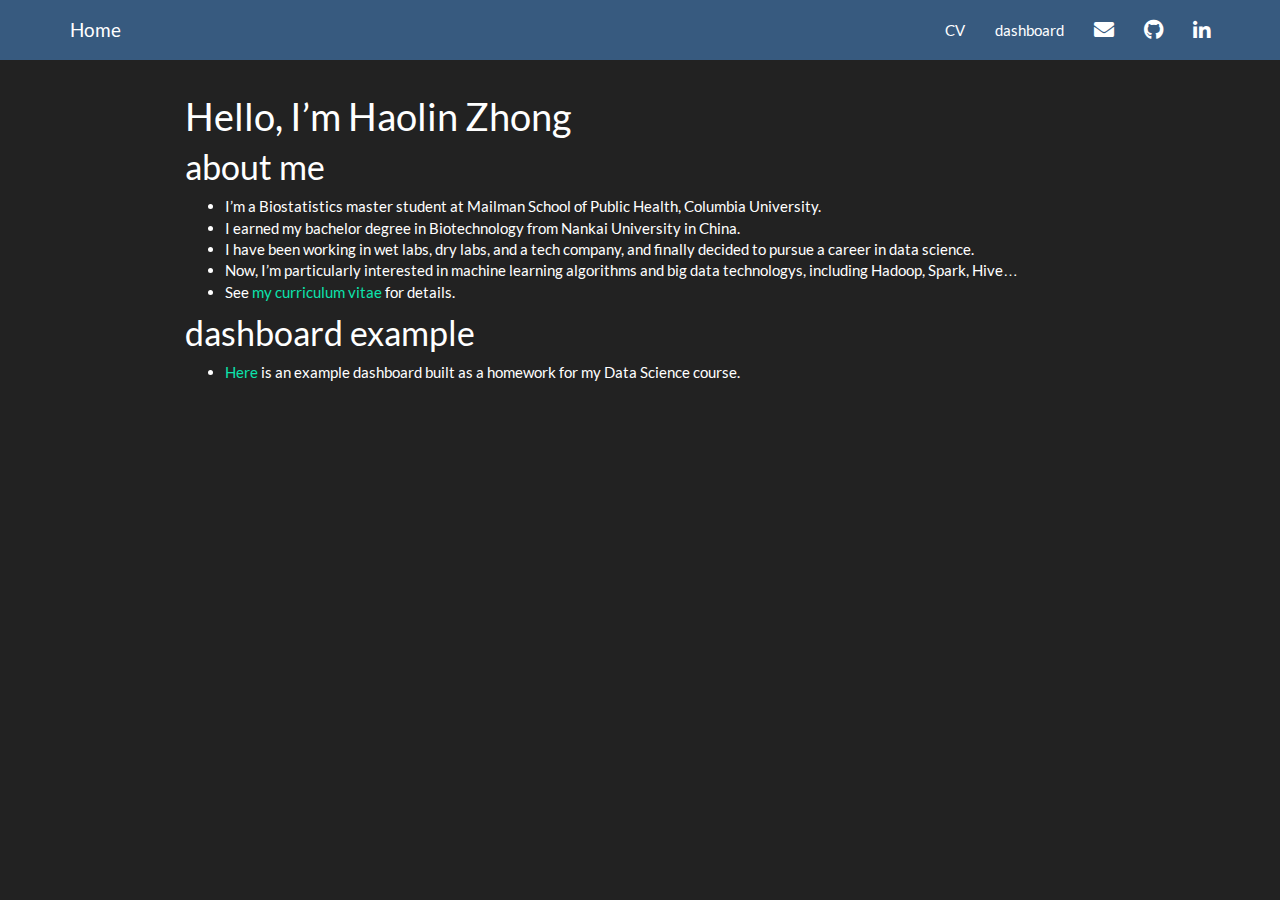
<file: index.html>
<!DOCTYPE html>

<html>

<head>

<meta charset="utf-8" />
<meta name="generator" content="pandoc" />
<meta http-equiv="X-UA-Compatible" content="IE=EDGE" />




<title>Hello, I’m Haolin Zhong</title>

<script src="site_libs/header-attrs-2.10/header-attrs.js"></script>
<script src="site_libs/jquery-1.11.3/jquery.min.js"></script>
<meta name="viewport" content="width=device-width, initial-scale=1" />
<link href="site_libs/bootstrap-3.3.5/css/darkly.min.css" rel="stylesheet" />
<script src="site_libs/bootstrap-3.3.5/js/bootstrap.min.js"></script>
<script src="site_libs/bootstrap-3.3.5/shim/html5shiv.min.js"></script>
<script src="site_libs/bootstrap-3.3.5/shim/respond.min.js"></script>
<style>h1 {font-size: 34px;}
       h1.title {font-size: 38px;}
       h2 {font-size: 30px;}
       h3 {font-size: 24px;}
       h4 {font-size: 18px;}
       h5 {font-size: 16px;}
       h6 {font-size: 12px;}
       code {color: inherit; background-color: rgba(0, 0, 0, 0.04);}
       pre:not([class]) { background-color: white }</style>
<script src="site_libs/navigation-1.1/tabsets.js"></script>
<link href="site_libs/highlightjs-9.12.0/default.css" rel="stylesheet" />
<script src="site_libs/highlightjs-9.12.0/highlight.js"></script>
<link href="site_libs/font-awesome-5.1.0/css/all.css" rel="stylesheet" />
<link href="site_libs/font-awesome-5.1.0/css/v4-shims.css" rel="stylesheet" />

<style type="text/css">
  code{white-space: pre-wrap;}
  span.smallcaps{font-variant: small-caps;}
  span.underline{text-decoration: underline;}
  div.column{display: inline-block; vertical-align: top; width: 50%;}
  div.hanging-indent{margin-left: 1.5em; text-indent: -1.5em;}
  ul.task-list{list-style: none;}
    </style>

<style type="text/css">code{white-space: pre;}</style>
<script type="text/javascript">
if (window.hljs) {
  hljs.configure({languages: []});
  hljs.initHighlightingOnLoad();
  if (document.readyState && document.readyState === "complete") {
    window.setTimeout(function() { hljs.initHighlighting(); }, 0);
  }
}
</script>








<style type = "text/css">
.main-container {
  max-width: 940px;
  margin-left: auto;
  margin-right: auto;
}
img {
  max-width:100%;
}
.tabbed-pane {
  padding-top: 12px;
}
.html-widget {
  margin-bottom: 20px;
}
button.code-folding-btn:focus {
  outline: none;
}
summary {
  display: list-item;
}
pre code {
  padding: 0;
}
</style>


<style type="text/css">
.dropdown-submenu {
  position: relative;
}
.dropdown-submenu>.dropdown-menu {
  top: 0;
  left: 100%;
  margin-top: -6px;
  margin-left: -1px;
  border-radius: 0 6px 6px 6px;
}
.dropdown-submenu:hover>.dropdown-menu {
  display: block;
}
.dropdown-submenu>a:after {
  display: block;
  content: " ";
  float: right;
  width: 0;
  height: 0;
  border-color: transparent;
  border-style: solid;
  border-width: 5px 0 5px 5px;
  border-left-color: #cccccc;
  margin-top: 5px;
  margin-right: -10px;
}
.dropdown-submenu:hover>a:after {
  border-left-color: #adb5bd;
}
.dropdown-submenu.pull-left {
  float: none;
}
.dropdown-submenu.pull-left>.dropdown-menu {
  left: -100%;
  margin-left: 10px;
  border-radius: 6px 0 6px 6px;
}
</style>

<script type="text/javascript">
// manage active state of menu based on current page
$(document).ready(function () {
  // active menu anchor
  href = window.location.pathname
  href = href.substr(href.lastIndexOf('/') + 1)
  if (href === "")
    href = "index.html";
  var menuAnchor = $('a[href="' + href + '"]');

  // mark it active
  menuAnchor.tab('show');

  // if it's got a parent navbar menu mark it active as well
  menuAnchor.closest('li.dropdown').addClass('active');

  // Navbar adjustments
  var navHeight = $(".navbar").first().height() + 15;
  var style = document.createElement('style');
  var pt = "padding-top: " + navHeight + "px; ";
  var mt = "margin-top: -" + navHeight + "px; ";
  var css = "";
  // offset scroll position for anchor links (for fixed navbar)
  for (var i = 1; i <= 6; i++) {
    css += ".section h" + i + "{ " + pt + mt + "}\n";
  }
  style.innerHTML = "body {" + pt + "padding-bottom: 40px; }\n" + css;
  document.head.appendChild(style);
});
</script>

<!-- tabsets -->

<style type="text/css">
.tabset-dropdown > .nav-tabs {
  display: inline-table;
  max-height: 500px;
  min-height: 44px;
  overflow-y: auto;
  border: 1px solid #ddd;
  border-radius: 4px;
}

.tabset-dropdown > .nav-tabs > li.active:before {
  content: "";
  font-family: 'Glyphicons Halflings';
  display: inline-block;
  padding: 10px;
  border-right: 1px solid #ddd;
}

.tabset-dropdown > .nav-tabs.nav-tabs-open > li.active:before {
  content: "&#xe258;";
  border: none;
}

.tabset-dropdown > .nav-tabs.nav-tabs-open:before {
  content: "";
  font-family: 'Glyphicons Halflings';
  display: inline-block;
  padding: 10px;
  border-right: 1px solid #ddd;
}

.tabset-dropdown > .nav-tabs > li.active {
  display: block;
}

.tabset-dropdown > .nav-tabs > li > a,
.tabset-dropdown > .nav-tabs > li > a:focus,
.tabset-dropdown > .nav-tabs > li > a:hover {
  border: none;
  display: inline-block;
  border-radius: 4px;
  background-color: transparent;
}

.tabset-dropdown > .nav-tabs.nav-tabs-open > li {
  display: block;
  float: none;
}

.tabset-dropdown > .nav-tabs > li {
  display: none;
}
</style>

<!-- code folding -->




</head>

<body>


<div class="container-fluid main-container">




<div class="navbar navbar-default  navbar-fixed-top" role="navigation">
  <div class="container">
    <div class="navbar-header">
      <button type="button" class="navbar-toggle collapsed" data-toggle="collapse" data-target="#navbar">
        <span class="icon-bar"></span>
        <span class="icon-bar"></span>
        <span class="icon-bar"></span>
      </button>
      <a class="navbar-brand" href="index.html">Home</a>
    </div>
    <div id="navbar" class="navbar-collapse collapse">
      <ul class="nav navbar-nav">
        
      </ul>
      <ul class="nav navbar-nav navbar-right">
        <li>
  <a href="resume.html">CV</a>
</li>
<li>
  <a href="dashboard.html">dashboard</a>
</li>
<li>
  <a href="mailto:&lt;hz2771@columbia.edu&gt;">
    <span class="fa fa-envelope fa-lg"></span>
     
  </a>
</li>
<li>
  <a href="http://github.com/HaolinZhong/">
    <span class="fa fa-github fa-lg"></span>
     
  </a>
</li>
<li>
  <a href="https://www.linkedin.com/in/haolin-zhong-266307203/">
    <span class="fa fa-linkedin fa-lg"></span>
     
  </a>
</li>
      </ul>
    </div><!--/.nav-collapse -->
  </div><!--/.container -->
</div><!--/.navbar -->

<div id="header">



<h1 class="title toc-ignore">Hello, I’m Haolin Zhong</h1>

</div>


<div id="about-me" class="section level1">
<h1>about me</h1>
<ul>
<li>I’m a Biostatistics master student at Mailman School of Public Health, Columbia University.</li>
<li>I earned my bachelor degree in Biotechnology from Nankai University in China.</li>
<li>I have been working in wet labs, dry labs, and a tech company, and finally decided to pursue a career in data science.</li>
<li>Now, I’m particularly interested in machine learning algorithms and big data technologys, including Hadoop, Spark, Hive…</li>
<li>See <a href="resume.html">my curriculum vitae</a> for details.</li>
</ul>
</div>
<div id="dashboard-example" class="section level1">
<h1>dashboard example</h1>
<ul>
<li><a href="dashboard.html">Here</a> is an example dashboard built as a homework for my Data Science course.</li>
</ul>
</div>




</div>

<script>

// add bootstrap table styles to pandoc tables
function bootstrapStylePandocTables() {
  $('tr.odd').parent('tbody').parent('table').addClass('table table-condensed');
}
$(document).ready(function () {
  bootstrapStylePandocTables();
});


</script>

<!-- tabsets -->

<script>
$(document).ready(function () {
  window.buildTabsets("TOC");
});

$(document).ready(function () {
  $('.tabset-dropdown > .nav-tabs > li').click(function () {
    $(this).parent().toggleClass('nav-tabs-open');
  });
});
</script>

<!-- code folding -->


<!-- dynamically load mathjax for compatibility with self-contained -->
<script>
  (function () {
    var script = document.createElement("script");
    script.type = "text/javascript";
    script.src  = "https://mathjax.rstudio.com/latest/MathJax.js?config=TeX-AMS-MML_HTMLorMML";
    document.getElementsByTagName("head")[0].appendChild(script);
  })();
</script>

</body>
</html>
</file>
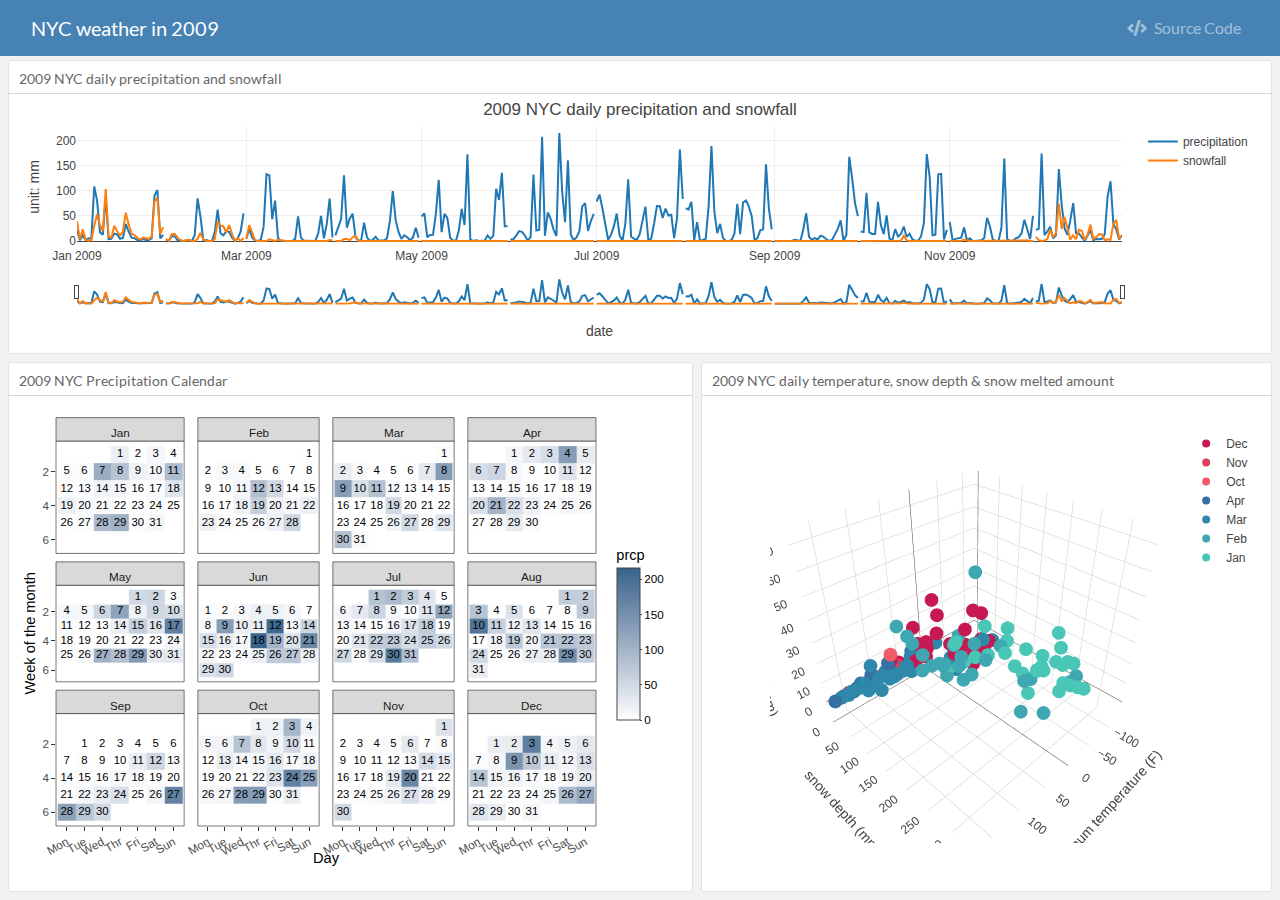
<file: dashboard.html>
<!DOCTYPE html>
<html xmlns="http://www.w3.org/1999/xhtml">
<head>

<meta charset="utf-8">
<meta http-equiv="Content-Type" content="text/html; charset=utf-8" />
<meta name="generator" content="pandoc" />



<title>NYC weather in 2009</title>

<meta property="og:title" content="NYC weather in 2009" />

<meta name='viewport' content='width=device-width, initial-scale=1.0, maximum-scale=1.0, user-scalable=no' />

<link rel="icon" href="data:image/x-icon;" type="image/x-icon">


<script type="text/javascript">
window.FlexDashboardComponents = [];
</script>

<script id="flexdashboard-navbar" type="application/json">
[{"title":"Source Code","icon":"fa-code","href":"source_embed","align":"right"}]
</script>
<script src="site_libs/header-attrs-2.10/header-attrs.js"></script>
<script src="site_libs/jquery-3.6.0/jquery-3.6.0.min.js"></script>
<meta name="viewport" content="width=device-width, initial-scale=1, shrink-to-fit=no" />
<link href="site_libs/bootstrap-4.6.0/bootstrap.min.css" rel="stylesheet" />
<script src="site_libs/bootstrap-4.6.0/bootstrap.bundle.min.js"></script>
<link href="site_libs/_Lato-0.4.0/font.css" rel="stylesheet" />
<script src="site_libs/bs3compat-0.3.0/transition.js"></script>
<script src="site_libs/bs3compat-0.3.0/tabs.js"></script>
<script src="site_libs/bs3compat-0.3.0/bs3compat.js"></script>
<script src="site_libs/stickytableheaders-0.1.19/jquery.stickytableheaders.min.js"></script>
<link href="site_libs/font-awesome-5.1.0/css/all.css" rel="stylesheet" />
<link href="site_libs/font-awesome-5.1.0/css/v4-shims.css" rel="stylesheet" />
<link href="site_libs/featherlight-1.3.5/featherlight.min.css" rel="stylesheet" />
<script src="site_libs/featherlight-1.3.5/featherlight.min.js"></script>
<link href="site_libs/prism-1.4.1/prism.css" rel="stylesheet" />
<script src="site_libs/prism-1.4.1/prism.js"></script>
<script src="site_libs/htmlwidgets-1.5.4/htmlwidgets.js"></script>
<script src="site_libs/plotly-binding-4.10.0/plotly.js"></script>
<script src="site_libs/typedarray-0.1/typedarray.min.js"></script>
<link href="site_libs/crosstalk-1.1.1/css/crosstalk.css" rel="stylesheet" />
<script src="site_libs/crosstalk-1.1.1/js/crosstalk.min.js"></script>
<link href="site_libs/plotly-htmlwidgets-css-2.5.1/plotly-htmlwidgets.css" rel="stylesheet" />
<script src="site_libs/plotly-main-2.5.1/plotly-latest.min.js"></script>
<style type="text/css">

/*
 Dashboard CSS from Keen IO Dashboards
 (https://github.com/keen/dashboards)
*/

body {
  background: #f2f2f2;
  padding: 60px 0 0 8px; /* padding-top overridden by theme */
}

body hr {
  border-color: #d7d7d7;
  margin: 10px 0;
}

.navbar-inverse .navbar-nav > li > a,
.navbar .navbar-brand {
  text-decoration: none;
}

.navbar-logo {
  margin-top: 1px;
}

.navbar-logo img {
  margin-right: 12px;
}

.navbar-author {
  margin-left: 10px;
  font-size: 15px;
}

.navbar .dropdown-menu .fa {
  min-width: 20px;
}

.navbar .dropdown-menu {
  min-width: 150px;
  max-height: 500px;
  overflow: auto;
}

.chart-wrapper,
.nav-tabs-custom,
.sbframe-commentary
{
  background: #fff;
  border: 1px solid #e2e2e2;
  border-radius: 3px;
  margin-bottom: 8px;
  margin-right: 8px;
}

.chart-title {
  border-bottom: 1px solid #d7d7d7;
  color: #666;
  font-size: 14px;
  font-weight: 300;
  padding: 7px 10px 4px;
}

.chart-wrapper .chart-title:empty {
  display: none;
}

.chart-wrapper .chart-stage {
  overflow: hidden;
  padding: 5px 10px;
  position: relative;
}

.chart-wrapper .chart-notes {
  background: #fbfbfb;
  border-top: 1px solid #e2e2e2;
  color: #808080;
  font-size: 12px;
  padding: 8px 10px 5px;
}

/*
 CSS for handling flexbox layout
*/

#dashboard-container {
  visibility: hidden;
}

.tab-content>.dashboard-page-wrapper.active {
  display: -webkit-box;
  display: -webkit-flex;
  display: -ms-flexbox;
  display: flex;
}

.dashboard-page-wrapper {
  display: -webkit-box;
  display: -webkit-flex;
  display: -ms-flexbox;
  display: flex;
  -webkit-box-orient: vertical;
  -webkit-box-direction: normal;
  -webkit-flex-direction: column;
      -ms-flex-direction: column;
          flex-direction: column;
}

.dashboard-row-orientation {
  display: -webkit-box;
  display: -webkit-flex;
  display: -ms-flexbox;
  display: flex;
  -webkit-box-orient: vertical;
  -webkit-box-direction: normal;
  -webkit-flex-direction: column;
      -ms-flex-direction: column;
          flex-direction: column;
}

.dashboard-row {
  display: -webkit-box;
  display: -webkit-flex;
  display: -ms-flexbox;
  display: flex;
  -webkit-box-orient: horizontal;
  -webkit-box-direction: normal;
  -webkit-flex-direction: row;
      -ms-flex-direction: row;
          flex-direction: row;
}

.dashboard-row-flex {
  -webkit-box-flex: 1;
  -webkit-flex: 1;
      -ms-flex: 1;
          flex: 1;
}

.dashboard-column-orientation {
  display: -webkit-box;
  display: -webkit-flex;
  display: -ms-flexbox;
  display: flex;
  -webkit-box-orient: horizontal;
  -webkit-box-direction: normal;
  -webkit-flex-direction: row;
      -ms-flex-direction: row;
          flex-direction: row;
}

.dashboard-column {
  -webkit-box-flex: 1;
  -webkit-flex: 1;
      -ms-flex: 1;
          flex: 1;
  display: -webkit-box;
  display: -webkit-flex;
  display: -ms-flexbox;
  display: flex;
  -webkit-box-orient: vertical;
  -webkit-box-direction: normal;
  -webkit-flex-direction: column;
      -ms-flex-direction: column;
          flex-direction: column;
}

.chart-wrapper-flex {
  -webkit-box-flex: 1;
  -webkit-flex: 1;
      -ms-flex: 1;
          flex: 1;
  display: -webkit-box;
  display: -webkit-flex;
  display: -ms-flexbox;
  display: flex;
  -webkit-box-orient: vertical;
  -webkit-box-direction: normal;
  -webkit-flex-direction: column;
      -ms-flex-direction: column;
          flex-direction: column;
}

.chart-stage-flex {
  -webkit-box-flex: 1;
  -webkit-flex: 1;
      -ms-flex: 1;
          flex: 1;
  position: relative;
}

.chart-shim {
  position: absolute;
  left: 8px; top: 8px; right: 8px; bottom: 8px;
}

.no-padding .chart-shim {
  left: 0; top: 0; right: 0; bottom: 0;
}

.flowing-content-shim {
  overflow: auto;
  left: 0; top: 0; right: 0; bottom: 0;
  padding-left: 8px;
  padding-right: 8px;
}

.flowing-content-container {
  padding-top: 8px;
  padding-bottom: 8px;
}

.chart-stage .table-bordered {
  border: none;
}

.chart-stage .table-bordered > tbody > tr > th,
.chart-stage .table-bordered > tfoot > tr > th,
.chart-stage .table-bordered > tbody > tr > td,
.chart-stage .table-bordered > tfoot > tr > td {
  border: none;
}

.chart-stage .table-bordered > tbody > tr > td {
  border-top: 1px solid #dddddd;
}

.chart-stage .table-bordered > thead > tr > th {
  border: none;
  border-bottom: 2px solid #dddddd;
}

.bootstrap-table table>thead {
  background-color: #fff;
}

.bootstrap-table table.data,
.bootstrap-table table.shiny-table {
  width: inherit !important;
}

.bootstrap-table table.data>tbody>tr>th,
.bootstrap-table table.shiny-table>tbody>tr>th {
  border-top: none;
  border-bottom: 2px solid #dddddd;
  padding: 5px;
}

.bootstrap-table .data td[align=right] {
  font-family: inherit;
}

.chart-wrapper form {
  padding-left: 5px;
  padding-right: 5px;
}

.shiny-input-container label {
  font-weight: normal;
}

.chart-stage .html-widget {
  width: 100% !important;
  height: 100% !important;
}

.chart-stage .html-widget-static-bound {
  width: 100% !important;
  height: 100% !important;
}

.chart-stage .shiny-bound-output {
  width: 100% !important;
  height: 100% !important;
}

/* Omit display of empty paragraphs */

.chart-shim>p:empty {
  display: none;
}

.chart-stage>p:empty {
  display: none;
}

/* Omit display of special knitr options div*/

.chart-stage .knitr-options {
  display: none;
}

/* Automatically resizing images */

.image-container {
  position: absolute;
  top: 0;
  left: 0;
  right: 0;
  bottom: 0;
  margin: 0;
}

.image-container img {
  opacity: 0;
  overflow: hidden;
}

/* Value box */

.value-box {
  border-radius: 2px;
  position: relative;
  display: block;
  margin-right: 8px;
  margin-bottom: 8px;
  box-shadow: 0 1px 1px rgba(0, 0, 0, 0.1);
}

.value-box > .inner {
  padding: 10px;
  padding-left: 20px;
  padding-right: 20px;
}

.value-box .value {
  font-size: 38px;
  font-weight: bold;
  margin: 0 0 3px 0;
  white-space: nowrap;
  padding: 0;
}

.value-box .caption {
  font-size: 15px;
}
.value-box .caption > small {
  display: block;
  font-size: 13px;
  margin-top: 5px;
}

.value-box .icon i {
  position: absolute;
  top: 15px;
  right: 15px;
  font-size: 80px;
  color: rgba(0, 0, 0, 0.15);
}

.linked-value:hover {
  cursor: pointer;
}

.value-box.linked-value:hover {
  box-shadow: 0 2px 2px rgba(0, 0, 0, 0.3);
}

/* STORYBOARD */

.storyboard-nav button {
  background: transparent;
  border: 0;
  opacity: .3;
  outline: none;
  padding: 0;
}

.storyboard-nav button:hover,
.storyboard-nav button:hover {
  opacity: .5;
}

.storyboard-nav button:disabled,
.storyboard-nav button:disabled {
  opacity: .1;
}

.storyboard-nav .sbnext,
.storyboard-nav .sbprev {
  float: left;
  width: 2%;
  height: 120px;
  font-size: 50px;
}

.storyboard-nav .sbprev {
  text-align: left;
  width: 2%;
}

.storyboard-nav .sbnext {
  float: right;
  text-align: right;
  margin-right: 8px;
}

.storyboard-nav .sbframelist {
  margin: 0 auto;
  width: 94%;
  height: 120px;
  overflow: hidden;
  text-shadow: none;
  margin-bottom: 8px;
}

.storyboard-nav .sbframelist ul {
  list-style: none;
  margin: 0;
  padding: 0;
  height: 100%;
}

.storyboard-nav .sbframelist ul li {
  float: left;
  width: 270px;
  height: 100%;
  padding: 10px 10px 10px 10px;
  margin-right: 8px;
  background: #fff;
  border: 1px solid #e2e2e2;
  border-radius: 3px;
  color: #3a3c47;
  text-align: left;
  font-size: 14px;
  cursor: pointer;
}

.storyboard-nav .sbframelist ul li:last-child {
  margin-right: 0px;
}

.storyboard-nav .sbframelist ul li.active {
  color: #fff;
  background: #B8B8B8;
}

.sbframe-commentary {
  width: 300px;
  background: #fbfbfb;
  font-size: 14px;
}

.sbframe-commentary ul {
  padding-left: 22px;
}

.sbframe.active {
  display: flex;
}

.sbframe:not(.active) {
  display: none;
}

/* NAV TABS */

.nav-tabs-custom > .nav-tabs {
  margin: 0;
  border-bottom: 1px solid #d7d7d7;
  color: #666;
  font-size: 14px;
  font-weight: 300;
  border-top-right-radius: 3px;
  border-top-left-radius: 3px;
}
.nav-tabs-custom > .nav-tabs > li {
  border-top: 3px solid transparent;
  margin-bottom: -1px;
  margin-right: 5px;
}
.nav-tabs-custom > .nav-tabs > li > a,
.nav-tabs-custom > .nav-tabs > li > a:active {
  color: #666;
  font-weight: 300;
  font-size: 14px;
  border-radius: 0;
  padding: 3px 10px 5px;
  text-transform: none;
}

.nav-tabs-custom > .nav-tabs > li:not(.active) > a {
  border-bottom-color: transparent;
}

.nav-tabs-custom > .nav-tabs > li > a.text-muted {
  color: #999;
}
.nav-tabs-custom > .nav-tabs > li > a,
.nav-tabs-custom > .nav-tabs > li > a:hover {
  background: transparent;
  margin: 0;
}
.nav-tabs-custom > .nav-tabs > li > a:hover {
  color: #999;
}
.nav-tabs-custom > .nav-tabs > li:not(.active) > a:hover,
.nav-tabs-custom > .nav-tabs > li:not(.active) > a:focus,
.nav-tabs-custom > .nav-tabs > li:not(.active) > a:active {
  border-color: transparent;
}
.nav-tabs-custom > .nav-tabs > li.active {
  border-top-color: #3c8dbc;
}
.nav-tabs-custom > .nav-tabs > li.active > a,
.nav-tabs-custom > .nav-tabs > li.active:hover > a {
  background-color: #fff;
  color: #666;
}
.nav-tabs-custom > .nav-tabs > li.active > a {
  border-top-color: transparent;
  border-left-color: #d7d7d7;
  border-right-color: #d7d7d7;
}
.nav-tabs-custom > .nav-tabs > li:first-of-type {
  margin-left: 0;
}
.nav-tabs-custom > .nav-tabs > li:first-of-type.active > a {
  border-left-color: transparent;
}
.nav-tabs-custom > .nav-tabs.pull-right {
  float: none !important;
}
.nav-tabs-custom > .nav-tabs.pull-right > li {
  float: right;
}
.nav-tabs-custom > .nav-tabs.pull-right > li:first-of-type {
  margin-right: 0;
}
.nav-tabs-custom > .nav-tabs.pull-right > li:first-of-type > a {
  border-left-width: 1px;
}
.nav-tabs-custom > .nav-tabs.pull-right > li:first-of-type.active > a {
  border-left-color: #d7d7d7;
  border-right-color: transparent;
}
.nav-tabs-custom > .nav-tabs > li.header {
  line-height: 35px;
  padding: 0 10px;
  font-size: 20px;
  color: #666;
}
.nav-tabs-custom > .nav-tabs > li.header > .fa,
.nav-tabs-custom > .nav-tabs > li.header > .glyphicon,
.nav-tabs-custom > .nav-tabs > li.header > .ion {
  margin-right: 5px;
}
.nav-tabs-custom > .tab-content {
  background: #fff;
  padding: 0;
  border-bottom-right-radius: 3px;
  border-bottom-left-radius: 3px;
  display: -webkit-box;
  display: -webkit-flex;
  display: -ms-flexbox;
  display: flex;
}

.nav-tabs-custom > .tab-content > .chart-wrapper {
  background: #fff;
  border: none;
  margin: 0;
}


.nav-tabs-custom > .tab-content > .active {
  display: -webkit-box;
  display: -webkit-flex;
  display: -ms-flexbox;
  display: flex;
}

.nav-tabs-custom .dropdown.open > a:active,
.nav-tabs-custom .dropdown.open > a:focus {
  background: transparent;
  color: #999;
}


@media (max-width: 767px) {
  .value-box {
    text-align: center;
    margin-right: 8px;
  }
  .value-box .icon {
    display: none;
  }
}

/* Fixed position sidebar */

.section.sidebar {
  position: fixed;
  top: 51px; /* overridden by theme */
  left: 0;
  bottom: 0;
  border-right: 1px solid #e2e2e2;
  background-color: white; /* overridden by theme */
  padding-left: 10px;
  padding-right: 10px;
  visibility: hidden;
  overflow: auto;
}

.section.sidebar form p:first-child {
  margin-top: 10px;
}

/* Embedded source code */

#flexdashboard-source-code {
  display: none;
}

.featherlight-content #flexdashboard-source-code {
  display: inline-block;
}

.featherlight-content {
  width: 80%;
  max-width: 800px;
  padding: 0 !important;
  border-bottom: none !important;
}

.featherlight:last-of-type {
  background: rgba(0, 0, 0, 0.7);
}

.featherlight-inner {
  width: 100%;
}

.featherlight-content pre {
  margin: 0;
  border: 0;
  background: #fff;
  font-size: 12px;
}

.unselectable {
  -ms-user-select: none;
  -webkit-user-select: none;
  -khtml-user-select: none;
  -moz-user-select: -moz-none;
  -o-user-select: none;
  user-select: none;
}

#flexdashboard-source-code code {
  -ms-user-select: text;
  -webkit-user-select: text;
  -khtml-user-select: text;
  -moz-user-select: text;
  -o-user-select: text;
  user-select: text;
}

/* DataTables Tweaks */

.dataTables_filter input[type="search"] {
  -webkit-appearance: searchfield;
  outline: none;
}

.dataTables_wrapper.no-footer
.dataTables_info {
  padding-top: 0;
}


table.dataTable thead th {
  border-bottom: 1px solid #d7d7d7;
}

.dataTables_wrapper.no-footer .dataTables_scrollBody {
  border-bottom: 1px solid #d7d7d7;
}

/* Mobile phone only CSS */

.desktop-layout div.section.mobile {
  display: none;
}

.mobile-layout div.section.no-mobile {
  display: none;
}

.mobile-figure {
  display: none;
}



@media only screen and (min-width: 768px) {
html, body {
  height: 100%;
}

#dashboard-container {
  height: 100%;
}
}
</style>



</head>

<body>

<div class="navbar navbar-inverse navbar-fixed-top" role="navigation">
<div class="container-fluid">
<div class="navbar-header">

<button id="navbar-button" type="button" class="navbar-toggle collapsed" data-toggle="collapse" data-target="#navbar">
<span class="icon-bar"></span>
<span class="icon-bar"></span>
<span class="icon-bar"></span>
</button>

<span class="navbar-logo pull-left">
  
</span>
<span class="navbar-brand">
  NYC weather in 2009
  <span class="navbar-author">
        </span>
</span>

</div>
<div id="navbar" class="navbar-collapse collapse">
<ul class="nav navbar-nav navbar-left">
</ul>
<ul class="nav navbar-nav navbar-right">
</ul>
</div><!--/.nav-collapse-->
</div><!--/.container-->
</div><!--/.navbar-->

<script type="text/javascript">


var FlexDashboard = (function () {

  // initialize options
  var _options = {};

  var FlexDashboard = function() {

    // default options
    _options = $.extend(_options, {
      theme: "cosmo",
      fillPage: false,
      orientation: 'columns',
      storyboard: false,
      defaultFigWidth: 576,
      defaultFigHeight: 461,
      defaultFigWidthMobile: 360,
      defaultFigHeightMobile: 461,
      isMobile: false,
      isPortrait: false,
      resize_reload: true
    });
  };

  function init(options) {

    // extend default options
    $.extend(true, _options, options);

    // add ids to sections that don't have them (pandoc won't assign ids
    // to e.g. sections with titles consisting of only chinese characters)
    var nextId = 1;
    $('.level1:not([id]),.level2:not([id]),.level3:not([id])').each(function() {
      $(this).attr('id', 'dashboard-' + nextId++);
    });

    // find navbar items
    var navbarItems = $('#flexdashboard-navbar');
    if (navbarItems.length)
      navbarItems = JSON.parse(navbarItems.html());
    addNavbarItems(navbarItems);

    // find the main dashboard container
    var dashboardContainer = $('#dashboard-container');

    // resolve mobile classes
    resolveMobileClasses(dashboardContainer);

    // one time global initialization for components
    componentsInit(dashboardContainer);

    // look for a global sidebar
    var globalSidebar = dashboardContainer.find(".section.level1.sidebar");
    if (globalSidebar.length > 0) {

      // global layout for fullscreen displays
      if (!isMobilePhone()) {

         // hoist it up to the top level
         globalSidebar.insertBefore(dashboardContainer);

         // lay it out (set width/positions)
         layoutSidebar(globalSidebar, dashboardContainer);

      // tuck sidebar into first page for mobile phones
      } else {

        // convert it into a level3 section
        globalSidebar.removeClass('sidebar');
        globalSidebar.removeClass('level1');
        globalSidebar.addClass('level3');
        var h1 = globalSidebar.children('h1');
        var h3 = $('<h3></h3>');
        h3.append(h1.contents());
        h3.insertBefore(h1);
        h1.detach();

        // move it into the first page
        var page = dashboardContainer.find('.section.level1').first();
        if (page.length > 0)
          page.prepend(globalSidebar);
      }
    }

    // look for pages to layout
    var pages = $('div.section.level1');
    if (pages.length > 0) {

        // find the navbar and collapse on clicked
        var navbar = $('#navbar');
        navbar.on("click", "a[data-toggle!=dropdown]", null, function () {
           navbar.collapse('hide');
        });

        // envelop the dashboard container in a tab content div
        dashboardContainer.wrapInner('<div class="tab-content"></div>');

        pages.each(function(index) {

          // lay it out
          layoutDashboardPage($(this));

          // add it to the navbar
          addToNavbar($(this), index === 0);

        });

    } else {

      // remove the navbar and navbar button if we don't
      // have any navbuttons
      if (navbarItems.length === 0) {
        $('#navbar').remove();
        $('#navbar-button').remove();
      }

      // add the storyboard class if requested
      if (_options.storyboard)
        dashboardContainer.addClass('storyboard');

      // layout the entire page
      layoutDashboardPage(dashboardContainer);
    }

    // if we are in shiny we need to trigger a window resize event to
    // force correct layout of shiny-bound-output elements
    if (isShinyDoc())
      $(window).trigger('resize');

    // make main components visible
    $('.section.sidebar').css('visibility', 'visible');
    dashboardContainer.css('visibility', 'visible');

    // handle location hash
    handleLocationHash();

    // intialize prism highlighting
    initPrismHighlighting();

    // record mobile and orientation state then register a handler
    // to refresh if resize_reload is set to true and it changes
    _options.isMobile = isMobilePhone();
    _options.isPortrait = isPortrait();
    if (_options.resize_reload) {
      $(window).on('resize', function() {
        if (_options.isMobile !== isMobilePhone() ||
            _options.isPortrait !== isPortrait()) {
          window.location.reload();
        }
      });
    } else {
      // if in desktop mode and resizing to mobile, make sure the heights are 100%
      // This enforces what `fillpage.css` does for "wider" pages.
      // Since we are not reloading once the page becomes small, we need to force the height to 100%
      // This is a new situation introduced when `_options.resize_reload` is `false`
      if (! _options.isMobile) {
        // only add if `fillpage.css` was added in the first place
        if (_options.fillPage) {
          // fillpage.css
          $("html,body,#dashboard").css("height", "100%");
        }
      }
    }
    // trigger layoutcomplete event
    dashboardContainer.trigger('flexdashboard:layoutcomplete');
  }

  function resolveMobileClasses(dashboardContainer) {
     // add top level layout class
    dashboardContainer.addClass(isMobilePhone() ? 'mobile-layout' :
                                                  'desktop-layout');

    // look for .mobile sections and add .no-mobile to their peers
    var mobileSections = $('.section.mobile');
    mobileSections.each(function() {
       var id = $(this).attr('id');
       var nomobileId = id.replace(/-\d+$/, '');
       $('#' + nomobileId).addClass('no-mobile');
    });
  }

  function addNavbarItems(navbarItems) {

    var navbarLeft = $('ul.navbar-left');
    var navbarRight = $('ul.navbar-right');

    for (var i = 0; i<navbarItems.length; i++) {

      // get the item
      var item = navbarItems[i];

      // determine the container
      var container = null;
      if (item.align === "left")
        container = navbarLeft;
      else
        container = navbarRight;

      // navbar menu if we have multiple items
      if (item.items) {
        var menu = navbarMenu(null, item.icon, item.title, container);
        for (var j = 0; j<item.items.length; j++) {
          var subItem = item.items[j];
          var li = $('<li></li>');
          li.append(navbarLink(subItem.icon, subItem.title, subItem.href, subItem.target));
          menu.append(li);
        }
      } else {
        var li = $('<li></li>');
        li.append(navbarLink(item.icon, item.title, item.href, item.target));
        container.append(li);
      }
    }
  }

  // create or get a reference to an existing dropdown menu
  function navbarMenu(id, icon, title, container) {
    var existingMenu = [];
    if (id)
      existingMenu = container.children('#' + id);
    if (existingMenu.length > 0) {
      return existingMenu.children('ul');
    } else {
      var li = $('<li></li>');
      if (id)
        li.attr('id', id);
      li.addClass('dropdown');
      // auto add "Share" title on mobile if necessary
      if (!title && icon && (icon === "fa-share-alt") && isMobilePhone())
        title = "Share";
      if (title) {
        title = title + ' <span class="caret"></span>';
      }
      var a = navbarLink(icon, title, "#");
      a.addClass('dropdown-toggle');
      a.attr('data-toggle', 'dropdown');
      a.attr('role', 'button');
      a.attr('aria-expanded', 'false');
      li.append(a);
      var ul = $('<ul class="dropdown-menu"></ul>');
      ul.attr('role', 'menu');
      li.append(ul);
      container.append(li);
      return ul;
    }
  }

  function addToNavbar(page, active) {

    // capture the id and data-icon attribute (if any)
    var id = page.attr('id');
    var icon = page.attr('data-icon');
    var navmenu = page.attr('data-navmenu');

    // get hidden state (transfer this to navbar)
    var hidden = page.hasClass('hidden');
    page.removeClass('hidden');

    // sanitize the id for use with bootstrap tabs
    id = id.replace(/[.\/?&!#<>]/g, '').replace(/\s/g, '_');
    page.attr('id', id);

    // get the wrapper
    var wrapper = page.closest('.dashboard-page-wrapper');

    // move the id to the wrapper
    page.removeAttr('id');
    wrapper.attr('id', id);

    // add the tab-pane class to the wrapper
    wrapper.addClass('tab-pane');
    if (active)
      wrapper.addClass('active');

    // get a reference to the h1, discover its inner contens, then detach it
    var h1 = wrapper.find('h1').first();
    var title = h1.contents();
    h1.detach();

    // create a navbar item
    var li = $('<li></li>');
    var a = navbarLink(icon, title, '#' + id);
    a.attr('data-toggle', 'tab');
    li.append(a);

    // add it to the navbar (or navbar menu if specified)
    var container = $('ul.navbar-left');
    if (navmenu) {
      var menuId = navmenu.replace(/\s+/g, '');
      var menu = navbarMenu(menuId, null, navmenu, container);
      menu.append(li);
    } else {
      container.append(li);
    }

    // hide it if requested
    if (hidden)
      li.addClass('hidden');
  }

  function navbarLink(icon, title, href, target) {

    var a = $('<a></a>');
    if (icon) {

      // get the name of the icon set and icon
      var dashPos = icon.indexOf("-");
      var iconSet = null;
      var iconSplit = icon.split(" ");
      if (iconSplit.length > 1) {
        iconSet = iconSplit[0];
        icon = iconSplit.slice(1).join(" ");
      } else {
        iconSet = icon.substring(0, dashPos);
      }
      var iconName = icon.substring(dashPos + 1);

      // create the icon
      var iconElement = $('<span class="' + iconSet + ' ' + icon + '"></span>');
      if (title)
        iconElement.css('margin-right', '7px');
      a.append(iconElement);
      // if href is null see if we can auto-generate based on icon (e.g. social)
      if (!href)
        maybeGenerateLinkFromIcon(iconName, a);
    }
    if (title)
      a.append(title);

    // add the href.
    if (href) {
      if (href === "source_embed") {
        a.attr('href', '#');
        a.attr('data-featherlight', "#flexdashboard-source-code");
        a.featherlight({
            beforeOpen: function(event){
              $('body').addClass('unselectable');
            },
            afterClose: function(event){
              $('body').removeClass('unselectable');
            }
        });
      } else {
        a.attr('href', href);
      }
    }

    // add the arget
    if (target)
      a.attr('target', target);

    return a;
  }

  // auto generate a link from an icon name (e.g. twitter) when possible
  function maybeGenerateLinkFromIcon(iconName, a) {

     var serviceLinks = {
      "twitter": "https://twitter.com/share?text=" + encodeURIComponent(document.title) + "&url="+encodeURIComponent(location.href),
      "facebook": "https://www.facebook.com/sharer/sharer.php?s=100&p[url]="+encodeURIComponent(location.href),
      "google-plus": "https://plus.google.com/share?url="+encodeURIComponent(location.href),
      "linkedin": "https://www.linkedin.com/shareArticle?mini=true&url="+encodeURIComponent(location.href) + "&title=" + encodeURIComponent(document.title),
      "pinterest": "https://pinterest.com/pin/create/link/?url="+encodeURIComponent(location.href) + "&description=" + encodeURIComponent(document.title)
    };

    var makeSocialLink = function(a, href) {
      a.attr('href', '#');
      a.on('click', function(e) {
        e.preventDefault();
        window.open(href);
      });
    };

    $.each(serviceLinks, function(key, value) {
      if (iconName.indexOf(key) !== -1)
        makeSocialLink(a, value);
    });
  }

  // layout a dashboard page
  function layoutDashboardPage(page) {

    // use a page wrapper so that free form content above the
    // dashboard appears at the top rather than the side (as it
    // would without the wrapper in a column orientation)
    var wrapper = $('<div class="dashboard-page-wrapper"></div>');
    page.wrap(wrapper);

    // if there are no level2 or level3 headers synthesize a level3
    // header to contain the (e.g. frame it, scroll container, etc.)
    var headers = page.find('h2,h3');
    if (headers.length === 0)
      page.wrapInner('<div class="section level3"></div>');

    // hoist up any content before level 2 or level 3 headers
    var children = page.children();
    children.each(function(index) {
      if ($(this).hasClass('level2') || $(this).hasClass('level3'))
        return false;
      $(this).insertBefore(page);
    });

    // determine orientation and fillPage behavior for distinct media
    var orientation, fillPage, storyboard;

    // media: mobile phone
    if (isMobilePhone()) {

      // if there is a sidebar we need to ensure it's content
      // is properly framed as an h3
      var sidebar = page.find('.section.sidebar');
      sidebar.removeClass('sidebar');
      sidebar.wrapInner('<div class="section level3"></div>');
      var h2 = sidebar.find('h2');
      var h3 = $('<h3></h3>');
      h3.append(h2.contents());
      h3.insertBefore(h2);
      h2.detach();

      // wipeout h2 elements then enclose them in a single h2
      var level2 = page.find('div.section.level2');
      level2.each(function() {
        level2.children('h2').remove();
        level2.children().unwrap();
      });
      page.wrapInner('<div class="section level2"></div>');

      // substitute mobile images
      if (isPortrait()) {
        var mobileFigures = $('img.mobile-figure');
        mobileFigures.each(function() {
          // get the src (might be base64 encoded)
          var src = $(this).attr('src');

          // find it's peer
          var id = $(this).attr('data-mobile-figure-id');
          var img = $('img[data-figure-id=' + id + "]");
          img.attr('src', src)
             .attr('width', _options.defaultFigWidthMobile)
             .attr('height', _options.defaultFigHeightMobile);
        });
      }

      // hoist storyboard commentary into it's own section
      if (page.hasClass('storyboard')) {
        var commentaryHR = page.find('div.section.level3 hr');
        commentaryHR.each(function() {
          var commentary = $(this).nextAll().detach();
          var commentarySection = $('<div class="section level3"></div>');
          commentarySection.append(commentary);
          commentarySection.insertAfter($(this).closest('div.section.level3'));
          $(this).remove();
        });
      }

      // force a non full screen layout by columns
      orientation = _options.orientation = 'columns';
      fillPage = _options.fillPage = false;
      storyboard = _options.storyboard = false;

    // media: desktop
    } else {

      // determine orientation
      orientation = page.attr('data-orientation');
      if (orientation !== 'rows' && orientation != 'columns')
        orientation = _options.orientation;

      // determine storyboard mode
      storyboard = page.hasClass('storyboard');

      // fillPage based on options (force for storyboard)
      fillPage = _options.fillPage || storyboard;

      // handle sidebar
      var sidebar = page.find('.section.level2.sidebar');
      if (sidebar.length > 0)
        layoutSidebar(sidebar, page);
    }

    // give it and it's parent divs height: 100% if we are in fillPage mode
    if (fillPage) {
      page.addClass('vertical-layout-fill');
      page.css('height', '100%');
      page.parents('div').css('height', '100%');
    } else {
      page.addClass('vertical-layout-scroll');
    }

    // perform the layout
    if (storyboard)
      layoutPageAsStoryboard(page);
    else if (orientation === 'rows')
      layoutPageByRows(page, fillPage);
    else if (orientation === 'columns')
      layoutPageByColumns(page, fillPage);
  }

  function layoutSidebar(sidebar, content) {

    // get it out of the header hierarchy
    sidebar = sidebar.first();
    if (sidebar.hasClass('level1')) {
      sidebar.removeClass('level1');
      sidebar.children('h1').remove();
    } else if (sidebar.hasClass('level2')) {
      sidebar.removeClass('level2');
      sidebar.children('h2').remove();
    }

    // determine width
    var sidebarWidth = isTablet() ? 220 : 250;
    var dataWidth = parseInt(sidebar.attr('data-width'));
    if (dataWidth)
      sidebarWidth = dataWidth;

    // set the width and shift the page right to accomodate the sidebar
    sidebar.css('width', sidebarWidth + 'px');
    content.css('padding-left', sidebarWidth + 'px');

    // wrap it's contents in a form
    sidebar.wrapInner($('<form></form>'));
  }

  function layoutPageAsStoryboard(page) {

    // create storyboard navigation
    var nav = $('<div class="storyboard-nav"></div>');

    // add navigation buttons
    var prev = $('<button class="sbprev"><i class="fa fa-angle-left"></i></button>');
    nav.append(prev);
    var next= $('<button class="sbnext"><i class="fa fa-angle-right"></i></button>');
    nav.append(next);

    // add navigation frame
    var frameList = $('<div class="sbframelist"></div>');
    nav.append(frameList);
    var ul = $('<ul></ul>');
    frameList.append(ul);

     // find all the level3 sections (those are the storyboard frames)
    var frames = page.find('div.section.level3');
    frames.each(function() {

      // mark it
      $(this).addClass('sbframe');

      // divide it into chart content and (optional) commentary
      $(this).addClass('dashboard-column-orientation');

      // stuff the chart into it's own div w/ flex
      $(this).wrapInner('<div class="sbframe-component"></div>');
      setFlex($(this), 1);
      var frame = $(this).children('.sbframe-component');

      // extract the title from the h3
      var li = $('<li></li>');
      var h3 = frame.children('h3');
      li.append(h3.contents());
      h3.detach();
      ul.append(li);

      // extract commentary
      var hr = frame.children('hr');
      if (hr.length) {
        var commentary = hr.nextAll().detach();
        hr.remove();
        var commentaryFrame = $('<div class="sbframe-commentary"></div>');
        commentaryFrame.addClass('flowing-content-shim');
        commentaryFrame.addClass('flowing-content-container');
        commentaryFrame.append(commentary);
        $(this).append(commentaryFrame);

        // look for a data-commentary-width attribute
        var commentaryWidth = $(this).attr('data-commentary-width');
        if (commentaryWidth)
          commentaryFrame.css('width', commentaryWidth + 'px');
      }

      // layout the chart (force flex)
      var result = layoutChart(frame, true);

      // ice the notes if there are none
      if (!result.notes)
        frame.find('.chart-notes').remove();

      // set flex on chart
      setFlex(frame, 1);
    });

    // create a div to hold all the frames
    var frameContent = $('<div class="sbframe-content"></div>');
    frameContent.addClass('dashboard-row-orientation');
    frameContent.append(frames.detach());

    // row orientation to stack nav and frame content
    page.addClass('dashboard-row-orientation');
    page.append(nav);
    page.append(frameContent);
    setFlex(frameContent, 1);

    // initialize sly
    var sly = new Sly(frameList, {
    		horizontal: true,
    		itemNav: 'basic',
    		smart: true,
    		activateOn: 'click',
    		startAt: 0,
    		scrollBy: 1,
    		activatePageOn: 'click',
    		speed: 200,
    		moveBy: 600,
    		dragHandle: true,
    		dynamicHandle: true,
    		clickBar: true,
    		keyboardNavBy: 'items',
    		next: next,
    		prev: prev
    	}).init();

    // make first frame active
    frames.removeClass('active');
    frames.first().addClass('active');

    // subscribe to frame changed events
    sly.on('active', function (eventName, itemIndex) {
      frames.removeClass('active');
      frames.eq(itemIndex).addClass('active')
                          .trigger('shown');
    });
  }

  function layoutPageByRows(page, fillPage) {

    // row orientation
    page.addClass('dashboard-row-orientation');

    // find all the level2 sections (those are the rows)
    var rows = page.find('div.section.level2');

    // if there are no level2 sections then treat the
    // entire page as if it's a level 2 section
    if (rows.length === 0) {
      page.wrapInner('<div class="section level2"></div>');
      rows = page.find('div.section.level2');
    }

    rows.each(function () {

      // flags
      var haveNotes = false;
      var haveFlexHeight = true;

      // remove the h2
      $(this).children('h2').remove();

      // check for a tabset
      var isTabset = $(this).hasClass('tabset');
      if (isTabset)
        layoutTabset($(this));

      // give it row layout semantics if it's not a tabset
      if (!isTabset)
        $(this).addClass('dashboard-row');

      // find all of the level 3 subheads
      var columns = $(this).find('div.section.level3');

      // determine figureSizes sizes
      var figureSizes = chartFigureSizes(columns);

      // fixup the columns
      columns.each(function(index) {

        // layout the chart (force flex if we are in a tabset)
        var result = layoutChart($(this), isTabset);

        // update flexHeight state
        if (!result.flex)
          haveFlexHeight = false;

        // update state
        if (result.notes)
          haveNotes = true;

        // set the column flex based on the figure width
        // (value boxes will just get the default figure width)
        var chartWidth = figureSizes[index].width;
        setFlex($(this), chartWidth + ' ' + chartWidth + ' 0px');

      });

      // remove empty chart note divs
      if (isTabset)
        $(this).find('.chart-notes').filter(function() {
            return $(this).html() === "&nbsp;";
        }).remove();
      if (!haveNotes)
        $(this).find('.chart-notes').remove();

       // make it a flexbox row
      if (haveFlexHeight)
        $(this).addClass('dashboard-row-flex');

      // now we can set the height on all the wrappers (based on maximum
      // figure height + room for title and notes, or data-height on the
      // container if specified). However, don't do this if there is
      // no flex on any of the constituent columns
      var flexHeight = null;
      var dataHeight = parseInt($(this).attr('data-height'));
      if (dataHeight)
        flexHeight = adjustedHeight(dataHeight, columns.first());
      else if (haveFlexHeight)
        flexHeight = maxChartHeight(figureSizes, columns);
      if (flexHeight) {
        if (fillPage)
          setFlex($(this), flexHeight + ' ' + flexHeight + ' 0px');
        else {
          $(this).css('height', flexHeight + 'px');
          setFlex($(this), '0 0 ' + flexHeight + 'px');
        }
      }

    });
  }

  function layoutPageByColumns(page, fillPage) {

    // column orientation
    page.addClass('dashboard-column-orientation');

    // find all the level2 sections (those are the columns)
    var columns = page.find('div.section.level2');

    // if there are no level2 sections then treat the
    // entire page as if it's a level 2 section
    if (columns.length === 0) {
      page.wrapInner('<div class="section level2"></div>');
      columns = page.find('div.section.level2');
    }

    // layout each column
    columns.each(function (index) {

      // remove the h2
      $(this).children('h2').remove();

      // make it a flexbox column
      $(this).addClass('dashboard-column');

      // check for a tabset
      var isTabset = $(this).hasClass('tabset');
      if (isTabset)
        layoutTabset($(this));

      // find all the h3 elements
      var rows = $(this).find('div.section.level3');

      // get the figure sizes for the rows
      var figureSizes = chartFigureSizes(rows);

      // column flex is the max row width (or data-width if specified)
      var flexWidth;
      var dataWidth = parseInt($(this).attr('data-width'));
      if (dataWidth)
        flexWidth = dataWidth;
      else
        flexWidth = maxChartWidth(figureSizes);
      setFlex($(this), flexWidth + ' ' + flexWidth + ' 0px');

      // layout each chart
      rows.each(function(index) {

        // perform the layout
        var result = layoutChart($(this), false);

        // ice the notes if there are none
        if (!result.notes)
          $(this).find('.chart-notes').remove();

        // set flex height based on figHeight, then adjust
        if (result.flex) {
          var chartHeight = figureSizes[index].height;
          chartHeight = adjustedHeight(chartHeight, $(this));
          if (fillPage)
            setFlex($(this), chartHeight + ' ' + chartHeight + ' 0px');
          else {
            $(this).css('height', chartHeight + 'px');
            setFlex($(this), chartHeight + ' ' + chartHeight + ' ' + chartHeight + 'px');
          }
        }
      });
    });
  }

  function chartFigureSizes(charts) {

    // sizes
    var figureSizes = new Array(charts.length);

    // check each chart
    charts.each(function(index) {

      // start with default
      figureSizes[index] = {
        width: _options.defaultFigWidth,
        height: _options.defaultFigHeight
      };

      // look for data-height or data-width then knit options
      var dataWidth = parseInt($(this).attr('data-width'));
      var dataHeight = parseInt($(this).attr('data-height'));
      var knitrOptions = $(this).find('.knitr-options:first');
      var knitrWidth, knitrHeight;
      if (knitrOptions) {
        knitrWidth = parseInt(knitrOptions.attr('data-fig-width'));
        knitrHeight =  parseInt(knitrOptions.attr('data-fig-height'));
      }

      // width
      if (dataWidth)
        figureSizes[index].width = dataWidth;
      else if (knitrWidth)
        figureSizes[index].width = knitrWidth;

      // height
      if (dataHeight)
        figureSizes[index].height = dataHeight;
      else if (knitrHeight)
        figureSizes[index].height = knitrHeight;
    });

    // return sizes
    return figureSizes;
  }

  function maxChartHeight(figureSizes, charts) {

    // first compute the maximum height
    var maxHeight = _options.defaultFigHeight;
    for (var i = 0; i<figureSizes.length; i++)
      if (figureSizes[i].height > maxHeight)
        maxHeight = figureSizes[i].height;

    // now add offests for chart title and chart notes
    if (charts.length)
      maxHeight = adjustedHeight(maxHeight, charts.first());

    return maxHeight;
  }

  function adjustedHeight(height, chart) {
    if (chart.length > 0) {
      var chartTitle = chart.find('.chart-title');
      if (chartTitle.length)
        height += chartTitle.first().outerHeight();
      var chartNotes = chart.find('.chart-notes');
      if (chartNotes.length)
        height += chartNotes.first().outerHeight();
    }
    return height;
  }

  function maxChartWidth(figureSizes) {
    var maxWidth = _options.defaultFigWidth;
    for (var i = 0; i<figureSizes.length; i++)
      if (figureSizes[i].width > maxWidth)
        maxWidth = figureSizes[i].width;
    return maxWidth;
  }

  // layout a chart
  function layoutChart(chart, forceFlex) {

    // state to return
    var result = {
      notes: false,
      flex: false
    };

    // extract the title
    var title = extractTitle(chart);

    // find components that apply to this container
    var components = componentsFind(chart);

    // if it's a custom component then call it and return
    var customComponents = componentsCustom(components);
    if (customComponents.length) {
      componentsLayout(customComponents, title, chart);
      result.notes = false;
      result.flex = forceFlex || componentsFlex(customComponents);
      return result;
    }

    // put all the content in a chart wrapper div
    chart.addClass('chart-wrapper');
    chart.wrapInner('<div class="chart-stage"></div>');
    var chartContent = chart.children('.chart-stage');

    // flex the content if appropriate
    result.flex = forceFlex || componentsFlex(components);
    if (result.flex) {
      // add flex classes
      chart.addClass('chart-wrapper-flex');
      chartContent.addClass('chart-stage-flex');

      // additional shim to break out of flexbox sizing
      chartContent.wrapInner('<div class="chart-shim"></div>');
      chartContent = chartContent.children('.chart-shim');
    }

    // set custom data-padding attribute
    var pad = chart.attr('data-padding');
    if (pad) {
      if (pad === "0")
        chart.addClass('no-padding');
      else {
        pad = pad + 'px';
        chartContent.css('left', pad)
                    .css('top', pad)
                    .css('right', pad)
                    .css('bottom', pad)
      }
    }

    // call compoents
    componentsLayout(components, title, chartContent);

    // also activate components on shiny output
    findShinyOutput(chartContent).on('shiny:value',
      function(event) {
        var element = $(event.target);
        setTimeout(function() {

          // see if we opted out of flex based on our output (for shiny
          // we can't tell what type of output we have until after the
          // value is bound)
          var components = componentsFind(element);
          var flex = forceFlex || componentsFlex(components);
          if (!flex) {
            chart.css('height', "");
            setFlex(chart, "");
            chart.removeClass('chart-wrapper-flex');
            chartContent.removeClass('chart-stage-flex');
            chartContent.children().unwrap();
          }

          // perform layout
          componentsLayout(components, title, element.parent());
        }, 10);
      });

    // add the title
    var chartTitle = $('<div class="chart-title"></div>');
    chartTitle.append(title);
    chart.prepend(chartTitle);

    // add the notes section
    var chartNotes = $('<div class="chart-notes"></div>');
    chartNotes.html('&nbsp;');
    chart.append(chartNotes);

    // attempt to extract notes if we have a component
    if (components.length)
      result.notes = extractChartNotes(chartContent, chartNotes);

    // return result
    return result;
  }

  // build a tabset from a section div with the .tabset class
  function layoutTabset(tabset) {

    // check for fade option
    var fade = tabset.hasClass("tabset-fade");
    var navClass = "nav-tabs";

    // determine the heading level of the tabset and tabs
    var match = tabset.attr('class').match(/level(\d) /);
    if (match === null)
      return;
    var tabsetLevel = Number(match[1]);
    var tabLevel = tabsetLevel + 1;

    // find all subheadings immediately below
    var tabs = tabset.find("div.section.level" + tabLevel);
    if (!tabs.length)
      return;

    // create tablist and tab-content elements
    var tabList = $('<ul class="nav ' + navClass + '" role="tablist"></ul>');
    $(tabs[0]).before(tabList);
    var tabContent = $('<div class="tab-content"></div>');
    $(tabs[0]).before(tabContent);

    // build the tabset
    tabs.each(function(i) {

      // get the tab div
      var tab = $(tabs[i]);

      // get the id then sanitize it for use with bootstrap tabs
      var id = tab.attr('id');

      // sanitize the id for use with bootstrap tabs
      id = id.replace(/[.\/?&!#<>]/g, '').replace(/\s/g, '_');
      tab.attr('id', id);

      // get the heading element within it and grab it's text
      var heading = tab.find('h' + tabLevel + ':first');
      var headingDom = heading.contents();

      // build and append the tab list item
      var a = $('<a role="tab" data-toggle="tab"></a>');
      a.append(headingDom);
      a.attr('href', '#' + id);
      a.attr('aria-controls', id);
      var li = $('<li role="presentation"></li>');
      li.append(a);
      if (i === 0)
        li.attr('class', 'active');
      tabList.append(li);

      // set it's attributes
      tab.attr('role', 'tabpanel');
      tab.addClass('tab-pane');
      tab.addClass('tabbed-pane');
      tab.addClass('no-title');
      if (fade)
        tab.addClass('fade');
      if (i === 0) {
        tab.addClass('active');
        if (fade)
          tab.addClass('in');
      }

      // move it into the tab content div
      tab.detach().appendTo(tabContent);
    });

    // add nav-tabs-custom
    tabset.addClass('nav-tabs-custom');

    // internal layout is dashboard-column with tab-content flexing
    tabset.addClass('dashboard-column');
    setFlex(tabContent, 1);
  }

  // one time global initialization for components
  function componentsInit(dashboardContainer) {
    for (var i=0; i<window.FlexDashboardComponents.length; i++) {
      var component = window.FlexDashboardComponents[i];
      if (component.init)
        component.init(dashboardContainer);
    }
  }

  // find components that apply within a container
  function componentsFind(container) {

    // look for components
    var components = [];
    for (var i=0; i<window.FlexDashboardComponents.length; i++) {
      var component = window.FlexDashboardComponents[i];
      if (component.find(container).length)
        components.push(component);
    }

    // if there were none then use a special flowing content component
    // that just adds a scrollbar in fillPage mode
    if (components.length == 0) {
      components.push({
        find: function(container) {
          return container;
        },

        flex: function(fillPage) {
          return fillPage;
        },

        layout: function(title, container, element, fillPage) {
          if (fillPage) {
            container.addClass('flowing-content-shim');
            container.addClass('flowing-content-container');
          }
        }
      });
    }

    return components;
  }

  // if there is a custom component then pick it out
  function componentsCustom(components) {
    var customComponent = [];
    for (var i=0; i<components.length; i++)
      if (components[i].type === "custom") {
        customComponent.push(components[i]);
        break;
      }
    return customComponent;
  }

  // query all components for flex
  function componentsFlex(components) {

    // no components at all means no flex
    if (components.length === 0)
      return false;

    // otherwise query components (assume true unless we see false)
    var isMobile = isMobilePhone();
    for (var i=0; i<components.length; i++)
      if (components[i].flex && !components[i].flex(_options.fillPage))
        return false;
    return true;
  }

  // layout all components
  function componentsLayout(components, title, container) {
    var isMobile = isMobilePhone();
    for (var i=0; i<components.length; i++) {
      var element = components[i].find(container);
      if (components[i].layout) {
        // call layout (don't call other components if it returns false)
        var result = components[i].layout(title, container, element, _options.fillPage);
        if (result === false)
          return;
      }
    }
  }

  // get a reference to the h3, discover it's inner html, and remove it
  function extractTitle(container) {
    var h3 = container.children('h3').first();
    var title = '';
    if (!container.hasClass('no-title'))
      title = h3.contents();
    h3.detach();
    return title;
  }

  // extract chart notes
  function extractChartNotes(chartContent, chartNotes) {
    // look for a terminating blockquote or image caption
    var blockquote = chartContent.children('blockquote:last-child');
    var caption = chartContent.children('div.image-container')
                              .children('p.caption');
    if (blockquote.length) {
      chartNotes.empty().append(blockquote.children('p:first-child').contents());
      blockquote.remove();
      return true;
    } else if (caption.length) {
      chartNotes.empty().append(caption.contents());
      caption.remove();
      return true;
    } else {
      return false;
    }
  }

  function findShinyOutput(chartContent) {
    return chartContent.find('.shiny-text-output, .shiny-html-output');
  }

  // safely detect rendering on a mobile phone
  function isMobilePhone() {
    try
    {
      return ! window.matchMedia("only screen and (min-width: 768px)").matches;
    }
    catch(e) {
      return false;
    }
  }

  function isFillPage() {
    return _options.fillPage;
  }

  // detect portrait mode
  function isPortrait() {
    return ($(window).width() < $(window).height());
  }

  // safely detect rendering on a tablet
  function isTablet() {
    try
    {
      return window.matchMedia("only screen and (min-width: 769px) and (max-width: 992px)").matches;
    }
    catch(e) {
      return false;
    }
  }

  // test whether this is a shiny doc
  function isShinyDoc() {
    return (typeof(window.Shiny) !== "undefined" && !!window.Shiny.outputBindings);
  }

  // set flex using vendor specific prefixes
  function setFlex(el, flex) {
    el.css('-webkit-box-flex', flex)
      .css('-webkit-flex', flex)
      .css('-ms-flex', flex)
      .css('flex', flex);
  }

  // support bookmarking of pages
  function handleLocationHash() {

    // restore tab/page from bookmark
    var hash = window.decodeURIComponent(window.location.hash);
    if (hash.length > 0)
      $('ul.nav a[href="' + hash + '"]').tab('show');
    FlexDashboardUtils.manageActiveNavbarMenu();

    // navigate to a tab when the history changes
    window.addEventListener("popstate", function(e) {
      var hash = window.decodeURIComponent(window.location.hash);
      var activeTab = $('ul.nav a[href="' + hash + '"]');
      if (activeTab.length) {
        activeTab.tab('show');
      } else {
        $('ul.nav a:first').tab('show');
      }
      FlexDashboardUtils.manageActiveNavbarMenu();
    });

    // add a hash to the URL when the user clicks on a tab/page
    $('.navbar-nav a[data-toggle="tab"]').on('click', function(e) {
      var baseUrl = FlexDashboardUtils.urlWithoutHash(window.location.href);
      var hash = FlexDashboardUtils.urlHash($(this).attr('href'));
      var href = baseUrl + hash;
      FlexDashboardUtils.setLocation(href);
    });

    // handle clicks of other links that should activate pages
    var navPages = $('ul.navbar-nav li a[data-toggle=tab]');
    navPages.each(function() {
      var href =  $(this).attr('href');
      var links = $('a[href="' + href + '"][data-toggle!=tab]');
      links.each(function() {
        $(this).on('click', function(e) {
          window.FlexDashboardUtils.showPage(href);
        });
      });
    });
  }

  // tweak Prism highlighting
  function initPrismHighlighting() {

    if (window.Prism) {
      Prism.languages.insertBefore('r', 'comment', {
        'heading': [
          {
            // title 1
        	  // =======

        	  // title 2
        	  // -------
        	  pattern: /\w+.*(?:\r?\n|\r)(?:====+|----+)/,
            alias: 'operator'
          },
          {
            // ### title 3
            pattern: /(^\s*)###[^#].+/m,
            lookbehind: true,
            alias: 'operator'
          }
        ]
      });

      // prism highlight
      Prism.highlightAll();
    }
  }


  // get theme color
  var themeColors = {
    bootstrap: {
      primary: "rgba(51, 122, 183, 0.4)",
      info: "rgb(217, 237, 247)",
      success: "rgb(223, 240, 216)",
      warning: "rgb(252, 248, 227)",
      danger: "rgb(242, 222, 222)"
    },
    cerulean: {
      primary: "rgb(47, 164, 231)",
      info: "rgb(217, 237, 247)",
      success: "rgb(223, 240, 216)",
      warning: "rgb(252, 248, 227)",
      danger: "rgb(242, 222, 222)"
    },
    journal: {
      primary: "rgba(235, 104, 100, 0.70)",
      info: "rgb(217, 237, 247)",
      success: "rgb(223, 240, 216)",
      warning: "rgb(252, 248, 227)",
      danger: "rgb(242, 222, 222)"
    },
    flatly: {
      primary: "rgba(44, 62, 80, 0.70)",
      info: "rgba(52, 152, 219, 0.70)",
      success: "rgba(24, 188, 156, 0.70)",
      warning: "rgba(243, 156, 18, 0.70)",
      danger: "rgba(231, 76, 60, 0.70)"
    },
    readable: {
      primary: "rgba(69, 130, 236, 0.4)",
      info: "rgb(217, 237, 247)",
      success: "rgb(223, 240, 216)",
      warning: "rgb(252, 248, 227)",
      danger: "rgb(242, 222, 222)"
    },
    spacelab: {
      primary: "rgba(68, 110, 155, 0.25)",
      info: "rgb(217, 237, 247)",
      success: "rgb(223, 240, 216)",
      warning: "rgb(252, 248, 227)",
      danger: "rgb(242, 222, 222)"
    },
    united: {
      primary: "rgba(221, 72, 20, 0.30)",
      info: "rgb(217, 237, 247)",
      success: "rgb(223, 240, 216)",
      warning: "rgb(252, 248, 227)",
      danger: "rgb(242, 222, 222)"
    },
    cosmo: {
      primary: "rgba(39, 128, 227, 0.7)",
      info: "rgba(153, 84, 187, 0.7)",
      success: "rgba(63, 182, 24, 0.7)",
      warning: "rgba(255, 117, 24, 0.7)",
      danger: "rgba(255, 0, 57, 0.7)"
    },
    lumen: {
      primary: "rgba(21, 140, 186, 0.70)",
      info: "rgba(117, 202, 235, 0.90)",
      success: "rgba(40, 182, 44, 0.70)",
      warning: "rgba(255, 133, 27, 0.70)",
      danger: "rgba(255, 65, 54, 0.70)"
    },
    paper: {
      primary: "rgba(33, 150, 243, 0.35)",
      info: "rgb(225, 190, 231)",
      success: "rgb(223, 240, 216)",
      warning: "rgb(255, 224, 178)",
      danger: "rgb(249, 189, 187)"
    },
    sandstone: {
      primary: "rgba(50, 93, 136, 0.3)",
      info: "rgb(217, 237, 247)",
      success: "rgb(223, 240, 216)",
      warning: "rgb(252, 248, 227)",
      danger: "rgb(242, 222, 222)"
    },
    simplex: {
      primary: "rgba(217, 35, 15, 0.25)",
      info: "rgb(217, 237, 247)",
      success: "rgb(223, 240, 216)",
      warning: "rgb(252, 248, 227)",
      danger: "rgb(242, 222, 222)"
    },
    yeti: {
      primary: "rgba(0, 140, 186, 0.298039)",
      info: "rgb(217, 237, 247)",
      success: "rgb(223, 240, 216)",
      warning: "rgb(252, 248, 227)",
      danger: "rgb(242, 222, 222)"
    }
  }
  function themeColor(color) {
    return themeColors[_options.theme][color];
  }

  FlexDashboard.prototype = {
    constructor: FlexDashboard,
    init: init,
    isMobilePhone: isMobilePhone,
    isFillPage: isFillPage,
    themeColor: themeColor
  };

  return FlexDashboard;

})();

// utils
window.FlexDashboardUtils = {
  resizableImage: function(img) {
    var src = img.attr('src');
    var url = 'url("' + src + '")';
    img.parent().css('background', url)
                .css('background-size', 'contain')
                .css('background-repeat', 'no-repeat')
                .css('background-position', 'center')
                .addClass('image-container');
  },
  setLocation: function(href) {
    if (history && history.pushState) {
      history.pushState(null, null, href);
    } else {
      window.location.replace(href);
    }
    setTimeout(function() {
        window.scrollTo(0, 0);
    }, 10);
    this.manageActiveNavbarMenu();
  },
  showPage: function(href) {
    $('ul.navbar-nav li a[href="' + href + '"]').tab('show');
    var baseUrl = this.urlWithoutHash(window.location.href);
    var loc = baseUrl + href;
    this.setLocation(loc);
  },
  showLinkedValue: function(href) {
    // check for a page link
    if ($('ul.navbar-nav li a[data-toggle=tab][href="' + href + '"]').length > 0)
      this.showPage(href);
    else
      window.open(href);
  },
  urlWithoutHash: function(url) {
    var hashLoc = url.indexOf('#');
    if (hashLoc != -1)
      return url.substring(0, hashLoc);
    else
      return url;
  },
  urlHash: function(url) {
    var hashLoc = url.indexOf('#');
    if (hashLoc != -1)
      return url.substring(hashLoc);
    else
      return "";
  },
  manageActiveNavbarMenu: function () {
    // remove active from anyone currently active
    $('.navbar ul.nav').find('li').removeClass('active');
    // find the active tab
    var activeTab = $('.dashboard-page-wrapper.tab-pane.active');
    if (activeTab.length > 0) {
      var tabId = activeTab.attr('id');
      if (tabId)
        $(".navbar ul.nav a[href='#" + tabId + "']").parents('li').addClass('active');
    }
  }
};

window.FlexDashboard = new FlexDashboard();

// empty content
window.FlexDashboardComponents.push({
  find: function(container) {
    if (container.find('p').length == 0)
      return container;
    else
      return $();
  }
})

// plot image
window.FlexDashboardComponents.push({

  find: function(container) {
    return container.children('p')
                    .children('img:only-child');
  },

  layout: function(title, container, element, fillPage) {
    FlexDashboardUtils.resizableImage(element);
  }
});

// plot image (figure style)
window.FlexDashboardComponents.push({

  find: function(container) {
    return container.children('div.figure').children('img');
  },

  layout: function(title, container, element, fillPage) {
    FlexDashboardUtils.resizableImage(element);
  }
});

// htmlwidget
window.FlexDashboardComponents.push({

  init: function(dashboardContainer) {
    // trigger "shown" after initial layout to force static htmlwidgets
    // in runtime: shiny to be resized after the dom has been transformed
    dashboardContainer.on('flexdashboard:layoutcomplete', function(event) {
      setTimeout(function() {
        dashboardContainer.trigger('shown');
      }, 200);
    });
  },

  find: function(container) {
    return container.children('div[id^="htmlwidget-"],div.html-widget');
  }
});

// gauge
window.FlexDashboardComponents.push({

  find: function(container) {
    return container.children('div.html-widget.gauge');
  },

  flex: function(fillPage) {
    return false;
  },

  layout: function(title, container, element, fillPage) {


  }

});

// shiny output
window.FlexDashboardComponents.push({
  find: function(container) {
    return container.children('div[class^="shiny-"]');
  }
});

// datatables
window.FlexDashboardComponents.push({
  find: function(container) {
    return container.find('.datatables');
  },
  flex: function(fillPage) {
    return fillPage;
  }
});

// bootstrap table
window.FlexDashboardComponents.push({

  find: function(container) {
    var bsTable = container.find('table.table');
    if (bsTable.length !== 0)
      return bsTable;
    else
      return container.find('tr.header').parent('thead').parent('table');
  },

  flex: function(fillPage) {
    return fillPage;
  },

  layout: function(title, container, element, fillPage) {

    // alias variables
    var bsTable = element;

    // fixup xtable generated tables with a proper thead
    var headerRow = bsTable.find('tbody > tr:first-child > th').parent();
    if (headerRow.length > 0) {
      var thead = $('<thead></thead>');
      bsTable.prepend(thead);
      headerRow.detach().appendTo(thead);
    }

    // improve appearance
    container.addClass('bootstrap-table');

    // for fill page provide scrolling w/ sticky headers
    if (fillPage) {
      // force scrollbar on overflow
      container.addClass('flowing-content-shim');

      // stable table headers when scrolling
      bsTable.stickyTableHeaders({
        scrollableArea: container
      });
    }
  }
});

// embedded shiny app
window.FlexDashboardComponents.push({

  find: function(container) {
    return container.find('iframe.shiny-frame');
  },

  flex: function(fillPage) {
    return fillPage;
  },

  layout: function(title, container, element, fillPage) {
    if (fillPage) {
      element.attr('height', '100%');
    } else {
      // provide default height if necessary
      var height = element.get(0).style.height;
      if (!height)
        height = element.attr('height');
      if (!height)
        element.attr('height', 500);
    }
  }
});

// shiny fillRow or fillCol
window.FlexDashboardComponents.push({

  find: function(container) {
    return container.find('.flexfill-container');
  },

  flex: function(fillPage) {
    return fillPage;
  },

  layout: function(title, container, element, fillPage) {
    if (fillPage)
      element.css('height', '100%');
    else {
      // provide default height if necessary
      var height = element.get(0).style.height;
      if (height === "100%" || height === "auto" || height === "initial" ||
          height === "inherit" || !height) {
        element.css('height', 500);
      }
    }
  }
});

// valueBox
window.FlexDashboardComponents.push({

  type: "custom",

  find: function(container) {
    if (container.find('span.value-output, .shiny-valuebox-output').length)
      return container;
    else
      return $();
  },

  flex: function(fillPage) {
    return false;
  },

  layout: function(title, container, element, fillPage) {

    // alias variables
    var chartTitle = title;
    var valueBox = element;

    // add value-box class to container
    container.addClass('value-box');

    // value paragraph
    var value = $('<p class="value"></p>');

    // if we have shiny-text-output then just move it in
    var valueOutputSpan = [];
    var shinyOutput = valueBox.find('.shiny-valuebox-output').detach();
    if (shinyOutput.length) {
      valueBox.children().remove();
      shinyOutput.html("&mdash;");
      value.append(shinyOutput);
    } else {
      // extract the value (remove leading vector index)
      var chartValue = valueBox.text().trim();
      chartValue = chartValue.replace("[1] ", "");
      valueOutputSpan = valueBox.find('span.value-output').detach();
      valueBox.children().remove();
      value.text(chartValue);
    }

    // caption
    var caption = $('<p class="caption"></p>');
    caption.append(chartTitle);

    // build inner div for value box and add it
    var inner = $('<div class="inner"></div>');
    inner.append(value);
    inner.append(caption);
    valueBox.append(inner);

    // add icon if specified
    var icon = $('<div class="icon"><i></i></div>');
    valueBox.append(icon);
    function setIcon(chartIcon) {
      var iconLib = "";
      var iconSplit = chartIcon.split(" ");
      if (iconSplit.length > 1) {
        iconLib = iconSplit[0];
        chartIcon = iconSplit.slice(1).join(" ");
      } else {
        var components = chartIcon.split("-");
        if (components.length > 1)
          iconLib = components[0];
      }
      icon.children('i').attr('class', iconLib + ' ' + chartIcon);
    }
    var chartIcon = valueBox.attr('data-icon');
    if (chartIcon)
      setIcon(chartIcon);

    // set color based on data-background if necessary
    var dataBackground = valueBox.attr('data-background');
    if (dataBackground)
      valueBox.css('background-color', bgColor);
    else {
      // default to bg-primary if no other background is specified
      if (!valueBox.hasClass('bg-primary') &&
          !valueBox.hasClass('bg-info') &&
          !valueBox.hasClass('bg-warning') &&
          !valueBox.hasClass('bg-success') &&
          !valueBox.hasClass('bg-danger')) {
        valueBox.addClass('bg-primary');
      }
    }

    // handle data attributes in valueOutputSpan
    function handleValueOutput(valueOutput) {

      // caption
      var dataCaption = valueOutput.attr('data-caption');
      if (dataCaption)
        caption.html(dataCaption);

      // icon
      var dataIcon = valueOutput.attr('data-icon');
      if (dataIcon)
        setIcon(dataIcon);

      // color
      var dataColor = valueOutput.attr('data-color');
      if (dataColor) {
        if (dataColor.indexOf('bg-') === 0) {
          valueBox.css('background-color', '');
          if (!valueBox.hasClass(dataColor)) {
             valueBox.removeClass('bg-primary bg-info bg-warning bg-danger bg-success');
             valueBox.addClass(dataColor);
          }
        } else {
          valueBox.removeClass('bg-primary bg-info bg-warning bg-danger bg-success');
          valueBox.css('background-color', dataColor);
        }
      }

      // url
      var dataHref = valueOutput.attr('data-href');
      if (dataHref) {
        valueBox.addClass('linked-value');
        valueBox.off('click.value-box');
        valueBox.on('click.value-box', function(e) {
          window.FlexDashboardUtils.showLinkedValue(dataHref);
        });
      }
    }

    // check for a valueOutputSpan
    if (valueOutputSpan.length > 0) {
      handleValueOutput(valueOutputSpan);
    }

    // if we have a shinyOutput then bind a listener to handle
    // new valueOutputSpan values
    shinyOutput.on('shiny:value',
      function(event) {
        var element = $(event.target);
        setTimeout(function() {
          var valueOutputSpan = element.find('span.value-output');
          if (valueOutputSpan.length > 0)
            handleValueOutput(valueOutputSpan);
        }, 10);
      }
    );
  }
});
</script>

<div id="dashboard-container">

<div id="row" class="section level2" data-height="350">
<h2>Row</h2>
<div id="nyc-daily-precipitation-and-snowfall" class="section level3">
<h3>2009 NYC daily precipitation and snowfall</h3>
<div class="knitr-options" data-fig-width="576" data-fig-height="460">

</div>
<div id="htmlwidget-68b10544d4d49dc06775" style="width:576px;height:460.8px;" class="plotly html-widget"></div>
<script type="application/json" data-for="htmlwidget-68b10544d4d49dc06775">{"x":{"visdat":{"747c64035774":["function () ","plotlyVisDat"]},"cur_data":"747c64035774","attrs":{"747c64035774":{"x":{},"alpha_stroke":1,"sizes":[10,100],"spans":[1,20],"y":{},"type":"scatter","mode":"lines","name":"precipitation","inherit":true},"747c64035774.1":{"x":{},"alpha_stroke":1,"sizes":[10,100],"spans":[1,20],"y":{},"type":"scatter","mode":"lines","name":"snowfall","inherit":true}},"layout":{"margin":{"b":40,"l":60,"t":25,"r":10},"title":"2009 NYC daily precipitation and snowfall","xaxis":{"domain":[0,1],"automargin":true,"rangeslider":{"type":"date"},"title":"date"},"yaxis":{"domain":[0,1],"automargin":true,"title":"unit: mm"},"hovermode":"closest","showlegend":true},"source":"A","config":{"modeBarButtonsToAdd":["hoverclosest","hovercompare"],"showSendToCloud":false},"data":[{"x":["2009-01-01","2009-01-02","2009-01-03","2009-01-04","2009-01-05","2009-01-06","2009-01-07","2009-01-08","2009-01-09","2009-01-10","2009-01-11","2009-01-12","2009-01-13","2009-01-14","2009-01-15","2009-01-16","2009-01-17","2009-01-18","2009-01-19","2009-01-20","2009-01-21","2009-01-22","2009-01-23","2009-01-24","2009-01-25","2009-01-26","2009-01-27","2009-01-28","2009-01-29","2009-01-30","2009-01-31",null,"2009-02-01","2009-02-02","2009-02-03","2009-02-04","2009-02-05","2009-02-06","2009-02-07","2009-02-08","2009-02-09","2009-02-10","2009-02-11","2009-02-12","2009-02-13","2009-02-14","2009-02-15","2009-02-16","2009-02-17","2009-02-18","2009-02-19","2009-02-20","2009-02-21","2009-02-22","2009-02-23","2009-02-24","2009-02-25","2009-02-26","2009-02-27","2009-02-28",null,"2009-03-01","2009-03-02","2009-03-03","2009-03-04","2009-03-05","2009-03-06","2009-03-07","2009-03-08","2009-03-09","2009-03-10","2009-03-11","2009-03-12","2009-03-13","2009-03-14","2009-03-15","2009-03-16","2009-03-17","2009-03-18","2009-03-19","2009-03-20","2009-03-21","2009-03-22","2009-03-23","2009-03-24","2009-03-25","2009-03-26","2009-03-27","2009-03-28","2009-03-29","2009-03-30","2009-03-31",null,"2009-04-01","2009-04-02","2009-04-03","2009-04-04","2009-04-05","2009-04-06","2009-04-07","2009-04-08","2009-04-09","2009-04-10","2009-04-11","2009-04-12","2009-04-13","2009-04-14","2009-04-15","2009-04-16","2009-04-17","2009-04-18","2009-04-19","2009-04-20","2009-04-21","2009-04-22","2009-04-23","2009-04-24","2009-04-25","2009-04-26","2009-04-27","2009-04-28","2009-04-29","2009-04-30",null,"2009-05-01","2009-05-02","2009-05-03","2009-05-04","2009-05-05","2009-05-06","2009-05-07","2009-05-08","2009-05-09","2009-05-10","2009-05-11","2009-05-12","2009-05-13","2009-05-14","2009-05-15","2009-05-16","2009-05-17","2009-05-18","2009-05-19","2009-05-20","2009-05-21","2009-05-22","2009-05-23","2009-05-24","2009-05-25","2009-05-26","2009-05-27","2009-05-28","2009-05-29","2009-05-30","2009-05-31",null,"2009-06-01","2009-06-02","2009-06-03","2009-06-04","2009-06-05","2009-06-06","2009-06-07","2009-06-08","2009-06-09","2009-06-10","2009-06-11","2009-06-12","2009-06-13","2009-06-14","2009-06-15","2009-06-16","2009-06-17","2009-06-18","2009-06-19","2009-06-20","2009-06-21","2009-06-22","2009-06-23","2009-06-24","2009-06-25","2009-06-26","2009-06-27","2009-06-28","2009-06-29","2009-06-30",null,"2009-07-01","2009-07-02","2009-07-03","2009-07-04","2009-07-05","2009-07-06","2009-07-07","2009-07-08","2009-07-09","2009-07-10","2009-07-11","2009-07-12","2009-07-13","2009-07-14","2009-07-15","2009-07-16","2009-07-17","2009-07-18","2009-07-19","2009-07-20","2009-07-21","2009-07-22","2009-07-23","2009-07-24","2009-07-25","2009-07-26","2009-07-27","2009-07-28","2009-07-29","2009-07-30","2009-07-31",null,"2009-08-01","2009-08-02","2009-08-03","2009-08-04","2009-08-05","2009-08-06","2009-08-07","2009-08-08","2009-08-09","2009-08-10","2009-08-11","2009-08-12","2009-08-13","2009-08-14","2009-08-15","2009-08-16","2009-08-17","2009-08-18","2009-08-19","2009-08-20","2009-08-21","2009-08-22","2009-08-23","2009-08-24","2009-08-25","2009-08-26","2009-08-27","2009-08-28","2009-08-29","2009-08-30","2009-08-31",null,"2009-09-01","2009-09-02","2009-09-03","2009-09-04","2009-09-05","2009-09-06","2009-09-07","2009-09-08","2009-09-09","2009-09-10","2009-09-11","2009-09-12","2009-09-13","2009-09-14","2009-09-15","2009-09-16","2009-09-17","2009-09-18","2009-09-19","2009-09-20","2009-09-21","2009-09-22","2009-09-23","2009-09-24","2009-09-25","2009-09-26","2009-09-27","2009-09-28","2009-09-29","2009-09-30",null,"2009-10-01","2009-10-02","2009-10-03","2009-10-04","2009-10-05","2009-10-06","2009-10-07","2009-10-08","2009-10-09","2009-10-10","2009-10-11","2009-10-12","2009-10-13","2009-10-14","2009-10-15","2009-10-16","2009-10-17","2009-10-18","2009-10-19","2009-10-20","2009-10-21","2009-10-22","2009-10-23","2009-10-24","2009-10-25","2009-10-26","2009-10-27","2009-10-28","2009-10-29","2009-10-30","2009-10-31",null,"2009-11-01","2009-11-02","2009-11-03","2009-11-04","2009-11-05","2009-11-06","2009-11-07","2009-11-08","2009-11-09","2009-11-10","2009-11-11","2009-11-12","2009-11-13","2009-11-14","2009-11-15","2009-11-16","2009-11-17","2009-11-18","2009-11-19","2009-11-20","2009-11-21","2009-11-22","2009-11-23","2009-11-24","2009-11-25","2009-11-26","2009-11-27","2009-11-28","2009-11-29","2009-11-30",null,"2009-12-01","2009-12-02","2009-12-03","2009-12-04","2009-12-05","2009-12-06","2009-12-07","2009-12-08","2009-12-09","2009-12-10","2009-12-11","2009-12-12","2009-12-13","2009-12-14","2009-12-15","2009-12-16","2009-12-17","2009-12-18","2009-12-19","2009-12-20","2009-12-21","2009-12-22","2009-12-23","2009-12-24","2009-12-25","2009-12-26","2009-12-27","2009-12-28","2009-12-29","2009-12-30","2009-12-31"],"y":[21.7272727272727,1.60919540229885,11.010752688172,1.93103448275862,5.29761904761905,4.61290322580645,109.164835164835,80.195652173913,17.1276595744681,12.6896551724138,88.7111111111111,3.54347826086957,4.22340425531915,14.741935483871,13.043956043956,4.45555555555556,6.18072289156626,34,18.9540229885057,6.59340659340659,5.5,1.96666666666667,1.16666666666667,3.75581395348837,1.98837209302326,1.89887640449438,5.01111111111111,90.9130434782609,101.989361702128,5.22826086956522,11.9885057471264,null,1.90697674418605,0.384615384615385,9.53191489361702,9.46315789473684,1.88421052631579,0.673684210526316,0,1.10112359550562,1.89473684210526,0.117021276595745,11.4526315789474,85.1212121212121,49.0761904761905,1.20618556701031,1.76595744680851,0,0,18.2315789473684,62.8247422680412,15.4848484848485,11.247311827957,19.546511627907,18.258064516129,6.7741935483871,0.175824175824176,5.85567010309278,18.6777777777778,55.1538461538462,null,4.88888888888889,23.7701149425287,7.53191489361702,0.425531914893617,0.0618556701030928,2.10526315789474,28.7065217391304,133.54347826087,131.134020618557,43.6310679611651,80.7920792079208,6.76,0.326315789473684,0,0,0,0,4.27,49.11,6.83,0.333333333333333,0.298969072164948,0.257731958762887,0,0.186274509803922,14.5148514851485,50.1666666666667,5.43564356435644,34.0505050505051,84.7676767676768,7.31067961165049,null,11.1941747572816,26.9333333333333,43.9056603773585,131.509615384615,26.5490196078431,44.6019417475728,54.7211538461538,8.43564356435644,0.833333333333333,1.67708333333333,36.6363636363636,7.44554455445545,0,2.27619047619048,8.57943925233645,1.28971962616822,0.452830188679245,0.759615384615385,5.54285714285714,40.1603773584906,99.6666666666667,41.5909090909091,18.2181818181818,4.04716981132075,11.4711538461538,7.55882352941176,1.68867924528302,6.7962962962963,26.462962962963,6.73584905660377,null,49.1121495327103,55.1869158878505,7.50943396226415,12.2358490566038,12.3761467889908,53.7452830188679,122.435185185185,17.7314814814815,54.2211538461538,46.3137254901961,6.11538461538461,1.2037037037037,0.688073394495413,20.7943925233645,64.0190476190476,32.0094339622642,173.330097087379,3.51428571428571,0,1.42056074766355,0.122641509433962,0,0.75,11.078431372549,4.31067961165049,10.3240740740741,104.296296296296,82.2056074766355,136.118181818182,29.1759259259259,29.7476635514019,null,2.85,3.5377358490566,10.7735849056604,19.803738317757,18.3076923076923,11.5445544554455,0.601941747572815,7.90384615384615,133.067307692308,20.9906542056075,22.6168224299065,208.471698113208,10.6761904761905,56.9708737864078,43.5961538461538,22.8396226415094,10,215.92380952381,98.7714285714286,37.5533980582524,161.098039215686,13.126213592233,1.82857142857143,6.96261682242991,19.625,69.2254901960784,75.6767676767677,20.26,39.95,54.3461538461538,null,78.981308411215,92.8545454545455,66.0550458715596,33.4579439252336,2.60576923076923,12.2952380952381,29.2314814814815,54.7962962962963,10.9142857142857,0.336448598130841,34.3551401869159,123.401869158879,8.93333333333333,4.57547169811321,2.06542056074766,13.6635514018692,38.8190476190476,68.7864077669903,2.19047619047619,4.62264150943396,34.4537037037037,70.0560747663551,69.6168224299065,46.0092592592593,64.6634615384615,50.8867924528302,52.6296296296296,5.74545454545455,45.0818181818182,182.935185185185,84.1,null,65.9038461538462,62.8317757009346,78.4528301886792,1.75229357798165,37.7657657657658,0.318181818181818,2.26605504587156,4.32110091743119,68.6481481481482,189.7,59.4220183486239,15.8035714285714,34.2232142857143,6.32142857142857,0.027027027027027,0,1.79464285714286,14.5585585585586,74.2545454545455,13.7321428571429,77.009009009009,80.811320754717,69.196261682243,50.0810810810811,2.50877192982456,5.38938053097345,21.3577981651376,23.3482142857143,153.477064220183,64.7522935779816,23.3873873873874,null,0,0,0.542056074766355,0,0.0495049504950495,0.214285714285714,0.156862745098039,2.43564356435644,0.660377358490566,0.152380952380952,24.1078431372549,55.4313725490196,8.14705882352941,2.77570093457944,5.67592592592593,3.10576923076923,10.6822429906542,8.36448598130841,3.46153846153846,0.0761904761904762,1.95283018867925,12.3333333333333,24.037037037037,41.4259259259259,0.0833333333333333,12.5142857142857,168.165048543689,125.180952380952,75.7452830188679,49.7019230769231,null,18.3240740740741,18.1743119266055,96.5229357798165,17.2201834862385,14.1531531531532,14.2181818181818,78.1730769230769,31.7809523809524,13.7102803738318,51.1346153846154,4.70093457943925,1.26851851851852,23.6759259259259,8.74545454545455,13.9908256880734,28.7727272727273,8.07920792079208,14.61,3.45283018867925,0.358490566037736,0.44954128440367,9.07339449541284,36.1441441441441,173.844036697248,128.908256880734,11.5700934579439,12.7289719626168,133.351851851852,134.211009174312,3.02830188679245,22.2307692307692,null,37.9619047619048,1.04672897196262,4.32075471698113,5.64485981308411,6.71028037383178,27.1509433962264,1.58252427184466,5.25742574257426,0.0555555555555556,0,0,1.5,5.99082568807339,46.4339622641509,28.9439252336449,2.53211009174312,0.0560747663551402,0.073394495412844,26.6727272727273,164.633027522936,3.76851851851852,0.111111111111111,0.588785046728972,5.23148148148148,7.8348623853211,15.2427184466019,42.5142857142857,21.9238095238095,3.89320388349515,50,null,22.6415094339623,24.2755102040816,174.673469387755,11.7788461538462,18.980198019802,28.5841584158416,5.38636363636364,11.1546391752577,143.811881188119,72,25.0537634408602,12.4204545454545,41.1234567901235,75.6352941176471,15.3139534883721,14.969387755102,7.36458333333333,0.536842105263158,10.5,22.4186046511628,1.43820224719101,4.09782608695652,3.29032258064516,4.32954545454545,13.9113924050633,89.4285714285714,119.329268292683,33.9120879120879,23.2916666666667,2.96808510638298,12.1157894736842],"type":"scatter","mode":"lines","name":"precipitation","marker":{"color":"rgba(31,119,180,1)","line":{"color":"rgba(31,119,180,1)"}},"error_y":{"color":"rgba(31,119,180,1)"},"error_x":{"color":"rgba(31,119,180,1)"},"line":{"color":"rgba(31,119,180,1)"},"xaxis":"x","yaxis":"y","frame":null},{"x":["2009-01-01","2009-01-02","2009-01-03","2009-01-04","2009-01-05","2009-01-06","2009-01-07","2009-01-08","2009-01-09","2009-01-10","2009-01-11","2009-01-12","2009-01-13","2009-01-14","2009-01-15","2009-01-16","2009-01-17","2009-01-18","2009-01-19","2009-01-20","2009-01-21","2009-01-22","2009-01-23","2009-01-24","2009-01-25","2009-01-26","2009-01-27","2009-01-28","2009-01-29","2009-01-30","2009-01-31",null,"2009-02-01","2009-02-02","2009-02-03","2009-02-04","2009-02-05","2009-02-06","2009-02-07","2009-02-08","2009-02-09","2009-02-10","2009-02-11","2009-02-12","2009-02-13","2009-02-14","2009-02-15","2009-02-16","2009-02-17","2009-02-18","2009-02-19","2009-02-20","2009-02-21","2009-02-22","2009-02-23","2009-02-24","2009-02-25","2009-02-26","2009-02-27","2009-02-28",null,"2009-03-01","2009-03-02","2009-03-03","2009-03-04","2009-03-05","2009-03-06","2009-03-07","2009-03-08","2009-03-09","2009-03-10","2009-03-11","2009-03-12","2009-03-13","2009-03-14","2009-03-15","2009-03-16","2009-03-17","2009-03-18","2009-03-19","2009-03-20","2009-03-21","2009-03-22","2009-03-23","2009-03-24","2009-03-25","2009-03-26","2009-03-27","2009-03-28","2009-03-29","2009-03-30","2009-03-31",null,"2009-04-01","2009-04-02","2009-04-03","2009-04-04","2009-04-05","2009-04-06","2009-04-07","2009-04-08","2009-04-09","2009-04-10","2009-04-11","2009-04-12","2009-04-13","2009-04-14","2009-04-15","2009-04-16","2009-04-17","2009-04-18","2009-04-19","2009-04-20","2009-04-21","2009-04-22","2009-04-23","2009-04-24","2009-04-25","2009-04-26","2009-04-27","2009-04-28","2009-04-29","2009-04-30",null,"2009-05-01","2009-05-02","2009-05-03","2009-05-04","2009-05-05","2009-05-06","2009-05-07","2009-05-08","2009-05-09","2009-05-10","2009-05-11","2009-05-12","2009-05-13","2009-05-14","2009-05-15","2009-05-16","2009-05-17","2009-05-18","2009-05-19","2009-05-20","2009-05-21","2009-05-22","2009-05-23","2009-05-24","2009-05-25","2009-05-26","2009-05-27","2009-05-28","2009-05-29","2009-05-30","2009-05-31",null,"2009-06-01","2009-06-02","2009-06-03","2009-06-04","2009-06-05","2009-06-06","2009-06-07","2009-06-08","2009-06-09","2009-06-10","2009-06-11","2009-06-12","2009-06-13","2009-06-14","2009-06-15","2009-06-16","2009-06-17","2009-06-18","2009-06-19","2009-06-20","2009-06-21","2009-06-22","2009-06-23","2009-06-24","2009-06-25","2009-06-26","2009-06-27","2009-06-28","2009-06-29","2009-06-30",null,"2009-07-01","2009-07-02","2009-07-03","2009-07-04","2009-07-05","2009-07-06","2009-07-07","2009-07-08","2009-07-09","2009-07-10","2009-07-11","2009-07-12","2009-07-13","2009-07-14","2009-07-15","2009-07-16","2009-07-17","2009-07-18","2009-07-19","2009-07-20","2009-07-21","2009-07-22","2009-07-23","2009-07-24","2009-07-25","2009-07-26","2009-07-27","2009-07-28","2009-07-29","2009-07-30","2009-07-31",null,"2009-08-01","2009-08-02","2009-08-03","2009-08-04","2009-08-05","2009-08-06","2009-08-07","2009-08-08","2009-08-09","2009-08-10","2009-08-11","2009-08-12","2009-08-13","2009-08-14","2009-08-15","2009-08-16","2009-08-17","2009-08-18","2009-08-19","2009-08-20","2009-08-21","2009-08-22","2009-08-23","2009-08-24","2009-08-25","2009-08-26","2009-08-27","2009-08-28","2009-08-29","2009-08-30","2009-08-31",null,"2009-09-01","2009-09-02","2009-09-03","2009-09-04","2009-09-05","2009-09-06","2009-09-07","2009-09-08","2009-09-09","2009-09-10","2009-09-11","2009-09-12","2009-09-13","2009-09-14","2009-09-15","2009-09-16","2009-09-17","2009-09-18","2009-09-19","2009-09-20","2009-09-21","2009-09-22","2009-09-23","2009-09-24","2009-09-25","2009-09-26","2009-09-27","2009-09-28","2009-09-29","2009-09-30",null,"2009-10-01","2009-10-02","2009-10-03","2009-10-04","2009-10-05","2009-10-06","2009-10-07","2009-10-08","2009-10-09","2009-10-10","2009-10-11","2009-10-12","2009-10-13","2009-10-14","2009-10-15","2009-10-16","2009-10-17","2009-10-18","2009-10-19","2009-10-20","2009-10-21","2009-10-22","2009-10-23","2009-10-24","2009-10-25","2009-10-26","2009-10-27","2009-10-28","2009-10-29","2009-10-30","2009-10-31",null,"2009-11-01","2009-11-02","2009-11-03","2009-11-04","2009-11-05","2009-11-06","2009-11-07","2009-11-08","2009-11-09","2009-11-10","2009-11-11","2009-11-12","2009-11-13","2009-11-14","2009-11-15","2009-11-16","2009-11-17","2009-11-18","2009-11-19","2009-11-20","2009-11-21","2009-11-22","2009-11-23","2009-11-24","2009-11-25","2009-11-26","2009-11-27","2009-11-28","2009-11-29","2009-11-30",null,"2009-12-01","2009-12-02","2009-12-03","2009-12-04","2009-12-05","2009-12-06","2009-12-07","2009-12-08","2009-12-09","2009-12-10","2009-12-11","2009-12-12","2009-12-13","2009-12-14","2009-12-15","2009-12-16","2009-12-17","2009-12-18","2009-12-19","2009-12-20","2009-12-21","2009-12-22","2009-12-23","2009-12-24","2009-12-25","2009-12-26","2009-12-27","2009-12-28","2009-12-29","2009-12-30","2009-12-31"],"y":[39.3863636363636,3.62068965517241,23.6774193548387,2.26436781609195,1.11904761904762,1.48387096774194,30.1868131868132,53.4021739130435,31.5531914893617,19.8850574712644,103.822222222222,8.66304347826087,6.86170212765957,30.505376344086,18.8241758241758,11.0888888888889,18.4819277108434,56.7023809523809,33.1954022988506,14.8351648351648,12.0434782608696,6.03333333333333,2.84444444444444,7.02325581395349,5.63953488372093,4.31460674157303,8.2,79.3260869565217,86.0106382978723,13.8478260869565,27.8735632183908,null,4.6046511627907,0.0549450549450549,13.6595744680851,14.5157894736842,7.07368421052632,1.77894736842105,0,0.51685393258427,2.2,0,0,4.52525252525253,16.4095238095238,2.83505154639175,0.468085106382979,0.117021276595745,0.114583333333333,3.91578947368421,38.4639175257732,30.6060606060606,29.0645161290323,17.1395348837209,31.8924731182796,14.2903225806452,0.032967032967033,5.43298969072165,0.4,5.8021978021978,null,4.16666666666667,31.8735632183908,17.1595744680851,2.03191489361702,0.0515463917525773,0.136842105263158,0,0,3.51546391752577,2.25242718446602,0,2.25,1.08421052631579,0,0,0,0,0,0.24,1.34,0.252525252525253,0.556701030927835,0.309278350515464,0,0,0,0,0.247524752475248,0,1.85858585858586,1.3495145631068,null,0,0,0,4.05769230769231,4.12745098039216,1.35922330097087,7.51923076923077,10.1881188118812,0.395833333333333,0,0,0,0,0,0,0,0,0,0,0,0,0,0.8,0,0,0,0,0,0,0,null,0,0,0,0,0,0,0,0,0,0,0,0,0,0,0,0,0,0,0,0,0,0,0,0,0,0,0,0,0,0,0,null,0,0,0,0,0,0,0,0,0,0,0,0,0,0,0,0,0,0,0,0,0,0,0,0,0,0,0,0,0,0,null,0,0,0,0,0,0,0,0,0,0,0,0,0,0,0,0,0,0,0,0,0,0,0,0,0,0,0,0,0,0,0,null,0,0,0,0,0,0,0,0,0,0,0,0,0,0,0,0,0,0,0,0,0,0,0,0,0,0,0,0,0,0,0,null,0,0,0,0,0,0,0,0,0,0,0,0,0,0,0,0,0,0,0,0,0,0,0,0,0,0,0,0,0,0,null,0,0,0,0,0,0,0,0,0,0,0,0,1.31481481481481,0.0454545454545455,0.486238532110092,10.3909090909091,1.11881188118812,0,0,0,0,0,0,0,0,0,0,0,0,0,0,null,0,0,0,0,0.485981308411215,2.69811320754717,0.912621359223301,0,0,0,0,0,0,0,0,0,0,0,0,0,0,0,0,0,0,0,1.19047619047619,1.62857142857143,0,0.125,null,8.11320754716981,1.57142857142857,0,0.903846153846154,4.02970297029703,22.9306930693069,7.55681818181818,15.2783505154639,74.9405940594059,24.2577319587629,48.1075268817204,23.2159090909091,2.48148148148148,11.3764705882353,3.84883720930233,22.3673469387755,20.3125,2.35789473684211,12.5,32.9186046511628,4.06741573033708,7.56521739130435,13.8709677419355,13.3636363636364,1.54430379746835,3.35064935064935,1.81707317073171,34.0769230769231,41.9895833333333,5.71276595744681,9.92631578947368],"type":"scatter","mode":"lines","name":"snowfall","marker":{"color":"rgba(255,127,14,1)","line":{"color":"rgba(255,127,14,1)"}},"error_y":{"color":"rgba(255,127,14,1)"},"error_x":{"color":"rgba(255,127,14,1)"},"line":{"color":"rgba(255,127,14,1)"},"xaxis":"x","yaxis":"y","frame":null}],"highlight":{"on":"plotly_click","persistent":false,"dynamic":false,"selectize":false,"opacityDim":0.2,"selected":{"opacity":1},"debounce":0},"shinyEvents":["plotly_hover","plotly_click","plotly_selected","plotly_relayout","plotly_brushed","plotly_brushing","plotly_clickannotation","plotly_doubleclick","plotly_deselect","plotly_afterplot","plotly_sunburstclick"],"base_url":"https://plot.ly"},"evals":[],"jsHooks":[]}</script>
</div>
</div>
<div id="row-1" class="section level2" data-height="650">
<h2>Row</h2>
<div id="nyc-precipitation-calendar" class="section level3">
<h3>2009 NYC Precipitation Calendar</h3>
<div class="knitr-options" data-fig-width="576" data-fig-height="460">

</div>
<div id="htmlwidget-fe8aa77cbc51304cc5e3" style="width:576px;height:460.8px;" class="plotly html-widget"></div>
<script type="application/json" data-for="htmlwidget-fe8aa77cbc51304cc5e3">{"x":{"data":[{"x":[1,2,3,4,5,6,7],"y":[-5,-4,-3,-2,-1],"z":[[0.00677983476951401,0.0355973114906077,0.830999062850924,0.933559304176263,0.0376079915000358,0.100203913001018,null],[0.164700536770128,0.0502484440449743,0.0401241372292977,0.00740753302694727,0,0.0239739925484534,0.00760851260519778],[0.0220078879786115,0.0283036058033181,0.12569906514141,0.109976766666101,0.0304531913330055,0.0464272338561429,0.304017501314294],[0.0382502077433141,0.0319101389131264,1,0.731762275288831,0.147789477634263,0.10669614740682,0.810610454434966],[null,null,null,0.19037921055999,0.00409755778071078,0.0911504904055139,0.00707759980304589]],"text":[["weekday: Mon<br />monthweek: 5<br />prcp:   1.89887640","weekday: Tue<br />monthweek: 5<br />prcp:   5.01111111","weekday: Wed<br />monthweek: 5<br />prcp:  90.91304348","weekday: Thr<br />monthweek: 5<br />prcp: 101.98936170","weekday: Fri<br />monthweek: 5<br />prcp:   5.22826087","weekday: Sat<br />monthweek: 5<br />prcp:  11.98850575",null],["weekday: Mon<br />monthweek: 4<br />prcp:  18.95402299","weekday: Tue<br />monthweek: 4<br />prcp:   6.59340659","weekday: Wed<br />monthweek: 4<br />prcp:   5.50000000","weekday: Thr<br />monthweek: 4<br />prcp:   1.96666667","weekday: Fri<br />monthweek: 4<br />prcp:   1.16666667","weekday: Sat<br />monthweek: 4<br />prcp:   3.75581395","weekday: Sun<br />monthweek: 4<br />prcp:   1.98837209"],["weekday: Mon<br />monthweek: 3<br />prcp:   3.54347826","weekday: Tue<br />monthweek: 3<br />prcp:   4.22340426","weekday: Wed<br />monthweek: 3<br />prcp:  14.74193548","weekday: Thr<br />monthweek: 3<br />prcp:  13.04395604","weekday: Fri<br />monthweek: 3<br />prcp:   4.45555556","weekday: Sat<br />monthweek: 3<br />prcp:   6.18072289","weekday: Sun<br />monthweek: 3<br />prcp:  34.00000000"],["weekday: Mon<br />monthweek: 2<br />prcp:   5.29761905","weekday: Tue<br />monthweek: 2<br />prcp:   4.61290323","weekday: Wed<br />monthweek: 2<br />prcp: 109.16483516","weekday: Thr<br />monthweek: 2<br />prcp:  80.19565217","weekday: Fri<br />monthweek: 2<br />prcp:  17.12765957","weekday: Sat<br />monthweek: 2<br />prcp:  12.68965517","weekday: Sun<br />monthweek: 2<br />prcp:  88.71111111"],[null,null,null,"weekday: Thr<br />monthweek: 1<br />prcp:  21.72727273","weekday: Fri<br />monthweek: 1<br />prcp:   1.60919540","weekday: Sat<br />monthweek: 1<br />prcp:  11.01075269","weekday: Sun<br />monthweek: 1<br />prcp:   1.93103448"]],"colorscale":[[0,"#FEFEFE"],[0.00409755778071078,"#FDFEFE"],[0.00677983476951401,"#FDFEFE"],[0.00707759980304589,"#FDFEFE"],[0.00740753302694727,"#FDFDFE"],[0.00760851260519778,"#FDFDFE"],[0.0220078879786115,"#FCFCFD"],[0.0239739925484534,"#FBFCFD"],[0.0283036058033181,"#FBFCFD"],[0.0304531913330055,"#FBFCFD"],[0.0319101389131264,"#FBFBFC"],[0.0355973114906077,"#FAFBFC"],[0.0376079915000358,"#FAFBFC"],[0.0382502077433141,"#FAFBFC"],[0.0401241372292977,"#FAFBFC"],[0.0464272338561429,"#F9FAFC"],[0.0502484440449743,"#F9FAFB"],[0.0911504904055139,"#F5F6F9"],[0.100203913001018,"#F4F6F8"],[0.10669614740682,"#F3F5F8"],[0.109976766666101,"#F3F5F8"],[0.12569906514141,"#F1F4F7"],[0.147789477634263,"#EFF2F5"],[0.164700536770128,"#EDF0F4"],[0.19037921055999,"#EBEEF3"],[0.304017501314294,"#DFE5EC"],[0.731762275288831,"#B5C2D3"],[0.810610454434966,"#ADBCCE"],[0.830999062850924,"#ABBACD"],[0.933559304176263,"#A1B2C7"],[1,"#9BADC3"]],"type":"heatmap","showscale":false,"autocolorscale":false,"showlegend":false,"xaxis":"x","yaxis":"y","hoverinfo":"text","frame":null},{"x":[1,2,3,4,5,6,7],"y":[-5,-4,-3,-2,-1],"z":[[0.214494883955948,0.0795829074748217,0.0020655741552858,0.0687921372025852,0.219425655630711,0.647944792836213,null],[0,0,0.214183732738753,0.738062119916469,0.181915272338911,0.132132890823275,0.229631500078651],[0.0222592793839351,0.00137476045840497,0.134544977609563,1,0.576544779535168,0.0141702113603917,0.020746385099566],[0.00451844346468768,0.11198048824826,0.111172734256431,0.022135616720691,0.00791441044762137,0,0.012935948256207],[null,null,null,null,null,null,0.022403073178405]],"text":[["weekday: Mon<br />monthweek: 5<br />prcp:  18.25806452","weekday: Tue<br />monthweek: 5<br />prcp:   6.77419355","weekday: Wed<br />monthweek: 5<br />prcp:   0.17582418","weekday: Thr<br />monthweek: 5<br />prcp:   5.85567010","weekday: Fri<br />monthweek: 5<br />prcp:  18.67777778","weekday: Sat<br />monthweek: 5<br />prcp:  55.15384615",null],["weekday: Mon<br />monthweek: 4<br />prcp:   0.00000000","weekday: Tue<br />monthweek: 4<br />prcp:   0.00000000","weekday: Wed<br />monthweek: 4<br />prcp:  18.23157895","weekday: Thr<br />monthweek: 4<br />prcp:  62.82474227","weekday: Fri<br />monthweek: 4<br />prcp:  15.48484848","weekday: Sat<br />monthweek: 4<br />prcp:  11.24731183","weekday: Sun<br />monthweek: 4<br />prcp:  19.54651163"],["weekday: Mon<br />monthweek: 3<br />prcp:   1.89473684","weekday: Tue<br />monthweek: 3<br />prcp:   0.11702128","weekday: Wed<br />monthweek: 3<br />prcp:  11.45263158","weekday: Thr<br />monthweek: 3<br />prcp:  85.12121212","weekday: Fri<br />monthweek: 3<br />prcp:  49.07619048","weekday: Sat<br />monthweek: 3<br />prcp:   1.20618557","weekday: Sun<br />monthweek: 3<br />prcp:   1.76595745"],["weekday: Mon<br />monthweek: 2<br />prcp:   0.38461538","weekday: Tue<br />monthweek: 2<br />prcp:   9.53191489","weekday: Wed<br />monthweek: 2<br />prcp:   9.46315789","weekday: Thr<br />monthweek: 2<br />prcp:   1.88421053","weekday: Fri<br />monthweek: 2<br />prcp:   0.67368421","weekday: Sat<br />monthweek: 2<br />prcp:   0.00000000","weekday: Sun<br />monthweek: 2<br />prcp:   1.10112360"],[null,null,null,null,null,null,"weekday: Sun<br />monthweek: 1<br />prcp:   1.90697674"]],"colorscale":[[0,"#FFFFFF"],[0.00137476045840497,"#FFFFFF"],[0.0020655741552858,"#FFFFFF"],[0.00451844346468768,"#FFFFFF"],[0.00791441044762137,"#FEFEFF"],[0.012935948256207,"#FEFEFE"],[0.0141702113603917,"#FEFEFE"],[0.020746385099566,"#FDFEFE"],[0.022135616720691,"#FDFEFE"],[0.0222592793839351,"#FDFEFE"],[0.022403073178405,"#FDFEFE"],[0.0687921372025852,"#FAFAFC"],[0.0795829074748217,"#F9FAFB"],[0.111172734256431,"#F6F8FA"],[0.11198048824826,"#F6F8FA"],[0.132132890823275,"#F4F6F9"],[0.134544977609563,"#F4F6F9"],[0.181915272338911,"#F1F3F6"],[0.214183732738753,"#EEF1F5"],[0.214494883955948,"#EEF1F5"],[0.219425655630711,"#EEF1F5"],[0.229631500078651,"#EDF0F4"],[0.576544779535168,"#D1D9E4"],[0.647944792836213,"#CCD5E0"],[0.738062119916469,"#C5CFDC"],[1,"#B1BFD0"]],"type":"heatmap","showscale":false,"autocolorscale":false,"showlegend":false,"xaxis":"x2","yaxis":"y","hoverinfo":"text","frame":null},{"x":[1,2,3,4,5,6,7],"y":[-6,-5,-4,-3,-2,-1],"z":[[0.634757143303456,0.0547438160729159,null,null,null,null,null],[0.00192994792497034,0,0.00139486040224327,0.108690081119458,0.375657930435726,0.0407031749894833,0.254976922077687],[0,0,0.0319746052417386,0.367745401269738,0.0511443919908839,0.00249606598296164,0.00223873959296559],[0.981957504224908,0.326718073614454,0.6049870818109,0.050620218134462,0.0024435172254256,0,0],[0.177995325957402,0.0564004696575587,0.00318646721229145,0.000463187501992881,0.0157646272608103,0.214960117206577,1],[null,null,null,null,null,null,0.036608967750104]],"text":[["weekday: Mon<br />monthweek: 6<br />prcp:  84.76767677","weekday: Tue<br />monthweek: 6<br />prcp:   7.31067961",null,null,null,null,null],["weekday: Mon<br />monthweek: 5<br />prcp:   0.25773196","weekday: Tue<br />monthweek: 5<br />prcp:   0.00000000","weekday: Wed<br />monthweek: 5<br />prcp:   0.18627451","weekday: Thr<br />monthweek: 5<br />prcp:  14.51485149","weekday: Fri<br />monthweek: 5<br />prcp:  50.16666667","weekday: Sat<br />monthweek: 5<br />prcp:   5.43564356","weekday: Sun<br />monthweek: 5<br />prcp:  34.05050505"],["weekday: Mon<br />monthweek: 4<br />prcp:   0.00000000","weekday: Tue<br />monthweek: 4<br />prcp:   0.00000000","weekday: Wed<br />monthweek: 4<br />prcp:   4.27000000","weekday: Thr<br />monthweek: 4<br />prcp:  49.11000000","weekday: Fri<br />monthweek: 4<br />prcp:   6.83000000","weekday: Sat<br />monthweek: 4<br />prcp:   0.33333333","weekday: Sun<br />monthweek: 4<br />prcp:   0.29896907"],["weekday: Mon<br />monthweek: 3<br />prcp: 131.13402062","weekday: Tue<br />monthweek: 3<br />prcp:  43.63106796","weekday: Wed<br />monthweek: 3<br />prcp:  80.79207921","weekday: Thr<br />monthweek: 3<br />prcp:   6.76000000","weekday: Fri<br />monthweek: 3<br />prcp:   0.32631579","weekday: Sat<br />monthweek: 3<br />prcp:   0.00000000","weekday: Sun<br />monthweek: 3<br />prcp:   0.00000000"],["weekday: Mon<br />monthweek: 2<br />prcp:  23.77011494","weekday: Tue<br />monthweek: 2<br />prcp:   7.53191489","weekday: Wed<br />monthweek: 2<br />prcp:   0.42553191","weekday: Thr<br />monthweek: 2<br />prcp:   0.06185567","weekday: Fri<br />monthweek: 2<br />prcp:   2.10526316","weekday: Sat<br />monthweek: 2<br />prcp:  28.70652174","weekday: Sun<br />monthweek: 2<br />prcp: 133.54347826"],[null,null,null,null,null,null,"weekday: Sun<br />monthweek: 1<br />prcp:   4.88888889"]],"colorscale":[[0,"#FFFFFF"],[0.000463187501992881,"#FFFFFF"],[0.00139486040224327,"#FFFFFF"],[0.00192994792497034,"#FFFFFF"],[0.00223873959296559,"#FFFFFF"],[0.0024435172254256,"#FFFFFF"],[0.00249606598296164,"#FFFFFF"],[0.00318646721229145,"#FFFFFF"],[0.0157646272608103,"#FDFDFE"],[0.0319746052417386,"#FBFCFD"],[0.036608967750104,"#FAFBFC"],[0.0407031749894833,"#FAFBFC"],[0.050620218134462,"#F9FAFB"],[0.0511443919908839,"#F9FAFB"],[0.0547438160729159,"#F8F9FB"],[0.0564004696575587,"#F8F9FB"],[0.108690081119458,"#F1F4F7"],[0.177995325957402,"#E9EDF2"],[0.214960117206577,"#E4E9EF"],[0.254976922077687,"#DFE5EC"],[0.326718073614454,"#D6DEE7"],[0.367745401269738,"#D1D9E4"],[0.375657930435726,"#D0D9E3"],[0.6049870818109,"#B5C2D2"],[0.634757143303456,"#B1BFD0"],[0.981957504224908,"#879EB7"],[1,"#859CB6"]],"type":"heatmap","showscale":false,"autocolorscale":false,"showlegend":false,"xaxis":"x3","yaxis":"y","hoverinfo":"text","frame":null},{"x":[1,2,3,4,5,6,7],"y":[-5,-4,-3,-2,-1],"z":[[0.0128407283402379,0.0516790827531487,0.201224548376702,0.0512194415359211,null,null,null],[0.305379779577613,0.75786600375326,0.316257552493569,0.138531177092265,0.0307747064690618,0.087226731008262,0.0574773449629907],[0,0.0173081676920238,0.0652381137854055,0.00980703671283873,0.00344332380073419,0.00577612049426044,0.0421479229989868],[0.339153465068917,0.416100021934635,0.0641446904067463,0.00633667227218445,0.0127525529477712,0.278583155529854,0.0566159708754381],[null,null,0.0851205801533437,0.204801247837001,0.333858936846186,1,0.201878923683241]],"text":[["weekday: Mon<br />monthweek: 5<br />prcp:   1.68867925","weekday: Tue<br />monthweek: 5<br />prcp:   6.79629630","weekday: Wed<br />monthweek: 5<br />prcp:  26.46296296","weekday: Thr<br />monthweek: 5<br />prcp:   6.73584906",null,null,null],["weekday: Mon<br />monthweek: 4<br />prcp:  40.16037736","weekday: Tue<br />monthweek: 4<br />prcp:  99.66666667","weekday: Wed<br />monthweek: 4<br />prcp:  41.59090909","weekday: Thr<br />monthweek: 4<br />prcp:  18.21818182","weekday: Fri<br />monthweek: 4<br />prcp:   4.04716981","weekday: Sat<br />monthweek: 4<br />prcp:  11.47115385","weekday: Sun<br />monthweek: 4<br />prcp:   7.55882353"],["weekday: Mon<br />monthweek: 3<br />prcp:   0.00000000","weekday: Tue<br />monthweek: 3<br />prcp:   2.27619048","weekday: Wed<br />monthweek: 3<br />prcp:   8.57943925","weekday: Thr<br />monthweek: 3<br />prcp:   1.28971963","weekday: Fri<br />monthweek: 3<br />prcp:   0.45283019","weekday: Sat<br />monthweek: 3<br />prcp:   0.75961538","weekday: Sun<br />monthweek: 3<br />prcp:   5.54285714"],["weekday: Mon<br />monthweek: 2<br />prcp:  44.60194175","weekday: Tue<br />monthweek: 2<br />prcp:  54.72115385","weekday: Wed<br />monthweek: 2<br />prcp:   8.43564356","weekday: Thr<br />monthweek: 2<br />prcp:   0.83333333","weekday: Fri<br />monthweek: 2<br />prcp:   1.67708333","weekday: Sat<br />monthweek: 2<br />prcp:  36.63636364","weekday: Sun<br />monthweek: 2<br />prcp:   7.44554455"],[null,null,"weekday: Wed<br />monthweek: 1<br />prcp:  11.19417476","weekday: Thr<br />monthweek: 1<br />prcp:  26.93333333","weekday: Fri<br />monthweek: 1<br />prcp:  43.90566038","weekday: Sat<br />monthweek: 1<br />prcp: 131.50961538","weekday: Sun<br />monthweek: 1<br />prcp:  26.54901961"]],"colorscale":[[0,"#FFFFFF"],[0.00344332380073419,"#FFFFFF"],[0.00577612049426044,"#FEFEFF"],[0.00633667227218445,"#FEFEFF"],[0.00980703671283873,"#FEFEFE"],[0.0127525529477712,"#FDFEFE"],[0.0128407283402379,"#FDFEFE"],[0.0173081676920238,"#FDFDFE"],[0.0307747064690618,"#FBFCFD"],[0.0421479229989868,"#FAFBFC"],[0.0512194415359211,"#F9FAFB"],[0.0516790827531487,"#F9FAFB"],[0.0566159708754381,"#F8F9FB"],[0.0574773449629907,"#F8F9FB"],[0.0641446904067463,"#F7F8FA"],[0.0652381137854055,"#F7F8FA"],[0.0851205801533437,"#F5F6F9"],[0.087226731008262,"#F4F6F9"],[0.138531177092265,"#EEF1F5"],[0.201224548376702,"#E6EBF0"],[0.201878923683241,"#E6EBF0"],[0.204801247837001,"#E6EAF0"],[0.278583155529854,"#DDE3EB"],[0.305379779577613,"#DAE0E9"],[0.316257552493569,"#D8DFE8"],[0.333858936846186,"#D6DDE7"],[0.339153465068917,"#D6DDE6"],[0.416100021934635,"#CCD5E1"],[0.75786600375326,"#A3B4C8"],[1,"#879DB7"]],"type":"heatmap","showscale":false,"autocolorscale":false,"showlegend":false,"xaxis":"x4","yaxis":"y","hoverinfo":"text","frame":null},{"x":[1,2,3,4,5,6,7],"y":[-5,-4,-3,-2,-1],"z":[[0.0248697697865905,0.0595630778933305,0.601720636224641,0.474271975023439,0.785311865079971,0.16832579232456,0.171624340211415],[0.0202751038240872,0,0.00819569579394756,0.000707560380423353,0,0.00432700386489666,0.063915220488016],[0.035281723821465,0.00694457410415513,0.00396972831641895,0.119969889089035,0.369347555299496,0.184673259290495,1],[0.0705927548776222,0.0714021799846555,0.310074729790142,0.706370025994179,0.102298918534285,0.312820189668619,0.267199558925122],[null,null,null,null,0.283344614455227,0.318391997784608,0.0433244663705376]],"text":[["weekday: Mon<br />monthweek: 5<br />prcp:   4.31067961","weekday: Tue<br />monthweek: 5<br />prcp:  10.32407407","weekday: Wed<br />monthweek: 5<br />prcp: 104.29629630","weekday: Thr<br />monthweek: 5<br />prcp:  82.20560748","weekday: Fri<br />monthweek: 5<br />prcp: 136.11818182","weekday: Sat<br />monthweek: 5<br />prcp:  29.17592593","weekday: Sun<br />monthweek: 5<br />prcp:  29.74766355"],["weekday: Mon<br />monthweek: 4<br />prcp:   3.51428571","weekday: Tue<br />monthweek: 4<br />prcp:   0.00000000","weekday: Wed<br />monthweek: 4<br />prcp:   1.42056075","weekday: Thr<br />monthweek: 4<br />prcp:   0.12264151","weekday: Fri<br />monthweek: 4<br />prcp:   0.00000000","weekday: Sat<br />monthweek: 4<br />prcp:   0.75000000","weekday: Sun<br />monthweek: 4<br />prcp:  11.07843137"],["weekday: Mon<br />monthweek: 3<br />prcp:   6.11538462","weekday: Tue<br />monthweek: 3<br />prcp:   1.20370370","weekday: Wed<br />monthweek: 3<br />prcp:   0.68807339","weekday: Thr<br />monthweek: 3<br />prcp:  20.79439252","weekday: Fri<br />monthweek: 3<br />prcp:  64.01904762","weekday: Sat<br />monthweek: 3<br />prcp:  32.00943396","weekday: Sun<br />monthweek: 3<br />prcp: 173.33009709"],["weekday: Mon<br />monthweek: 2<br />prcp:  12.23584906","weekday: Tue<br />monthweek: 2<br />prcp:  12.37614679","weekday: Wed<br />monthweek: 2<br />prcp:  53.74528302","weekday: Thr<br />monthweek: 2<br />prcp: 122.43518519","weekday: Fri<br />monthweek: 2<br />prcp:  17.73148148","weekday: Sat<br />monthweek: 2<br />prcp:  54.22115385","weekday: Sun<br />monthweek: 2<br />prcp:  46.31372549"],[null,null,null,null,"weekday: Fri<br />monthweek: 1<br />prcp:  49.11214953","weekday: Sat<br />monthweek: 1<br />prcp:  55.18691589","weekday: Sun<br />monthweek: 1<br />prcp:   7.50943396"]],"colorscale":[[0,"#FFFFFF"],[0.000707560380423353,"#FFFFFF"],[0.00396972831641895,"#FEFEFF"],[0.00432700386489666,"#FEFEFF"],[0.00694457410415513,"#FEFEFE"],[0.00819569579394756,"#FEFEFE"],[0.0202751038240872,"#FCFCFD"],[0.0248697697865905,"#FBFCFD"],[0.035281723821465,"#F9FAFC"],[0.0433244663705376,"#F8F9FB"],[0.0595630778933305,"#F5F7F9"],[0.063915220488016,"#F5F6F9"],[0.0705927548776222,"#F4F6F8"],[0.0714021799846555,"#F3F5F8"],[0.102298918534285,"#EEF1F5"],[0.119969889089035,"#ECEFF3"],[0.16832579232456,"#E4E9EF"],[0.171624340211415,"#E3E8EE"],[0.184673259290495,"#E1E6ED"],[0.267199558925122,"#D4DCE5"],[0.283344614455227,"#D1D9E4"],[0.310074729790142,"#CDD6E1"],[0.312820189668619,"#CDD6E1"],[0.318391997784608,"#CCD5E0"],[0.369347555299496,"#C4CEDC"],[0.474271975023439,"#B3C1D2"],[0.601720636224641,"#9FB1C6"],[0.706370025994179,"#8FA4BC"],[0.785311865079971,"#829AB5"],[1,"#6080A1"]],"type":"heatmap","showscale":false,"autocolorscale":false,"showlegend":false,"xaxis":"x","yaxis":"y2","hoverinfo":"text","frame":null},{"x":[1,2,3,4,5,6,7],"y":[-6,-5,-4,-3,-2],"z":[[0.182740650816376,0.249599414372683,null,null,null,null,null],[0.0581653501987799,0.00569672599289047,0.0295403116299694,0.0883470798804143,0.31870217900868,0.348663267249813,0.0912961533143299],[0.199674155452064,0.103276462923153,0.0436465573584643,1,0.45591972537538,0.17161032779578,0.74537760203205],[0.0339115784276101,0.615196994679581,0.0946894649791107,0.102241731922982,0.965390828680967,0.0467869280192519,0.261789165313268],[0.0104404549135872,0.0136344447120191,0.047239248215411,0.0891771781867449,0.0822292261486389,0.0508197928101029,0]],"text":[["weekday: Mon<br />monthweek: 6<br />prcp:  39.95000000","weekday: Tue<br />monthweek: 6<br />prcp:  54.34615385",null,null,null,null,null],["weekday: Mon<br />monthweek: 5<br />prcp:  13.12621359","weekday: Tue<br />monthweek: 5<br />prcp:   1.82857143","weekday: Wed<br />monthweek: 5<br />prcp:   6.96261682","weekday: Thr<br />monthweek: 5<br />prcp:  19.62500000","weekday: Fri<br />monthweek: 5<br />prcp:  69.22549020","weekday: Sat<br />monthweek: 5<br />prcp:  75.67676768","weekday: Sun<br />monthweek: 5<br />prcp:  20.26000000"],["weekday: Mon<br />monthweek: 4<br />prcp:  43.59615385","weekday: Tue<br />monthweek: 4<br />prcp:  22.83962264","weekday: Wed<br />monthweek: 4<br />prcp:  10.00000000","weekday: Thr<br />monthweek: 4<br />prcp: 215.92380952","weekday: Fri<br />monthweek: 4<br />prcp:  98.77142857","weekday: Sat<br />monthweek: 4<br />prcp:  37.55339806","weekday: Sun<br />monthweek: 4<br />prcp: 161.09803922"],["weekday: Mon<br />monthweek: 3<br />prcp:   7.90384615","weekday: Tue<br />monthweek: 3<br />prcp: 133.06730769","weekday: Wed<br />monthweek: 3<br />prcp:  20.99065421","weekday: Thr<br />monthweek: 3<br />prcp:  22.61682243","weekday: Fri<br />monthweek: 3<br />prcp: 208.47169811","weekday: Sat<br />monthweek: 3<br />prcp:  10.67619048","weekday: Sun<br />monthweek: 3<br />prcp:  56.97087379"],["weekday: Mon<br />monthweek: 2<br />prcp:   2.85000000","weekday: Tue<br />monthweek: 2<br />prcp:   3.53773585","weekday: Wed<br />monthweek: 2<br />prcp:  10.77358491","weekday: Thr<br />monthweek: 2<br />prcp:  19.80373832","weekday: Fri<br />monthweek: 2<br />prcp:  18.30769231","weekday: Sat<br />monthweek: 2<br />prcp:  11.54455446","weekday: Sun<br />monthweek: 2<br />prcp:   0.60194175"]],"colorscale":[[0,"#FEFFFF"],[0.00569672599289047,"#FDFEFE"],[0.0104404549135872,"#FCFDFD"],[0.0136344447120191,"#FCFCFD"],[0.0295403116299694,"#F8FAFB"],[0.0339115784276101,"#F8F9FB"],[0.0436465573584643,"#F6F7F9"],[0.0467869280192519,"#F5F7F9"],[0.047239248215411,"#F5F7F9"],[0.0508197928101029,"#F4F6F9"],[0.0581653501987799,"#F3F5F8"],[0.0822292261486389,"#EEF1F5"],[0.0883470798804143,"#EDF0F4"],[0.0891771781867449,"#EDF0F4"],[0.0912961533143299,"#ECEFF4"],[0.0946894649791107,"#EBEFF3"],[0.102241731922982,"#EAEEF2"],[0.103276462923153,"#EAEDF2"],[0.17161032779578,"#DCE2EA"],[0.182740650816376,"#DAE0E9"],[0.199674155452064,"#D7DEE7"],[0.249599414372683,"#CDD6E1"],[0.261789165313268,"#CAD4DF"],[0.31870217900868,"#BFCAD9"],[0.348663267249813,"#B9C6D5"],[0.45591972537538,"#A4B5C9"],[0.615196994679581,"#859CB6"],[0.74537760203205,"#6C89A8"],[0.965390828680967,"#3E698F"],[1,"#36648B"]],"type":"heatmap","showscale":false,"autocolorscale":false,"showlegend":false,"xaxis":"x2","yaxis":"y2","hoverinfo":"text","frame":null},{"x":[1,2,3,4,5,6,7],"y":[-5,-4,-3,-2,-1],"z":[[0.2863830386174,0.0296223623910177,0.245047531105753,1,0.458730180545004,null,null],[0.0234732889800673,0.186842777465261,0.38181877635821,0.379413215702871,0.250126652105031,0.352286188517316,0.276838409725794],[0.047080745989192,0.02321496402009,0.0094686961965508,0.0729857339258456,0.21074953606029,0.374865458810148,0.0101535619960954],[0.0654921809462021,0.158243334118442,0.298248765112357,0.0579294102131526,0,0.186302995434837,0.673966440628005],[null,null,0.430697721589054,0.506674353753299,0.359907185020951,0.181389509840951,0.0124279098259614]],"text":[["weekday: Mon<br />monthweek: 5<br />prcp:  52.62962963","weekday: Tue<br />monthweek: 5<br />prcp:   5.74545455","weekday: Wed<br />monthweek: 5<br />prcp:  45.08181818","weekday: Thr<br />monthweek: 5<br />prcp: 182.93518519","weekday: Fri<br />monthweek: 5<br />prcp:  84.10000000",null,null],["weekday: Mon<br />monthweek: 4<br />prcp:   4.62264151","weekday: Tue<br />monthweek: 4<br />prcp:  34.45370370","weekday: Wed<br />monthweek: 4<br />prcp:  70.05607477","weekday: Thr<br />monthweek: 4<br />prcp:  69.61682243","weekday: Fri<br />monthweek: 4<br />prcp:  46.00925926","weekday: Sat<br />monthweek: 4<br />prcp:  64.66346154","weekday: Sun<br />monthweek: 4<br />prcp:  50.88679245"],["weekday: Mon<br />monthweek: 3<br />prcp:   8.93333333","weekday: Tue<br />monthweek: 3<br />prcp:   4.57547170","weekday: Wed<br />monthweek: 3<br />prcp:   2.06542056","weekday: Thr<br />monthweek: 3<br />prcp:  13.66355140","weekday: Fri<br />monthweek: 3<br />prcp:  38.81904762","weekday: Sat<br />monthweek: 3<br />prcp:  68.78640777","weekday: Sun<br />monthweek: 3<br />prcp:   2.19047619"],["weekday: Mon<br />monthweek: 2<br />prcp:  12.29523810","weekday: Tue<br />monthweek: 2<br />prcp:  29.23148148","weekday: Wed<br />monthweek: 2<br />prcp:  54.79629630","weekday: Thr<br />monthweek: 2<br />prcp:  10.91428571","weekday: Fri<br />monthweek: 2<br />prcp:   0.33644860","weekday: Sat<br />monthweek: 2<br />prcp:  34.35514019","weekday: Sun<br />monthweek: 2<br />prcp: 123.40186916"],[null,null,"weekday: Wed<br />monthweek: 1<br />prcp:  78.98130841","weekday: Thr<br />monthweek: 1<br />prcp:  92.85454545","weekday: Fri<br />monthweek: 1<br />prcp:  66.05504587","weekday: Sat<br />monthweek: 1<br />prcp:  33.45794393","weekday: Sun<br />monthweek: 1<br />prcp:   2.60576923"]],"colorscale":[[0,"#FFFFFF"],[0.0094686961965508,"#FDFDFE"],[0.0101535619960954,"#FDFDFE"],[0.0124279098259614,"#FDFDFE"],[0.02321496402009,"#FBFBFC"],[0.0234732889800673,"#FBFBFC"],[0.0296223623910177,"#FAFBFC"],[0.047080745989192,"#F7F8FA"],[0.0579294102131526,"#F5F7F9"],[0.0654921809462021,"#F4F5F8"],[0.0729857339258456,"#F2F4F7"],[0.158243334118442,"#E4E9EF"],[0.181389509840951,"#E0E5EC"],[0.186302995434837,"#DFE5EC"],[0.186842777465261,"#DFE5EC"],[0.21074953606029,"#DBE1E9"],[0.245047531105753,"#D5DDE6"],[0.250126652105031,"#D4DCE5"],[0.276838409725794,"#D0D8E3"],[0.2863830386174,"#CED7E2"],[0.298248765112357,"#CCD5E1"],[0.352286188517316,"#C3CEDB"],[0.359907185020951,"#C2CDDA"],[0.374865458810148,"#BFCBD9"],[0.379413215702871,"#BFCAD9"],[0.38181877635821,"#BECAD8"],[0.430697721589054,"#B6C3D3"],[0.458730180545004,"#B2BFD1"],[0.506674353753299,"#AAB9CC"],[0.673966440628005,"#8EA3BB"],[1,"#577A9C"]],"type":"heatmap","showscale":false,"autocolorscale":false,"showlegend":false,"xaxis":"x3","yaxis":"y2","hoverinfo":"text","frame":null},{"x":[1,2,3,4,5,6,7],"y":[-6,-5,-4,-3,-2,-1],"z":[[0.123286174946692,null,null,null,null,null,null],[0.264001481713659,0.013224944279518,0.0284100186134605,0.112587233342845,0.123079674674298,0.809051471903972,0.341340503837542],[0.00946042623691543,0.0767451689960915,0.391431446782,0.0723887340914226,0.405951549862989,0.425995365074945,0.364766798535809],[1,0.313242057715466,0.0833082310414941,0.180407033662173,0.0333232924165976,0.000142472467195714,0],[0.4135626261923,0.00923718280433132,0.199081527494812,0.00167728950016773,0.0119454667679049,0.0227786026221992,0.361877428298093],[null,null,null,null,null,0.347410891691335,0.331216529788796]],"text":[["weekday: Mon<br />monthweek: 6<br />prcp:  23.38738739",null,null,null,null,null,null],["weekday: Mon<br />monthweek: 5<br />prcp:  50.08108108","weekday: Tue<br />monthweek: 5<br />prcp:   2.50877193","weekday: Wed<br />monthweek: 5<br />prcp:   5.38938053","weekday: Thr<br />monthweek: 5<br />prcp:  21.35779817","weekday: Fri<br />monthweek: 5<br />prcp:  23.34821429","weekday: Sat<br />monthweek: 5<br />prcp: 153.47706422","weekday: Sun<br />monthweek: 5<br />prcp:  64.75229358"],["weekday: Mon<br />monthweek: 4<br />prcp:   1.79464286","weekday: Tue<br />monthweek: 4<br />prcp:  14.55855856","weekday: Wed<br />monthweek: 4<br />prcp:  74.25454545","weekday: Thr<br />monthweek: 4<br />prcp:  13.73214286","weekday: Fri<br />monthweek: 4<br />prcp:  77.00900901","weekday: Sat<br />monthweek: 4<br />prcp:  80.81132075","weekday: Sun<br />monthweek: 4<br />prcp:  69.19626168"],["weekday: Mon<br />monthweek: 3<br />prcp: 189.70000000","weekday: Tue<br />monthweek: 3<br />prcp:  59.42201835","weekday: Wed<br />monthweek: 3<br />prcp:  15.80357143","weekday: Thr<br />monthweek: 3<br />prcp:  34.22321429","weekday: Fri<br />monthweek: 3<br />prcp:   6.32142857","weekday: Sat<br />monthweek: 3<br />prcp:   0.02702703","weekday: Sun<br />monthweek: 3<br />prcp:   0.00000000"],["weekday: Mon<br />monthweek: 2<br />prcp:  78.45283019","weekday: Tue<br />monthweek: 2<br />prcp:   1.75229358","weekday: Wed<br />monthweek: 2<br />prcp:  37.76576577","weekday: Thr<br />monthweek: 2<br />prcp:   0.31818182","weekday: Fri<br />monthweek: 2<br />prcp:   2.26605505","weekday: Sat<br />monthweek: 2<br />prcp:   4.32110092","weekday: Sun<br />monthweek: 2<br />prcp:  68.64814815"],[null,null,null,null,null,"weekday: Sat<br />monthweek: 1<br />prcp:  65.90384615","weekday: Sun<br />monthweek: 1<br />prcp:  62.83177570"]],"colorscale":[[0,"#FFFFFF"],[0.000142472467195714,"#FFFFFF"],[0.00167728950016773,"#FFFFFF"],[0.00923718280433132,"#FDFEFE"],[0.00946042623691543,"#FDFEFE"],[0.0119454667679049,"#FDFDFE"],[0.013224944279518,"#FDFDFE"],[0.0227786026221992,"#FBFCFD"],[0.0284100186134605,"#FAFBFC"],[0.0333232924165976,"#F9FAFB"],[0.0723887340914226,"#F2F4F7"],[0.0767451689960915,"#F1F4F7"],[0.0833082310414941,"#F0F3F6"],[0.112587233342845,"#EBEFF3"],[0.123079674674298,"#E9EDF2"],[0.123286174946692,"#E9EDF2"],[0.180407033662173,"#DFE5EC"],[0.199081527494812,"#DCE2EA"],[0.264001481713659,"#D1D9E3"],[0.313242057715466,"#C8D2DE"],[0.331216529788796,"#C5CFDC"],[0.341340503837542,"#C3CEDB"],[0.347410891691335,"#C2CDDB"],[0.361877428298093,"#C0CBD9"],[0.364766798535809,"#BFCAD9"],[0.391431446782,"#BAC7D6"],[0.405951549862989,"#B8C5D5"],[0.4135626261923,"#B7C4D4"],[0.425995365074945,"#B4C2D2"],[0.809051471903972,"#738EAC"],[1,"#517599"]],"type":"heatmap","showscale":false,"autocolorscale":false,"showlegend":false,"xaxis":"x4","yaxis":"y2","hoverinfo":"text","frame":null},{"x":[1,2,3,4,5,6,7],"y":[-6,-5,-4,-3,-2],"z":[[0.74439340079892,0.450422270708585,0.295554418158483,null,null,null,null],[0.0116125806497294,0.0733406462290476,0.142937175383339,0.24634087930087,0.000495544906953024,0.0744166865984313,1],[0.0165058135362671,0.0337521142180226,0.0184685774937492,0.06352237330624,0.0497397411278082,0.0205841730580487,0.000453069629214194],[0.000932790413088046,0.0144836491616369,0.0039269596400051,0.000906139258428387,0.143358226611469,0.329624812224988,0.0484468020797604],[null,0,0,0.00322335752560098,0,0.000294383113041401,0.00127425833216492]],"text":[["weekday: Mon<br />monthweek: 6<br />prcp: 125.18095238","weekday: Tue<br />monthweek: 6<br />prcp:  75.74528302","weekday: Wed<br />monthweek: 6<br />prcp:  49.70192308",null,null,null,null],["weekday: Mon<br />monthweek: 5<br />prcp:   1.95283019","weekday: Tue<br />monthweek: 5<br />prcp:  12.33333333","weekday: Wed<br />monthweek: 5<br />prcp:  24.03703704","weekday: Thr<br />monthweek: 5<br />prcp:  41.42592593","weekday: Fri<br />monthweek: 5<br />prcp:   0.08333333","weekday: Sat<br />monthweek: 5<br />prcp:  12.51428571","weekday: Sun<br />monthweek: 5<br />prcp: 168.16504854"],["weekday: Mon<br />monthweek: 4<br />prcp:   2.77570093","weekday: Tue<br />monthweek: 4<br />prcp:   5.67592593","weekday: Wed<br />monthweek: 4<br />prcp:   3.10576923","weekday: Thr<br />monthweek: 4<br />prcp:  10.68224299","weekday: Fri<br />monthweek: 4<br />prcp:   8.36448598","weekday: Sat<br />monthweek: 4<br />prcp:   3.46153846","weekday: Sun<br />monthweek: 4<br />prcp:   0.07619048"],["weekday: Mon<br />monthweek: 3<br />prcp:   0.15686275","weekday: Tue<br />monthweek: 3<br />prcp:   2.43564356","weekday: Wed<br />monthweek: 3<br />prcp:   0.66037736","weekday: Thr<br />monthweek: 3<br />prcp:   0.15238095","weekday: Fri<br />monthweek: 3<br />prcp:  24.10784314","weekday: Sat<br />monthweek: 3<br />prcp:  55.43137255","weekday: Sun<br />monthweek: 3<br />prcp:   8.14705882"],[null,"weekday: Tue<br />monthweek: 2<br />prcp:   0.00000000","weekday: Wed<br />monthweek: 2<br />prcp:   0.00000000","weekday: Thr<br />monthweek: 2<br />prcp:   0.54205607","weekday: Fri<br />monthweek: 2<br />prcp:   0.00000000","weekday: Sat<br />monthweek: 2<br />prcp:   0.04950495","weekday: Sun<br />monthweek: 2<br />prcp:   0.21428571"]],"colorscale":[[0,"#FFFFFF"],[0.000294383113041401,"#FFFFFF"],[0.000453069629214194,"#FFFFFF"],[0.000495544906953024,"#FFFFFF"],[0.000906139258428387,"#FFFFFF"],[0.000932790413088046,"#FFFFFF"],[0.00127425833216492,"#FFFFFF"],[0.00322335752560098,"#FEFFFF"],[0.0039269596400051,"#FEFEFF"],[0.0116125806497294,"#FDFDFE"],[0.0144836491616369,"#FDFDFE"],[0.0165058135362671,"#FCFDFD"],[0.0184685774937492,"#FCFDFD"],[0.0205841730580487,"#FCFCFD"],[0.0337521142180226,"#FAFBFC"],[0.0484468020797604,"#F7F9FA"],[0.0497397411278082,"#F7F9FA"],[0.06352237330624,"#F5F7F9"],[0.0733406462290476,"#F3F5F8"],[0.0744166865984313,"#F3F5F8"],[0.142937175383339,"#E9ECF2"],[0.143358226611469,"#E9ECF2"],[0.24634087930087,"#D9DFE8"],[0.295554418158483,"#D1D9E3"],[0.329624812224988,"#CCD5E0"],[0.450422270708585,"#B9C6D5"],[0.74439340079892,"#8CA2BB"],[1,"#6584A4"]],"type":"heatmap","showscale":false,"autocolorscale":false,"showlegend":false,"xaxis":"x","yaxis":"y3","hoverinfo":"text","frame":null},{"x":[1,2,3,4,5,6,7],"y":[-5,-4,-3,-2,-1],"z":[[0.0646255733801977,0.0713055448851231,0.766596204995827,0.771548532965619,0.0153892435438713,0.126075509761425,null],[0.0178362964042042,0,0.000524831724581083,0.0502341787181734,0.206274553564486,1,0.740982572792963],[0.00524555487632678,0.134405637125832,0.0483438774379141,0.0785790829613281,0.163784461243817,0.0445035193243997,0.0821481083108999],[0.0795147658968793,0.079889602109341,0.448536423306336,0.181124379037025,0.0769619723691325,0.292682162583013,0.0250305809921321],[null,null,null,0.103556658803429,0.102693404481624,0.554308110146813,0.0971936469419073]],"text":[["weekday: Mon<br />monthweek: 5<br />prcp:  11.57009346","weekday: Tue<br />monthweek: 5<br />prcp:  12.72897196","weekday: Wed<br />monthweek: 5<br />prcp: 133.35185185","weekday: Thr<br />monthweek: 5<br />prcp: 134.21100917","weekday: Fri<br />monthweek: 5<br />prcp:   3.02830189","weekday: Sat<br />monthweek: 5<br />prcp:  22.23076923",null],["weekday: Mon<br />monthweek: 4<br />prcp:   3.45283019","weekday: Tue<br />monthweek: 4<br />prcp:   0.35849057","weekday: Wed<br />monthweek: 4<br />prcp:   0.44954128","weekday: Thr<br />monthweek: 4<br />prcp:   9.07339450","weekday: Fri<br />monthweek: 4<br />prcp:  36.14414414","weekday: Sat<br />monthweek: 4<br />prcp: 173.84403670","weekday: Sun<br />monthweek: 4<br />prcp: 128.90825688"],["weekday: Mon<br />monthweek: 3<br />prcp:   1.26851852","weekday: Tue<br />monthweek: 3<br />prcp:  23.67592593","weekday: Wed<br />monthweek: 3<br />prcp:   8.74545455","weekday: Thr<br />monthweek: 3<br />prcp:  13.99082569","weekday: Fri<br />monthweek: 3<br />prcp:  28.77272727","weekday: Sat<br />monthweek: 3<br />prcp:   8.07920792","weekday: Sun<br />monthweek: 3<br />prcp:  14.61000000"],["weekday: Mon<br />monthweek: 2<br />prcp:  14.15315315","weekday: Tue<br />monthweek: 2<br />prcp:  14.21818182","weekday: Wed<br />monthweek: 2<br />prcp:  78.17307692","weekday: Thr<br />monthweek: 2<br />prcp:  31.78095238","weekday: Fri<br />monthweek: 2<br />prcp:  13.71028037","weekday: Sat<br />monthweek: 2<br />prcp:  51.13461538","weekday: Sun<br />monthweek: 2<br />prcp:   4.70093458"],[null,null,null,"weekday: Thr<br />monthweek: 1<br />prcp:  18.32407407","weekday: Fri<br />monthweek: 1<br />prcp:  18.17431193","weekday: Sat<br />monthweek: 1<br />prcp:  96.52293578","weekday: Sun<br />monthweek: 1<br />prcp:  17.22018349"]],"colorscale":[[0,"#FFFFFF"],[0.000524831724581083,"#FFFFFF"],[0.00524555487632678,"#FEFEFE"],[0.0153892435438713,"#FCFDFD"],[0.0178362964042042,"#FCFCFD"],[0.0250305809921321,"#FBFBFC"],[0.0445035193243997,"#F7F9FA"],[0.0483438774379141,"#F7F8FA"],[0.0502341787181734,"#F7F8FA"],[0.0646255733801977,"#F4F6F9"],[0.0713055448851231,"#F3F5F8"],[0.0769619723691325,"#F2F4F7"],[0.0785790829613281,"#F2F4F7"],[0.0795147658968793,"#F2F4F7"],[0.079889602109341,"#F2F4F7"],[0.0821481083108999,"#F1F4F7"],[0.0971936469419073,"#EFF2F5"],[0.102693404481624,"#EEF1F5"],[0.103556658803429,"#EEF1F5"],[0.126075509761425,"#EAEEF3"],[0.134405637125832,"#E9EDF2"],[0.163784461243817,"#E4E9EF"],[0.181124379037025,"#E1E7ED"],[0.206274553564486,"#DDE3EB"],[0.292682162583013,"#D0D8E3"],[0.448536423306336,"#B7C4D4"],[0.554308110146813,"#A6B6CA"],[0.740982572792963,"#899FB9"],[0.766596204995827,"#859CB6"],[0.771548532965619,"#849BB6"],[1,"#6080A1"]],"type":"heatmap","showscale":false,"autocolorscale":false,"showlegend":false,"xaxis":"x2","yaxis":"y3","hoverinfo":"text","frame":null},{"x":[1,2,3,4,5,6,7],"y":[-6,-5,-4,-3,-2,-1],"z":[[0.303705767623293,null,null,null,null,null,null],[0.00357634829163878,0.0317766219828076,0.0475898578991363,0.0925860301298195,0.258236675556263,0.133167748013109,0.0236477694790176],[0.0153803287823906,0.000340604599203694,0.000445806631373642,0.162013222219408,1,0.0228904161893853,0.000674901705829541],[0.00033745085291477,0,0,0.0091111730286988,0.0363889662858735,0.2820452430645,0.175808740622306],[0.00635795251846895,0.0262447625606544,0.0342875296531718,0.040759017038042,0.164917962116951,0.00961243497526152,0.0319342104174196],[null,null,null,null,null,null,0.230584988523133]],"text":[["weekday: Mon<br />monthweek: 6<br />prcp:  50.00000000",null,null,null,null,null,null],["weekday: Mon<br />monthweek: 5<br />prcp:   0.58878505","weekday: Tue<br />monthweek: 5<br />prcp:   5.23148148","weekday: Wed<br />monthweek: 5<br />prcp:   7.83486239","weekday: Thr<br />monthweek: 5<br />prcp:  15.24271845","weekday: Fri<br />monthweek: 5<br />prcp:  42.51428571","weekday: Sat<br />monthweek: 5<br />prcp:  21.92380952","weekday: Sun<br />monthweek: 5<br />prcp:   3.89320388"],["weekday: Mon<br />monthweek: 4<br />prcp:   2.53211009","weekday: Tue<br />monthweek: 4<br />prcp:   0.05607477","weekday: Wed<br />monthweek: 4<br />prcp:   0.07339450","weekday: Thr<br />monthweek: 4<br />prcp:  26.67272727","weekday: Fri<br />monthweek: 4<br />prcp: 164.63302752","weekday: Sat<br />monthweek: 4<br />prcp:   3.76851852","weekday: Sun<br />monthweek: 4<br />prcp:   0.11111111"],["weekday: Mon<br />monthweek: 3<br />prcp:   0.05555556","weekday: Tue<br />monthweek: 3<br />prcp:   0.00000000","weekday: Wed<br />monthweek: 3<br />prcp:   0.00000000","weekday: Thr<br />monthweek: 3<br />prcp:   1.50000000","weekday: Fri<br />monthweek: 3<br />prcp:   5.99082569","weekday: Sat<br />monthweek: 3<br />prcp:  46.43396226","weekday: Sun<br />monthweek: 3<br />prcp:  28.94392523"],["weekday: Mon<br />monthweek: 2<br />prcp:   1.04672897","weekday: Tue<br />monthweek: 2<br />prcp:   4.32075472","weekday: Wed<br />monthweek: 2<br />prcp:   5.64485981","weekday: Thr<br />monthweek: 2<br />prcp:   6.71028037","weekday: Fri<br />monthweek: 2<br />prcp:  27.15094340","weekday: Sat<br />monthweek: 2<br />prcp:   1.58252427","weekday: Sun<br />monthweek: 2<br />prcp:   5.25742574"],[null,null,null,null,null,null,"weekday: Sun<br />monthweek: 1<br />prcp:  37.96190476"]],"colorscale":[[0,"#FFFFFF"],[0.00033745085291477,"#FFFFFF"],[0.000340604599203694,"#FFFFFF"],[0.000445806631373642,"#FFFFFF"],[0.000674901705829541,"#FFFFFF"],[0.00357634829163878,"#FEFFFF"],[0.00635795251846895,"#FEFEFE"],[0.0091111730286988,"#FEFEFE"],[0.00961243497526152,"#FEFEFE"],[0.0153803287823906,"#FDFDFE"],[0.0228904161893853,"#FBFCFD"],[0.0236477694790176,"#FBFCFD"],[0.0262447625606544,"#FBFCFD"],[0.0317766219828076,"#FAFBFC"],[0.0319342104174196,"#FAFBFC"],[0.0342875296531718,"#FAFBFC"],[0.0363889662858735,"#F9FAFC"],[0.040759017038042,"#F9FAFB"],[0.0475898578991363,"#F8F9FB"],[0.0925860301298195,"#F1F3F6"],[0.133167748013109,"#EBEEF3"],[0.162013222219408,"#E6EAF0"],[0.164917962116951,"#E6EAF0"],[0.175808740622306,"#E4E9EF"],[0.230584988523133,"#DCE2EA"],[0.258236675556263,"#D8DEE7"],[0.2820452430645,"#D4DBE5"],[0.303705767623293,"#D1D9E3"],[1,"#6886A6"]],"type":"heatmap","showscale":false,"autocolorscale":false,"showlegend":false,"xaxis":"x3","yaxis":"y3","hoverinfo":"text","frame":null},{"x":[1,2,3,4,5,6,7],"y":[-6,-5,-4,-3,-2],"z":[[0.191661262352819,0.130672248087645,0.0139616980015109,0.0664934629153991,null,null,null],[0.00517616630110579,0.0204493680466005,0.0158121844803804,0.0217800436844892,0.0768049232864914,0.510471178352985,0.68217943600521],[0.431261666108624,0.084859294760182,0.0828805856359316,0.0392091045670359,0,0.0572146024085684,0.125658587095534],[0.0278489460073978,0.0609739446300974,0.822773711187301,0.410385563393313,0.140791295422442,0.0682430378125636,0.233073393680808],[null,0.126938643946744,0.136322084958661,1,0.0645585263940235,0.105913133855632,0.161065002511384]],"text":[["weekday: Mon<br />monthweek: 6<br />prcp:  33.91208791","weekday: Tue<br />monthweek: 6<br />prcp:  23.29166667","weekday: Wed<br />monthweek: 6<br />prcp:   2.96808511","weekday: Thr<br />monthweek: 6<br />prcp:  12.11578947",null,null,null],["weekday: Mon<br />monthweek: 5<br />prcp:   1.43820225","weekday: Tue<br />monthweek: 5<br />prcp:   4.09782609","weekday: Wed<br />monthweek: 5<br />prcp:   3.29032258","weekday: Thr<br />monthweek: 5<br />prcp:   4.32954545","weekday: Fri<br />monthweek: 5<br />prcp:  13.91139241","weekday: Sat<br />monthweek: 5<br />prcp:  89.42857143","weekday: Sun<br />monthweek: 5<br />prcp: 119.32926829"],["weekday: Mon<br />monthweek: 4<br />prcp:  75.63529412","weekday: Tue<br />monthweek: 4<br />prcp:  15.31395349","weekday: Wed<br />monthweek: 4<br />prcp:  14.96938776","weekday: Thr<br />monthweek: 4<br />prcp:   7.36458333","weekday: Fri<br />monthweek: 4<br />prcp:   0.53684211","weekday: Sat<br />monthweek: 4<br />prcp:  10.50000000","weekday: Sun<br />monthweek: 4<br />prcp:  22.41860465"],["weekday: Mon<br />monthweek: 3<br />prcp:   5.38636364","weekday: Tue<br />monthweek: 3<br />prcp:  11.15463918","weekday: Wed<br />monthweek: 3<br />prcp: 143.81188119","weekday: Thr<br />monthweek: 3<br />prcp:  72.00000000","weekday: Fri<br />monthweek: 3<br />prcp:  25.05376344","weekday: Sat<br />monthweek: 3<br />prcp:  12.42045455","weekday: Sun<br />monthweek: 3<br />prcp:  41.12345679"],[null,"weekday: Tue<br />monthweek: 2<br />prcp:  22.64150943","weekday: Wed<br />monthweek: 2<br />prcp:  24.27551020","weekday: Thr<br />monthweek: 2<br />prcp: 174.67346939","weekday: Fri<br />monthweek: 2<br />prcp:  11.77884615","weekday: Sat<br />monthweek: 2<br />prcp:  18.98019802","weekday: Sun<br />monthweek: 2<br />prcp:  28.58415842"]],"colorscale":[[0,"#FEFFFF"],[0.00517616630110579,"#FEFEFE"],[0.0139616980015109,"#FCFDFD"],[0.0158121844803804,"#FCFCFD"],[0.0204493680466005,"#FBFCFD"],[0.0217800436844892,"#FBFCFD"],[0.0278489460073978,"#FAFBFC"],[0.0392091045670359,"#F8F9FB"],[0.0572146024085684,"#F5F7F9"],[0.0609739446300974,"#F5F6F9"],[0.0645585263940235,"#F4F6F8"],[0.0664934629153991,"#F4F6F8"],[0.0682430378125636,"#F3F5F8"],[0.0768049232864914,"#F2F4F7"],[0.0828805856359316,"#F1F3F7"],[0.084859294760182,"#F1F3F6"],[0.105913133855632,"#EDF0F4"],[0.125658587095534,"#EAEEF3"],[0.126938643946744,"#EAEEF2"],[0.130672248087645,"#E9EDF2"],[0.136322084958661,"#E8ECF1"],[0.140791295422442,"#E8ECF1"],[0.161065002511384,"#E4E9EF"],[0.191661262352819,"#DFE5EC"],[0.233073393680808,"#D9DFE8"],[0.410385563393313,"#BDC8D7"],[0.431261666108624,"#B9C6D5"],[0.510471178352985,"#ADBCCE"],[0.68217943600521,"#92A6BE"],[0.822773711187301,"#7B95B1"],[1,"#5F7FA0"]],"type":"heatmap","showscale":false,"autocolorscale":false,"showlegend":false,"xaxis":"x4","yaxis":"y3","hoverinfo":"text","frame":null},{"x":[4,5,6,7,1,2,3,4,5,6,7,1,2,3,4,5,6,7,1,2,3,4,5,6,7,1,2,3,4,5,6],"y":[-1,-1,-1,-1,-2,-2,-2,-2,-2,-2,-2,-3,-3,-3,-3,-3,-3,-3,-4,-4,-4,-4,-4,-4,-4,-5,-5,-5,-5,-5,-5],"text":[1,2,3,4,5,6,7,8,9,10,11,12,13,14,15,16,17,18,19,20,21,22,23,24,25,26,27,28,29,30,31],"hovertext":["weekday: Thr<br />monthweek: 1<br />prcp:  21.72727273<br />day:  1","weekday: Fri<br />monthweek: 1<br />prcp:   1.60919540<br />day:  2","weekday: Sat<br />monthweek: 1<br />prcp:  11.01075269<br />day:  3","weekday: Sun<br />monthweek: 1<br />prcp:   1.93103448<br />day:  4","weekday: Mon<br />monthweek: 2<br />prcp:   5.29761905<br />day:  5","weekday: Tue<br />monthweek: 2<br />prcp:   4.61290323<br />day:  6","weekday: Wed<br />monthweek: 2<br />prcp: 109.16483516<br />day:  7","weekday: Thr<br />monthweek: 2<br />prcp:  80.19565217<br />day:  8","weekday: Fri<br />monthweek: 2<br />prcp:  17.12765957<br />day:  9","weekday: Sat<br />monthweek: 2<br />prcp:  12.68965517<br />day: 10","weekday: Sun<br />monthweek: 2<br />prcp:  88.71111111<br />day: 11","weekday: Mon<br />monthweek: 3<br />prcp:   3.54347826<br />day: 12","weekday: Tue<br />monthweek: 3<br />prcp:   4.22340426<br />day: 13","weekday: Wed<br />monthweek: 3<br />prcp:  14.74193548<br />day: 14","weekday: Thr<br />monthweek: 3<br />prcp:  13.04395604<br />day: 15","weekday: Fri<br />monthweek: 3<br />prcp:   4.45555556<br />day: 16","weekday: Sat<br />monthweek: 3<br />prcp:   6.18072289<br />day: 17","weekday: Sun<br />monthweek: 3<br />prcp:  34.00000000<br />day: 18","weekday: Mon<br />monthweek: 4<br />prcp:  18.95402299<br />day: 19","weekday: Tue<br />monthweek: 4<br />prcp:   6.59340659<br />day: 20","weekday: Wed<br />monthweek: 4<br />prcp:   5.50000000<br />day: 21","weekday: Thr<br />monthweek: 4<br />prcp:   1.96666667<br />day: 22","weekday: Fri<br />monthweek: 4<br />prcp:   1.16666667<br />day: 23","weekday: Sat<br />monthweek: 4<br />prcp:   3.75581395<br />day: 24","weekday: Sun<br />monthweek: 4<br />prcp:   1.98837209<br />day: 25","weekday: Mon<br />monthweek: 5<br />prcp:   1.89887640<br />day: 26","weekday: Tue<br />monthweek: 5<br />prcp:   5.01111111<br />day: 27","weekday: Wed<br />monthweek: 5<br />prcp:  90.91304348<br />day: 28","weekday: Thr<br />monthweek: 5<br />prcp: 101.98936170<br />day: 29","weekday: Fri<br />monthweek: 5<br />prcp:   5.22826087<br />day: 30","weekday: Sat<br />monthweek: 5<br />prcp:  11.98850575<br />day: 31"],"textfont":{"size":11.3385826771654,"color":"rgba(0,0,0,1)"},"type":"scatter","mode":"text","hoveron":"points","showlegend":false,"xaxis":"x","yaxis":"y","hoverinfo":"text","frame":null},{"x":[7,1,2,3,4,5,6,7,1,2,3,4,5,6,7,1,2,3,4,5,6,7,1,2,3,4,5,6],"y":[-1,-2,-2,-2,-2,-2,-2,-2,-3,-3,-3,-3,-3,-3,-3,-4,-4,-4,-4,-4,-4,-4,-5,-5,-5,-5,-5,-5],"text":[1,2,3,4,5,6,7,8,9,10,11,12,13,14,15,16,17,18,19,20,21,22,23,24,25,26,27,28],"hovertext":["weekday: Sun<br />monthweek: 1<br />prcp:   1.90697674<br />day:  1","weekday: Mon<br />monthweek: 2<br />prcp:   0.38461538<br />day:  2","weekday: Tue<br />monthweek: 2<br />prcp:   9.53191489<br />day:  3","weekday: Wed<br />monthweek: 2<br />prcp:   9.46315789<br />day:  4","weekday: Thr<br />monthweek: 2<br />prcp:   1.88421053<br />day:  5","weekday: Fri<br />monthweek: 2<br />prcp:   0.67368421<br />day:  6","weekday: Sat<br />monthweek: 2<br />prcp:   0.00000000<br />day:  7","weekday: Sun<br />monthweek: 2<br />prcp:   1.10112360<br />day:  8","weekday: Mon<br />monthweek: 3<br />prcp:   1.89473684<br />day:  9","weekday: Tue<br />monthweek: 3<br />prcp:   0.11702128<br />day: 10","weekday: Wed<br />monthweek: 3<br />prcp:  11.45263158<br />day: 11","weekday: Thr<br />monthweek: 3<br />prcp:  85.12121212<br />day: 12","weekday: Fri<br />monthweek: 3<br />prcp:  49.07619048<br />day: 13","weekday: Sat<br />monthweek: 3<br />prcp:   1.20618557<br />day: 14","weekday: Sun<br />monthweek: 3<br />prcp:   1.76595745<br />day: 15","weekday: Mon<br />monthweek: 4<br />prcp:   0.00000000<br />day: 16","weekday: Tue<br />monthweek: 4<br />prcp:   0.00000000<br />day: 17","weekday: Wed<br />monthweek: 4<br />prcp:  18.23157895<br />day: 18","weekday: Thr<br />monthweek: 4<br />prcp:  62.82474227<br />day: 19","weekday: Fri<br />monthweek: 4<br />prcp:  15.48484848<br />day: 20","weekday: Sat<br />monthweek: 4<br />prcp:  11.24731183<br />day: 21","weekday: Sun<br />monthweek: 4<br />prcp:  19.54651163<br />day: 22","weekday: Mon<br />monthweek: 5<br />prcp:  18.25806452<br />day: 23","weekday: Tue<br />monthweek: 5<br />prcp:   6.77419355<br />day: 24","weekday: Wed<br />monthweek: 5<br />prcp:   0.17582418<br />day: 25","weekday: Thr<br />monthweek: 5<br />prcp:   5.85567010<br />day: 26","weekday: Fri<br />monthweek: 5<br />prcp:  18.67777778<br />day: 27","weekday: Sat<br />monthweek: 5<br />prcp:  55.15384615<br />day: 28"],"textfont":{"size":11.3385826771654,"color":"rgba(0,0,0,1)"},"type":"scatter","mode":"text","hoveron":"points","showlegend":false,"xaxis":"x2","yaxis":"y","hoverinfo":"text","frame":null},{"x":[7,1,2,3,4,5,6,7,1,2,3,4,5,6,7,1,2,3,4,5,6,7,1,2,3,4,5,6,7,1,2],"y":[-1,-2,-2,-2,-2,-2,-2,-2,-3,-3,-3,-3,-3,-3,-3,-4,-4,-4,-4,-4,-4,-4,-5,-5,-5,-5,-5,-5,-5,-6,-6],"text":[1,2,3,4,5,6,7,8,9,10,11,12,13,14,15,16,17,18,19,20,21,22,23,24,25,26,27,28,29,30,31],"hovertext":["weekday: Sun<br />monthweek: 1<br />prcp:   4.88888889<br />day:  1","weekday: Mon<br />monthweek: 2<br />prcp:  23.77011494<br />day:  2","weekday: Tue<br />monthweek: 2<br />prcp:   7.53191489<br />day:  3","weekday: Wed<br />monthweek: 2<br />prcp:   0.42553191<br />day:  4","weekday: Thr<br />monthweek: 2<br />prcp:   0.06185567<br />day:  5","weekday: Fri<br />monthweek: 2<br />prcp:   2.10526316<br />day:  6","weekday: Sat<br />monthweek: 2<br />prcp:  28.70652174<br />day:  7","weekday: Sun<br />monthweek: 2<br />prcp: 133.54347826<br />day:  8","weekday: Mon<br />monthweek: 3<br />prcp: 131.13402062<br />day:  9","weekday: Tue<br />monthweek: 3<br />prcp:  43.63106796<br />day: 10","weekday: Wed<br />monthweek: 3<br />prcp:  80.79207921<br />day: 11","weekday: Thr<br />monthweek: 3<br />prcp:   6.76000000<br />day: 12","weekday: Fri<br />monthweek: 3<br />prcp:   0.32631579<br />day: 13","weekday: Sat<br />monthweek: 3<br />prcp:   0.00000000<br />day: 14","weekday: Sun<br />monthweek: 3<br />prcp:   0.00000000<br />day: 15","weekday: Mon<br />monthweek: 4<br />prcp:   0.00000000<br />day: 16","weekday: Tue<br />monthweek: 4<br />prcp:   0.00000000<br />day: 17","weekday: Wed<br />monthweek: 4<br />prcp:   4.27000000<br />day: 18","weekday: Thr<br />monthweek: 4<br />prcp:  49.11000000<br />day: 19","weekday: Fri<br />monthweek: 4<br />prcp:   6.83000000<br />day: 20","weekday: Sat<br />monthweek: 4<br />prcp:   0.33333333<br />day: 21","weekday: Sun<br />monthweek: 4<br />prcp:   0.29896907<br />day: 22","weekday: Mon<br />monthweek: 5<br />prcp:   0.25773196<br />day: 23","weekday: Tue<br />monthweek: 5<br />prcp:   0.00000000<br />day: 24","weekday: Wed<br />monthweek: 5<br />prcp:   0.18627451<br />day: 25","weekday: Thr<br />monthweek: 5<br />prcp:  14.51485149<br />day: 26","weekday: Fri<br />monthweek: 5<br />prcp:  50.16666667<br />day: 27","weekday: Sat<br />monthweek: 5<br />prcp:   5.43564356<br />day: 28","weekday: Sun<br />monthweek: 5<br />prcp:  34.05050505<br />day: 29","weekday: Mon<br />monthweek: 6<br />prcp:  84.76767677<br />day: 30","weekday: Tue<br />monthweek: 6<br />prcp:   7.31067961<br />day: 31"],"textfont":{"size":11.3385826771654,"color":"rgba(0,0,0,1)"},"type":"scatter","mode":"text","hoveron":"points","showlegend":false,"xaxis":"x3","yaxis":"y","hoverinfo":"text","frame":null},{"x":[3,4,5,6,7,1,2,3,4,5,6,7,1,2,3,4,5,6,7,1,2,3,4,5,6,7,1,2,3,4],"y":[-1,-1,-1,-1,-1,-2,-2,-2,-2,-2,-2,-2,-3,-3,-3,-3,-3,-3,-3,-4,-4,-4,-4,-4,-4,-4,-5,-5,-5,-5],"text":[1,2,3,4,5,6,7,8,9,10,11,12,13,14,15,16,17,18,19,20,21,22,23,24,25,26,27,28,29,30],"hovertext":["weekday: Wed<br />monthweek: 1<br />prcp:  11.19417476<br />day:  1","weekday: Thr<br />monthweek: 1<br />prcp:  26.93333333<br />day:  2","weekday: Fri<br />monthweek: 1<br />prcp:  43.90566038<br />day:  3","weekday: Sat<br />monthweek: 1<br />prcp: 131.50961538<br />day:  4","weekday: Sun<br />monthweek: 1<br />prcp:  26.54901961<br />day:  5","weekday: Mon<br />monthweek: 2<br />prcp:  44.60194175<br />day:  6","weekday: Tue<br />monthweek: 2<br />prcp:  54.72115385<br />day:  7","weekday: Wed<br />monthweek: 2<br />prcp:   8.43564356<br />day:  8","weekday: Thr<br />monthweek: 2<br />prcp:   0.83333333<br />day:  9","weekday: Fri<br />monthweek: 2<br />prcp:   1.67708333<br />day: 10","weekday: Sat<br />monthweek: 2<br />prcp:  36.63636364<br />day: 11","weekday: Sun<br />monthweek: 2<br />prcp:   7.44554455<br />day: 12","weekday: Mon<br />monthweek: 3<br />prcp:   0.00000000<br />day: 13","weekday: Tue<br />monthweek: 3<br />prcp:   2.27619048<br />day: 14","weekday: Wed<br />monthweek: 3<br />prcp:   8.57943925<br />day: 15","weekday: Thr<br />monthweek: 3<br />prcp:   1.28971963<br />day: 16","weekday: Fri<br />monthweek: 3<br />prcp:   0.45283019<br />day: 17","weekday: Sat<br />monthweek: 3<br />prcp:   0.75961538<br />day: 18","weekday: Sun<br />monthweek: 3<br />prcp:   5.54285714<br />day: 19","weekday: Mon<br />monthweek: 4<br />prcp:  40.16037736<br />day: 20","weekday: Tue<br />monthweek: 4<br />prcp:  99.66666667<br />day: 21","weekday: Wed<br />monthweek: 4<br />prcp:  41.59090909<br />day: 22","weekday: Thr<br />monthweek: 4<br />prcp:  18.21818182<br />day: 23","weekday: Fri<br />monthweek: 4<br />prcp:   4.04716981<br />day: 24","weekday: Sat<br />monthweek: 4<br />prcp:  11.47115385<br />day: 25","weekday: Sun<br />monthweek: 4<br />prcp:   7.55882353<br />day: 26","weekday: Mon<br />monthweek: 5<br />prcp:   1.68867925<br />day: 27","weekday: Tue<br />monthweek: 5<br />prcp:   6.79629630<br />day: 28","weekday: Wed<br />monthweek: 5<br />prcp:  26.46296296<br />day: 29","weekday: Thr<br />monthweek: 5<br />prcp:   6.73584906<br />day: 30"],"textfont":{"size":11.3385826771654,"color":"rgba(0,0,0,1)"},"type":"scatter","mode":"text","hoveron":"points","showlegend":false,"xaxis":"x4","yaxis":"y","hoverinfo":"text","frame":null},{"x":[5,6,7,1,2,3,4,5,6,7,1,2,3,4,5,6,7,1,2,3,4,5,6,7,1,2,3,4,5,6,7],"y":[-1,-1,-1,-2,-2,-2,-2,-2,-2,-2,-3,-3,-3,-3,-3,-3,-3,-4,-4,-4,-4,-4,-4,-4,-5,-5,-5,-5,-5,-5,-5],"text":[1,2,3,4,5,6,7,8,9,10,11,12,13,14,15,16,17,18,19,20,21,22,23,24,25,26,27,28,29,30,31],"hovertext":["weekday: Fri<br />monthweek: 1<br />prcp:  49.11214953<br />day:  1","weekday: Sat<br />monthweek: 1<br />prcp:  55.18691589<br />day:  2","weekday: Sun<br />monthweek: 1<br />prcp:   7.50943396<br />day:  3","weekday: Mon<br />monthweek: 2<br />prcp:  12.23584906<br />day:  4","weekday: Tue<br />monthweek: 2<br />prcp:  12.37614679<br />day:  5","weekday: Wed<br />monthweek: 2<br />prcp:  53.74528302<br />day:  6","weekday: Thr<br />monthweek: 2<br />prcp: 122.43518519<br />day:  7","weekday: Fri<br />monthweek: 2<br />prcp:  17.73148148<br />day:  8","weekday: Sat<br />monthweek: 2<br />prcp:  54.22115385<br />day:  9","weekday: Sun<br />monthweek: 2<br />prcp:  46.31372549<br />day: 10","weekday: Mon<br />monthweek: 3<br />prcp:   6.11538462<br />day: 11","weekday: Tue<br />monthweek: 3<br />prcp:   1.20370370<br />day: 12","weekday: Wed<br />monthweek: 3<br />prcp:   0.68807339<br />day: 13","weekday: Thr<br />monthweek: 3<br />prcp:  20.79439252<br />day: 14","weekday: Fri<br />monthweek: 3<br />prcp:  64.01904762<br />day: 15","weekday: Sat<br />monthweek: 3<br />prcp:  32.00943396<br />day: 16","weekday: Sun<br />monthweek: 3<br />prcp: 173.33009709<br />day: 17","weekday: Mon<br />monthweek: 4<br />prcp:   3.51428571<br />day: 18","weekday: Tue<br />monthweek: 4<br />prcp:   0.00000000<br />day: 19","weekday: Wed<br />monthweek: 4<br />prcp:   1.42056075<br />day: 20","weekday: Thr<br />monthweek: 4<br />prcp:   0.12264151<br />day: 21","weekday: Fri<br />monthweek: 4<br />prcp:   0.00000000<br />day: 22","weekday: Sat<br />monthweek: 4<br />prcp:   0.75000000<br />day: 23","weekday: Sun<br />monthweek: 4<br />prcp:  11.07843137<br />day: 24","weekday: Mon<br />monthweek: 5<br />prcp:   4.31067961<br />day: 25","weekday: Tue<br />monthweek: 5<br />prcp:  10.32407407<br />day: 26","weekday: Wed<br />monthweek: 5<br />prcp: 104.29629630<br />day: 27","weekday: Thr<br />monthweek: 5<br />prcp:  82.20560748<br />day: 28","weekday: Fri<br />monthweek: 5<br />prcp: 136.11818182<br />day: 29","weekday: Sat<br />monthweek: 5<br />prcp:  29.17592593<br />day: 30","weekday: Sun<br />monthweek: 5<br />prcp:  29.74766355<br />day: 31"],"textfont":{"size":11.3385826771654,"color":"rgba(0,0,0,1)"},"type":"scatter","mode":"text","hoveron":"points","showlegend":false,"xaxis":"x","yaxis":"y2","hoverinfo":"text","frame":null},{"x":[1,2,3,4,5,6,7,1,2,3,4,5,6,7,1,2,3,4,5,6,7,1,2,3,4,5,6,7,1,2],"y":[-2,-2,-2,-2,-2,-2,-2,-3,-3,-3,-3,-3,-3,-3,-4,-4,-4,-4,-4,-4,-4,-5,-5,-5,-5,-5,-5,-5,-6,-6],"text":[1,2,3,4,5,6,7,8,9,10,11,12,13,14,15,16,17,18,19,20,21,22,23,24,25,26,27,28,29,30],"hovertext":["weekday: Mon<br />monthweek: 2<br />prcp:   2.85000000<br />day:  1","weekday: Tue<br />monthweek: 2<br />prcp:   3.53773585<br />day:  2","weekday: Wed<br />monthweek: 2<br />prcp:  10.77358491<br />day:  3","weekday: Thr<br />monthweek: 2<br />prcp:  19.80373832<br />day:  4","weekday: Fri<br />monthweek: 2<br />prcp:  18.30769231<br />day:  5","weekday: Sat<br />monthweek: 2<br />prcp:  11.54455446<br />day:  6","weekday: Sun<br />monthweek: 2<br />prcp:   0.60194175<br />day:  7","weekday: Mon<br />monthweek: 3<br />prcp:   7.90384615<br />day:  8","weekday: Tue<br />monthweek: 3<br />prcp: 133.06730769<br />day:  9","weekday: Wed<br />monthweek: 3<br />prcp:  20.99065421<br />day: 10","weekday: Thr<br />monthweek: 3<br />prcp:  22.61682243<br />day: 11","weekday: Fri<br />monthweek: 3<br />prcp: 208.47169811<br />day: 12","weekday: Sat<br />monthweek: 3<br />prcp:  10.67619048<br />day: 13","weekday: Sun<br />monthweek: 3<br />prcp:  56.97087379<br />day: 14","weekday: Mon<br />monthweek: 4<br />prcp:  43.59615385<br />day: 15","weekday: Tue<br />monthweek: 4<br />prcp:  22.83962264<br />day: 16","weekday: Wed<br />monthweek: 4<br />prcp:  10.00000000<br />day: 17","weekday: Thr<br />monthweek: 4<br />prcp: 215.92380952<br />day: 18","weekday: Fri<br />monthweek: 4<br />prcp:  98.77142857<br />day: 19","weekday: Sat<br />monthweek: 4<br />prcp:  37.55339806<br />day: 20","weekday: Sun<br />monthweek: 4<br />prcp: 161.09803922<br />day: 21","weekday: Mon<br />monthweek: 5<br />prcp:  13.12621359<br />day: 22","weekday: Tue<br />monthweek: 5<br />prcp:   1.82857143<br />day: 23","weekday: Wed<br />monthweek: 5<br />prcp:   6.96261682<br />day: 24","weekday: Thr<br />monthweek: 5<br />prcp:  19.62500000<br />day: 25","weekday: Fri<br />monthweek: 5<br />prcp:  69.22549020<br />day: 26","weekday: Sat<br />monthweek: 5<br />prcp:  75.67676768<br />day: 27","weekday: Sun<br />monthweek: 5<br />prcp:  20.26000000<br />day: 28","weekday: Mon<br />monthweek: 6<br />prcp:  39.95000000<br />day: 29","weekday: Tue<br />monthweek: 6<br />prcp:  54.34615385<br />day: 30"],"textfont":{"size":11.3385826771654,"color":"rgba(0,0,0,1)"},"type":"scatter","mode":"text","hoveron":"points","showlegend":false,"xaxis":"x2","yaxis":"y2","hoverinfo":"text","frame":null},{"x":[3,4,5,6,7,1,2,3,4,5,6,7,1,2,3,4,5,6,7,1,2,3,4,5,6,7,1,2,3,4,5],"y":[-1,-1,-1,-1,-1,-2,-2,-2,-2,-2,-2,-2,-3,-3,-3,-3,-3,-3,-3,-4,-4,-4,-4,-4,-4,-4,-5,-5,-5,-5,-5],"text":[1,2,3,4,5,6,7,8,9,10,11,12,13,14,15,16,17,18,19,20,21,22,23,24,25,26,27,28,29,30,31],"hovertext":["weekday: Wed<br />monthweek: 1<br />prcp:  78.98130841<br />day:  1","weekday: Thr<br />monthweek: 1<br />prcp:  92.85454545<br />day:  2","weekday: Fri<br />monthweek: 1<br />prcp:  66.05504587<br />day:  3","weekday: Sat<br />monthweek: 1<br />prcp:  33.45794393<br />day:  4","weekday: Sun<br />monthweek: 1<br />prcp:   2.60576923<br />day:  5","weekday: Mon<br />monthweek: 2<br />prcp:  12.29523810<br />day:  6","weekday: Tue<br />monthweek: 2<br />prcp:  29.23148148<br />day:  7","weekday: Wed<br />monthweek: 2<br />prcp:  54.79629630<br />day:  8","weekday: Thr<br />monthweek: 2<br />prcp:  10.91428571<br />day:  9","weekday: Fri<br />monthweek: 2<br />prcp:   0.33644860<br />day: 10","weekday: Sat<br />monthweek: 2<br />prcp:  34.35514019<br />day: 11","weekday: Sun<br />monthweek: 2<br />prcp: 123.40186916<br />day: 12","weekday: Mon<br />monthweek: 3<br />prcp:   8.93333333<br />day: 13","weekday: Tue<br />monthweek: 3<br />prcp:   4.57547170<br />day: 14","weekday: Wed<br />monthweek: 3<br />prcp:   2.06542056<br />day: 15","weekday: Thr<br />monthweek: 3<br />prcp:  13.66355140<br />day: 16","weekday: Fri<br />monthweek: 3<br />prcp:  38.81904762<br />day: 17","weekday: Sat<br />monthweek: 3<br />prcp:  68.78640777<br />day: 18","weekday: Sun<br />monthweek: 3<br />prcp:   2.19047619<br />day: 19","weekday: Mon<br />monthweek: 4<br />prcp:   4.62264151<br />day: 20","weekday: Tue<br />monthweek: 4<br />prcp:  34.45370370<br />day: 21","weekday: Wed<br />monthweek: 4<br />prcp:  70.05607477<br />day: 22","weekday: Thr<br />monthweek: 4<br />prcp:  69.61682243<br />day: 23","weekday: Fri<br />monthweek: 4<br />prcp:  46.00925926<br />day: 24","weekday: Sat<br />monthweek: 4<br />prcp:  64.66346154<br />day: 25","weekday: Sun<br />monthweek: 4<br />prcp:  50.88679245<br />day: 26","weekday: Mon<br />monthweek: 5<br />prcp:  52.62962963<br />day: 27","weekday: Tue<br />monthweek: 5<br />prcp:   5.74545455<br />day: 28","weekday: Wed<br />monthweek: 5<br />prcp:  45.08181818<br />day: 29","weekday: Thr<br />monthweek: 5<br />prcp: 182.93518519<br />day: 30","weekday: Fri<br />monthweek: 5<br />prcp:  84.10000000<br />day: 31"],"textfont":{"size":11.3385826771654,"color":"rgba(0,0,0,1)"},"type":"scatter","mode":"text","hoveron":"points","showlegend":false,"xaxis":"x3","yaxis":"y2","hoverinfo":"text","frame":null},{"x":[6,7,1,2,3,4,5,6,7,1,2,3,4,5,6,7,1,2,3,4,5,6,7,1,2,3,4,5,6,7,1],"y":[-1,-1,-2,-2,-2,-2,-2,-2,-2,-3,-3,-3,-3,-3,-3,-3,-4,-4,-4,-4,-4,-4,-4,-5,-5,-5,-5,-5,-5,-5,-6],"text":[1,2,3,4,5,6,7,8,9,10,11,12,13,14,15,16,17,18,19,20,21,22,23,24,25,26,27,28,29,30,31],"hovertext":["weekday: Sat<br />monthweek: 1<br />prcp:  65.90384615<br />day:  1","weekday: Sun<br />monthweek: 1<br />prcp:  62.83177570<br />day:  2","weekday: Mon<br />monthweek: 2<br />prcp:  78.45283019<br />day:  3","weekday: Tue<br />monthweek: 2<br />prcp:   1.75229358<br />day:  4","weekday: Wed<br />monthweek: 2<br />prcp:  37.76576577<br />day:  5","weekday: Thr<br />monthweek: 2<br />prcp:   0.31818182<br />day:  6","weekday: Fri<br />monthweek: 2<br />prcp:   2.26605505<br />day:  7","weekday: Sat<br />monthweek: 2<br />prcp:   4.32110092<br />day:  8","weekday: Sun<br />monthweek: 2<br />prcp:  68.64814815<br />day:  9","weekday: Mon<br />monthweek: 3<br />prcp: 189.70000000<br />day: 10","weekday: Tue<br />monthweek: 3<br />prcp:  59.42201835<br />day: 11","weekday: Wed<br />monthweek: 3<br />prcp:  15.80357143<br />day: 12","weekday: Thr<br />monthweek: 3<br />prcp:  34.22321429<br />day: 13","weekday: Fri<br />monthweek: 3<br />prcp:   6.32142857<br />day: 14","weekday: Sat<br />monthweek: 3<br />prcp:   0.02702703<br />day: 15","weekday: Sun<br />monthweek: 3<br />prcp:   0.00000000<br />day: 16","weekday: Mon<br />monthweek: 4<br />prcp:   1.79464286<br />day: 17","weekday: Tue<br />monthweek: 4<br />prcp:  14.55855856<br />day: 18","weekday: Wed<br />monthweek: 4<br />prcp:  74.25454545<br />day: 19","weekday: Thr<br />monthweek: 4<br />prcp:  13.73214286<br />day: 20","weekday: Fri<br />monthweek: 4<br />prcp:  77.00900901<br />day: 21","weekday: Sat<br />monthweek: 4<br />prcp:  80.81132075<br />day: 22","weekday: Sun<br />monthweek: 4<br />prcp:  69.19626168<br />day: 23","weekday: Mon<br />monthweek: 5<br />prcp:  50.08108108<br />day: 24","weekday: Tue<br />monthweek: 5<br />prcp:   2.50877193<br />day: 25","weekday: Wed<br />monthweek: 5<br />prcp:   5.38938053<br />day: 26","weekday: Thr<br />monthweek: 5<br />prcp:  21.35779817<br />day: 27","weekday: Fri<br />monthweek: 5<br />prcp:  23.34821429<br />day: 28","weekday: Sat<br />monthweek: 5<br />prcp: 153.47706422<br />day: 29","weekday: Sun<br />monthweek: 5<br />prcp:  64.75229358<br />day: 30","weekday: Mon<br />monthweek: 6<br />prcp:  23.38738739<br />day: 31"],"textfont":{"size":11.3385826771654,"color":"rgba(0,0,0,1)"},"type":"scatter","mode":"text","hoveron":"points","showlegend":false,"xaxis":"x4","yaxis":"y2","hoverinfo":"text","frame":null},{"x":[2,3,4,5,6,7,1,2,3,4,5,6,7,1,2,3,4,5,6,7,1,2,3,4,5,6,7,1,2,3],"y":[-2,-2,-2,-2,-2,-2,-3,-3,-3,-3,-3,-3,-3,-4,-4,-4,-4,-4,-4,-4,-5,-5,-5,-5,-5,-5,-5,-6,-6,-6],"text":[1,2,3,4,5,6,7,8,9,10,11,12,13,14,15,16,17,18,19,20,21,22,23,24,25,26,27,28,29,30],"hovertext":["weekday: Tue<br />monthweek: 2<br />prcp:   0.00000000<br />day:  1","weekday: Wed<br />monthweek: 2<br />prcp:   0.00000000<br />day:  2","weekday: Thr<br />monthweek: 2<br />prcp:   0.54205607<br />day:  3","weekday: Fri<br />monthweek: 2<br />prcp:   0.00000000<br />day:  4","weekday: Sat<br />monthweek: 2<br />prcp:   0.04950495<br />day:  5","weekday: Sun<br />monthweek: 2<br />prcp:   0.21428571<br />day:  6","weekday: Mon<br />monthweek: 3<br />prcp:   0.15686275<br />day:  7","weekday: Tue<br />monthweek: 3<br />prcp:   2.43564356<br />day:  8","weekday: Wed<br />monthweek: 3<br />prcp:   0.66037736<br />day:  9","weekday: Thr<br />monthweek: 3<br />prcp:   0.15238095<br />day: 10","weekday: Fri<br />monthweek: 3<br />prcp:  24.10784314<br />day: 11","weekday: Sat<br />monthweek: 3<br />prcp:  55.43137255<br />day: 12","weekday: Sun<br />monthweek: 3<br />prcp:   8.14705882<br />day: 13","weekday: Mon<br />monthweek: 4<br />prcp:   2.77570093<br />day: 14","weekday: Tue<br />monthweek: 4<br />prcp:   5.67592593<br />day: 15","weekday: Wed<br />monthweek: 4<br />prcp:   3.10576923<br />day: 16","weekday: Thr<br />monthweek: 4<br />prcp:  10.68224299<br />day: 17","weekday: Fri<br />monthweek: 4<br />prcp:   8.36448598<br />day: 18","weekday: Sat<br />monthweek: 4<br />prcp:   3.46153846<br />day: 19","weekday: Sun<br />monthweek: 4<br />prcp:   0.07619048<br />day: 20","weekday: Mon<br />monthweek: 5<br />prcp:   1.95283019<br />day: 21","weekday: Tue<br />monthweek: 5<br />prcp:  12.33333333<br />day: 22","weekday: Wed<br />monthweek: 5<br />prcp:  24.03703704<br />day: 23","weekday: Thr<br />monthweek: 5<br />prcp:  41.42592593<br />day: 24","weekday: Fri<br />monthweek: 5<br />prcp:   0.08333333<br />day: 25","weekday: Sat<br />monthweek: 5<br />prcp:  12.51428571<br />day: 26","weekday: Sun<br />monthweek: 5<br />prcp: 168.16504854<br />day: 27","weekday: Mon<br />monthweek: 6<br />prcp: 125.18095238<br />day: 28","weekday: Tue<br />monthweek: 6<br />prcp:  75.74528302<br />day: 29","weekday: Wed<br />monthweek: 6<br />prcp:  49.70192308<br />day: 30"],"textfont":{"size":11.3385826771654,"color":"rgba(0,0,0,1)"},"type":"scatter","mode":"text","hoveron":"points","showlegend":false,"xaxis":"x","yaxis":"y3","hoverinfo":"text","frame":null},{"x":[4,5,6,7,1,2,3,4,5,6,7,1,2,3,4,5,6,7,1,2,3,4,5,6,7,1,2,3,4,5,6],"y":[-1,-1,-1,-1,-2,-2,-2,-2,-2,-2,-2,-3,-3,-3,-3,-3,-3,-3,-4,-4,-4,-4,-4,-4,-4,-5,-5,-5,-5,-5,-5],"text":[1,2,3,4,5,6,7,8,9,10,11,12,13,14,15,16,17,18,19,20,21,22,23,24,25,26,27,28,29,30,31],"hovertext":["weekday: Thr<br />monthweek: 1<br />prcp:  18.32407407<br />day:  1","weekday: Fri<br />monthweek: 1<br />prcp:  18.17431193<br />day:  2","weekday: Sat<br />monthweek: 1<br />prcp:  96.52293578<br />day:  3","weekday: Sun<br />monthweek: 1<br />prcp:  17.22018349<br />day:  4","weekday: Mon<br />monthweek: 2<br />prcp:  14.15315315<br />day:  5","weekday: Tue<br />monthweek: 2<br />prcp:  14.21818182<br />day:  6","weekday: Wed<br />monthweek: 2<br />prcp:  78.17307692<br />day:  7","weekday: Thr<br />monthweek: 2<br />prcp:  31.78095238<br />day:  8","weekday: Fri<br />monthweek: 2<br />prcp:  13.71028037<br />day:  9","weekday: Sat<br />monthweek: 2<br />prcp:  51.13461538<br />day: 10","weekday: Sun<br />monthweek: 2<br />prcp:   4.70093458<br />day: 11","weekday: Mon<br />monthweek: 3<br />prcp:   1.26851852<br />day: 12","weekday: Tue<br />monthweek: 3<br />prcp:  23.67592593<br />day: 13","weekday: Wed<br />monthweek: 3<br />prcp:   8.74545455<br />day: 14","weekday: Thr<br />monthweek: 3<br />prcp:  13.99082569<br />day: 15","weekday: Fri<br />monthweek: 3<br />prcp:  28.77272727<br />day: 16","weekday: Sat<br />monthweek: 3<br />prcp:   8.07920792<br />day: 17","weekday: Sun<br />monthweek: 3<br />prcp:  14.61000000<br />day: 18","weekday: Mon<br />monthweek: 4<br />prcp:   3.45283019<br />day: 19","weekday: Tue<br />monthweek: 4<br />prcp:   0.35849057<br />day: 20","weekday: Wed<br />monthweek: 4<br />prcp:   0.44954128<br />day: 21","weekday: Thr<br />monthweek: 4<br />prcp:   9.07339450<br />day: 22","weekday: Fri<br />monthweek: 4<br />prcp:  36.14414414<br />day: 23","weekday: Sat<br />monthweek: 4<br />prcp: 173.84403670<br />day: 24","weekday: Sun<br />monthweek: 4<br />prcp: 128.90825688<br />day: 25","weekday: Mon<br />monthweek: 5<br />prcp:  11.57009346<br />day: 26","weekday: Tue<br />monthweek: 5<br />prcp:  12.72897196<br />day: 27","weekday: Wed<br />monthweek: 5<br />prcp: 133.35185185<br />day: 28","weekday: Thr<br />monthweek: 5<br />prcp: 134.21100917<br />day: 29","weekday: Fri<br />monthweek: 5<br />prcp:   3.02830189<br />day: 30","weekday: Sat<br />monthweek: 5<br />prcp:  22.23076923<br />day: 31"],"textfont":{"size":11.3385826771654,"color":"rgba(0,0,0,1)"},"type":"scatter","mode":"text","hoveron":"points","showlegend":false,"xaxis":"x2","yaxis":"y3","hoverinfo":"text","frame":null},{"x":[7,1,2,3,4,5,6,7,1,2,3,4,5,6,7,1,2,3,4,5,6,7,1,2,3,4,5,6,7,1],"y":[-1,-2,-2,-2,-2,-2,-2,-2,-3,-3,-3,-3,-3,-3,-3,-4,-4,-4,-4,-4,-4,-4,-5,-5,-5,-5,-5,-5,-5,-6],"text":[1,2,3,4,5,6,7,8,9,10,11,12,13,14,15,16,17,18,19,20,21,22,23,24,25,26,27,28,29,30],"hovertext":["weekday: Sun<br />monthweek: 1<br />prcp:  37.96190476<br />day:  1","weekday: Mon<br />monthweek: 2<br />prcp:   1.04672897<br />day:  2","weekday: Tue<br />monthweek: 2<br />prcp:   4.32075472<br />day:  3","weekday: Wed<br />monthweek: 2<br />prcp:   5.64485981<br />day:  4","weekday: Thr<br />monthweek: 2<br />prcp:   6.71028037<br />day:  5","weekday: Fri<br />monthweek: 2<br />prcp:  27.15094340<br />day:  6","weekday: Sat<br />monthweek: 2<br />prcp:   1.58252427<br />day:  7","weekday: Sun<br />monthweek: 2<br />prcp:   5.25742574<br />day:  8","weekday: Mon<br />monthweek: 3<br />prcp:   0.05555556<br />day:  9","weekday: Tue<br />monthweek: 3<br />prcp:   0.00000000<br />day: 10","weekday: Wed<br />monthweek: 3<br />prcp:   0.00000000<br />day: 11","weekday: Thr<br />monthweek: 3<br />prcp:   1.50000000<br />day: 12","weekday: Fri<br />monthweek: 3<br />prcp:   5.99082569<br />day: 13","weekday: Sat<br />monthweek: 3<br />prcp:  46.43396226<br />day: 14","weekday: Sun<br />monthweek: 3<br />prcp:  28.94392523<br />day: 15","weekday: Mon<br />monthweek: 4<br />prcp:   2.53211009<br />day: 16","weekday: Tue<br />monthweek: 4<br />prcp:   0.05607477<br />day: 17","weekday: Wed<br />monthweek: 4<br />prcp:   0.07339450<br />day: 18","weekday: Thr<br />monthweek: 4<br />prcp:  26.67272727<br />day: 19","weekday: Fri<br />monthweek: 4<br />prcp: 164.63302752<br />day: 20","weekday: Sat<br />monthweek: 4<br />prcp:   3.76851852<br />day: 21","weekday: Sun<br />monthweek: 4<br />prcp:   0.11111111<br />day: 22","weekday: Mon<br />monthweek: 5<br />prcp:   0.58878505<br />day: 23","weekday: Tue<br />monthweek: 5<br />prcp:   5.23148148<br />day: 24","weekday: Wed<br />monthweek: 5<br />prcp:   7.83486239<br />day: 25","weekday: Thr<br />monthweek: 5<br />prcp:  15.24271845<br />day: 26","weekday: Fri<br />monthweek: 5<br />prcp:  42.51428571<br />day: 27","weekday: Sat<br />monthweek: 5<br />prcp:  21.92380952<br />day: 28","weekday: Sun<br />monthweek: 5<br />prcp:   3.89320388<br />day: 29","weekday: Mon<br />monthweek: 6<br />prcp:  50.00000000<br />day: 30"],"textfont":{"size":11.3385826771654,"color":"rgba(0,0,0,1)"},"type":"scatter","mode":"text","hoveron":"points","showlegend":false,"xaxis":"x3","yaxis":"y3","hoverinfo":"text","frame":null},{"x":[2,3,4,5,6,7,1,2,3,4,5,6,7,1,2,3,4,5,6,7,1,2,3,4,5,6,7,1,2,3,4],"y":[-2,-2,-2,-2,-2,-2,-3,-3,-3,-3,-3,-3,-3,-4,-4,-4,-4,-4,-4,-4,-5,-5,-5,-5,-5,-5,-5,-6,-6,-6,-6],"text":[1,2,3,4,5,6,7,8,9,10,11,12,13,14,15,16,17,18,19,20,21,22,23,24,25,26,27,28,29,30,31],"hovertext":["weekday: Tue<br />monthweek: 2<br />prcp:  22.64150943<br />day:  1","weekday: Wed<br />monthweek: 2<br />prcp:  24.27551020<br />day:  2","weekday: Thr<br />monthweek: 2<br />prcp: 174.67346939<br />day:  3","weekday: Fri<br />monthweek: 2<br />prcp:  11.77884615<br />day:  4","weekday: Sat<br />monthweek: 2<br />prcp:  18.98019802<br />day:  5","weekday: Sun<br />monthweek: 2<br />prcp:  28.58415842<br />day:  6","weekday: Mon<br />monthweek: 3<br />prcp:   5.38636364<br />day:  7","weekday: Tue<br />monthweek: 3<br />prcp:  11.15463918<br />day:  8","weekday: Wed<br />monthweek: 3<br />prcp: 143.81188119<br />day:  9","weekday: Thr<br />monthweek: 3<br />prcp:  72.00000000<br />day: 10","weekday: Fri<br />monthweek: 3<br />prcp:  25.05376344<br />day: 11","weekday: Sat<br />monthweek: 3<br />prcp:  12.42045455<br />day: 12","weekday: Sun<br />monthweek: 3<br />prcp:  41.12345679<br />day: 13","weekday: Mon<br />monthweek: 4<br />prcp:  75.63529412<br />day: 14","weekday: Tue<br />monthweek: 4<br />prcp:  15.31395349<br />day: 15","weekday: Wed<br />monthweek: 4<br />prcp:  14.96938776<br />day: 16","weekday: Thr<br />monthweek: 4<br />prcp:   7.36458333<br />day: 17","weekday: Fri<br />monthweek: 4<br />prcp:   0.53684211<br />day: 18","weekday: Sat<br />monthweek: 4<br />prcp:  10.50000000<br />day: 19","weekday: Sun<br />monthweek: 4<br />prcp:  22.41860465<br />day: 20","weekday: Mon<br />monthweek: 5<br />prcp:   1.43820225<br />day: 21","weekday: Tue<br />monthweek: 5<br />prcp:   4.09782609<br />day: 22","weekday: Wed<br />monthweek: 5<br />prcp:   3.29032258<br />day: 23","weekday: Thr<br />monthweek: 5<br />prcp:   4.32954545<br />day: 24","weekday: Fri<br />monthweek: 5<br />prcp:  13.91139241<br />day: 25","weekday: Sat<br />monthweek: 5<br />prcp:  89.42857143<br />day: 26","weekday: Sun<br />monthweek: 5<br />prcp: 119.32926829<br />day: 27","weekday: Mon<br />monthweek: 6<br />prcp:  33.91208791<br />day: 28","weekday: Tue<br />monthweek: 6<br />prcp:  23.29166667<br />day: 29","weekday: Wed<br />monthweek: 6<br />prcp:   2.96808511<br />day: 30","weekday: Thr<br />monthweek: 6<br />prcp:  12.11578947<br />day: 31"],"textfont":{"size":11.3385826771654,"color":"rgba(0,0,0,1)"},"type":"scatter","mode":"text","hoveron":"points","showlegend":false,"xaxis":"x4","yaxis":"y3","hoverinfo":"text","frame":null},{"x":[1],"y":[-2],"name":"99_ca127b2a8df4e32bff10fa29d211e708","type":"scatter","mode":"markers","opacity":0,"hoverinfo":"skip","showlegend":false,"marker":{"color":[0,1],"colorscale":[[0,"#FFFFFF"],[0.00334448160535117,"#FEFEFF"],[0.00668896321070234,"#FEFEFE"],[0.0100334448160535,"#FDFDFE"],[0.0133779264214047,"#FCFDFD"],[0.0167224080267559,"#FCFCFD"],[0.020066889632107,"#FBFCFD"],[0.0234113712374582,"#FAFBFC"],[0.0267558528428094,"#FAFBFC"],[0.0301003344481605,"#F9FAFB"],[0.0334448160535117,"#F8F9FB"],[0.0367892976588629,"#F8F9FB"],[0.040133779264214,"#F7F8FA"],[0.0434782608695652,"#F6F8FA"],[0.0468227424749164,"#F6F7F9"],[0.0501672240802676,"#F5F7F9"],[0.0535117056856187,"#F4F6F9"],[0.0568561872909699,"#F4F6F8"],[0.0602006688963211,"#F3F5F8"],[0.0635451505016722,"#F2F4F7"],[0.0668896321070234,"#F2F4F7"],[0.0702341137123746,"#F1F3F7"],[0.0735785953177257,"#F0F3F6"],[0.0769230769230769,"#EFF2F6"],[0.0802675585284281,"#EFF2F5"],[0.0836120401337793,"#EEF1F5"],[0.0869565217391304,"#EDF1F5"],[0.0903010033444816,"#EDF0F4"],[0.0936454849498328,"#ECEFF4"],[0.0969899665551839,"#EBEFF3"],[0.100334448160535,"#EBEEF3"],[0.103678929765886,"#EAEEF3"],[0.107023411371237,"#E9EDF2"],[0.110367892976589,"#E9EDF2"],[0.11371237458194,"#E8ECF1"],[0.117056856187291,"#E7ECF1"],[0.120401337792642,"#E7EBF1"],[0.123745819397993,"#E6EAF0"],[0.127090301003344,"#E5EAF0"],[0.130434782608696,"#E5E9EF"],[0.133779264214047,"#E4E9EF"],[0.137123745819398,"#E3E8EF"],[0.140468227424749,"#E3E8EE"],[0.1438127090301,"#E2E7EE"],[0.147157190635451,"#E1E7ED"],[0.150501672240803,"#E1E6ED"],[0.153846153846154,"#E0E5ED"],[0.157190635451505,"#DFE5EC"],[0.160535117056856,"#DFE4EC"],[0.163879598662207,"#DEE4EB"],[0.167224080267559,"#DDE3EB"],[0.17056856187291,"#DDE3EB"],[0.173913043478261,"#DCE2EA"],[0.177257525083612,"#DBE2EA"],[0.180602006688963,"#DBE1E9"],[0.183946488294314,"#DAE1E9"],[0.187290969899666,"#D9E0E9"],[0.190635451505017,"#D9DFE8"],[0.193979933110368,"#D8DFE8"],[0.197324414715719,"#D7DEE7"],[0.20066889632107,"#D7DEE7"],[0.204013377926421,"#D6DDE7"],[0.207357859531773,"#D5DDE6"],[0.210702341137124,"#D5DCE6"],[0.214046822742475,"#D4DCE5"],[0.217391304347826,"#D3DBE5"],[0.220735785953177,"#D3DBE5"],[0.224080267558528,"#D2DAE4"],[0.22742474916388,"#D1D9E4"],[0.230769230769231,"#D1D9E3"],[0.234113712374582,"#D0D8E3"],[0.237458193979933,"#CFD8E3"],[0.240802675585284,"#CFD7E2"],[0.244147157190635,"#CED7E2"],[0.247491638795987,"#CDD6E1"],[0.250836120401338,"#CDD6E1"],[0.254180602006689,"#CCD5E1"],[0.25752508361204,"#CBD5E0"],[0.260869565217391,"#CBD4E0"],[0.264214046822742,"#CAD4DF"],[0.267558528428094,"#CAD3DF"],[0.270903010033445,"#C9D2DF"],[0.274247491638796,"#C8D2DE"],[0.277591973244147,"#C8D1DE"],[0.280936454849498,"#C7D1DD"],[0.284280936454849,"#C6D0DD"],[0.287625418060201,"#C6D0DD"],[0.290969899665552,"#C5CFDC"],[0.294314381270903,"#C4CFDC"],[0.297658862876254,"#C4CEDB"],[0.301003344481605,"#C3CEDB"],[0.304347826086957,"#C2CDDB"],[0.307692307692308,"#C2CDDA"],[0.311036789297659,"#C1CCDA"],[0.31438127090301,"#C0CBD9"],[0.317725752508361,"#C0CBD9"],[0.321070234113712,"#BFCAD9"],[0.324414715719063,"#BECAD8"],[0.327759197324415,"#BEC9D8"],[0.331103678929766,"#BDC9D8"],[0.334448160535117,"#BCC8D7"],[0.337792642140468,"#BCC8D7"],[0.341137123745819,"#BBC7D6"],[0.344481605351171,"#BAC7D6"],[0.347826086956522,"#BAC6D6"],[0.351170568561873,"#B9C6D5"],[0.354515050167224,"#B8C5D5"],[0.357859531772575,"#B8C4D4"],[0.361204013377926,"#B7C4D4"],[0.364548494983278,"#B6C3D4"],[0.367892976588629,"#B6C3D3"],[0.37123745819398,"#B5C2D3"],[0.374581939799331,"#B4C2D2"],[0.377926421404682,"#B4C1D2"],[0.381270903010033,"#B3C1D2"],[0.384615384615385,"#B2C0D1"],[0.387959866220736,"#B2C0D1"],[0.391304347826087,"#B1BFD0"],[0.394648829431438,"#B0BFD0"],[0.397993311036789,"#B0BED0"],[0.40133779264214,"#AFBECF"],[0.404682274247492,"#AFBDCF"],[0.408026755852843,"#AEBDCE"],[0.411371237458194,"#ADBCCE"],[0.414715719063545,"#ADBBCE"],[0.418060200668896,"#ACBBCD"],[0.421404682274247,"#ABBACD"],[0.424749163879599,"#ABBACD"],[0.42809364548495,"#AAB9CC"],[0.431438127090301,"#A9B9CC"],[0.434782608695652,"#A9B8CB"],[0.438127090301003,"#A8B8CB"],[0.441471571906354,"#A7B7CB"],[0.444816053511706,"#A7B7CA"],[0.448160535117057,"#A6B6CA"],[0.451505016722408,"#A5B6C9"],[0.454849498327759,"#A5B5C9"],[0.45819397993311,"#A4B5C9"],[0.461538461538461,"#A3B4C8"],[0.464882943143813,"#A3B4C8"],[0.468227424749164,"#A2B3C7"],[0.471571906354515,"#A1B3C7"],[0.474916387959866,"#A1B2C7"],[0.478260869565217,"#A0B1C6"],[0.481605351170569,"#9FB1C6"],[0.48494983277592,"#9FB0C6"],[0.488294314381271,"#9EB0C5"],[0.491638795986622,"#9EAFC5"],[0.494983277591973,"#9DAFC4"],[0.498327759197324,"#9CAEC4"],[0.501672240802675,"#9CAEC4"],[0.505016722408027,"#9BADC3"],[0.508361204013378,"#9AADC3"],[0.511705685618729,"#9AACC2"],[0.51505016722408,"#99ACC2"],[0.518394648829431,"#98ABC2"],[0.521739130434783,"#98ABC1"],[0.525083612040134,"#97AAC1"],[0.528428093645485,"#96AAC0"],[0.531772575250836,"#96A9C0"],[0.535117056856187,"#95A9C0"],[0.538461538461538,"#94A8BF"],[0.54180602006689,"#94A8BF"],[0.545150501672241,"#93A7BF"],[0.548494983277592,"#92A7BE"],[0.551839464882943,"#92A6BE"],[0.555183946488294,"#91A6BD"],[0.558528428093645,"#90A5BD"],[0.561872909698997,"#90A5BD"],[0.565217391304348,"#8FA4BC"],[0.568561872909699,"#8FA4BC"],[0.57190635451505,"#8EA3BB"],[0.575250836120401,"#8DA2BB"],[0.578595317725752,"#8DA2BB"],[0.581939799331104,"#8CA1BA"],[0.585284280936455,"#8BA1BA"],[0.588628762541806,"#8BA0BA"],[0.591973244147157,"#8AA0B9"],[0.595317725752508,"#899FB9"],[0.598662207357859,"#899FB8"],[0.602006688963211,"#889EB8"],[0.605351170568562,"#879EB8"],[0.608695652173913,"#879DB7"],[0.612040133779264,"#869DB7"],[0.615384615384615,"#859CB6"],[0.618729096989966,"#859CB6"],[0.622073578595318,"#849BB6"],[0.625418060200669,"#839BB5"],[0.62876254180602,"#839AB5"],[0.632107023411371,"#829AB5"],[0.635451505016722,"#8199B4"],[0.638795986622073,"#8199B4"],[0.642140468227425,"#8098B3"],[0.645484949832776,"#7F98B3"],[0.648829431438127,"#7F97B3"],[0.652173913043478,"#7E97B2"],[0.655518394648829,"#7E96B2"],[0.658862876254181,"#7D96B1"],[0.662207357859532,"#7C95B1"],[0.665551839464883,"#7C95B1"],[0.668896321070234,"#7B94B0"],[0.672240802675585,"#7A94B0"],[0.675585284280936,"#7A93B0"],[0.678929765886288,"#7993AF"],[0.682274247491639,"#7892AF"],[0.68561872909699,"#7892AE"],[0.688963210702341,"#7791AE"],[0.692307692307692,"#7691AE"],[0.695652173913043,"#7690AD"],[0.698996655518395,"#7590AD"],[0.702341137123746,"#748FAC"],[0.705685618729097,"#748FAC"],[0.709030100334448,"#738EAC"],[0.712374581939799,"#728EAB"],[0.71571906354515,"#728DAB"],[0.719063545150502,"#718DAB"],[0.722408026755853,"#708CAA"],[0.725752508361204,"#708CAA"],[0.729096989966555,"#6F8BA9"],[0.732441471571906,"#6E8BA9"],[0.735785953177257,"#6E8AA9"],[0.739130434782609,"#6D8AA8"],[0.74247491638796,"#6C89A8"],[0.745819397993311,"#6C89A8"],[0.749163879598662,"#6B88A7"],[0.752508361204013,"#6A88A7"],[0.755852842809364,"#6A87A6"],[0.759197324414716,"#6987A6"],[0.762541806020067,"#6886A6"],[0.765886287625418,"#6886A5"],[0.769230769230769,"#6785A5"],[0.77257525083612,"#6685A5"],[0.775919732441471,"#6684A4"],[0.779264214046823,"#6584A4"],[0.782608695652174,"#6483A3"],[0.785953177257525,"#6483A3"],[0.789297658862876,"#6382A3"],[0.792642140468227,"#6282A2"],[0.795986622073579,"#6281A2"],[0.79933110367893,"#6181A1"],[0.802675585284281,"#6080A1"],[0.806020066889632,"#6080A1"],[0.809364548494983,"#5F7FA0"],[0.812709030100334,"#5E7FA0"],[0.816053511705686,"#5E7EA0"],[0.819397993311037,"#5D7E9F"],[0.822742474916388,"#5C7D9F"],[0.826086956521739,"#5C7D9E"],[0.82943143812709,"#5B7C9E"],[0.832775919732441,"#5A7C9E"],[0.836120401337793,"#5A7B9D"],[0.839464882943144,"#597B9D"],[0.842809364548495,"#587A9D"],[0.846153846153846,"#587A9C"],[0.849498327759197,"#57799C"],[0.852842809364548,"#56799B"],[0.8561872909699,"#55789B"],[0.859531772575251,"#55789B"],[0.862876254180602,"#54789A"],[0.866220735785953,"#53779A"],[0.869565217391304,"#53779A"],[0.872909698996655,"#527699"],[0.876254180602007,"#517699"],[0.879598662207358,"#517598"],[0.882943143812709,"#507598"],[0.88628762541806,"#4F7498"],[0.889632107023411,"#4F7497"],[0.892976588628763,"#4E7397"],[0.896321070234114,"#4D7397"],[0.899665551839465,"#4C7296"],[0.903010033444816,"#4C7296"],[0.906354515050167,"#4B7195"],[0.909698996655518,"#4A7195"],[0.91304347826087,"#4A7095"],[0.916387959866221,"#497094"],[0.919732441471572,"#486F94"],[0.923076923076923,"#476F94"],[0.926421404682274,"#476E93"],[0.929765886287625,"#466E93"],[0.933110367892977,"#456D92"],[0.936454849498328,"#456D92"],[0.939799331103679,"#446C92"],[0.94314381270903,"#436C91"],[0.946488294314381,"#426C91"],[0.949832775919732,"#426B91"],[0.953177257525084,"#416B90"],[0.956521739130435,"#406A90"],[0.959866220735786,"#3F6A8F"],[0.963210702341137,"#3F698F"],[0.966555183946488,"#3E698F"],[0.969899665551839,"#3D688E"],[0.973244147157191,"#3C688E"],[0.976588628762542,"#3C678E"],[0.979933110367893,"#3B678D"],[0.983277591973244,"#3A668D"],[0.986622073578595,"#39668C"],[0.989966555183946,"#38658C"],[0.993311036789298,"#38658C"],[0.996655518394649,"#37648B"],[1,"#36648B"]],"colorbar":{"bgcolor":"rgba(255,255,255,1)","bordercolor":"transparent","borderwidth":1.88976377952756,"thickness":23.04,"title":"prcp","titlefont":{"color":"rgba(0,0,0,1)","family":"","size":14.6118721461187},"tickmode":"array","ticktext":["0","50","100","150","200"],"tickvals":[0,0.231563161609033,0.463126323218066,0.694689484827099,0.926252646436133],"tickfont":{"color":"rgba(0,0,0,1)","family":"","size":11.689497716895},"ticklen":2,"len":0.5}},"xaxis":"x","yaxis":"y","frame":null}],"layout":{"margin":{"t":36.8378002779432,"r":7.30593607305936,"b":39.1026404605916,"l":31.4155251141553},"plot_bgcolor":"rgba(255,255,255,1)","paper_bgcolor":"rgba(255,255,255,1)","font":{"color":"rgba(0,0,0,1)","family":"","size":14.6118721461187},"xaxis":{"domain":[0,0.237316083206494],"automargin":true,"type":"linear","autorange":false,"range":[0.4,7.6],"tickmode":"array","ticktext":["Mon","Tue","Wed","Thr","Fri","Sat","Sun"],"tickvals":[1,2,3,4,5,6,7],"categoryorder":"array","categoryarray":["Mon","Tue","Wed","Thr","Fri","Sat","Sun"],"nticks":null,"ticks":"outside","tickcolor":"rgba(51,51,51,1)","ticklen":3.65296803652968,"tickwidth":0.66417600664176,"showticklabels":true,"tickfont":{"color":"rgba(77,77,77,1)","family":"","size":11.689497716895},"tickangle":-30,"showline":false,"linecolor":null,"linewidth":0,"showgrid":false,"gridcolor":null,"gridwidth":0,"zeroline":false,"anchor":"y3","title":"","hoverformat":".2f"},"annotations":[{"text":"Day","x":0.5,"y":0,"showarrow":false,"ax":0,"ay":0,"font":{"color":"rgba(0,0,0,1)","family":"","size":14.6118721461187},"xref":"paper","yref":"paper","textangle":-0,"xanchor":"center","yanchor":"top","annotationType":"axis","yshift":-21.9178082191781},{"text":"Week of the month","x":0,"y":0.5,"showarrow":false,"ax":0,"ay":0,"font":{"color":"rgba(0,0,0,1)","family":"","size":14.6118721461187},"xref":"paper","yref":"paper","textangle":-90,"xanchor":"right","yanchor":"center","annotationType":"axis","xshift":-16.0730593607306},{"text":"Jan","x":0.118658041603247,"y":1,"showarrow":false,"ax":0,"ay":0,"font":{"color":"rgba(26,26,26,1)","family":"","size":11.689497716895},"xref":"paper","yref":"paper","textangle":-0,"xanchor":"center","yanchor":"bottom"},{"text":"Feb","x":0.375,"y":1,"showarrow":false,"ax":0,"ay":0,"font":{"color":"rgba(26,26,26,1)","family":"","size":11.689497716895},"xref":"paper","yref":"paper","textangle":-0,"xanchor":"center","yanchor":"bottom"},{"text":"Mar","x":0.625,"y":1,"showarrow":false,"ax":0,"ay":0,"font":{"color":"rgba(26,26,26,1)","family":"","size":11.689497716895},"xref":"paper","yref":"paper","textangle":-0,"xanchor":"center","yanchor":"bottom"},{"text":"Apr","x":0.881341958396753,"y":1,"showarrow":false,"ax":0,"ay":0,"font":{"color":"rgba(26,26,26,1)","family":"","size":11.689497716895},"xref":"paper","yref":"paper","textangle":-0,"xanchor":"center","yanchor":"bottom"},{"text":"May","x":0.118658041603247,"y":0.625372245384157,"showarrow":false,"ax":0,"ay":0,"font":{"color":"rgba(26,26,26,1)","family":"","size":11.689497716895},"xref":"paper","yref":"paper","textangle":-0,"xanchor":"center","yanchor":"bottom"},{"text":"Jun","x":0.375,"y":0.625372245384157,"showarrow":false,"ax":0,"ay":0,"font":{"color":"rgba(26,26,26,1)","family":"","size":11.689497716895},"xref":"paper","yref":"paper","textangle":-0,"xanchor":"center","yanchor":"bottom"},{"text":"Jul","x":0.625,"y":0.625372245384157,"showarrow":false,"ax":0,"ay":0,"font":{"color":"rgba(26,26,26,1)","family":"","size":11.689497716895},"xref":"paper","yref":"paper","textangle":-0,"xanchor":"center","yanchor":"bottom"},{"text":"Aug","x":0.881341958396753,"y":0.625372245384157,"showarrow":false,"ax":0,"ay":0,"font":{"color":"rgba(26,26,26,1)","family":"","size":11.689497716895},"xref":"paper","yref":"paper","textangle":-0,"xanchor":"center","yanchor":"bottom"},{"text":"Sep","x":0.118658041603247,"y":0.292038912050824,"showarrow":false,"ax":0,"ay":0,"font":{"color":"rgba(26,26,26,1)","family":"","size":11.689497716895},"xref":"paper","yref":"paper","textangle":-0,"xanchor":"center","yanchor":"bottom"},{"text":"Oct","x":0.375,"y":0.292038912050824,"showarrow":false,"ax":0,"ay":0,"font":{"color":"rgba(26,26,26,1)","family":"","size":11.689497716895},"xref":"paper","yref":"paper","textangle":-0,"xanchor":"center","yanchor":"bottom"},{"text":"Nov","x":0.625,"y":0.292038912050824,"showarrow":false,"ax":0,"ay":0,"font":{"color":"rgba(26,26,26,1)","family":"","size":11.689497716895},"xref":"paper","yref":"paper","textangle":-0,"xanchor":"center","yanchor":"bottom"},{"text":"Dec","x":0.881341958396753,"y":0.292038912050824,"showarrow":false,"ax":0,"ay":0,"font":{"color":"rgba(26,26,26,1)","family":"","size":11.689497716895},"xref":"paper","yref":"paper","textangle":-0,"xanchor":"center","yanchor":"bottom"}],"yaxis":{"domain":[0.707961087949176,1],"automargin":true,"type":"linear","autorange":false,"range":[-6.8,-0.2],"tickmode":"array","ticktext":["2","4","6"],"tickvals":[-2,-4,-6],"categoryorder":"array","categoryarray":["2","4","6"],"nticks":null,"ticks":"outside","tickcolor":"rgba(51,51,51,1)","ticklen":3.65296803652968,"tickwidth":0.66417600664176,"showticklabels":true,"tickfont":{"color":"rgba(77,77,77,1)","family":"","size":11.689497716895},"tickangle":-0,"showline":false,"linecolor":null,"linewidth":0,"showgrid":false,"gridcolor":null,"gridwidth":0,"zeroline":false,"anchor":"x","title":"","hoverformat":".2f"},"shapes":[{"type":"rect","fillcolor":"transparent","line":{"color":"rgba(51,51,51,1)","width":0.66417600664176,"linetype":"solid"},"yref":"paper","xref":"paper","x0":0,"x1":0.237316083206494,"y0":0.707961087949176,"y1":1},{"type":"rect","fillcolor":"rgba(217,217,217,1)","line":{"color":"rgba(51,51,51,1)","width":0.66417600664176,"linetype":"solid"},"yref":"paper","xref":"paper","x0":0,"x1":0.237316083206494,"y0":0,"y1":23.37899543379,"yanchor":1,"ysizemode":"pixel"},{"type":"rect","fillcolor":"transparent","line":{"color":"rgba(51,51,51,1)","width":0.66417600664176,"linetype":"solid"},"yref":"paper","xref":"paper","x0":0.262683916793506,"x1":0.487316083206494,"y0":0.707961087949176,"y1":1},{"type":"rect","fillcolor":"rgba(217,217,217,1)","line":{"color":"rgba(51,51,51,1)","width":0.66417600664176,"linetype":"solid"},"yref":"paper","xref":"paper","x0":0.262683916793506,"x1":0.487316083206494,"y0":0,"y1":23.37899543379,"yanchor":1,"ysizemode":"pixel"},{"type":"rect","fillcolor":"transparent","line":{"color":"rgba(51,51,51,1)","width":0.66417600664176,"linetype":"solid"},"yref":"paper","xref":"paper","x0":0.512683916793506,"x1":0.737316083206494,"y0":0.707961087949176,"y1":1},{"type":"rect","fillcolor":"rgba(217,217,217,1)","line":{"color":"rgba(51,51,51,1)","width":0.66417600664176,"linetype":"solid"},"yref":"paper","xref":"paper","x0":0.512683916793506,"x1":0.737316083206494,"y0":0,"y1":23.37899543379,"yanchor":1,"ysizemode":"pixel"},{"type":"rect","fillcolor":"transparent","line":{"color":"rgba(51,51,51,1)","width":0.66417600664176,"linetype":"solid"},"yref":"paper","xref":"paper","x0":0.762683916793506,"x1":1,"y0":0.707961087949176,"y1":1},{"type":"rect","fillcolor":"rgba(217,217,217,1)","line":{"color":"rgba(51,51,51,1)","width":0.66417600664176,"linetype":"solid"},"yref":"paper","xref":"paper","x0":0.762683916793506,"x1":1,"y0":0,"y1":23.37899543379,"yanchor":1,"ysizemode":"pixel"},{"type":"rect","fillcolor":"transparent","line":{"color":"rgba(51,51,51,1)","width":0.66417600664176,"linetype":"solid"},"yref":"paper","xref":"paper","x0":0,"x1":0.237316083206494,"y0":0.374627754615843,"y1":0.625372245384157},{"type":"rect","fillcolor":"rgba(217,217,217,1)","line":{"color":"rgba(51,51,51,1)","width":0.66417600664176,"linetype":"solid"},"yref":"paper","xref":"paper","x0":0,"x1":0.237316083206494,"y0":0,"y1":23.37899543379,"yanchor":0.625372245384157,"ysizemode":"pixel"},{"type":"rect","fillcolor":"transparent","line":{"color":"rgba(51,51,51,1)","width":0.66417600664176,"linetype":"solid"},"yref":"paper","xref":"paper","x0":0.262683916793506,"x1":0.487316083206494,"y0":0.374627754615843,"y1":0.625372245384157},{"type":"rect","fillcolor":"rgba(217,217,217,1)","line":{"color":"rgba(51,51,51,1)","width":0.66417600664176,"linetype":"solid"},"yref":"paper","xref":"paper","x0":0.262683916793506,"x1":0.487316083206494,"y0":0,"y1":23.37899543379,"yanchor":0.625372245384157,"ysizemode":"pixel"},{"type":"rect","fillcolor":"transparent","line":{"color":"rgba(51,51,51,1)","width":0.66417600664176,"linetype":"solid"},"yref":"paper","xref":"paper","x0":0.512683916793506,"x1":0.737316083206494,"y0":0.374627754615843,"y1":0.625372245384157},{"type":"rect","fillcolor":"rgba(217,217,217,1)","line":{"color":"rgba(51,51,51,1)","width":0.66417600664176,"linetype":"solid"},"yref":"paper","xref":"paper","x0":0.512683916793506,"x1":0.737316083206494,"y0":0,"y1":23.37899543379,"yanchor":0.625372245384157,"ysizemode":"pixel"},{"type":"rect","fillcolor":"transparent","line":{"color":"rgba(51,51,51,1)","width":0.66417600664176,"linetype":"solid"},"yref":"paper","xref":"paper","x0":0.762683916793506,"x1":1,"y0":0.374627754615843,"y1":0.625372245384157},{"type":"rect","fillcolor":"rgba(217,217,217,1)","line":{"color":"rgba(51,51,51,1)","width":0.66417600664176,"linetype":"solid"},"yref":"paper","xref":"paper","x0":0.762683916793506,"x1":1,"y0":0,"y1":23.37899543379,"yanchor":0.625372245384157,"ysizemode":"pixel"},{"type":"rect","fillcolor":"transparent","line":{"color":"rgba(51,51,51,1)","width":0.66417600664176,"linetype":"solid"},"yref":"paper","xref":"paper","x0":0,"x1":0.237316083206494,"y0":0,"y1":0.292038912050824},{"type":"rect","fillcolor":"rgba(217,217,217,1)","line":{"color":"rgba(51,51,51,1)","width":0.66417600664176,"linetype":"solid"},"yref":"paper","xref":"paper","x0":0,"x1":0.237316083206494,"y0":0,"y1":23.37899543379,"yanchor":0.292038912050824,"ysizemode":"pixel"},{"type":"rect","fillcolor":"transparent","line":{"color":"rgba(51,51,51,1)","width":0.66417600664176,"linetype":"solid"},"yref":"paper","xref":"paper","x0":0.262683916793506,"x1":0.487316083206494,"y0":0,"y1":0.292038912050824},{"type":"rect","fillcolor":"rgba(217,217,217,1)","line":{"color":"rgba(51,51,51,1)","width":0.66417600664176,"linetype":"solid"},"yref":"paper","xref":"paper","x0":0.262683916793506,"x1":0.487316083206494,"y0":0,"y1":23.37899543379,"yanchor":0.292038912050824,"ysizemode":"pixel"},{"type":"rect","fillcolor":"transparent","line":{"color":"rgba(51,51,51,1)","width":0.66417600664176,"linetype":"solid"},"yref":"paper","xref":"paper","x0":0.512683916793506,"x1":0.737316083206494,"y0":0,"y1":0.292038912050824},{"type":"rect","fillcolor":"rgba(217,217,217,1)","line":{"color":"rgba(51,51,51,1)","width":0.66417600664176,"linetype":"solid"},"yref":"paper","xref":"paper","x0":0.512683916793506,"x1":0.737316083206494,"y0":0,"y1":23.37899543379,"yanchor":0.292038912050824,"ysizemode":"pixel"},{"type":"rect","fillcolor":"transparent","line":{"color":"rgba(51,51,51,1)","width":0.66417600664176,"linetype":"solid"},"yref":"paper","xref":"paper","x0":0.762683916793506,"x1":1,"y0":0,"y1":0.292038912050824},{"type":"rect","fillcolor":"rgba(217,217,217,1)","line":{"color":"rgba(51,51,51,1)","width":0.66417600664176,"linetype":"solid"},"yref":"paper","xref":"paper","x0":0.762683916793506,"x1":1,"y0":0,"y1":23.37899543379,"yanchor":0.292038912050824,"ysizemode":"pixel"}],"xaxis2":{"type":"linear","autorange":false,"range":[0.4,7.6],"tickmode":"array","ticktext":["Mon","Tue","Wed","Thr","Fri","Sat","Sun"],"tickvals":[1,2,3,4,5,6,7],"categoryorder":"array","categoryarray":["Mon","Tue","Wed","Thr","Fri","Sat","Sun"],"nticks":null,"ticks":"outside","tickcolor":"rgba(51,51,51,1)","ticklen":3.65296803652968,"tickwidth":0.66417600664176,"showticklabels":true,"tickfont":{"color":"rgba(77,77,77,1)","family":"","size":11.689497716895},"tickangle":-30,"showline":false,"linecolor":null,"linewidth":0,"showgrid":false,"domain":[0.262683916793506,0.487316083206494],"gridcolor":null,"gridwidth":0,"zeroline":false,"anchor":"y3","title":"","hoverformat":".2f"},"xaxis3":{"type":"linear","autorange":false,"range":[0.4,7.6],"tickmode":"array","ticktext":["Mon","Tue","Wed","Thr","Fri","Sat","Sun"],"tickvals":[1,2,3,4,5,6,7],"categoryorder":"array","categoryarray":["Mon","Tue","Wed","Thr","Fri","Sat","Sun"],"nticks":null,"ticks":"outside","tickcolor":"rgba(51,51,51,1)","ticklen":3.65296803652968,"tickwidth":0.66417600664176,"showticklabels":true,"tickfont":{"color":"rgba(77,77,77,1)","family":"","size":11.689497716895},"tickangle":-30,"showline":false,"linecolor":null,"linewidth":0,"showgrid":false,"domain":[0.512683916793506,0.737316083206494],"gridcolor":null,"gridwidth":0,"zeroline":false,"anchor":"y3","title":"","hoverformat":".2f"},"xaxis4":{"type":"linear","autorange":false,"range":[0.4,7.6],"tickmode":"array","ticktext":["Mon","Tue","Wed","Thr","Fri","Sat","Sun"],"tickvals":[1,2,3,4,5,6,7],"categoryorder":"array","categoryarray":["Mon","Tue","Wed","Thr","Fri","Sat","Sun"],"nticks":null,"ticks":"outside","tickcolor":"rgba(51,51,51,1)","ticklen":3.65296803652968,"tickwidth":0.66417600664176,"showticklabels":true,"tickfont":{"color":"rgba(77,77,77,1)","family":"","size":11.689497716895},"tickangle":-30,"showline":false,"linecolor":null,"linewidth":0,"showgrid":false,"domain":[0.762683916793506,1],"gridcolor":null,"gridwidth":0,"zeroline":false,"anchor":"y3","title":"","hoverformat":".2f"},"yaxis2":{"type":"linear","autorange":false,"range":[-6.8,-0.2],"tickmode":"array","ticktext":["2","4","6"],"tickvals":[-2,-4,-6],"categoryorder":"array","categoryarray":["2","4","6"],"nticks":null,"ticks":"outside","tickcolor":"rgba(51,51,51,1)","ticklen":3.65296803652968,"tickwidth":0.66417600664176,"showticklabels":true,"tickfont":{"color":"rgba(77,77,77,1)","family":"","size":11.689497716895},"tickangle":-0,"showline":false,"linecolor":null,"linewidth":0,"showgrid":false,"domain":[0.374627754615843,0.625372245384157],"gridcolor":null,"gridwidth":0,"zeroline":false,"anchor":"x","title":"","hoverformat":".2f"},"yaxis3":{"type":"linear","autorange":false,"range":[-6.8,-0.2],"tickmode":"array","ticktext":["2","4","6"],"tickvals":[-2,-4,-6],"categoryorder":"array","categoryarray":["2","4","6"],"nticks":null,"ticks":"outside","tickcolor":"rgba(51,51,51,1)","ticklen":3.65296803652968,"tickwidth":0.66417600664176,"showticklabels":true,"tickfont":{"color":"rgba(77,77,77,1)","family":"","size":11.689497716895},"tickangle":-0,"showline":false,"linecolor":null,"linewidth":0,"showgrid":false,"domain":[0,0.292038912050824],"gridcolor":null,"gridwidth":0,"zeroline":false,"anchor":"x","title":"","hoverformat":".2f"},"showlegend":false,"legend":{"bgcolor":"rgba(255,255,255,1)","bordercolor":"transparent","borderwidth":1.88976377952756,"font":{"color":"rgba(0,0,0,1)","family":"","size":11.689497716895},"title":{"text":"","font":{"color":"rgba(0,0,0,1)","family":"","size":14.6118721461187}}},"hovermode":"closest","barmode":"relative"},"config":{"doubleClick":"reset","modeBarButtonsToAdd":["hoverclosest","hovercompare"],"showSendToCloud":false},"source":"A","attrs":{"747c63075b0d":{"x":{},"y":{},"fill":{},"type":"heatmap"},"747cad95e24":{"x":{},"y":{},"fill":{},"label":{}}},"cur_data":"747c63075b0d","visdat":{"747c63075b0d":["function (y) ","x"],"747cad95e24":["function (y) ","x"]},"highlight":{"on":"plotly_click","persistent":false,"dynamic":false,"selectize":false,"opacityDim":0.2,"selected":{"opacity":1},"debounce":0},"shinyEvents":["plotly_hover","plotly_click","plotly_selected","plotly_relayout","plotly_brushed","plotly_brushing","plotly_clickannotation","plotly_doubleclick","plotly_deselect","plotly_afterplot","plotly_sunburstclick"],"base_url":"https://plot.ly"},"evals":[],"jsHooks":[]}</script>
</div>
<div id="nyc-daily-temperature-snow-depth-snow-melted-amount" class="section level3">
<h3>2009 NYC daily temperature, snow depth &amp; snow melted amount</h3>
<div class="knitr-options" data-fig-width="480" data-fig-height="480">

</div>
<div id="htmlwidget-2b95b40c9abd47e0a62b" style="width:480px;height:480px;" class="plotly html-widget"></div>
<script type="application/json" data-for="htmlwidget-2b95b40c9abd47e0a62b">{"x":{"visdat":{"747c6b356113":["function () ","plotlyVisDat"]},"cur_data":"747c6b356113","attrs":{"747c6b356113":{"x":{},"y":{},"z":{},"color":{},"colors":["#4AC6B7","#1972A4","#965F8A","#FF7070","#C61951"],"alpha_stroke":1,"sizes":[10,100],"spans":[1,20],"type":"scatter3d","mode":"markers","inherit":true}},"layout":{"margin":{"b":40,"l":60,"t":25,"r":10},"scene":{"xaxis":{"title":"maximum temperature (F)"},"yaxis":{"title":"snow depth (mm)"},"zaxis":{"title":"snow melted (mm)"}},"hovermode":"closest","showlegend":true},"source":"A","config":{"modeBarButtonsToAdd":["hoverclosest","hovercompare"],"showSendToCloud":false},"data":[{"x":[70.6428571428571,132.367346938776,111.865384615385,53.1584158415842,16.1287128712871,11.0340909090909,11.4226804123711,35.5247524752475,45.5876288659794,-13.1505376344086,-34.4318181818182,15.1728395061728,38.5764705882353,54.3953488372093,35.3775510204082,-37.2395833333333,-71.7684210526316,-44.7790697674419,-40.7209302325581,-26.876404494382,-26.2065217391304,-45.6236559139785,-35.9090909090909,4.25316455696202,35.8571428571429,57.8536585365854,40.5824175824176,-14.0833333333333,-68.2127659574468,-17.7052631578947,4.54651162790698],"y":[6.93396226415094,1.55102040816327,0.520408163265306,0.480769230769231,2.25742574257426,23.0990099009901,20.4659090909091,34.020618556701,94.7920792079208,75.4329896907217,111.129032258065,105.056818181818,92.4938271604938,76.8,60.2093023255814,67.6122448979592,80.6979166666667,79.1052631578947,65.8255813953488,100.418604651163,102.134831460674,98.7934782608696,99.7096774193548,107.352272727273,92.2405063291139,60.3116883116883,33.4512195121951,61.9450549450549,93.3645833333333,90.9787234042553,79.9157894736842],"z":[6.95437042741625,1.03061224489796,0.943485086342229,2.253046458492,2.08910891089109,10.1899189918992,1.72364104967198,14.1691334081862,43.616821475962,12.4114843143776,29.2881231671554,15.0444725028058,27.0702977487291,20.4395348837209,14.9644043663977,7.22682823129252,3.95054824561403,25.7796817625459,-1.67441860465117,2.35118892082571,10.9065705911089,12.9547685834502,5.72104105571846,16.6560701956272,35.279467368075,28.6775419702249,5.58308764406326,10.5700549450549,8.09862588652481,20.9892497200448,15.3111383108935],"type":"scatter3d","mode":"markers","name":"Dec","marker":{"color":"rgba(198,25,81,1)","line":{"color":"rgba(198,25,81,1)"}},"textfont":{"color":"rgba(198,25,81,1)"},"error_y":{"color":"rgba(198,25,81,1)"},"error_x":{"color":"rgba(198,25,81,1)"},"line":{"color":"rgba(198,25,81,1)"},"frame":null},{"x":[65.3018867924528,65.6116504854369,146.267326732673,59.6285714285714,77.9417475728155,105.519230769231,57.2547169811321],"y":[0.233644859813084,1.89622641509434,0.970873786407767,0.961904761904762,1.20952380952381,0.485436893203884,0.240384615384615],"z":[1.03553165226591,1.83797398790987,0.970873786407767,1.38095238095238,0.724086916319926,0.370052277819268,1.41962989840348],"type":"scatter3d","mode":"markers","name":"Nov","marker":{"color":"rgba(219,63,92,1)","line":{"color":"rgba(219,63,92,1)"}},"textfont":{"color":"rgba(219,63,92,1)"},"error_y":{"color":"rgba(219,63,92,1)"},"error_x":{"color":"rgba(219,63,92,1)"},"line":{"color":"rgba(219,63,92,1)"},"frame":null},{"x":[89.6727272727273,48.6272727272727,71.8910891089109,82.36],"y":[0.231481481481481,0.229357798165138,10.1,0.495049504950495],"z":[0.276936026936027,0.520266889074229,10.7237623762376,0.495049504950495],"type":"scatter3d","mode":"markers","name":"Oct","marker":{"color":"rgba(239,92,103,1)","line":{"color":"rgba(239,92,103,1)"}},"textfont":{"color":"rgba(239,92,103,1)"},"error_y":{"color":"rgba(239,92,103,1)"},"error_x":{"color":"rgba(239,92,103,1)"},"line":{"color":"rgba(239,92,103,1)"},"frame":null},{"x":[118.904761904762,170,132.115384615385,73.2843137254902,106.844660194175,73.1634615384615,31.6534653465347,79.2083333333333,126.104166666667,122.989898989899,84.3069306930693,69.5145631067961,108.057142857143,137.140186915888,154.96261682243,144.754716981132],"y":[3.21359223300971,2.65714285714286,1.91509433962264,4.86538461538461,5.45098039215686,1.96116504854369,7.80769230769231,11.7821782178218,4.76041666666667,1.59375,0.767676767676768,0.504950495049505,0.495145631067961,0.485714285714286,0.476635514018692,0.454545454545455],"z":[0.556449375866852,0.742048517520216,1.10740203193033,3.54185520361991,4.84903864458405,1.67270351008215,6.21363290175171,7.41759488448845,3.16666666666667,0.826073232323232,0.262726272627263,0.00980486398154379,0.00943134535367546,0.00907877169559412,0.476635514018692,0.454545454545455],"type":"scatter3d","mode":"markers","name":"Apr","marker":{"color":"rgba(52,113,162,1)","line":{"color":"rgba(52,113,162,1)"}},"textfont":{"color":"rgba(52,113,162,1)"},"error_y":{"color":"rgba(52,113,162,1)"},"error_x":{"color":"rgba(52,113,162,1)"},"line":{"color":"rgba(52,113,162,1)"},"frame":null},{"x":[-27.0574712643678,-77.5957446808511,-46.7340425531915,13.0412371134021,86.0315789473684,135.20652173913,113.760869565217,82.2474226804124,49.8058252427184,76.4059405940594,88.53,-3.81052631578947,42.3367346938776,97.6494845360825,122.098039215686,127.147058823529,146.83,131.54,76.87,49.2424242424242,74.9381443298969,42.8865979381443,27.950495049505,84.2254901960784,116.049504950495,106.392156862745,148.732673267327,160.717171717172,108.333333333333,63.1359223300971,111.029126213592],"y":[53.0444444444444,92.2528735632184,102.382978723404,91.3297872340426,80.6288659793814,64.1578947368421,41.9565217391304,32.5652173913044,32.4639175257732,33.5339805825243,29.4158415841584,28.67,21.3894736842105,14.7551020408163,18.8453608247423,18.1764705882353,12.9411764705882,9.4,7.36,7.09,9.49494949494949,10.2061855670103,9.69072164948454,9.30693069306931,5.98039215686275,5.02970297029703,5.98039215686275,5.27722772277228,3.84848484848485,4.84848484848485,4.66990291262136],"z":[-7.33486590038314,7.02946930789925,13.0851063829787,10.7524676464137,16.6078133478025,22.2013729977117,9.39130434782609,3.61676378305692,1.18236412771495,4.11813899836586,2.99584158415841,8.36473684210527,6.6343716433942,-4.09025878392594,0.668890236506975,5.23529411764706,3.54117647058824,2.28,1.61,-2.15242424242424,-0.154535041132979,0.824742268041238,0.383790956415229,3.32653853620656,0.950689186565715,-0.950689186565715,0.950689186565715,1.42874287428743,0.858585858585859,1.52809649897029,1.45631067961165],"type":"scatter3d","mode":"markers","name":"Mar","marker":{"color":"rgba(45,136,170,1)","line":{"color":"rgba(45,136,170,1)"}},"textfont":{"color":"rgba(45,136,170,1)"},"error_y":{"color":"rgba(45,136,170,1)"},"error_x":{"color":"rgba(45,136,170,1)"},"line":{"color":"rgba(45,136,170,1)"},"frame":null},{"x":[56.4615384615385,19.6170212765957,-26.8736842105263,-78.1263157894737,-72.3894736842105,12.2888888888889,90.9550561797753,50.2,47.0744680851064,93.4421052631579,110.989898989899,51.6380952380952,-4.22680412371134,5.31914893617021,5.48936170212766,2.78125,19.9894736842105,34.2886597938144,13.1010101010101,-19.1505376344086,18.6860465116279,-1.83870967741935,-37.752688172043,-9.45054945054945,58.659793814433,99.7666666666667,85.8571428571429,-27.8666666666667],"y":[294.476744186047,259.549450549451,264.776595744681,279.694736842105,274.378947368421,266.610526315789,242.377777777778,169.292134831461,155.305263157895,134.808510638298,104.557894736842,67.4646464646465,77.1142857142857,68.8041237113402,66.7021276595745,66.1702127659574,70.6041666666667,68.6631578947368,100.474226804124,112.575757575758,125.602150537634,126.151162790698,154.032258064516,150.989247311828,137.021978021978,121.701030927835,87.4888888888889,61.6263736263736],"z":[34.982238691541,8.43242927285485,-0.40235162374023,12.3894736842105,9.54736842105262,24.2327485380117,73.6024968789013,16.1868716735659,20.4967525195969,30.2506159014558,41.6185007974482,6.75988455988455,11.1452135493373,2.57008115814871,0.648936170212778,-4.3193705673759,5.85679824561404,6.65284861638632,18.5045298344267,16.0381231671554,16.5905226306577,4.01137784446112,17.3333333333333,14.000236322817,20.7539367848646,34.6121420389462,31.6647130647131,12.7485958485958],"type":"scatter3d","mode":"markers","name":"Feb","marker":{"color":"rgba(62,167,177,1)","line":{"color":"rgba(62,167,177,1)"}},"textfont":{"color":"rgba(62,167,177,1)"},"error_y":{"color":"rgba(62,167,177,1)"},"error_x":{"color":"rgba(62,167,177,1)"},"line":{"color":"rgba(62,167,177,1)"},"frame":null},{"x":[-33.632183908046,-7.62365591397849,-16.6666666666667,15.8809523809524,9.21505376344086,1.98901098901099,14.195652173913,-26.0425531914894,-48.0229885057471,-53.5777777777778,-42.8478260869565,-17.2127659574468,-8.66666666666667,-102.32967032967,-109.055555555556,-114.855421686747,-67.2261904761905,-35.3563218390805,-40.7802197802198,-62.0217391304348,-40.9555555555556,9.46666666666667,46.1162790697674,-69.3720930232558,-63.8426966292135,-51.2222222222222,-26.195652173913,-6.58510638297872,-22.7173913043478,-21.5057471264368,3.1046511627907],"y":[120.852272727273,100.471264367816,117.709677419355,110.080459770115,89.4761904761905,85.4516129032258,104.681318681319,138.282608695652,157.5,152.068965517241,238.455555555556,224.478260869565,215.372340425532,226.10752688172,228.912087912088,233.922222222222,244.819277108434,270.72619047619,278.770114942529,282.791208791209,284.086956521739,274.311111111111,248.566666666667,216.790697674419,212.372093023256,208.348314606742,219.311111111111,272.815217391304,332.840425531915,323.228260869565,328.172413793103],"z":[24.0016980146291,6.43900630329996,9.89358546533184,21.7233169129721,5.50844854070661,10.9571074087203,19.80088389871,12.3358001850139,25.316091954023,17.435632183908,22.6403381642512,15.9676225716929,19.7701898878975,16.0196147938083,6.07875457875457,7.58487282463184,30.7954675846242,25.1514778325123,10.8140709864848,10.7477305303393,15.8091787439614,28.5888888888889,38.7992248062016,10.0581395348837,8.33838515808728,-2.76279650436953,25.8219806763285,25.9854301572618,23.4599907493062,22.9294102948526,38.3003207698476],"type":"scatter3d","mode":"markers","name":"Jan","marker":{"color":"rgba(74,198,183,1)","line":{"color":"rgba(74,198,183,1)"}},"textfont":{"color":"rgba(74,198,183,1)"},"error_y":{"color":"rgba(74,198,183,1)"},"error_x":{"color":"rgba(74,198,183,1)"},"line":{"color":"rgba(74,198,183,1)"},"frame":null}],"highlight":{"on":"plotly_click","persistent":false,"dynamic":false,"selectize":false,"opacityDim":0.2,"selected":{"opacity":1},"debounce":0},"shinyEvents":["plotly_hover","plotly_click","plotly_selected","plotly_relayout","plotly_brushed","plotly_brushing","plotly_clickannotation","plotly_doubleclick","plotly_deselect","plotly_afterplot","plotly_sunburstclick"],"base_url":"https://plot.ly"},"evals":[],"jsHooks":[]}</script>
</div>
</div>

</div>

<script>

$(document).ready(function () {

  // add bootstrap table styles to pandoc tables
  $('tr.header').parent('thead').parent('table').addClass('table table-condensed');

  // initialize mathjax
  var script = document.createElement("script");
  script.type = "text/javascript";
  script.src  = "https://mathjax.rstudio.com/latest/MathJax.js?config=TeX-AMS-MML_HTMLorMML";
  document.getElementsByTagName("head")[0].appendChild(script);

});
</script>

<div id="flexdashboard-source-code">
<pre class="line-numbers"><code class="language-r">---
title: "NYC weather in 2009"
output: 
  flexdashboard::flex_dashboard:
    orientation: rows
    source_code: embed
    theme:
      version: 4
      navbar-bg: "steelblue"
      base_font: 
        google: Lato
---

```{r setup, include=FALSE}
library(flexdashboard)
library(tidyverse)
library(p8105.datasets)
library(plotly)

data("ny_noaa")
ny_noaa = tibble(ny_noaa)

ny_noaa_avg = 
  ny_noaa %>% 
  drop_na(prcp, snow, snwd, tmax, tmin) %>% 
  mutate(
    prcp = as.numeric(prcp),
    snow = as.numeric(snow),
    snwd = as.numeric(snwd),
    tmax = as.numeric(tmax),
    tmin = as.numeric(tmin)
    ) %>% 
  group_by(date) %>% 
  summarize(prcp = mean(prcp),
            snow = mean(snow),
            snwd = mean(snwd),
            tmax = mean(tmax),
            tmin = mean(tmin))

ny_noaa_avg = 
  ny_noaa_avg %>% 
  mutate(
    year = as.integer(strftime(date, "%Y")),
    weekday = as.integer(strftime(date, "%u")),
    month = as.integer(strftime(date, "%m")),
    week = as.integer(strftime(date, "%W")),
    day = as.integer(strftime(date, "%d"))
    ) %>% 
  mutate(
    weekday = factor(weekday, levels = 1:7, 
                     labels = c("Mon", "Tue", "Wed", "Thr", "Fri", "Sat", "Sun"), 
                     ordered = TRUE),
    month = factor(month, levels = 1:12, labels = month.abb, ordered = TRUE)
  ) %>% 
  group_by(month) %>% 
  mutate(monthweek = 1 + week - min(week))
```

Row {data-height=350}
-----------------------------------------------------------------------

### 2009 NYC daily precipitation and snowfall

```{r}
ny_noaa_avg %>%  
  filter(year == 2009) %>%
  mutate(date = as.Date(date)) %>% 
  plot_ly(x = ~date) %>% 
  add_lines(y = ~prcp, name = "precipitation") %>% 
  add_lines(y = ~snow, name = "snowfall") %>% 
  layout(
    title = "2009 NYC daily precipitation and snowfall",
    xaxis = list(rangeslider = list(type = "date")),
    yaxis = list(title = "unit: mm"))
```

Row {data-height=650}
-----------------------------------------------------------------------

### 2009 NYC Precipitation Calendar

```{r}
prcp_2009 = 
  ny_noaa_avg %>% 
  filter(year == 2009) %>% 
  ggplot(aes(weekday, monthweek, fill = prcp)) + 
  geom_tile(color = "white") + 
  geom_text(aes(label = day), size = 3) + 
  scale_fill_gradient2(low = "grey95",  
                       high = "steelblue4") +
  facet_wrap(~month, nrow = 3) + 
  scale_y_reverse(name = "Week of the month") + 
  xlab("Day") +
  theme_bw() +
  theme(panel.grid = element_blank(),
        axis.text.x = element_text(angle = 30, 
                                   hjust = 1, vjust = 1))

ggplotly(prcp_2009)
```


### 2009 NYC daily temperature, snow depth & snow melted amount

```{r fig.width=5, fig.height=5}
fig =
  ny_noaa_avg %>% 
  filter(year == 2009) %>% 
  mutate(nextday = date + 1,
         year = as.character(year)) %>% 
  left_join(ny_noaa_avg, by = c("nextday" = "date")) %>% 
  mutate(tmean = (tmax.x + tmin.x)/2,
         snmlt = snwd.x + snow.y - snwd.y) %>% 
  filter(snwd.x != 0) %>% 
  plot_ly(x = ~tmax.y, y = ~snwd.x, z = ~snmlt, 
          color = ~month.x, 
          colors = c("#4AC6B7", "#1972A4", "#965F8A", "#FF7070", "#C61951")) %>% 
  add_markers() %>% 
  layout(
    scene = list(
      xaxis = list(title = "maximum temperature (F)"),
      yaxis = list(title = "snow depth (mm)"),
      zaxis = list(title = "snow melted (mm)"))
  )

fig
```



</code></pre>
</div>
<script type="text/javascript">
$(document).ready(function () {
  FlexDashboard.init({
    theme: "4",
    fillPage: true,
    orientation: "rows",
    storyboard: false,
    defaultFigWidth: 576,
    defaultFigHeight: 460,
    defaultFigWidthMobile: 360,
    defaultFigHeightMobile: 460,
    resize_reload: true
  });
});
</script>

</body>
</html>
</file>
<file: site_libs/highlightjs-9.12.0/default.css>
.hljs-literal {
  color: #990073;
}

.hljs-number {
  color: #099;
}

.hljs-comment {
  color: #998;
  font-style: italic;
}

.hljs-keyword {
  color: #900;
  font-weight: bold;
}

.hljs-string {
  color: #d14;
}
</file>
<file: site_libs/_Lato-0.4.0/font.css>
@font-face {
  font-family: 'Lato';
  font-style: normal;
  font-weight: 400;
  font-display: swap;
  src: url(S6uyw4BMUTPHvxo.woff) format('woff');
}
</file>
<file: site_libs/prism-1.4.1/prism.css>
/* http://prismjs.com/download.html?themes=prism-coy&languages=r&plugins=line-numbers */
/**
 * prism.js Coy theme for JavaScript, CoffeeScript, CSS and HTML
 * Based on https://github.com/tshedor/workshop-wp-theme (Example: http://workshop.kansan.com/category/sessions/basics or http://workshop.timshedor.com/category/sessions/basics);
 * @author Tim  Shedor
 */

code[class*="language-"],
pre[class*="language-"] {
	color: black;
	background: none;
	font-family: Consolas, Monaco, 'Andale Mono', 'Ubuntu Mono', monospace;
	text-align: left;
	white-space: pre;
	word-spacing: normal;
	word-break: normal;
	word-wrap: normal;
	line-height: 1.5;

	-moz-tab-size: 4;
	-o-tab-size: 4;
	tab-size: 4;

	-webkit-hyphens: none;
	-moz-hyphens: none;
	-ms-hyphens: none;
	hyphens: none;
}

/* Code blocks */
pre[class*="language-"] {
	position: relative;
	margin: .5em 0;
	-webkit-box-shadow: -1px 0px 0px 0px #358ccb, 0px 0px 0px 1px #dfdfdf;
	-moz-box-shadow: -1px 0px 0px 0px #358ccb, 0px 0px 0px 1px #dfdfdf;
	box-shadow: -1px 0px 0px 0px #358ccb, 0px 0px 0px 1px #dfdfdf;
	border-left: 10px solid #358ccb;
	background-color: #fdfdfd;
	background-image: -webkit-linear-gradient(transparent 50%, rgba(69, 142, 209, 0.04) 50%);
	background-image: -moz-linear-gradient(transparent 50%, rgba(69, 142, 209, 0.04) 50%);
	background-image: -ms-linear-gradient(transparent 50%, rgba(69, 142, 209, 0.04) 50%);
	background-image: -o-linear-gradient(transparent 50%, rgba(69, 142, 209, 0.04) 50%);
	background-image: linear-gradient(transparent 50%, rgba(69, 142, 209, 0.04) 50%);
	background-size: 3em 3em;
	background-origin: content-box;
	overflow: visible;
	padding: 0;
}

code[class*="language"] {
	max-height: inherit;
	height: 100%;
	padding: 0 1em;
	display: block;
	overflow: auto;
}

/* Margin bottom to accomodate shadow */
:not(pre) > code[class*="language-"],
pre[class*="language-"] {
	background-color: #fdfdfd;
	-webkit-box-sizing: border-box;
	-moz-box-sizing: border-box;
	box-sizing: border-box;
	margin-bottom: 1em;
}

/* Inline code */
:not(pre) > code[class*="language-"] {
	position: relative;
	padding: .2em;
	-webkit-border-radius: 0.3em;
	-moz-border-radius: 0.3em;
	-ms-border-radius: 0.3em;
	-o-border-radius: 0.3em;
	border-radius: 0.3em;
	color: #c92c2c;
	border: 1px solid rgba(0, 0, 0, 0.1);
	display: inline;
	white-space: normal;
}

pre[class*="language-"]:before,
pre[class*="language-"]:after {
	content: '';
	z-index: -2;
	display: block;
	position: absolute;
	bottom: 0.75em;
	left: 0.18em;
	width: 40%;
	height: 20%;
	max-height: 13em;
	-webkit-box-shadow: 0px 13px 8px #979797;
	-moz-box-shadow: 0px 13px 8px #979797;
	box-shadow: 0px 13px 8px #979797;
	-webkit-transform: rotate(-2deg);
	-moz-transform: rotate(-2deg);
	-ms-transform: rotate(-2deg);
	-o-transform: rotate(-2deg);
	transform: rotate(-2deg);
}

:not(pre) > code[class*="language-"]:after,
pre[class*="language-"]:after {
	right: 0.75em;
	left: auto;
	-webkit-transform: rotate(2deg);
	-moz-transform: rotate(2deg);
	-ms-transform: rotate(2deg);
	-o-transform: rotate(2deg);
	transform: rotate(2deg);
}

.token.comment,
.token.block-comment,
.token.prolog,
.token.doctype,
.token.cdata {
	color: #7D8B99;
}

.token.punctuation {
	color: #5F6364;
}

.token.property,
.token.tag,
.token.boolean,
.token.number,
.token.function-name,
.token.constant,
.token.symbol,
.token.deleted {
	color: #c92c2c;
}

.token.selector,
.token.attr-name,
.token.string,
.token.char,
.token.function,
.token.builtin,
.token.inserted {
	color: #2f9c0a;
}

.token.operator,
.token.entity,
.token.url,
.token.variable {
	color: #a67f59;
	background: rgba(255, 255, 255, 0.5);
}

.token.atrule,
.token.attr-value,
.token.keyword,
.token.class-name {
	color: #1990b8;
}

.token.regex,
.token.important {
	color: #e90;
}

.language-css .token.string,
.style .token.string {
	color: #a67f59;
	background: rgba(255, 255, 255, 0.5);
}

.token.important {
	font-weight: normal;
}

.token.bold {
	font-weight: bold;
}
.token.italic {
	font-style: italic;
}

.token.entity {
	cursor: help;
}

.namespace {
	opacity: .7;
}

@media screen and (max-width: 767px) {
	pre[class*="language-"]:before,
	pre[class*="language-"]:after {
		bottom: 14px;
		-webkit-box-shadow: none;
		-moz-box-shadow: none;
		box-shadow: none;
	}

}

/* Plugin styles */
.token.tab:not(:empty):before,
.token.cr:before,
.token.lf:before {
	color: #e0d7d1;
}

/* Plugin styles: Line Numbers */
pre[class*="language-"].line-numbers {
	padding-left: 0;
}

pre[class*="language-"].line-numbers code {
	padding-left: 3.8em;
}

pre[class*="language-"].line-numbers .line-numbers-rows {
	left: 0;
}

/* Plugin styles: Line Highlight */
pre[class*="language-"][data-line] {
	padding-top: 0;
	padding-bottom: 0;
	padding-left: 0;
}
pre[data-line] code {
	position: relative;
	padding-left: 4em;
}
pre .line-highlight {
	margin-top: 0;
}

pre.line-numbers {
	position: relative;
	padding-left: 3.8em;
	counter-reset: linenumber;
}

pre.line-numbers > code {
	position: relative;
}

.line-numbers .line-numbers-rows {
	position: absolute;
	pointer-events: none;
	top: 0;
	font-size: 100%;
	left: -3.8em;
	width: 3em; /* works for line-numbers below 1000 lines */
	letter-spacing: -1px;
	border-right: 1px solid #999;

	-webkit-user-select: none;
	-moz-user-select: none;
	-ms-user-select: none;
	user-select: none;

}

	.line-numbers-rows > span {
		pointer-events: none;
		display: block;
		counter-increment: linenumber;
	}

		.line-numbers-rows > span:before {
			content: counter(linenumber);
			color: #999;
			display: block;
			padding-right: 0.8em;
			text-align: right;
		}
</file>
<file: site_libs/crosstalk-1.1.1/css/crosstalk.css>
/* Adjust margins outwards, so column contents line up with the edges of the
   parent of container-fluid. */
.container-fluid.crosstalk-bscols {
  margin-left: -30px;
  margin-right: -30px;
  white-space: normal;
}

/* But don't adjust the margins outwards if we're directly under the body,
   i.e. we were the top-level of something at the console. */
body > .container-fluid.crosstalk-bscols {
  margin-left: auto;
  margin-right: auto;
}

.crosstalk-input-checkboxgroup .crosstalk-options-group .crosstalk-options-column {
  display: inline-block;
  padding-right: 12px;
  vertical-align: top;
}

@media only screen and (max-width:480px) {
  .crosstalk-input-checkboxgroup .crosstalk-options-group .crosstalk-options-column {
    display: block;
    padding-right: inherit;
  }
}
</file>
<file: site_libs/plotly-htmlwidgets-css-2.5.1/plotly-htmlwidgets.css>
/*
just here so that plotly works
correctly with ioslides.
see https://github.com/ropensci/plotly/issues/463
*/

slide:not(.current) .plotly.html-widget{
  display: none;
}
</file>
<file: site_libs/bootstrap-3.3.5/css/darkly.min.css>
@font-face {
  font-family: 'Lato';
  font-style: normal;
  font-weight: 400;
  src: url(fonts/Lato.ttf) format('truetype');
}
@font-face {
  font-family: 'Lato';
  font-style: normal;
  font-weight: 700;
  src: url(fonts/LatoBold.ttf) format('truetype');
}
@font-face {
  font-family: 'Lato';
  font-style: italic;
  font-weight: 400;
  src: url(fonts/LatoItalic.ttf) format('truetype');
}

/*!
 * bootswatch v3.3.7
 * Homepage: http://bootswatch.com
 * Copyright 2012-2016 Thomas Park
 * Licensed under MIT
 * Based on Bootstrap
*//*!
 * Bootstrap v3.3.7 (http://getbootstrap.com)
 * Copyright 2011-2016 Twitter, Inc.
 * Licensed under MIT (https://github.com/twbs/bootstrap/blob/master/LICENSE)
 *//*! normalize.css v3.0.3 | MIT License | github.com/necolas/normalize.css */html{font-family:sans-serif;-ms-text-size-adjust:100%;-webkit-text-size-adjust:100%}body{margin:0}article,aside,details,figcaption,figure,footer,header,hgroup,main,menu,nav,section,summary{display:block}audio,canvas,progress,video{display:inline-block;vertical-align:baseline}audio:not([controls]){display:none;height:0}[hidden],template{display:none}a{background-color:transparent}a:active,a:hover{outline:0}abbr[title]{border-bottom:1px dotted}b,strong{font-weight:bold}dfn{font-style:italic}h1{font-size:2em;margin:0.67em 0}mark{background:#ff0;color:#000}small{font-size:80%}sub,sup{font-size:75%;line-height:0;position:relative;vertical-align:baseline}sup{top:-0.5em}sub{bottom:-0.25em}img{border:0}svg:not(:root){overflow:hidden}figure{margin:1em 40px}hr{-webkit-box-sizing:content-box;-moz-box-sizing:content-box;box-sizing:content-box;height:0}pre{overflow:auto}code,kbd,pre,samp{font-family:monospace, monospace;font-size:1em}button,input,optgroup,select,textarea{color:inherit;font:inherit;margin:0}button{overflow:visible}button,select{text-transform:none}button,html input[type="button"],input[type="reset"],input[type="submit"]{-webkit-appearance:button;cursor:pointer}button[disabled],html input[disabled]{cursor:default}button::-moz-focus-inner,input::-moz-focus-inner{border:0;padding:0}input{line-height:normal}input[type="checkbox"],input[type="radio"]{-webkit-box-sizing:border-box;-moz-box-sizing:border-box;box-sizing:border-box;padding:0}input[type="number"]::-webkit-inner-spin-button,input[type="number"]::-webkit-outer-spin-button{height:auto}input[type="search"]{-webkit-appearance:textfield;-webkit-box-sizing:content-box;-moz-box-sizing:content-box;box-sizing:content-box}input[type="search"]::-webkit-search-cancel-button,input[type="search"]::-webkit-search-decoration{-webkit-appearance:none}fieldset{border:1px solid #c0c0c0;margin:0 2px;padding:0.35em 0.625em 0.75em}legend{border:0;padding:0}textarea{overflow:auto}optgroup{font-weight:bold}table{border-collapse:collapse;border-spacing:0}td,th{padding:0}/*! Source: https://github.com/h5bp/html5-boilerplate/blob/master/src/css/main.css */@media print{*,*:before,*:after{background:transparent !important;color:#000 !important;-webkit-box-shadow:none !important;box-shadow:none !important;text-shadow:none !important}a,a:visited{text-decoration:underline}a[href]:after{content:" (" attr(href) ")"}abbr[title]:after{content:" (" attr(title) ")"}a[href^="#"]:after,a[href^="javascript:"]:after{content:""}pre,blockquote{border:1px solid #999;page-break-inside:avoid}thead{display:table-header-group}tr,img{page-break-inside:avoid}img{max-width:100% !important}p,h2,h3{orphans:3;widows:3}h2,h3{page-break-after:avoid}.navbar{display:none}.btn>.caret,.dropup>.btn>.caret{border-top-color:#000 !important}.label{border:1px solid #000}.table{border-collapse:collapse !important}.table td,.table th{background-color:#fff !important}.table-bordered th,.table-bordered td{border:1px solid #ddd !important}}@font-face{font-family:'Glyphicons Halflings';src:url('../fonts/glyphicons-halflings-regular.eot');src:url('../fonts/glyphicons-halflings-regular.eot?#iefix') format('embedded-opentype'),url('../fonts/glyphicons-halflings-regular.woff2') format('woff2'),url('../fonts/glyphicons-halflings-regular.woff') format('woff'),url('../fonts/glyphicons-halflings-regular.ttf') format('truetype'),url('../fonts/glyphicons-halflings-regular.svg#glyphicons_halflingsregular') format('svg')}.glyphicon{position:relative;top:1px;display:inline-block;font-family:'Glyphicons Halflings';font-style:normal;font-weight:normal;line-height:1;-webkit-font-smoothing:antialiased;-moz-osx-font-smoothing:grayscale}.glyphicon-asterisk:before{content:"\002a"}.glyphicon-plus:before{content:"\002b"}.glyphicon-euro:before,.glyphicon-eur:before{content:"\20ac"}.glyphicon-minus:before{content:"\2212"}.glyphicon-cloud:before{content:"\2601"}.glyphicon-envelope:before{content:"\2709"}.glyphicon-pencil:before{content:"\270f"}.glyphicon-glass:before{content:"\e001"}.glyphicon-music:before{content:"\e002"}.glyphicon-search:before{content:"\e003"}.glyphicon-heart:before{content:"\e005"}.glyphicon-star:before{content:"\e006"}.glyphicon-star-empty:before{content:"\e007"}.glyphicon-user:before{content:"\e008"}.glyphicon-film:before{content:"\e009"}.glyphicon-th-large:before{content:"\e010"}.glyphicon-th:before{content:"\e011"}.glyphicon-th-list:before{content:"\e012"}.glyphicon-ok:before{content:"\e013"}.glyphicon-remove:before{content:"\e014"}.glyphicon-zoom-in:before{content:"\e015"}.glyphicon-zoom-out:before{content:"\e016"}.glyphicon-off:before{content:"\e017"}.glyphicon-signal:before{content:"\e018"}.glyphicon-cog:before{content:"\e019"}.glyphicon-trash:before{content:"\e020"}.glyphicon-home:before{content:"\e021"}.glyphicon-file:before{content:"\e022"}.glyphicon-time:before{content:"\e023"}.glyphicon-road:before{content:"\e024"}.glyphicon-download-alt:before{content:"\e025"}.glyphicon-download:before{content:"\e026"}.glyphicon-upload:before{content:"\e027"}.glyphicon-inbox:before{content:"\e028"}.glyphicon-play-circle:before{content:"\e029"}.glyphicon-repeat:before{content:"\e030"}.glyphicon-refresh:before{content:"\e031"}.glyphicon-list-alt:before{content:"\e032"}.glyphicon-lock:before{content:"\e033"}.glyphicon-flag:before{content:"\e034"}.glyphicon-headphones:before{content:"\e035"}.glyphicon-volume-off:before{content:"\e036"}.glyphicon-volume-down:before{content:"\e037"}.glyphicon-volume-up:before{content:"\e038"}.glyphicon-qrcode:before{content:"\e039"}.glyphicon-barcode:before{content:"\e040"}.glyphicon-tag:before{content:"\e041"}.glyphicon-tags:before{content:"\e042"}.glyphicon-book:before{content:"\e043"}.glyphicon-bookmark:before{content:"\e044"}.glyphicon-print:before{content:"\e045"}.glyphicon-camera:before{content:"\e046"}.glyphicon-font:before{content:"\e047"}.glyphicon-bold:before{content:"\e048"}.glyphicon-italic:before{content:"\e049"}.glyphicon-text-height:before{content:"\e050"}.glyphicon-text-width:before{content:"\e051"}.glyphicon-align-left:before{content:"\e052"}.glyphicon-align-center:before{content:"\e053"}.glyphicon-align-right:before{content:"\e054"}.glyphicon-align-justify:before{content:"\e055"}.glyphicon-list:before{content:"\e056"}.glyphicon-indent-left:before{content:"\e057"}.glyphicon-indent-right:before{content:"\e058"}.glyphicon-facetime-video:before{content:"\e059"}.glyphicon-picture:before{content:"\e060"}.glyphicon-map-marker:before{content:"\e062"}.glyphicon-adjust:before{content:"\e063"}.glyphicon-tint:before{content:"\e064"}.glyphicon-edit:before{content:"\e065"}.glyphicon-share:before{content:"\e066"}.glyphicon-check:before{content:"\e067"}.glyphicon-move:before{content:"\e068"}.glyphicon-step-backward:before{content:"\e069"}.glyphicon-fast-backward:before{content:"\e070"}.glyphicon-backward:before{content:"\e071"}.glyphicon-play:before{content:"\e072"}.glyphicon-pause:before{content:"\e073"}.glyphicon-stop:before{content:"\e074"}.glyphicon-forward:before{content:"\e075"}.glyphicon-fast-forward:before{content:"\e076"}.glyphicon-step-forward:before{content:"\e077"}.glyphicon-eject:before{content:"\e078"}.glyphicon-chevron-left:before{content:"\e079"}.glyphicon-chevron-right:before{content:"\e080"}.glyphicon-plus-sign:before{content:"\e081"}.glyphicon-minus-sign:before{content:"\e082"}.glyphicon-remove-sign:before{content:"\e083"}.glyphicon-ok-sign:before{content:"\e084"}.glyphicon-question-sign:before{content:"\e085"}.glyphicon-info-sign:before{content:"\e086"}.glyphicon-screenshot:before{content:"\e087"}.glyphicon-remove-circle:before{content:"\e088"}.glyphicon-ok-circle:before{content:"\e089"}.glyphicon-ban-circle:before{content:"\e090"}.glyphicon-arrow-left:before{content:"\e091"}.glyphicon-arrow-right:before{content:"\e092"}.glyphicon-arrow-up:before{content:"\e093"}.glyphicon-arrow-down:before{content:"\e094"}.glyphicon-share-alt:before{content:"\e095"}.glyphicon-resize-full:before{content:"\e096"}.glyphicon-resize-small:before{content:"\e097"}.glyphicon-exclamation-sign:before{content:"\e101"}.glyphicon-gift:before{content:"\e102"}.glyphicon-leaf:before{content:"\e103"}.glyphicon-fire:before{content:"\e104"}.glyphicon-eye-open:before{content:"\e105"}.glyphicon-eye-close:before{content:"\e106"}.glyphicon-warning-sign:before{content:"\e107"}.glyphicon-plane:before{content:"\e108"}.glyphicon-calendar:before{content:"\e109"}.glyphicon-random:before{content:"\e110"}.glyphicon-comment:before{content:"\e111"}.glyphicon-magnet:before{content:"\e112"}.glyphicon-chevron-up:before{content:"\e113"}.glyphicon-chevron-down:before{content:"\e114"}.glyphicon-retweet:before{content:"\e115"}.glyphicon-shopping-cart:before{content:"\e116"}.glyphicon-folder-close:before{content:"\e117"}.glyphicon-folder-open:before{content:"\e118"}.glyphicon-resize-vertical:before{content:"\e119"}.glyphicon-resize-horizontal:before{content:"\e120"}.glyphicon-hdd:before{content:"\e121"}.glyphicon-bullhorn:before{content:"\e122"}.glyphicon-bell:before{content:"\e123"}.glyphicon-certificate:before{content:"\e124"}.glyphicon-thumbs-up:before{content:"\e125"}.glyphicon-thumbs-down:before{content:"\e126"}.glyphicon-hand-right:before{content:"\e127"}.glyphicon-hand-left:before{content:"\e128"}.glyphicon-hand-up:before{content:"\e129"}.glyphicon-hand-down:before{content:"\e130"}.glyphicon-circle-arrow-right:before{content:"\e131"}.glyphicon-circle-arrow-left:before{content:"\e132"}.glyphicon-circle-arrow-up:before{content:"\e133"}.glyphicon-circle-arrow-down:before{content:"\e134"}.glyphicon-globe:before{content:"\e135"}.glyphicon-wrench:before{content:"\e136"}.glyphicon-tasks:before{content:"\e137"}.glyphicon-filter:before{content:"\e138"}.glyphicon-briefcase:before{content:"\e139"}.glyphicon-fullscreen:before{content:"\e140"}.glyphicon-dashboard:before{content:"\e141"}.glyphicon-paperclip:before{content:"\e142"}.glyphicon-heart-empty:before{content:"\e143"}.glyphicon-link:before{content:"\e144"}.glyphicon-phone:before{content:"\e145"}.glyphicon-pushpin:before{content:"\e146"}.glyphicon-usd:before{content:"\e148"}.glyphicon-gbp:before{content:"\e149"}.glyphicon-sort:before{content:"\e150"}.glyphicon-sort-by-alphabet:before{content:"\e151"}.glyphicon-sort-by-alphabet-alt:before{content:"\e152"}.glyphicon-sort-by-order:before{content:"\e153"}.glyphicon-sort-by-order-alt:before{content:"\e154"}.glyphicon-sort-by-attributes:before{content:"\e155"}.glyphicon-sort-by-attributes-alt:before{content:"\e156"}.glyphicon-unchecked:before{content:"\e157"}.glyphicon-expand:before{content:"\e158"}.glyphicon-collapse-down:before{content:"\e159"}.glyphicon-collapse-up:before{content:"\e160"}.glyphicon-log-in:before{content:"\e161"}.glyphicon-flash:before{content:"\e162"}.glyphicon-log-out:before{content:"\e163"}.glyphicon-new-window:before{content:"\e164"}.glyphicon-record:before{content:"\e165"}.glyphicon-save:before{content:"\e166"}.glyphicon-open:before{content:"\e167"}.glyphicon-saved:before{content:"\e168"}.glyphicon-import:before{content:"\e169"}.glyphicon-export:before{content:"\e170"}.glyphicon-send:before{content:"\e171"}.glyphicon-floppy-disk:before{content:"\e172"}.glyphicon-floppy-saved:before{content:"\e173"}.glyphicon-floppy-remove:before{content:"\e174"}.glyphicon-floppy-save:before{content:"\e175"}.glyphicon-floppy-open:before{content:"\e176"}.glyphicon-credit-card:before{content:"\e177"}.glyphicon-transfer:before{content:"\e178"}.glyphicon-cutlery:before{content:"\e179"}.glyphicon-header:before{content:"\e180"}.glyphicon-compressed:before{content:"\e181"}.glyphicon-earphone:before{content:"\e182"}.glyphicon-phone-alt:before{content:"\e183"}.glyphicon-tower:before{content:"\e184"}.glyphicon-stats:before{content:"\e185"}.glyphicon-sd-video:before{content:"\e186"}.glyphicon-hd-video:before{content:"\e187"}.glyphicon-subtitles:before{content:"\e188"}.glyphicon-sound-stereo:before{content:"\e189"}.glyphicon-sound-dolby:before{content:"\e190"}.glyphicon-sound-5-1:before{content:"\e191"}.glyphicon-sound-6-1:before{content:"\e192"}.glyphicon-sound-7-1:before{content:"\e193"}.glyphicon-copyright-mark:before{content:"\e194"}.glyphicon-registration-mark:before{content:"\e195"}.glyphicon-cloud-download:before{content:"\e197"}.glyphicon-cloud-upload:before{content:"\e198"}.glyphicon-tree-conifer:before{content:"\e199"}.glyphicon-tree-deciduous:before{content:"\e200"}.glyphicon-cd:before{content:"\e201"}.glyphicon-save-file:before{content:"\e202"}.glyphicon-open-file:before{content:"\e203"}.glyphicon-level-up:before{content:"\e204"}.glyphicon-copy:before{content:"\e205"}.glyphicon-paste:before{content:"\e206"}.glyphicon-alert:before{content:"\e209"}.glyphicon-equalizer:before{content:"\e210"}.glyphicon-king:before{content:"\e211"}.glyphicon-queen:before{content:"\e212"}.glyphicon-pawn:before{content:"\e213"}.glyphicon-bishop:before{content:"\e214"}.glyphicon-knight:before{content:"\e215"}.glyphicon-baby-formula:before{content:"\e216"}.glyphicon-tent:before{content:"\26fa"}.glyphicon-blackboard:before{content:"\e218"}.glyphicon-bed:before{content:"\e219"}.glyphicon-apple:before{content:"\f8ff"}.glyphicon-erase:before{content:"\e221"}.glyphicon-hourglass:before{content:"\231b"}.glyphicon-lamp:before{content:"\e223"}.glyphicon-duplicate:before{content:"\e224"}.glyphicon-piggy-bank:before{content:"\e225"}.glyphicon-scissors:before{content:"\e226"}.glyphicon-bitcoin:before{content:"\e227"}.glyphicon-btc:before{content:"\e227"}.glyphicon-xbt:before{content:"\e227"}.glyphicon-yen:before{content:"\00a5"}.glyphicon-jpy:before{content:"\00a5"}.glyphicon-ruble:before{content:"\20bd"}.glyphicon-rub:before{content:"\20bd"}.glyphicon-scale:before{content:"\e230"}.glyphicon-ice-lolly:before{content:"\e231"}.glyphicon-ice-lolly-tasted:before{content:"\e232"}.glyphicon-education:before{content:"\e233"}.glyphicon-option-horizontal:before{content:"\e234"}.glyphicon-option-vertical:before{content:"\e235"}.glyphicon-menu-hamburger:before{content:"\e236"}.glyphicon-modal-window:before{content:"\e237"}.glyphicon-oil:before{content:"\e238"}.glyphicon-grain:before{content:"\e239"}.glyphicon-sunglasses:before{content:"\e240"}.glyphicon-text-size:before{content:"\e241"}.glyphicon-text-color:before{content:"\e242"}.glyphicon-text-background:before{content:"\e243"}.glyphicon-object-align-top:before{content:"\e244"}.glyphicon-object-align-bottom:before{content:"\e245"}.glyphicon-object-align-horizontal:before{content:"\e246"}.glyphicon-object-align-left:before{content:"\e247"}.glyphicon-object-align-vertical:before{content:"\e248"}.glyphicon-object-align-right:before{content:"\e249"}.glyphicon-triangle-right:before{content:"\e250"}.glyphicon-triangle-left:before{content:"\e251"}.glyphicon-triangle-bottom:before{content:"\e252"}.glyphicon-triangle-top:before{content:"\e253"}.glyphicon-console:before{content:"\e254"}.glyphicon-superscript:before{content:"\e255"}.glyphicon-subscript:before{content:"\e256"}.glyphicon-menu-left:before{content:"\e257"}.glyphicon-menu-right:before{content:"\e258"}.glyphicon-menu-down:before{content:"\e259"}.glyphicon-menu-up:before{content:"\e260"}*{-webkit-box-sizing:border-box;-moz-box-sizing:border-box;box-sizing:border-box}*:before,*:after{-webkit-box-sizing:border-box;-moz-box-sizing:border-box;box-sizing:border-box}html{font-size:10px;-webkit-tap-highlight-color:rgba(0,0,0,0)}body{font-family:"Lato","Helvetica Neue",Helvetica,Arial,sans-serif;font-size:15px;line-height:1.42857143;color:#ffffff;background-color:#222222}input,button,select,textarea{font-family:inherit;font-size:inherit;line-height:inherit}a{color:#0ce3ac;text-decoration:none}a:hover,a:focus{color:#0ce3ac;text-decoration:underline}a:focus{outline:5px auto -webkit-focus-ring-color;outline-offset:-2px}figure{margin:0}img{vertical-align:middle}.img-responsive,.thumbnail>img,.thumbnail a>img,.carousel-inner>.item>img,.carousel-inner>.item>a>img{display:block;max-width:100%;height:auto}.img-rounded{border-radius:6px}.img-thumbnail{padding:2px;line-height:1.42857143;background-color:#222222;border:1px solid #464545;border-radius:4px;-webkit-transition:all .2s ease-in-out;-o-transition:all .2s ease-in-out;transition:all .2s ease-in-out;display:inline-block;max-width:100%;height:auto}.img-circle{border-radius:50%}hr{margin-top:21px;margin-bottom:21px;border:0;border-top:1px solid #464545}.sr-only{position:absolute;width:1px;height:1px;margin:-1px;padding:0;overflow:hidden;clip:rect(0, 0, 0, 0);border:0}.sr-only-focusable:active,.sr-only-focusable:focus{position:static;width:auto;height:auto;margin:0;overflow:visible;clip:auto}[role="button"]{cursor:pointer}h1,h2,h3,h4,h5,h6,.h1,.h2,.h3,.h4,.h5,.h6{font-family:"Lato","Helvetica Neue",Helvetica,Arial,sans-serif;font-weight:400;line-height:1.1;color:inherit}h1 small,h2 small,h3 small,h4 small,h5 small,h6 small,.h1 small,.h2 small,.h3 small,.h4 small,.h5 small,.h6 small,h1 .small,h2 .small,h3 .small,h4 .small,h5 .small,h6 .small,.h1 .small,.h2 .small,.h3 .small,.h4 .small,.h5 .small,.h6 .small{font-weight:normal;line-height:1;color:#999999}h1,.h1,h2,.h2,h3,.h3{margin-top:21px;margin-bottom:10.5px}h1 small,.h1 small,h2 small,.h2 small,h3 small,.h3 small,h1 .small,.h1 .small,h2 .small,.h2 .small,h3 .small,.h3 .small{font-size:65%}h4,.h4,h5,.h5,h6,.h6{margin-top:10.5px;margin-bottom:10.5px}h4 small,.h4 small,h5 small,.h5 small,h6 small,.h6 small,h4 .small,.h4 .small,h5 .small,.h5 .small,h6 .small,.h6 .small{font-size:75%}h1,.h1{font-size:39px}h2,.h2{font-size:32px}h3,.h3{font-size:26px}h4,.h4{font-size:19px}h5,.h5{font-size:15px}h6,.h6{font-size:13px}p{margin:0 0 10.5px}.lead{margin-bottom:21px;font-size:17px;font-weight:300;line-height:1.4}@media (min-width:768px){.lead{font-size:22.5px}}small,.small{font-size:86%}mark,.mark{background-color:#f39c12;padding:.2em}.text-left{text-align:left}.text-right{text-align:right}.text-center{text-align:center}.text-justify{text-align:justify}.text-nowrap{white-space:nowrap}.text-lowercase{text-transform:lowercase}.text-uppercase{text-transform:uppercase}.text-capitalize{text-transform:capitalize}.text-muted{color:#999999}.text-primary{color:#375a7f}a.text-primary:hover,a.text-primary:focus{color:#28415b}.text-success{color:#ffffff}a.text-success:hover,a.text-success:focus{color:#e6e6e6}.text-info{color:#ffffff}a.text-info:hover,a.text-info:focus{color:#e6e6e6}.text-warning{color:#ffffff}a.text-warning:hover,a.text-warning:focus{color:#e6e6e6}.text-danger{color:#ffffff}a.text-danger:hover,a.text-danger:focus{color:#e6e6e6}.bg-primary{color:#fff;background-color:#375a7f}a.bg-primary:hover,a.bg-primary:focus{background-color:#28415b}.bg-success{background-color:#00bc8c}a.bg-success:hover,a.bg-success:focus{background-color:#008966}.bg-info{background-color:#3498db}a.bg-info:hover,a.bg-info:focus{background-color:#217dbb}.bg-warning{background-color:#f39c12}a.bg-warning:hover,a.bg-warning:focus{background-color:#c87f0a}.bg-danger{background-color:#e74c3c}a.bg-danger:hover,a.bg-danger:focus{background-color:#d62c1a}.page-header{padding-bottom:9.5px;margin:42px 0 21px;border-bottom:1px solid transparent}ul,ol{margin-top:0;margin-bottom:10.5px}ul ul,ol ul,ul ol,ol ol{margin-bottom:0}.list-unstyled{padding-left:0;list-style:none}.list-inline{padding-left:0;list-style:none;margin-left:-5px}.list-inline>li{display:inline-block;padding-left:5px;padding-right:5px}dl{margin-top:0;margin-bottom:21px}dt,dd{line-height:1.42857143}dt{font-weight:bold}dd{margin-left:0}@media (min-width:768px){.dl-horizontal dt{float:left;width:160px;clear:left;text-align:right;overflow:hidden;text-overflow:ellipsis;white-space:nowrap}.dl-horizontal dd{margin-left:180px}}abbr[title],abbr[data-original-title]{cursor:help;border-bottom:1px dotted #999999}.initialism{font-size:90%;text-transform:uppercase}blockquote{padding:10.5px 21px;margin:0 0 21px;font-size:18.75px;border-left:5px solid #464545}blockquote p:last-child,blockquote ul:last-child,blockquote ol:last-child{margin-bottom:0}blockquote footer,blockquote small,blockquote .small{display:block;font-size:80%;line-height:1.42857143;color:#999999}blockquote footer:before,blockquote small:before,blockquote .small:before{content:'\2014 \00A0'}.blockquote-reverse,blockquote.pull-right{padding-right:15px;padding-left:0;border-right:5px solid #464545;border-left:0;text-align:right}.blockquote-reverse footer:before,blockquote.pull-right footer:before,.blockquote-reverse small:before,blockquote.pull-right small:before,.blockquote-reverse .small:before,blockquote.pull-right .small:before{content:''}.blockquote-reverse footer:after,blockquote.pull-right footer:after,.blockquote-reverse small:after,blockquote.pull-right small:after,.blockquote-reverse .small:after,blockquote.pull-right .small:after{content:'\00A0 \2014'}address{margin-bottom:21px;font-style:normal;line-height:1.42857143}code,kbd,pre,samp{font-family:Menlo,Monaco,Consolas,"Courier New",monospace}code{padding:2px 4px;font-size:90%;color:#c7254e;background-color:#f9f2f4;border-radius:4px}kbd{padding:2px 4px;font-size:90%;color:#ffffff;background-color:#333333;border-radius:3px;-webkit-box-shadow:inset 0 -1px 0 rgba(0,0,0,0.25);box-shadow:inset 0 -1px 0 rgba(0,0,0,0.25)}kbd kbd{padding:0;font-size:100%;font-weight:bold;-webkit-box-shadow:none;box-shadow:none}pre{display:block;padding:10px;margin:0 0 10.5px;font-size:14px;line-height:1.42857143;word-break:break-all;word-wrap:break-word;color:#303030;background-color:#ebebeb;border:1px solid #cccccc;border-radius:4px}pre code{padding:0;font-size:inherit;color:inherit;white-space:pre-wrap;background-color:transparent;border-radius:0}.pre-scrollable{max-height:340px;overflow-y:scroll}.container{margin-right:auto;margin-left:auto;padding-left:15px;padding-right:15px}@media (min-width:768px){.container{width:750px}}@media (min-width:992px){.container{width:970px}}@media (min-width:1200px){.container{width:1170px}}.container-fluid{margin-right:auto;margin-left:auto;padding-left:15px;padding-right:15px}.row{margin-left:-15px;margin-right:-15px}.col-xs-1,.col-sm-1,.col-md-1,.col-lg-1,.col-xs-2,.col-sm-2,.col-md-2,.col-lg-2,.col-xs-3,.col-sm-3,.col-md-3,.col-lg-3,.col-xs-4,.col-sm-4,.col-md-4,.col-lg-4,.col-xs-5,.col-sm-5,.col-md-5,.col-lg-5,.col-xs-6,.col-sm-6,.col-md-6,.col-lg-6,.col-xs-7,.col-sm-7,.col-md-7,.col-lg-7,.col-xs-8,.col-sm-8,.col-md-8,.col-lg-8,.col-xs-9,.col-sm-9,.col-md-9,.col-lg-9,.col-xs-10,.col-sm-10,.col-md-10,.col-lg-10,.col-xs-11,.col-sm-11,.col-md-11,.col-lg-11,.col-xs-12,.col-sm-12,.col-md-12,.col-lg-12{position:relative;min-height:1px;padding-left:15px;padding-right:15px}.col-xs-1,.col-xs-2,.col-xs-3,.col-xs-4,.col-xs-5,.col-xs-6,.col-xs-7,.col-xs-8,.col-xs-9,.col-xs-10,.col-xs-11,.col-xs-12{float:left}.col-xs-12{width:100%}.col-xs-11{width:91.66666667%}.col-xs-10{width:83.33333333%}.col-xs-9{width:75%}.col-xs-8{width:66.66666667%}.col-xs-7{width:58.33333333%}.col-xs-6{width:50%}.col-xs-5{width:41.66666667%}.col-xs-4{width:33.33333333%}.col-xs-3{width:25%}.col-xs-2{width:16.66666667%}.col-xs-1{width:8.33333333%}.col-xs-pull-12{right:100%}.col-xs-pull-11{right:91.66666667%}.col-xs-pull-10{right:83.33333333%}.col-xs-pull-9{right:75%}.col-xs-pull-8{right:66.66666667%}.col-xs-pull-7{right:58.33333333%}.col-xs-pull-6{right:50%}.col-xs-pull-5{right:41.66666667%}.col-xs-pull-4{right:33.33333333%}.col-xs-pull-3{right:25%}.col-xs-pull-2{right:16.66666667%}.col-xs-pull-1{right:8.33333333%}.col-xs-pull-0{right:auto}.col-xs-push-12{left:100%}.col-xs-push-11{left:91.66666667%}.col-xs-push-10{left:83.33333333%}.col-xs-push-9{left:75%}.col-xs-push-8{left:66.66666667%}.col-xs-push-7{left:58.33333333%}.col-xs-push-6{left:50%}.col-xs-push-5{left:41.66666667%}.col-xs-push-4{left:33.33333333%}.col-xs-push-3{left:25%}.col-xs-push-2{left:16.66666667%}.col-xs-push-1{left:8.33333333%}.col-xs-push-0{left:auto}.col-xs-offset-12{margin-left:100%}.col-xs-offset-11{margin-left:91.66666667%}.col-xs-offset-10{margin-left:83.33333333%}.col-xs-offset-9{margin-left:75%}.col-xs-offset-8{margin-left:66.66666667%}.col-xs-offset-7{margin-left:58.33333333%}.col-xs-offset-6{margin-left:50%}.col-xs-offset-5{margin-left:41.66666667%}.col-xs-offset-4{margin-left:33.33333333%}.col-xs-offset-3{margin-left:25%}.col-xs-offset-2{margin-left:16.66666667%}.col-xs-offset-1{margin-left:8.33333333%}.col-xs-offset-0{margin-left:0%}@media (min-width:768px){.col-sm-1,.col-sm-2,.col-sm-3,.col-sm-4,.col-sm-5,.col-sm-6,.col-sm-7,.col-sm-8,.col-sm-9,.col-sm-10,.col-sm-11,.col-sm-12{float:left}.col-sm-12{width:100%}.col-sm-11{width:91.66666667%}.col-sm-10{width:83.33333333%}.col-sm-9{width:75%}.col-sm-8{width:66.66666667%}.col-sm-7{width:58.33333333%}.col-sm-6{width:50%}.col-sm-5{width:41.66666667%}.col-sm-4{width:33.33333333%}.col-sm-3{width:25%}.col-sm-2{width:16.66666667%}.col-sm-1{width:8.33333333%}.col-sm-pull-12{right:100%}.col-sm-pull-11{right:91.66666667%}.col-sm-pull-10{right:83.33333333%}.col-sm-pull-9{right:75%}.col-sm-pull-8{right:66.66666667%}.col-sm-pull-7{right:58.33333333%}.col-sm-pull-6{right:50%}.col-sm-pull-5{right:41.66666667%}.col-sm-pull-4{right:33.33333333%}.col-sm-pull-3{right:25%}.col-sm-pull-2{right:16.66666667%}.col-sm-pull-1{right:8.33333333%}.col-sm-pull-0{right:auto}.col-sm-push-12{left:100%}.col-sm-push-11{left:91.66666667%}.col-sm-push-10{left:83.33333333%}.col-sm-push-9{left:75%}.col-sm-push-8{left:66.66666667%}.col-sm-push-7{left:58.33333333%}.col-sm-push-6{left:50%}.col-sm-push-5{left:41.66666667%}.col-sm-push-4{left:33.33333333%}.col-sm-push-3{left:25%}.col-sm-push-2{left:16.66666667%}.col-sm-push-1{left:8.33333333%}.col-sm-push-0{left:auto}.col-sm-offset-12{margin-left:100%}.col-sm-offset-11{margin-left:91.66666667%}.col-sm-offset-10{margin-left:83.33333333%}.col-sm-offset-9{margin-left:75%}.col-sm-offset-8{margin-left:66.66666667%}.col-sm-offset-7{margin-left:58.33333333%}.col-sm-offset-6{margin-left:50%}.col-sm-offset-5{margin-left:41.66666667%}.col-sm-offset-4{margin-left:33.33333333%}.col-sm-offset-3{margin-left:25%}.col-sm-offset-2{margin-left:16.66666667%}.col-sm-offset-1{margin-left:8.33333333%}.col-sm-offset-0{margin-left:0%}}@media (min-width:992px){.col-md-1,.col-md-2,.col-md-3,.col-md-4,.col-md-5,.col-md-6,.col-md-7,.col-md-8,.col-md-9,.col-md-10,.col-md-11,.col-md-12{float:left}.col-md-12{width:100%}.col-md-11{width:91.66666667%}.col-md-10{width:83.33333333%}.col-md-9{width:75%}.col-md-8{width:66.66666667%}.col-md-7{width:58.33333333%}.col-md-6{width:50%}.col-md-5{width:41.66666667%}.col-md-4{width:33.33333333%}.col-md-3{width:25%}.col-md-2{width:16.66666667%}.col-md-1{width:8.33333333%}.col-md-pull-12{right:100%}.col-md-pull-11{right:91.66666667%}.col-md-pull-10{right:83.33333333%}.col-md-pull-9{right:75%}.col-md-pull-8{right:66.66666667%}.col-md-pull-7{right:58.33333333%}.col-md-pull-6{right:50%}.col-md-pull-5{right:41.66666667%}.col-md-pull-4{right:33.33333333%}.col-md-pull-3{right:25%}.col-md-pull-2{right:16.66666667%}.col-md-pull-1{right:8.33333333%}.col-md-pull-0{right:auto}.col-md-push-12{left:100%}.col-md-push-11{left:91.66666667%}.col-md-push-10{left:83.33333333%}.col-md-push-9{left:75%}.col-md-push-8{left:66.66666667%}.col-md-push-7{left:58.33333333%}.col-md-push-6{left:50%}.col-md-push-5{left:41.66666667%}.col-md-push-4{left:33.33333333%}.col-md-push-3{left:25%}.col-md-push-2{left:16.66666667%}.col-md-push-1{left:8.33333333%}.col-md-push-0{left:auto}.col-md-offset-12{margin-left:100%}.col-md-offset-11{margin-left:91.66666667%}.col-md-offset-10{margin-left:83.33333333%}.col-md-offset-9{margin-left:75%}.col-md-offset-8{margin-left:66.66666667%}.col-md-offset-7{margin-left:58.33333333%}.col-md-offset-6{margin-left:50%}.col-md-offset-5{margin-left:41.66666667%}.col-md-offset-4{margin-left:33.33333333%}.col-md-offset-3{margin-left:25%}.col-md-offset-2{margin-left:16.66666667%}.col-md-offset-1{margin-left:8.33333333%}.col-md-offset-0{margin-left:0%}}@media (min-width:1200px){.col-lg-1,.col-lg-2,.col-lg-3,.col-lg-4,.col-lg-5,.col-lg-6,.col-lg-7,.col-lg-8,.col-lg-9,.col-lg-10,.col-lg-11,.col-lg-12{float:left}.col-lg-12{width:100%}.col-lg-11{width:91.66666667%}.col-lg-10{width:83.33333333%}.col-lg-9{width:75%}.col-lg-8{width:66.66666667%}.col-lg-7{width:58.33333333%}.col-lg-6{width:50%}.col-lg-5{width:41.66666667%}.col-lg-4{width:33.33333333%}.col-lg-3{width:25%}.col-lg-2{width:16.66666667%}.col-lg-1{width:8.33333333%}.col-lg-pull-12{right:100%}.col-lg-pull-11{right:91.66666667%}.col-lg-pull-10{right:83.33333333%}.col-lg-pull-9{right:75%}.col-lg-pull-8{right:66.66666667%}.col-lg-pull-7{right:58.33333333%}.col-lg-pull-6{right:50%}.col-lg-pull-5{right:41.66666667%}.col-lg-pull-4{right:33.33333333%}.col-lg-pull-3{right:25%}.col-lg-pull-2{right:16.66666667%}.col-lg-pull-1{right:8.33333333%}.col-lg-pull-0{right:auto}.col-lg-push-12{left:100%}.col-lg-push-11{left:91.66666667%}.col-lg-push-10{left:83.33333333%}.col-lg-push-9{left:75%}.col-lg-push-8{left:66.66666667%}.col-lg-push-7{left:58.33333333%}.col-lg-push-6{left:50%}.col-lg-push-5{left:41.66666667%}.col-lg-push-4{left:33.33333333%}.col-lg-push-3{left:25%}.col-lg-push-2{left:16.66666667%}.col-lg-push-1{left:8.33333333%}.col-lg-push-0{left:auto}.col-lg-offset-12{margin-left:100%}.col-lg-offset-11{margin-left:91.66666667%}.col-lg-offset-10{margin-left:83.33333333%}.col-lg-offset-9{margin-left:75%}.col-lg-offset-8{margin-left:66.66666667%}.col-lg-offset-7{margin-left:58.33333333%}.col-lg-offset-6{margin-left:50%}.col-lg-offset-5{margin-left:41.66666667%}.col-lg-offset-4{margin-left:33.33333333%}.col-lg-offset-3{margin-left:25%}.col-lg-offset-2{margin-left:16.66666667%}.col-lg-offset-1{margin-left:8.33333333%}.col-lg-offset-0{margin-left:0%}}table{background-color:transparent}caption{padding-top:8px;padding-bottom:8px;color:#999999;text-align:left}th{text-align:left}.table{width:100%;max-width:100%;margin-bottom:21px}.table>thead>tr>th,.table>tbody>tr>th,.table>tfoot>tr>th,.table>thead>tr>td,.table>tbody>tr>td,.table>tfoot>tr>td{padding:8px;line-height:1.42857143;vertical-align:top;border-top:1px solid #464545}.table>thead>tr>th{vertical-align:bottom;border-bottom:2px solid #464545}.table>caption+thead>tr:first-child>th,.table>colgroup+thead>tr:first-child>th,.table>thead:first-child>tr:first-child>th,.table>caption+thead>tr:first-child>td,.table>colgroup+thead>tr:first-child>td,.table>thead:first-child>tr:first-child>td{border-top:0}.table>tbody+tbody{border-top:2px solid #464545}.table .table{background-color:#222222}.table-condensed>thead>tr>th,.table-condensed>tbody>tr>th,.table-condensed>tfoot>tr>th,.table-condensed>thead>tr>td,.table-condensed>tbody>tr>td,.table-condensed>tfoot>tr>td{padding:5px}.table-bordered{border:1px solid #464545}.table-bordered>thead>tr>th,.table-bordered>tbody>tr>th,.table-bordered>tfoot>tr>th,.table-bordered>thead>tr>td,.table-bordered>tbody>tr>td,.table-bordered>tfoot>tr>td{border:1px solid #464545}.table-bordered>thead>tr>th,.table-bordered>thead>tr>td{border-bottom-width:2px}.table-striped>tbody>tr:nth-of-type(odd){background-color:#3d3d3d}.table-hover>tbody>tr:hover{background-color:#464545}table col[class*="col-"]{position:static;float:none;display:table-column}table td[class*="col-"],table th[class*="col-"]{position:static;float:none;display:table-cell}.table>thead>tr>td.active,.table>tbody>tr>td.active,.table>tfoot>tr>td.active,.table>thead>tr>th.active,.table>tbody>tr>th.active,.table>tfoot>tr>th.active,.table>thead>tr.active>td,.table>tbody>tr.active>td,.table>tfoot>tr.active>td,.table>thead>tr.active>th,.table>tbody>tr.active>th,.table>tfoot>tr.active>th{background-color:#464545}.table-hover>tbody>tr>td.active:hover,.table-hover>tbody>tr>th.active:hover,.table-hover>tbody>tr.active:hover>td,.table-hover>tbody>tr:hover>.active,.table-hover>tbody>tr.active:hover>th{background-color:#393838}.table>thead>tr>td.success,.table>tbody>tr>td.success,.table>tfoot>tr>td.success,.table>thead>tr>th.success,.table>tbody>tr>th.success,.table>tfoot>tr>th.success,.table>thead>tr.success>td,.table>tbody>tr.success>td,.table>tfoot>tr.success>td,.table>thead>tr.success>th,.table>tbody>tr.success>th,.table>tfoot>tr.success>th{background-color:#00bc8c}.table-hover>tbody>tr>td.success:hover,.table-hover>tbody>tr>th.success:hover,.table-hover>tbody>tr.success:hover>td,.table-hover>tbody>tr:hover>.success,.table-hover>tbody>tr.success:hover>th{background-color:#00a379}.table>thead>tr>td.info,.table>tbody>tr>td.info,.table>tfoot>tr>td.info,.table>thead>tr>th.info,.table>tbody>tr>th.info,.table>tfoot>tr>th.info,.table>thead>tr.info>td,.table>tbody>tr.info>td,.table>tfoot>tr.info>td,.table>thead>tr.info>th,.table>tbody>tr.info>th,.table>tfoot>tr.info>th{background-color:#3498db}.table-hover>tbody>tr>td.info:hover,.table-hover>tbody>tr>th.info:hover,.table-hover>tbody>tr.info:hover>td,.table-hover>tbody>tr:hover>.info,.table-hover>tbody>tr.info:hover>th{background-color:#258cd1}.table>thead>tr>td.warning,.table>tbody>tr>td.warning,.table>tfoot>tr>td.warning,.table>thead>tr>th.warning,.table>tbody>tr>th.warning,.table>tfoot>tr>th.warning,.table>thead>tr.warning>td,.table>tbody>tr.warning>td,.table>tfoot>tr.warning>td,.table>thead>tr.warning>th,.table>tbody>tr.warning>th,.table>tfoot>tr.warning>th{background-color:#f39c12}.table-hover>tbody>tr>td.warning:hover,.table-hover>tbody>tr>th.warning:hover,.table-hover>tbody>tr.warning:hover>td,.table-hover>tbody>tr:hover>.warning,.table-hover>tbody>tr.warning:hover>th{background-color:#e08e0b}.table>thead>tr>td.danger,.table>tbody>tr>td.danger,.table>tfoot>tr>td.danger,.table>thead>tr>th.danger,.table>tbody>tr>th.danger,.table>tfoot>tr>th.danger,.table>thead>tr.danger>td,.table>tbody>tr.danger>td,.table>tfoot>tr.danger>td,.table>thead>tr.danger>th,.table>tbody>tr.danger>th,.table>tfoot>tr.danger>th{background-color:#e74c3c}.table-hover>tbody>tr>td.danger:hover,.table-hover>tbody>tr>th.danger:hover,.table-hover>tbody>tr.danger:hover>td,.table-hover>tbody>tr:hover>.danger,.table-hover>tbody>tr.danger:hover>th{background-color:#e43725}.table-responsive{overflow-x:auto;min-height:0.01%}@media screen and (max-width:767px){.table-responsive{width:100%;margin-bottom:15.75px;overflow-y:hidden;-ms-overflow-style:-ms-autohiding-scrollbar;border:1px solid #464545}.table-responsive>.table{margin-bottom:0}.table-responsive>.table>thead>tr>th,.table-responsive>.table>tbody>tr>th,.table-responsive>.table>tfoot>tr>th,.table-responsive>.table>thead>tr>td,.table-responsive>.table>tbody>tr>td,.table-responsive>.table>tfoot>tr>td{white-space:nowrap}.table-responsive>.table-bordered{border:0}.table-responsive>.table-bordered>thead>tr>th:first-child,.table-responsive>.table-bordered>tbody>tr>th:first-child,.table-responsive>.table-bordered>tfoot>tr>th:first-child,.table-responsive>.table-bordered>thead>tr>td:first-child,.table-responsive>.table-bordered>tbody>tr>td:first-child,.table-responsive>.table-bordered>tfoot>tr>td:first-child{border-left:0}.table-responsive>.table-bordered>thead>tr>th:last-child,.table-responsive>.table-bordered>tbody>tr>th:last-child,.table-responsive>.table-bordered>tfoot>tr>th:last-child,.table-responsive>.table-bordered>thead>tr>td:last-child,.table-responsive>.table-bordered>tbody>tr>td:last-child,.table-responsive>.table-bordered>tfoot>tr>td:last-child{border-right:0}.table-responsive>.table-bordered>tbody>tr:last-child>th,.table-responsive>.table-bordered>tfoot>tr:last-child>th,.table-responsive>.table-bordered>tbody>tr:last-child>td,.table-responsive>.table-bordered>tfoot>tr:last-child>td{border-bottom:0}}fieldset{padding:0;margin:0;border:0;min-width:0}legend{display:block;width:100%;padding:0;margin-bottom:21px;font-size:22.5px;line-height:inherit;color:#ffffff;border:0;border-bottom:1px solid transparent}label{display:inline-block;max-width:100%;margin-bottom:5px;font-weight:bold}input[type="search"]{-webkit-box-sizing:border-box;-moz-box-sizing:border-box;box-sizing:border-box}input[type="radio"],input[type="checkbox"]{margin:4px 0 0;margin-top:1px \9;line-height:normal}input[type="file"]{display:block}input[type="range"]{display:block;width:100%}select[multiple],select[size]{height:auto}input[type="file"]:focus,input[type="radio"]:focus,input[type="checkbox"]:focus{outline:5px auto -webkit-focus-ring-color;outline-offset:-2px}output{display:block;padding-top:11px;font-size:15px;line-height:1.42857143;color:#464545}.form-control{display:block;width:100%;height:45px;padding:10px 15px;font-size:15px;line-height:1.42857143;color:#464545;background-color:#ffffff;background-image:none;border:1px solid #f1f1f1;border-radius:4px;-webkit-box-shadow:inset 0 1px 1px rgba(0,0,0,0.075);box-shadow:inset 0 1px 1px rgba(0,0,0,0.075);-webkit-transition:border-color ease-in-out .15s,-webkit-box-shadow ease-in-out .15s;-o-transition:border-color ease-in-out .15s,box-shadow ease-in-out .15s;transition:border-color ease-in-out .15s,box-shadow ease-in-out .15s}.form-control:focus{border-color:#ffffff;outline:0;-webkit-box-shadow:inset 0 1px 1px rgba(0,0,0,0.075),0 0 8px rgba(255,255,255,0.6);box-shadow:inset 0 1px 1px rgba(0,0,0,0.075),0 0 8px rgba(255,255,255,0.6)}.form-control::-moz-placeholder{color:#999999;opacity:1}.form-control:-ms-input-placeholder{color:#999999}.form-control::-webkit-input-placeholder{color:#999999}.form-control::-ms-expand{border:0;background-color:transparent}.form-control[disabled],.form-control[readonly],fieldset[disabled] .form-control{background-color:#ebebeb;opacity:1}.form-control[disabled],fieldset[disabled] .form-control{cursor:not-allowed}textarea.form-control{height:auto}input[type="search"]{-webkit-appearance:none}@media screen and (-webkit-min-device-pixel-ratio:0){input[type="date"].form-control,input[type="time"].form-control,input[type="datetime-local"].form-control,input[type="month"].form-control{line-height:45px}input[type="date"].input-sm,input[type="time"].input-sm,input[type="datetime-local"].input-sm,input[type="month"].input-sm,.input-group-sm input[type="date"],.input-group-sm input[type="time"],.input-group-sm input[type="datetime-local"],.input-group-sm input[type="month"]{line-height:35px}input[type="date"].input-lg,input[type="time"].input-lg,input[type="datetime-local"].input-lg,input[type="month"].input-lg,.input-group-lg input[type="date"],.input-group-lg input[type="time"],.input-group-lg input[type="datetime-local"],.input-group-lg input[type="month"]{line-height:66px}}.form-group{margin-bottom:15px}.radio,.checkbox{position:relative;display:block;margin-top:10px;margin-bottom:10px}.radio label,.checkbox label{min-height:21px;padding-left:20px;margin-bottom:0;font-weight:normal;cursor:pointer}.radio input[type="radio"],.radio-inline input[type="radio"],.checkbox input[type="checkbox"],.checkbox-inline input[type="checkbox"]{position:absolute;margin-left:-20px;margin-top:4px \9}.radio+.radio,.checkbox+.checkbox{margin-top:-5px}.radio-inline,.checkbox-inline{position:relative;display:inline-block;padding-left:20px;margin-bottom:0;vertical-align:middle;font-weight:normal;cursor:pointer}.radio-inline+.radio-inline,.checkbox-inline+.checkbox-inline{margin-top:0;margin-left:10px}input[type="radio"][disabled],input[type="checkbox"][disabled],input[type="radio"].disabled,input[type="checkbox"].disabled,fieldset[disabled] input[type="radio"],fieldset[disabled] input[type="checkbox"]{cursor:not-allowed}.radio-inline.disabled,.checkbox-inline.disabled,fieldset[disabled] .radio-inline,fieldset[disabled] .checkbox-inline{cursor:not-allowed}.radio.disabled label,.checkbox.disabled label,fieldset[disabled] .radio label,fieldset[disabled] .checkbox label{cursor:not-allowed}.form-control-static{padding-top:11px;padding-bottom:11px;margin-bottom:0;min-height:36px}.form-control-static.input-lg,.form-control-static.input-sm{padding-left:0;padding-right:0}.input-sm{height:35px;padding:6px 9px;font-size:13px;line-height:1.5;border-radius:3px}select.input-sm{height:35px;line-height:35px}textarea.input-sm,select[multiple].input-sm{height:auto}.form-group-sm .form-control{height:35px;padding:6px 9px;font-size:13px;line-height:1.5;border-radius:3px}.form-group-sm select.form-control{height:35px;line-height:35px}.form-group-sm textarea.form-control,.form-group-sm select[multiple].form-control{height:auto}.form-group-sm .form-control-static{height:35px;min-height:34px;padding:7px 9px;font-size:13px;line-height:1.5}.input-lg{height:66px;padding:18px 27px;font-size:19px;line-height:1.3333333;border-radius:6px}select.input-lg{height:66px;line-height:66px}textarea.input-lg,select[multiple].input-lg{height:auto}.form-group-lg .form-control{height:66px;padding:18px 27px;font-size:19px;line-height:1.3333333;border-radius:6px}.form-group-lg select.form-control{height:66px;line-height:66px}.form-group-lg textarea.form-control,.form-group-lg select[multiple].form-control{height:auto}.form-group-lg .form-control-static{height:66px;min-height:40px;padding:19px 27px;font-size:19px;line-height:1.3333333}.has-feedback{position:relative}.has-feedback .form-control{padding-right:56.25px}.form-control-feedback{position:absolute;top:0;right:0;z-index:2;display:block;width:45px;height:45px;line-height:45px;text-align:center;pointer-events:none}.input-lg+.form-control-feedback,.input-group-lg+.form-control-feedback,.form-group-lg .form-control+.form-control-feedback{width:66px;height:66px;line-height:66px}.input-sm+.form-control-feedback,.input-group-sm+.form-control-feedback,.form-group-sm .form-control+.form-control-feedback{width:35px;height:35px;line-height:35px}.has-success .help-block,.has-success .control-label,.has-success .radio,.has-success .checkbox,.has-success .radio-inline,.has-success .checkbox-inline,.has-success.radio label,.has-success.checkbox label,.has-success.radio-inline label,.has-success.checkbox-inline label{color:#ffffff}.has-success .form-control{border-color:#ffffff;-webkit-box-shadow:inset 0 1px 1px rgba(0,0,0,0.075);box-shadow:inset 0 1px 1px rgba(0,0,0,0.075)}.has-success .form-control:focus{border-color:#e6e6e6;-webkit-box-shadow:inset 0 1px 1px rgba(0,0,0,0.075),0 0 6px #fff;box-shadow:inset 0 1px 1px rgba(0,0,0,0.075),0 0 6px #fff}.has-success .input-group-addon{color:#ffffff;border-color:#ffffff;background-color:#00bc8c}.has-success .form-control-feedback{color:#ffffff}.has-warning .help-block,.has-warning .control-label,.has-warning .radio,.has-warning .checkbox,.has-warning .radio-inline,.has-warning .checkbox-inline,.has-warning.radio label,.has-warning.checkbox label,.has-warning.radio-inline label,.has-warning.checkbox-inline label{color:#ffffff}.has-warning .form-control{border-color:#ffffff;-webkit-box-shadow:inset 0 1px 1px rgba(0,0,0,0.075);box-shadow:inset 0 1px 1px rgba(0,0,0,0.075)}.has-warning .form-control:focus{border-color:#e6e6e6;-webkit-box-shadow:inset 0 1px 1px rgba(0,0,0,0.075),0 0 6px #fff;box-shadow:inset 0 1px 1px rgba(0,0,0,0.075),0 0 6px #fff}.has-warning .input-group-addon{color:#ffffff;border-color:#ffffff;background-color:#f39c12}.has-warning .form-control-feedback{color:#ffffff}.has-error .help-block,.has-error .control-label,.has-error .radio,.has-error .checkbox,.has-error .radio-inline,.has-error .checkbox-inline,.has-error.radio label,.has-error.checkbox label,.has-error.radio-inline label,.has-error.checkbox-inline label{color:#ffffff}.has-error .form-control{border-color:#ffffff;-webkit-box-shadow:inset 0 1px 1px rgba(0,0,0,0.075);box-shadow:inset 0 1px 1px rgba(0,0,0,0.075)}.has-error .form-control:focus{border-color:#e6e6e6;-webkit-box-shadow:inset 0 1px 1px rgba(0,0,0,0.075),0 0 6px #fff;box-shadow:inset 0 1px 1px rgba(0,0,0,0.075),0 0 6px #fff}.has-error .input-group-addon{color:#ffffff;border-color:#ffffff;background-color:#e74c3c}.has-error .form-control-feedback{color:#ffffff}.has-feedback label~.form-control-feedback{top:26px}.has-feedback label.sr-only~.form-control-feedback{top:0}.help-block{display:block;margin-top:5px;margin-bottom:10px;color:#ffffff}@media (min-width:768px){.form-inline .form-group{display:inline-block;margin-bottom:0;vertical-align:middle}.form-inline .form-control{display:inline-block;width:auto;vertical-align:middle}.form-inline .form-control-static{display:inline-block}.form-inline .input-group{display:inline-table;vertical-align:middle}.form-inline .input-group .input-group-addon,.form-inline .input-group .input-group-btn,.form-inline .input-group .form-control{width:auto}.form-inline .input-group>.form-control{width:100%}.form-inline .control-label{margin-bottom:0;vertical-align:middle}.form-inline .radio,.form-inline .checkbox{display:inline-block;margin-top:0;margin-bottom:0;vertical-align:middle}.form-inline .radio label,.form-inline .checkbox label{padding-left:0}.form-inline .radio input[type="radio"],.form-inline .checkbox input[type="checkbox"]{position:relative;margin-left:0}.form-inline .has-feedback .form-control-feedback{top:0}}.form-horizontal .radio,.form-horizontal .checkbox,.form-horizontal .radio-inline,.form-horizontal .checkbox-inline{margin-top:0;margin-bottom:0;padding-top:11px}.form-horizontal .radio,.form-horizontal .checkbox{min-height:32px}.form-horizontal .form-group{margin-left:-15px;margin-right:-15px}@media (min-width:768px){.form-horizontal .control-label{text-align:right;margin-bottom:0;padding-top:11px}}.form-horizontal .has-feedback .form-control-feedback{right:15px}@media (min-width:768px){.form-horizontal .form-group-lg .control-label{padding-top:19px;font-size:19px}}@media (min-width:768px){.form-horizontal .form-group-sm .control-label{padding-top:7px;font-size:13px}}.btn{display:inline-block;margin-bottom:0;font-weight:normal;text-align:center;vertical-align:middle;-ms-touch-action:manipulation;touch-action:manipulation;cursor:pointer;background-image:none;border:1px solid transparent;white-space:nowrap;padding:10px 15px;font-size:15px;line-height:1.42857143;border-radius:4px;-webkit-user-select:none;-moz-user-select:none;-ms-user-select:none;user-select:none}.btn:focus,.btn:active:focus,.btn.active:focus,.btn.focus,.btn:active.focus,.btn.active.focus{outline:5px auto -webkit-focus-ring-color;outline-offset:-2px}.btn:hover,.btn:focus,.btn.focus{color:#ffffff;text-decoration:none}.btn:active,.btn.active{outline:0;background-image:none;-webkit-box-shadow:inset 0 3px 5px rgba(0,0,0,0.125);box-shadow:inset 0 3px 5px rgba(0,0,0,0.125)}.btn.disabled,.btn[disabled],fieldset[disabled] .btn{cursor:not-allowed;opacity:0.65;filter:alpha(opacity=65);-webkit-box-shadow:none;box-shadow:none}a.btn.disabled,fieldset[disabled] a.btn{pointer-events:none}.btn-default{color:#ffffff;background-color:#464545;border-color:#464545}.btn-default:focus,.btn-default.focus{color:#ffffff;background-color:#2c2c2c;border-color:#060606}.btn-default:hover{color:#ffffff;background-color:#2c2c2c;border-color:#272727}.btn-default:active,.btn-default.active,.open>.dropdown-toggle.btn-default{color:#ffffff;background-color:#2c2c2c;border-color:#272727}.btn-default:active:hover,.btn-default.active:hover,.open>.dropdown-toggle.btn-default:hover,.btn-default:active:focus,.btn-default.active:focus,.open>.dropdown-toggle.btn-default:focus,.btn-default:active.focus,.btn-default.active.focus,.open>.dropdown-toggle.btn-default.focus{color:#ffffff;background-color:#1a1a1a;border-color:#060606}.btn-default:active,.btn-default.active,.open>.dropdown-toggle.btn-default{background-image:none}.btn-default.disabled:hover,.btn-default[disabled]:hover,fieldset[disabled] .btn-default:hover,.btn-default.disabled:focus,.btn-default[disabled]:focus,fieldset[disabled] .btn-default:focus,.btn-default.disabled.focus,.btn-default[disabled].focus,fieldset[disabled] .btn-default.focus{background-color:#464545;border-color:#464545}.btn-default .badge{color:#464545;background-color:#ffffff}.btn-primary{color:#ffffff;background-color:#375a7f;border-color:#375a7f}.btn-primary:focus,.btn-primary.focus{color:#ffffff;background-color:#28415b;border-color:#101b26}.btn-primary:hover{color:#ffffff;background-color:#28415b;border-color:#253c54}.btn-primary:active,.btn-primary.active,.open>.dropdown-toggle.btn-primary{color:#ffffff;background-color:#28415b;border-color:#253c54}.btn-primary:active:hover,.btn-primary.active:hover,.open>.dropdown-toggle.btn-primary:hover,.btn-primary:active:focus,.btn-primary.active:focus,.open>.dropdown-toggle.btn-primary:focus,.btn-primary:active.focus,.btn-primary.active.focus,.open>.dropdown-toggle.btn-primary.focus{color:#ffffff;background-color:#1d2f43;border-color:#101b26}.btn-primary:active,.btn-primary.active,.open>.dropdown-toggle.btn-primary{background-image:none}.btn-primary.disabled:hover,.btn-primary[disabled]:hover,fieldset[disabled] .btn-primary:hover,.btn-primary.disabled:focus,.btn-primary[disabled]:focus,fieldset[disabled] .btn-primary:focus,.btn-primary.disabled.focus,.btn-primary[disabled].focus,fieldset[disabled] .btn-primary.focus{background-color:#375a7f;border-color:#375a7f}.btn-primary .badge{color:#375a7f;background-color:#ffffff}.btn-success{color:#ffffff;background-color:#00bc8c;border-color:#00bc8c}.btn-success:focus,.btn-success.focus{color:#ffffff;background-color:#008966;border-color:#003d2d}.btn-success:hover{color:#ffffff;background-color:#008966;border-color:#007f5e}.btn-success:active,.btn-success.active,.open>.dropdown-toggle.btn-success{color:#ffffff;background-color:#008966;border-color:#007f5e}.btn-success:active:hover,.btn-success.active:hover,.open>.dropdown-toggle.btn-success:hover,.btn-success:active:focus,.btn-success.active:focus,.open>.dropdown-toggle.btn-success:focus,.btn-success:active.focus,.btn-success.active.focus,.open>.dropdown-toggle.btn-success.focus{color:#ffffff;background-color:#00654b;border-color:#003d2d}.btn-success:active,.btn-success.active,.open>.dropdown-toggle.btn-success{background-image:none}.btn-success.disabled:hover,.btn-success[disabled]:hover,fieldset[disabled] .btn-success:hover,.btn-success.disabled:focus,.btn-success[disabled]:focus,fieldset[disabled] .btn-success:focus,.btn-success.disabled.focus,.btn-success[disabled].focus,fieldset[disabled] .btn-success.focus{background-color:#00bc8c;border-color:#00bc8c}.btn-success .badge{color:#00bc8c;background-color:#ffffff}.btn-info{color:#ffffff;background-color:#3498db;border-color:#3498db}.btn-info:focus,.btn-info.focus{color:#ffffff;background-color:#217dbb;border-color:#16527a}.btn-info:hover{color:#ffffff;background-color:#217dbb;border-color:#2077b2}.btn-info:active,.btn-info.active,.open>.dropdown-toggle.btn-info{color:#ffffff;background-color:#217dbb;border-color:#2077b2}.btn-info:active:hover,.btn-info.active:hover,.open>.dropdown-toggle.btn-info:hover,.btn-info:active:focus,.btn-info.active:focus,.open>.dropdown-toggle.btn-info:focus,.btn-info:active.focus,.btn-info.active.focus,.open>.dropdown-toggle.btn-info.focus{color:#ffffff;background-color:#1c699d;border-color:#16527a}.btn-info:active,.btn-info.active,.open>.dropdown-toggle.btn-info{background-image:none}.btn-info.disabled:hover,.btn-info[disabled]:hover,fieldset[disabled] .btn-info:hover,.btn-info.disabled:focus,.btn-info[disabled]:focus,fieldset[disabled] .btn-info:focus,.btn-info.disabled.focus,.btn-info[disabled].focus,fieldset[disabled] .btn-info.focus{background-color:#3498db;border-color:#3498db}.btn-info .badge{color:#3498db;background-color:#ffffff}.btn-warning{color:#ffffff;background-color:#f39c12;border-color:#f39c12}.btn-warning:focus,.btn-warning.focus{color:#ffffff;background-color:#c87f0a;border-color:#7f5006}.btn-warning:hover{color:#ffffff;background-color:#c87f0a;border-color:#be780a}.btn-warning:active,.btn-warning.active,.open>.dropdown-toggle.btn-warning{color:#ffffff;background-color:#c87f0a;border-color:#be780a}.btn-warning:active:hover,.btn-warning.active:hover,.open>.dropdown-toggle.btn-warning:hover,.btn-warning:active:focus,.btn-warning.active:focus,.open>.dropdown-toggle.btn-warning:focus,.btn-warning:active.focus,.btn-warning.active.focus,.open>.dropdown-toggle.btn-warning.focus{color:#ffffff;background-color:#a66908;border-color:#7f5006}.btn-warning:active,.btn-warning.active,.open>.dropdown-toggle.btn-warning{background-image:none}.btn-warning.disabled:hover,.btn-warning[disabled]:hover,fieldset[disabled] .btn-warning:hover,.btn-warning.disabled:focus,.btn-warning[disabled]:focus,fieldset[disabled] .btn-warning:focus,.btn-warning.disabled.focus,.btn-warning[disabled].focus,fieldset[disabled] .btn-warning.focus{background-color:#f39c12;border-color:#f39c12}.btn-warning .badge{color:#f39c12;background-color:#ffffff}.btn-danger{color:#ffffff;background-color:#e74c3c;border-color:#e74c3c}.btn-danger:focus,.btn-danger.focus{color:#ffffff;background-color:#d62c1a;border-color:#921e12}.btn-danger:hover{color:#ffffff;background-color:#d62c1a;border-color:#cd2a19}.btn-danger:active,.btn-danger.active,.open>.dropdown-toggle.btn-danger{color:#ffffff;background-color:#d62c1a;border-color:#cd2a19}.btn-danger:active:hover,.btn-danger.active:hover,.open>.dropdown-toggle.btn-danger:hover,.btn-danger:active:focus,.btn-danger.active:focus,.open>.dropdown-toggle.btn-danger:focus,.btn-danger:active.focus,.btn-danger.active.focus,.open>.dropdown-toggle.btn-danger.focus{color:#ffffff;background-color:#b62516;border-color:#921e12}.btn-danger:active,.btn-danger.active,.open>.dropdown-toggle.btn-danger{background-image:none}.btn-danger.disabled:hover,.btn-danger[disabled]:hover,fieldset[disabled] .btn-danger:hover,.btn-danger.disabled:focus,.btn-danger[disabled]:focus,fieldset[disabled] .btn-danger:focus,.btn-danger.disabled.focus,.btn-danger[disabled].focus,fieldset[disabled] .btn-danger.focus{background-color:#e74c3c;border-color:#e74c3c}.btn-danger .badge{color:#e74c3c;background-color:#ffffff}.btn-link{color:#0ce3ac;font-weight:normal;border-radius:0}.btn-link,.btn-link:active,.btn-link.active,.btn-link[disabled],fieldset[disabled] .btn-link{background-color:transparent;-webkit-box-shadow:none;box-shadow:none}.btn-link,.btn-link:hover,.btn-link:focus,.btn-link:active{border-color:transparent}.btn-link:hover,.btn-link:focus{color:#0ce3ac;text-decoration:underline;background-color:transparent}.btn-link[disabled]:hover,fieldset[disabled] .btn-link:hover,.btn-link[disabled]:focus,fieldset[disabled] .btn-link:focus{color:#999999;text-decoration:none}.btn-lg,.btn-group-lg>.btn{padding:18px 27px;font-size:19px;line-height:1.3333333;border-radius:6px}.btn-sm,.btn-group-sm>.btn{padding:6px 9px;font-size:13px;line-height:1.5;border-radius:3px}.btn-xs,.btn-group-xs>.btn{padding:1px 5px;font-size:13px;line-height:1.5;border-radius:3px}.btn-block{display:block;width:100%}.btn-block+.btn-block{margin-top:5px}input[type="submit"].btn-block,input[type="reset"].btn-block,input[type="button"].btn-block{width:100%}.fade{opacity:0;-webkit-transition:opacity 0.15s linear;-o-transition:opacity 0.15s linear;transition:opacity 0.15s linear}.fade.in{opacity:1}.collapse{display:none}.collapse.in{display:block}tr.collapse.in{display:table-row}tbody.collapse.in{display:table-row-group}.collapsing{position:relative;height:0;overflow:hidden;-webkit-transition-property:height, visibility;-o-transition-property:height, visibility;transition-property:height, visibility;-webkit-transition-duration:0.35s;-o-transition-duration:0.35s;transition-duration:0.35s;-webkit-transition-timing-function:ease;-o-transition-timing-function:ease;transition-timing-function:ease}.caret{display:inline-block;width:0;height:0;margin-left:2px;vertical-align:middle;border-top:4px dashed;border-top:4px solid \9;border-right:4px solid transparent;border-left:4px solid transparent}.dropup,.dropdown{position:relative}.dropdown-toggle:focus{outline:0}.dropdown-menu{position:absolute;top:100%;left:0;z-index:1000;display:none;float:left;min-width:160px;padding:5px 0;margin:2px 0 0;list-style:none;font-size:15px;text-align:left;background-color:#303030;border:1px solid #cccccc;border:1px solid rgba(0,0,0,0.15);border-radius:4px;-webkit-box-shadow:0 6px 12px rgba(0,0,0,0.175);box-shadow:0 6px 12px rgba(0,0,0,0.175);-webkit-background-clip:padding-box;background-clip:padding-box}.dropdown-menu.pull-right{right:0;left:auto}.dropdown-menu .divider{height:1px;margin:9.5px 0;overflow:hidden;background-color:#464545}.dropdown-menu>li>a{display:block;padding:3px 20px;clear:both;font-weight:normal;line-height:1.42857143;color:#ebebeb;white-space:nowrap}.dropdown-menu>li>a:hover,.dropdown-menu>li>a:focus{text-decoration:none;color:#ffffff;background-color:#375a7f}.dropdown-menu>.active>a,.dropdown-menu>.active>a:hover,.dropdown-menu>.active>a:focus{color:#ffffff;text-decoration:none;outline:0;background-color:#375a7f}.dropdown-menu>.disabled>a,.dropdown-menu>.disabled>a:hover,.dropdown-menu>.disabled>a:focus{color:#999999}.dropdown-menu>.disabled>a:hover,.dropdown-menu>.disabled>a:focus{text-decoration:none;background-color:transparent;background-image:none;filter:progid:DXImageTransform.Microsoft.gradient(enabled=false);cursor:not-allowed}.open>.dropdown-menu{display:block}.open>a{outline:0}.dropdown-menu-right{left:auto;right:0}.dropdown-menu-left{left:0;right:auto}.dropdown-header{display:block;padding:3px 20px;font-size:13px;line-height:1.42857143;color:#999999;white-space:nowrap}.dropdown-backdrop{position:fixed;left:0;right:0;bottom:0;top:0;z-index:990}.pull-right>.dropdown-menu{right:0;left:auto}.dropup .caret,.navbar-fixed-bottom .dropdown .caret{border-top:0;border-bottom:4px dashed;border-bottom:4px solid \9;content:""}.dropup .dropdown-menu,.navbar-fixed-bottom .dropdown .dropdown-menu{top:auto;bottom:100%;margin-bottom:2px}@media (min-width:768px){.navbar-right .dropdown-menu{left:auto;right:0}.navbar-right .dropdown-menu-left{left:0;right:auto}}.btn-group,.btn-group-vertical{position:relative;display:inline-block;vertical-align:middle}.btn-group>.btn,.btn-group-vertical>.btn{position:relative;float:left}.btn-group>.btn:hover,.btn-group-vertical>.btn:hover,.btn-group>.btn:focus,.btn-group-vertical>.btn:focus,.btn-group>.btn:active,.btn-group-vertical>.btn:active,.btn-group>.btn.active,.btn-group-vertical>.btn.active{z-index:2}.btn-group .btn+.btn,.btn-group .btn+.btn-group,.btn-group .btn-group+.btn,.btn-group .btn-group+.btn-group{margin-left:-1px}.btn-toolbar{margin-left:-5px}.btn-toolbar .btn,.btn-toolbar .btn-group,.btn-toolbar .input-group{float:left}.btn-toolbar>.btn,.btn-toolbar>.btn-group,.btn-toolbar>.input-group{margin-left:5px}.btn-group>.btn:not(:first-child):not(:last-child):not(.dropdown-toggle){border-radius:0}.btn-group>.btn:first-child{margin-left:0}.btn-group>.btn:first-child:not(:last-child):not(.dropdown-toggle){border-bottom-right-radius:0;border-top-right-radius:0}.btn-group>.btn:last-child:not(:first-child),.btn-group>.dropdown-toggle:not(:first-child){border-bottom-left-radius:0;border-top-left-radius:0}.btn-group>.btn-group{float:left}.btn-group>.btn-group:not(:first-child):not(:last-child)>.btn{border-radius:0}.btn-group>.btn-group:first-child:not(:last-child)>.btn:last-child,.btn-group>.btn-group:first-child:not(:last-child)>.dropdown-toggle{border-bottom-right-radius:0;border-top-right-radius:0}.btn-group>.btn-group:last-child:not(:first-child)>.btn:first-child{border-bottom-left-radius:0;border-top-left-radius:0}.btn-group .dropdown-toggle:active,.btn-group.open .dropdown-toggle{outline:0}.btn-group>.btn+.dropdown-toggle{padding-left:8px;padding-right:8px}.btn-group>.btn-lg+.dropdown-toggle{padding-left:12px;padding-right:12px}.btn-group.open .dropdown-toggle{-webkit-box-shadow:inset 0 3px 5px rgba(0,0,0,0.125);box-shadow:inset 0 3px 5px rgba(0,0,0,0.125)}.btn-group.open .dropdown-toggle.btn-link{-webkit-box-shadow:none;box-shadow:none}.btn .caret{margin-left:0}.btn-lg .caret{border-width:5px 5px 0;border-bottom-width:0}.dropup .btn-lg .caret{border-width:0 5px 5px}.btn-group-vertical>.btn,.btn-group-vertical>.btn-group,.btn-group-vertical>.btn-group>.btn{display:block;float:none;width:100%;max-width:100%}.btn-group-vertical>.btn-group>.btn{float:none}.btn-group-vertical>.btn+.btn,.btn-group-vertical>.btn+.btn-group,.btn-group-vertical>.btn-group+.btn,.btn-group-vertical>.btn-group+.btn-group{margin-top:-1px;margin-left:0}.btn-group-vertical>.btn:not(:first-child):not(:last-child){border-radius:0}.btn-group-vertical>.btn:first-child:not(:last-child){border-top-right-radius:4px;border-top-left-radius:4px;border-bottom-right-radius:0;border-bottom-left-radius:0}.btn-group-vertical>.btn:last-child:not(:first-child){border-top-right-radius:0;border-top-left-radius:0;border-bottom-right-radius:4px;border-bottom-left-radius:4px}.btn-group-vertical>.btn-group:not(:first-child):not(:last-child)>.btn{border-radius:0}.btn-group-vertical>.btn-group:first-child:not(:last-child)>.btn:last-child,.btn-group-vertical>.btn-group:first-child:not(:last-child)>.dropdown-toggle{border-bottom-right-radius:0;border-bottom-left-radius:0}.btn-group-vertical>.btn-group:last-child:not(:first-child)>.btn:first-child{border-top-right-radius:0;border-top-left-radius:0}.btn-group-justified{display:table;width:100%;table-layout:fixed;border-collapse:separate}.btn-group-justified>.btn,.btn-group-justified>.btn-group{float:none;display:table-cell;width:1%}.btn-group-justified>.btn-group .btn{width:100%}.btn-group-justified>.btn-group .dropdown-menu{left:auto}[data-toggle="buttons"]>.btn input[type="radio"],[data-toggle="buttons"]>.btn-group>.btn input[type="radio"],[data-toggle="buttons"]>.btn input[type="checkbox"],[data-toggle="buttons"]>.btn-group>.btn input[type="checkbox"]{position:absolute;clip:rect(0, 0, 0, 0);pointer-events:none}.input-group{position:relative;display:table;border-collapse:separate}.input-group[class*="col-"]{float:none;padding-left:0;padding-right:0}.input-group .form-control{position:relative;z-index:2;float:left;width:100%;margin-bottom:0}.input-group .form-control:focus{z-index:3}.input-group-lg>.form-control,.input-group-lg>.input-group-addon,.input-group-lg>.input-group-btn>.btn{height:66px;padding:18px 27px;font-size:19px;line-height:1.3333333;border-radius:6px}select.input-group-lg>.form-control,select.input-group-lg>.input-group-addon,select.input-group-lg>.input-group-btn>.btn{height:66px;line-height:66px}textarea.input-group-lg>.form-control,textarea.input-group-lg>.input-group-addon,textarea.input-group-lg>.input-group-btn>.btn,select[multiple].input-group-lg>.form-control,select[multiple].input-group-lg>.input-group-addon,select[multiple].input-group-lg>.input-group-btn>.btn{height:auto}.input-group-sm>.form-control,.input-group-sm>.input-group-addon,.input-group-sm>.input-group-btn>.btn{height:35px;padding:6px 9px;font-size:13px;line-height:1.5;border-radius:3px}select.input-group-sm>.form-control,select.input-group-sm>.input-group-addon,select.input-group-sm>.input-group-btn>.btn{height:35px;line-height:35px}textarea.input-group-sm>.form-control,textarea.input-group-sm>.input-group-addon,textarea.input-group-sm>.input-group-btn>.btn,select[multiple].input-group-sm>.form-control,select[multiple].input-group-sm>.input-group-addon,select[multiple].input-group-sm>.input-group-btn>.btn{height:auto}.input-group-addon,.input-group-btn,.input-group .form-control{display:table-cell}.input-group-addon:not(:first-child):not(:last-child),.input-group-btn:not(:first-child):not(:last-child),.input-group .form-control:not(:first-child):not(:last-child){border-radius:0}.input-group-addon,.input-group-btn{width:1%;white-space:nowrap;vertical-align:middle}.input-group-addon{padding:10px 15px;font-size:15px;font-weight:normal;line-height:1;color:#464545;text-align:center;background-color:#464545;border:1px solid transparent;border-radius:4px}.input-group-addon.input-sm{padding:6px 9px;font-size:13px;border-radius:3px}.input-group-addon.input-lg{padding:18px 27px;font-size:19px;border-radius:6px}.input-group-addon input[type="radio"],.input-group-addon input[type="checkbox"]{margin-top:0}.input-group .form-control:first-child,.input-group-addon:first-child,.input-group-btn:first-child>.btn,.input-group-btn:first-child>.btn-group>.btn,.input-group-btn:first-child>.dropdown-toggle,.input-group-btn:last-child>.btn:not(:last-child):not(.dropdown-toggle),.input-group-btn:last-child>.btn-group:not(:last-child)>.btn{border-bottom-right-radius:0;border-top-right-radius:0}.input-group-addon:first-child{border-right:0}.input-group .form-control:last-child,.input-group-addon:last-child,.input-group-btn:last-child>.btn,.input-group-btn:last-child>.btn-group>.btn,.input-group-btn:last-child>.dropdown-toggle,.input-group-btn:first-child>.btn:not(:first-child),.input-group-btn:first-child>.btn-group:not(:first-child)>.btn{border-bottom-left-radius:0;border-top-left-radius:0}.input-group-addon:last-child{border-left:0}.input-group-btn{position:relative;font-size:0;white-space:nowrap}.input-group-btn>.btn{position:relative}.input-group-btn>.btn+.btn{margin-left:-1px}.input-group-btn>.btn:hover,.input-group-btn>.btn:focus,.input-group-btn>.btn:active{z-index:2}.input-group-btn:first-child>.btn,.input-group-btn:first-child>.btn-group{margin-right:-1px}.input-group-btn:last-child>.btn,.input-group-btn:last-child>.btn-group{z-index:2;margin-left:-1px}.nav{margin-bottom:0;padding-left:0;list-style:none}.nav>li{position:relative;display:block}.nav>li>a{position:relative;display:block;padding:10px 15px}.nav>li>a:hover,.nav>li>a:focus{text-decoration:none;background-color:#303030}.nav>li.disabled>a{color:#605e5e}.nav>li.disabled>a:hover,.nav>li.disabled>a:focus{color:#605e5e;text-decoration:none;background-color:transparent;cursor:not-allowed}.nav .open>a,.nav .open>a:hover,.nav .open>a:focus{background-color:#303030;border-color:#0ce3ac}.nav .nav-divider{height:1px;margin:9.5px 0;overflow:hidden;background-color:#e5e5e5}.nav>li>a>img{max-width:none}.nav-tabs{border-bottom:1px solid #464545}.nav-tabs>li{float:left;margin-bottom:-1px}.nav-tabs>li>a{margin-right:2px;line-height:1.42857143;border:1px solid transparent;border-radius:4px 4px 0 0}.nav-tabs>li>a:hover{border-color:#464545 #464545 #464545}.nav-tabs>li.active>a,.nav-tabs>li.active>a:hover,.nav-tabs>li.active>a:focus{color:#00bc8c;background-color:#222222;border:1px solid #464545;border-bottom-color:transparent;cursor:default}.nav-tabs.nav-justified{width:100%;border-bottom:0}.nav-tabs.nav-justified>li{float:none}.nav-tabs.nav-justified>li>a{text-align:center;margin-bottom:5px}.nav-tabs.nav-justified>.dropdown .dropdown-menu{top:auto;left:auto}@media (min-width:768px){.nav-tabs.nav-justified>li{display:table-cell;width:1%}.nav-tabs.nav-justified>li>a{margin-bottom:0}}.nav-tabs.nav-justified>li>a{margin-right:0;border-radius:4px}.nav-tabs.nav-justified>.active>a,.nav-tabs.nav-justified>.active>a:hover,.nav-tabs.nav-justified>.active>a:focus{border:1px solid #ebebeb}@media (min-width:768px){.nav-tabs.nav-justified>li>a{border-bottom:1px solid #ebebeb;border-radius:4px 4px 0 0}.nav-tabs.nav-justified>.active>a,.nav-tabs.nav-justified>.active>a:hover,.nav-tabs.nav-justified>.active>a:focus{border-bottom-color:#222222}}.nav-pills>li{float:left}.nav-pills>li>a{border-radius:4px}.nav-pills>li+li{margin-left:2px}.nav-pills>li.active>a,.nav-pills>li.active>a:hover,.nav-pills>li.active>a:focus{color:#ffffff;background-color:#375a7f}.nav-stacked>li{float:none}.nav-stacked>li+li{margin-top:2px;margin-left:0}.nav-justified{width:100%}.nav-justified>li{float:none}.nav-justified>li>a{text-align:center;margin-bottom:5px}.nav-justified>.dropdown .dropdown-menu{top:auto;left:auto}@media (min-width:768px){.nav-justified>li{display:table-cell;width:1%}.nav-justified>li>a{margin-bottom:0}}.nav-tabs-justified{border-bottom:0}.nav-tabs-justified>li>a{margin-right:0;border-radius:4px}.nav-tabs-justified>.active>a,.nav-tabs-justified>.active>a:hover,.nav-tabs-justified>.active>a:focus{border:1px solid #ebebeb}@media (min-width:768px){.nav-tabs-justified>li>a{border-bottom:1px solid #ebebeb;border-radius:4px 4px 0 0}.nav-tabs-justified>.active>a,.nav-tabs-justified>.active>a:hover,.nav-tabs-justified>.active>a:focus{border-bottom-color:#222222}}.tab-content>.tab-pane{display:none}.tab-content>.active{display:block}.nav-tabs .dropdown-menu{margin-top:-1px;border-top-right-radius:0;border-top-left-radius:0}.navbar{position:relative;min-height:60px;margin-bottom:21px;border:1px solid transparent}@media (min-width:768px){.navbar{border-radius:4px}}@media (min-width:768px){.navbar-header{float:left}}.navbar-collapse{overflow-x:visible;padding-right:15px;padding-left:15px;border-top:1px solid transparent;-webkit-box-shadow:inset 0 1px 0 rgba(255,255,255,0.1);box-shadow:inset 0 1px 0 rgba(255,255,255,0.1);-webkit-overflow-scrolling:touch}.navbar-collapse.in{overflow-y:auto}@media (min-width:768px){.navbar-collapse{width:auto;border-top:0;-webkit-box-shadow:none;box-shadow:none}.navbar-collapse.collapse{display:block !important;height:auto !important;padding-bottom:0;overflow:visible !important}.navbar-collapse.in{overflow-y:visible}.navbar-fixed-top .navbar-collapse,.navbar-static-top .navbar-collapse,.navbar-fixed-bottom .navbar-collapse{padding-left:0;padding-right:0}}.navbar-fixed-top .navbar-collapse,.navbar-fixed-bottom .navbar-collapse{max-height:340px}@media (max-device-width:480px) and (orientation:landscape){.navbar-fixed-top .navbar-collapse,.navbar-fixed-bottom .navbar-collapse{max-height:200px}}.container>.navbar-header,.container-fluid>.navbar-header,.container>.navbar-collapse,.container-fluid>.navbar-collapse{margin-right:-15px;margin-left:-15px}@media (min-width:768px){.container>.navbar-header,.container-fluid>.navbar-header,.container>.navbar-collapse,.container-fluid>.navbar-collapse{margin-right:0;margin-left:0}}.navbar-static-top{z-index:1000;border-width:0 0 1px}@media (min-width:768px){.navbar-static-top{border-radius:0}}.navbar-fixed-top,.navbar-fixed-bottom{position:fixed;right:0;left:0;z-index:1030}@media (min-width:768px){.navbar-fixed-top,.navbar-fixed-bottom{border-radius:0}}.navbar-fixed-top{top:0;border-width:0 0 1px}.navbar-fixed-bottom{bottom:0;margin-bottom:0;border-width:1px 0 0}.navbar-brand{float:left;padding:19.5px 15px;font-size:19px;line-height:21px;height:60px}.navbar-brand:hover,.navbar-brand:focus{text-decoration:none}.navbar-brand>img{display:block}@media (min-width:768px){.navbar>.container .navbar-brand,.navbar>.container-fluid .navbar-brand{margin-left:-15px}}.navbar-toggle{position:relative;float:right;margin-right:15px;padding:9px 10px;margin-top:13px;margin-bottom:13px;background-color:transparent;background-image:none;border:1px solid transparent;border-radius:4px}.navbar-toggle:focus{outline:0}.navbar-toggle .icon-bar{display:block;width:22px;height:2px;border-radius:1px}.navbar-toggle .icon-bar+.icon-bar{margin-top:4px}@media (min-width:768px){.navbar-toggle{display:none}}.navbar-nav{margin:9.75px -15px}.navbar-nav>li>a{padding-top:10px;padding-bottom:10px;line-height:21px}@media (max-width:767px){.navbar-nav .open .dropdown-menu{position:static;float:none;width:auto;margin-top:0;background-color:transparent;border:0;-webkit-box-shadow:none;box-shadow:none}.navbar-nav .open .dropdown-menu>li>a,.navbar-nav .open .dropdown-menu .dropdown-header{padding:5px 15px 5px 25px}.navbar-nav .open .dropdown-menu>li>a{line-height:21px}.navbar-nav .open .dropdown-menu>li>a:hover,.navbar-nav .open .dropdown-menu>li>a:focus{background-image:none}}@media (min-width:768px){.navbar-nav{float:left;margin:0}.navbar-nav>li{float:left}.navbar-nav>li>a{padding-top:19.5px;padding-bottom:19.5px}}.navbar-form{margin-left:-15px;margin-right:-15px;padding:10px 15px;border-top:1px solid transparent;border-bottom:1px solid transparent;-webkit-box-shadow:inset 0 1px 0 rgba(255,255,255,0.1),0 1px 0 rgba(255,255,255,0.1);box-shadow:inset 0 1px 0 rgba(255,255,255,0.1),0 1px 0 rgba(255,255,255,0.1);margin-top:7.5px;margin-bottom:7.5px}@media (min-width:768px){.navbar-form .form-group{display:inline-block;margin-bottom:0;vertical-align:middle}.navbar-form .form-control{display:inline-block;width:auto;vertical-align:middle}.navbar-form .form-control-static{display:inline-block}.navbar-form .input-group{display:inline-table;vertical-align:middle}.navbar-form .input-group .input-group-addon,.navbar-form .input-group .input-group-btn,.navbar-form .input-group .form-control{width:auto}.navbar-form .input-group>.form-control{width:100%}.navbar-form .control-label{margin-bottom:0;vertical-align:middle}.navbar-form .radio,.navbar-form .checkbox{display:inline-block;margin-top:0;margin-bottom:0;vertical-align:middle}.navbar-form .radio label,.navbar-form .checkbox label{padding-left:0}.navbar-form .radio input[type="radio"],.navbar-form .checkbox input[type="checkbox"]{position:relative;margin-left:0}.navbar-form .has-feedback .form-control-feedback{top:0}}@media (max-width:767px){.navbar-form .form-group{margin-bottom:5px}.navbar-form .form-group:last-child{margin-bottom:0}}@media (min-width:768px){.navbar-form{width:auto;border:0;margin-left:0;margin-right:0;padding-top:0;padding-bottom:0;-webkit-box-shadow:none;box-shadow:none}}.navbar-nav>li>.dropdown-menu{margin-top:0;border-top-right-radius:0;border-top-left-radius:0}.navbar-fixed-bottom .navbar-nav>li>.dropdown-menu{margin-bottom:0;border-top-right-radius:4px;border-top-left-radius:4px;border-bottom-right-radius:0;border-bottom-left-radius:0}.navbar-btn{margin-top:7.5px;margin-bottom:7.5px}.navbar-btn.btn-sm{margin-top:12.5px;margin-bottom:12.5px}.navbar-btn.btn-xs{margin-top:19px;margin-bottom:19px}.navbar-text{margin-top:19.5px;margin-bottom:19.5px}@media (min-width:768px){.navbar-text{float:left;margin-left:15px;margin-right:15px}}@media (min-width:768px){.navbar-left{float:left !important}.navbar-right{float:right !important;margin-right:-15px}.navbar-right~.navbar-right{margin-right:0}}.navbar-default{background-color:#375a7f;border-color:transparent}.navbar-default .navbar-brand{color:#ffffff}.navbar-default .navbar-brand:hover,.navbar-default .navbar-brand:focus{color:#00bc8c;background-color:transparent}.navbar-default .navbar-text{color:#ffffff}.navbar-default .navbar-nav>li>a{color:#ffffff}.navbar-default .navbar-nav>li>a:hover,.navbar-default .navbar-nav>li>a:focus{color:#00bc8c;background-color:transparent}.navbar-default .navbar-nav>.active>a,.navbar-default .navbar-nav>.active>a:hover,.navbar-default .navbar-nav>.active>a:focus{color:#ffffff;background-color:#28415b}.navbar-default .navbar-nav>.disabled>a,.navbar-default .navbar-nav>.disabled>a:hover,.navbar-default .navbar-nav>.disabled>a:focus{color:#cccccc;background-color:transparent}.navbar-default .navbar-toggle{border-color:#28415b}.navbar-default .navbar-toggle:hover,.navbar-default .navbar-toggle:focus{background-color:#28415b}.navbar-default .navbar-toggle .icon-bar{background-color:#ffffff}.navbar-default .navbar-collapse,.navbar-default .navbar-form{border-color:transparent}.navbar-default .navbar-nav>.open>a,.navbar-default .navbar-nav>.open>a:hover,.navbar-default .navbar-nav>.open>a:focus{background-color:#28415b;color:#ffffff}@media (max-width:767px){.navbar-default .navbar-nav .open .dropdown-menu>li>a{color:#ffffff}.navbar-default .navbar-nav .open .dropdown-menu>li>a:hover,.navbar-default .navbar-nav .open .dropdown-menu>li>a:focus{color:#00bc8c;background-color:transparent}.navbar-default .navbar-nav .open .dropdown-menu>.active>a,.navbar-default .navbar-nav .open .dropdown-menu>.active>a:hover,.navbar-default .navbar-nav .open .dropdown-menu>.active>a:focus{color:#ffffff;background-color:#28415b}.navbar-default .navbar-nav .open .dropdown-menu>.disabled>a,.navbar-default .navbar-nav .open .dropdown-menu>.disabled>a:hover,.navbar-default .navbar-nav .open .dropdown-menu>.disabled>a:focus{color:#cccccc;background-color:transparent}}.navbar-default .navbar-link{color:#ffffff}.navbar-default .navbar-link:hover{color:#00bc8c}.navbar-default .btn-link{color:#ffffff}.navbar-default .btn-link:hover,.navbar-default .btn-link:focus{color:#00bc8c}.navbar-default .btn-link[disabled]:hover,fieldset[disabled] .navbar-default .btn-link:hover,.navbar-default .btn-link[disabled]:focus,fieldset[disabled] .navbar-default .btn-link:focus{color:#cccccc}.navbar-inverse{background-color:#00bc8c;border-color:transparent}.navbar-inverse .navbar-brand{color:#ffffff}.navbar-inverse .navbar-brand:hover,.navbar-inverse .navbar-brand:focus{color:#375a7f;background-color:transparent}.navbar-inverse .navbar-text{color:#ffffff}.navbar-inverse .navbar-nav>li>a{color:#ffffff}.navbar-inverse .navbar-nav>li>a:hover,.navbar-inverse .navbar-nav>li>a:focus{color:#375a7f;background-color:transparent}.navbar-inverse .navbar-nav>.active>a,.navbar-inverse .navbar-nav>.active>a:hover,.navbar-inverse .navbar-nav>.active>a:focus{color:#ffffff;background-color:#00a379}.navbar-inverse .navbar-nav>.disabled>a,.navbar-inverse .navbar-nav>.disabled>a:hover,.navbar-inverse .navbar-nav>.disabled>a:focus{color:#aaaaaa;background-color:transparent}.navbar-inverse .navbar-toggle{border-color:#008966}.navbar-inverse .navbar-toggle:hover,.navbar-inverse .navbar-toggle:focus{background-color:#008966}.navbar-inverse .navbar-toggle .icon-bar{background-color:#ffffff}.navbar-inverse .navbar-collapse,.navbar-inverse .navbar-form{border-color:#009871}.navbar-inverse .navbar-nav>.open>a,.navbar-inverse .navbar-nav>.open>a:hover,.navbar-inverse .navbar-nav>.open>a:focus{background-color:#00a379;color:#ffffff}@media (max-width:767px){.navbar-inverse .navbar-nav .open .dropdown-menu>.dropdown-header{border-color:transparent}.navbar-inverse .navbar-nav .open .dropdown-menu .divider{background-color:transparent}.navbar-inverse .navbar-nav .open .dropdown-menu>li>a{color:#ffffff}.navbar-inverse .navbar-nav .open .dropdown-menu>li>a:hover,.navbar-inverse .navbar-nav .open .dropdown-menu>li>a:focus{color:#375a7f;background-color:transparent}.navbar-inverse .navbar-nav .open .dropdown-menu>.active>a,.navbar-inverse .navbar-nav .open .dropdown-menu>.active>a:hover,.navbar-inverse .navbar-nav .open .dropdown-menu>.active>a:focus{color:#ffffff;background-color:#00a379}.navbar-inverse .navbar-nav .open .dropdown-menu>.disabled>a,.navbar-inverse .navbar-nav .open .dropdown-menu>.disabled>a:hover,.navbar-inverse .navbar-nav .open .dropdown-menu>.disabled>a:focus{color:#aaaaaa;background-color:transparent}}.navbar-inverse .navbar-link{color:#ffffff}.navbar-inverse .navbar-link:hover{color:#375a7f}.navbar-inverse .btn-link{color:#ffffff}.navbar-inverse .btn-link:hover,.navbar-inverse .btn-link:focus{color:#375a7f}.navbar-inverse .btn-link[disabled]:hover,fieldset[disabled] .navbar-inverse .btn-link:hover,.navbar-inverse .btn-link[disabled]:focus,fieldset[disabled] .navbar-inverse .btn-link:focus{color:#aaaaaa}.breadcrumb{padding:8px 15px;margin-bottom:21px;list-style:none;background-color:#464545;border-radius:4px}.breadcrumb>li{display:inline-block}.breadcrumb>li+li:before{content:"/\00a0";padding:0 5px;color:#ffffff}.breadcrumb>.active{color:#999999}.pagination{display:inline-block;padding-left:0;margin:21px 0;border-radius:4px}.pagination>li{display:inline}.pagination>li>a,.pagination>li>span{position:relative;float:left;padding:10px 15px;line-height:1.42857143;text-decoration:none;color:#ffffff;background-color:#00bc8c;border:1px solid transparent;margin-left:-1px}.pagination>li:first-child>a,.pagination>li:first-child>span{margin-left:0;border-bottom-left-radius:4px;border-top-left-radius:4px}.pagination>li:last-child>a,.pagination>li:last-child>span{border-bottom-right-radius:4px;border-top-right-radius:4px}.pagination>li>a:hover,.pagination>li>span:hover,.pagination>li>a:focus,.pagination>li>span:focus{z-index:2;color:#ffffff;background-color:#00dba3;border-color:transparent}.pagination>.active>a,.pagination>.active>span,.pagination>.active>a:hover,.pagination>.active>span:hover,.pagination>.active>a:focus,.pagination>.active>span:focus{z-index:3;color:#ffffff;background-color:#00dba3;border-color:transparent;cursor:default}.pagination>.disabled>span,.pagination>.disabled>span:hover,.pagination>.disabled>span:focus,.pagination>.disabled>a,.pagination>.disabled>a:hover,.pagination>.disabled>a:focus{color:#ffffff;background-color:#007053;border-color:transparent;cursor:not-allowed}.pagination-lg>li>a,.pagination-lg>li>span{padding:18px 27px;font-size:19px;line-height:1.3333333}.pagination-lg>li:first-child>a,.pagination-lg>li:first-child>span{border-bottom-left-radius:6px;border-top-left-radius:6px}.pagination-lg>li:last-child>a,.pagination-lg>li:last-child>span{border-bottom-right-radius:6px;border-top-right-radius:6px}.pagination-sm>li>a,.pagination-sm>li>span{padding:6px 9px;font-size:13px;line-height:1.5}.pagination-sm>li:first-child>a,.pagination-sm>li:first-child>span{border-bottom-left-radius:3px;border-top-left-radius:3px}.pagination-sm>li:last-child>a,.pagination-sm>li:last-child>span{border-bottom-right-radius:3px;border-top-right-radius:3px}.pager{padding-left:0;margin:21px 0;list-style:none;text-align:center}.pager li{display:inline}.pager li>a,.pager li>span{display:inline-block;padding:5px 14px;background-color:#00bc8c;border:1px solid transparent;border-radius:15px}.pager li>a:hover,.pager li>a:focus{text-decoration:none;background-color:#00dba3}.pager .next>a,.pager .next>span{float:right}.pager .previous>a,.pager .previous>span{float:left}.pager .disabled>a,.pager .disabled>a:hover,.pager .disabled>a:focus,.pager .disabled>span{color:#dddddd;background-color:#00bc8c;cursor:not-allowed}.label{display:inline;padding:.2em .6em .3em;font-size:75%;font-weight:bold;line-height:1;color:#ffffff;text-align:center;white-space:nowrap;vertical-align:baseline;border-radius:.25em}a.label:hover,a.label:focus{color:#ffffff;text-decoration:none;cursor:pointer}.label:empty{display:none}.btn .label{position:relative;top:-1px}.label-default{background-color:#464545}.label-default[href]:hover,.label-default[href]:focus{background-color:#2c2c2c}.label-primary{background-color:#375a7f}.label-primary[href]:hover,.label-primary[href]:focus{background-color:#28415b}.label-success{background-color:#00bc8c}.label-success[href]:hover,.label-success[href]:focus{background-color:#008966}.label-info{background-color:#3498db}.label-info[href]:hover,.label-info[href]:focus{background-color:#217dbb}.label-warning{background-color:#f39c12}.label-warning[href]:hover,.label-warning[href]:focus{background-color:#c87f0a}.label-danger{background-color:#e74c3c}.label-danger[href]:hover,.label-danger[href]:focus{background-color:#d62c1a}.badge{display:inline-block;min-width:10px;padding:3px 7px;font-size:13px;font-weight:bold;color:#ffffff;line-height:1;vertical-align:middle;white-space:nowrap;text-align:center;background-color:#464545;border-radius:10px}.badge:empty{display:none}.btn .badge{position:relative;top:-1px}.btn-xs .badge,.btn-group-xs>.btn .badge{top:0;padding:1px 5px}a.badge:hover,a.badge:focus{color:#ffffff;text-decoration:none;cursor:pointer}.list-group-item.active>.badge,.nav-pills>.active>a>.badge{color:#375a7f;background-color:#ffffff}.list-group-item>.badge{float:right}.list-group-item>.badge+.badge{margin-right:5px}.nav-pills>li>a>.badge{margin-left:3px}.jumbotron{padding-top:30px;padding-bottom:30px;margin-bottom:30px;color:inherit;background-color:#303030}.jumbotron h1,.jumbotron .h1{color:inherit}.jumbotron p{margin-bottom:15px;font-size:23px;font-weight:200}.jumbotron>hr{border-top-color:#161616}.container .jumbotron,.container-fluid .jumbotron{border-radius:6px;padding-left:15px;padding-right:15px}.jumbotron .container{max-width:100%}@media screen and (min-width:768px){.jumbotron{padding-top:48px;padding-bottom:48px}.container .jumbotron,.container-fluid .jumbotron{padding-left:60px;padding-right:60px}.jumbotron h1,.jumbotron .h1{font-size:68px}}.thumbnail{display:block;padding:2px;margin-bottom:21px;line-height:1.42857143;background-color:#222222;border:1px solid #464545;border-radius:4px;-webkit-transition:border .2s ease-in-out;-o-transition:border .2s ease-in-out;transition:border .2s ease-in-out}.thumbnail>img,.thumbnail a>img{margin-left:auto;margin-right:auto}a.thumbnail:hover,a.thumbnail:focus,a.thumbnail.active{border-color:#0ce3ac}.thumbnail .caption{padding:9px;color:#ffffff}.alert{padding:15px;margin-bottom:21px;border:1px solid transparent;border-radius:4px}.alert h4{margin-top:0;color:inherit}.alert .alert-link{font-weight:bold}.alert>p,.alert>ul{margin-bottom:0}.alert>p+p{margin-top:5px}.alert-dismissable,.alert-dismissible{padding-right:35px}.alert-dismissable .close,.alert-dismissible .close{position:relative;top:-2px;right:-21px;color:inherit}.alert-success{background-color:#00bc8c;border-color:#00bc8c;color:#ffffff}.alert-success hr{border-top-color:#00a379}.alert-success .alert-link{color:#e6e6e6}.alert-info{background-color:#3498db;border-color:#3498db;color:#ffffff}.alert-info hr{border-top-color:#258cd1}.alert-info .alert-link{color:#e6e6e6}.alert-warning{background-color:#f39c12;border-color:#f39c12;color:#ffffff}.alert-warning hr{border-top-color:#e08e0b}.alert-warning .alert-link{color:#e6e6e6}.alert-danger{background-color:#e74c3c;border-color:#e74c3c;color:#ffffff}.alert-danger hr{border-top-color:#e43725}.alert-danger .alert-link{color:#e6e6e6}@-webkit-keyframes progress-bar-stripes{from{background-position:40px 0}to{background-position:0 0}}@-o-keyframes progress-bar-stripes{from{background-position:40px 0}to{background-position:0 0}}@keyframes progress-bar-stripes{from{background-position:40px 0}to{background-position:0 0}}.progress{overflow:hidden;height:21px;margin-bottom:21px;background-color:#ebebeb;border-radius:4px;-webkit-box-shadow:inset 0 1px 2px rgba(0,0,0,0.1);box-shadow:inset 0 1px 2px rgba(0,0,0,0.1)}.progress-bar{float:left;width:0%;height:100%;font-size:13px;line-height:21px;color:#ffffff;text-align:center;background-color:#375a7f;-webkit-box-shadow:inset 0 -1px 0 rgba(0,0,0,0.15);box-shadow:inset 0 -1px 0 rgba(0,0,0,0.15);-webkit-transition:width 0.6s ease;-o-transition:width 0.6s ease;transition:width 0.6s ease}.progress-striped .progress-bar,.progress-bar-striped{background-image:-webkit-linear-gradient(45deg, rgba(255,255,255,0.15) 25%, transparent 25%, transparent 50%, rgba(255,255,255,0.15) 50%, rgba(255,255,255,0.15) 75%, transparent 75%, transparent);background-image:-o-linear-gradient(45deg, rgba(255,255,255,0.15) 25%, transparent 25%, transparent 50%, rgba(255,255,255,0.15) 50%, rgba(255,255,255,0.15) 75%, transparent 75%, transparent);background-image:linear-gradient(45deg, rgba(255,255,255,0.15) 25%, transparent 25%, transparent 50%, rgba(255,255,255,0.15) 50%, rgba(255,255,255,0.15) 75%, transparent 75%, transparent);-webkit-background-size:40px 40px;background-size:40px 40px}.progress.active .progress-bar,.progress-bar.active{-webkit-animation:progress-bar-stripes 2s linear infinite;-o-animation:progress-bar-stripes 2s linear infinite;animation:progress-bar-stripes 2s linear infinite}.progress-bar-success{background-color:#00bc8c}.progress-striped .progress-bar-success{background-image:-webkit-linear-gradient(45deg, rgba(255,255,255,0.15) 25%, transparent 25%, transparent 50%, rgba(255,255,255,0.15) 50%, rgba(255,255,255,0.15) 75%, transparent 75%, transparent);background-image:-o-linear-gradient(45deg, rgba(255,255,255,0.15) 25%, transparent 25%, transparent 50%, rgba(255,255,255,0.15) 50%, rgba(255,255,255,0.15) 75%, transparent 75%, transparent);background-image:linear-gradient(45deg, rgba(255,255,255,0.15) 25%, transparent 25%, transparent 50%, rgba(255,255,255,0.15) 50%, rgba(255,255,255,0.15) 75%, transparent 75%, transparent)}.progress-bar-info{background-color:#3498db}.progress-striped .progress-bar-info{background-image:-webkit-linear-gradient(45deg, rgba(255,255,255,0.15) 25%, transparent 25%, transparent 50%, rgba(255,255,255,0.15) 50%, rgba(255,255,255,0.15) 75%, transparent 75%, transparent);background-image:-o-linear-gradient(45deg, rgba(255,255,255,0.15) 25%, transparent 25%, transparent 50%, rgba(255,255,255,0.15) 50%, rgba(255,255,255,0.15) 75%, transparent 75%, transparent);background-image:linear-gradient(45deg, rgba(255,255,255,0.15) 25%, transparent 25%, transparent 50%, rgba(255,255,255,0.15) 50%, rgba(255,255,255,0.15) 75%, transparent 75%, transparent)}.progress-bar-warning{background-color:#f39c12}.progress-striped .progress-bar-warning{background-image:-webkit-linear-gradient(45deg, rgba(255,255,255,0.15) 25%, transparent 25%, transparent 50%, rgba(255,255,255,0.15) 50%, rgba(255,255,255,0.15) 75%, transparent 75%, transparent);background-image:-o-linear-gradient(45deg, rgba(255,255,255,0.15) 25%, transparent 25%, transparent 50%, rgba(255,255,255,0.15) 50%, rgba(255,255,255,0.15) 75%, transparent 75%, transparent);background-image:linear-gradient(45deg, rgba(255,255,255,0.15) 25%, transparent 25%, transparent 50%, rgba(255,255,255,0.15) 50%, rgba(255,255,255,0.15) 75%, transparent 75%, transparent)}.progress-bar-danger{background-color:#e74c3c}.progress-striped .progress-bar-danger{background-image:-webkit-linear-gradient(45deg, rgba(255,255,255,0.15) 25%, transparent 25%, transparent 50%, rgba(255,255,255,0.15) 50%, rgba(255,255,255,0.15) 75%, transparent 75%, transparent);background-image:-o-linear-gradient(45deg, rgba(255,255,255,0.15) 25%, transparent 25%, transparent 50%, rgba(255,255,255,0.15) 50%, rgba(255,255,255,0.15) 75%, transparent 75%, transparent);background-image:linear-gradient(45deg, rgba(255,255,255,0.15) 25%, transparent 25%, transparent 50%, rgba(255,255,255,0.15) 50%, rgba(255,255,255,0.15) 75%, transparent 75%, transparent)}.media{margin-top:15px}.media:first-child{margin-top:0}.media,.media-body{zoom:1;overflow:hidden}.media-body{width:10000px}.media-object{display:block}.media-object.img-thumbnail{max-width:none}.media-right,.media>.pull-right{padding-left:10px}.media-left,.media>.pull-left{padding-right:10px}.media-left,.media-right,.media-body{display:table-cell;vertical-align:top}.media-middle{vertical-align:middle}.media-bottom{vertical-align:bottom}.media-heading{margin-top:0;margin-bottom:5px}.media-list{padding-left:0;list-style:none}.list-group{margin-bottom:20px;padding-left:0}.list-group-item{position:relative;display:block;padding:10px 15px;margin-bottom:-1px;background-color:#303030;border:1px solid #464545}.list-group-item:first-child{border-top-right-radius:4px;border-top-left-radius:4px}.list-group-item:last-child{margin-bottom:0;border-bottom-right-radius:4px;border-bottom-left-radius:4px}a.list-group-item,button.list-group-item{color:#0ce3ac}a.list-group-item .list-group-item-heading,button.list-group-item .list-group-item-heading{color:#0bcb9a}a.list-group-item:hover,button.list-group-item:hover,a.list-group-item:focus,button.list-group-item:focus{text-decoration:none;color:#0ce3ac;background-color:transparent}button.list-group-item{width:100%;text-align:left}.list-group-item.disabled,.list-group-item.disabled:hover,.list-group-item.disabled:focus{background-color:#ebebeb;color:#999999;cursor:not-allowed}.list-group-item.disabled .list-group-item-heading,.list-group-item.disabled:hover .list-group-item-heading,.list-group-item.disabled:focus .list-group-item-heading{color:inherit}.list-group-item.disabled .list-group-item-text,.list-group-item.disabled:hover .list-group-item-text,.list-group-item.disabled:focus .list-group-item-text{color:#999999}.list-group-item.active,.list-group-item.active:hover,.list-group-item.active:focus{z-index:2;color:#ffffff;background-color:#375a7f;border-color:#375a7f}.list-group-item.active .list-group-item-heading,.list-group-item.active:hover .list-group-item-heading,.list-group-item.active:focus .list-group-item-heading,.list-group-item.active .list-group-item-heading>small,.list-group-item.active:hover .list-group-item-heading>small,.list-group-item.active:focus .list-group-item-heading>small,.list-group-item.active .list-group-item-heading>.small,.list-group-item.active:hover .list-group-item-heading>.small,.list-group-item.active:focus .list-group-item-heading>.small{color:inherit}.list-group-item.active .list-group-item-text,.list-group-item.active:hover .list-group-item-text,.list-group-item.active:focus .list-group-item-text{color:#a8c0da}.list-group-item-success{color:#ffffff;background-color:#00bc8c}a.list-group-item-success,button.list-group-item-success{color:#ffffff}a.list-group-item-success .list-group-item-heading,button.list-group-item-success .list-group-item-heading{color:inherit}a.list-group-item-success:hover,button.list-group-item-success:hover,a.list-group-item-success:focus,button.list-group-item-success:focus{color:#ffffff;background-color:#00a379}a.list-group-item-success.active,button.list-group-item-success.active,a.list-group-item-success.active:hover,button.list-group-item-success.active:hover,a.list-group-item-success.active:focus,button.list-group-item-success.active:focus{color:#fff;background-color:#ffffff;border-color:#ffffff}.list-group-item-info{color:#ffffff;background-color:#3498db}a.list-group-item-info,button.list-group-item-info{color:#ffffff}a.list-group-item-info .list-group-item-heading,button.list-group-item-info .list-group-item-heading{color:inherit}a.list-group-item-info:hover,button.list-group-item-info:hover,a.list-group-item-info:focus,button.list-group-item-info:focus{color:#ffffff;background-color:#258cd1}a.list-group-item-info.active,button.list-group-item-info.active,a.list-group-item-info.active:hover,button.list-group-item-info.active:hover,a.list-group-item-info.active:focus,button.list-group-item-info.active:focus{color:#fff;background-color:#ffffff;border-color:#ffffff}.list-group-item-warning{color:#ffffff;background-color:#f39c12}a.list-group-item-warning,button.list-group-item-warning{color:#ffffff}a.list-group-item-warning .list-group-item-heading,button.list-group-item-warning .list-group-item-heading{color:inherit}a.list-group-item-warning:hover,button.list-group-item-warning:hover,a.list-group-item-warning:focus,button.list-group-item-warning:focus{color:#ffffff;background-color:#e08e0b}a.list-group-item-warning.active,button.list-group-item-warning.active,a.list-group-item-warning.active:hover,button.list-group-item-warning.active:hover,a.list-group-item-warning.active:focus,button.list-group-item-warning.active:focus{color:#fff;background-color:#ffffff;border-color:#ffffff}.list-group-item-danger{color:#ffffff;background-color:#e74c3c}a.list-group-item-danger,button.list-group-item-danger{color:#ffffff}a.list-group-item-danger .list-group-item-heading,button.list-group-item-danger .list-group-item-heading{color:inherit}a.list-group-item-danger:hover,button.list-group-item-danger:hover,a.list-group-item-danger:focus,button.list-group-item-danger:focus{color:#ffffff;background-color:#e43725}a.list-group-item-danger.active,button.list-group-item-danger.active,a.list-group-item-danger.active:hover,button.list-group-item-danger.active:hover,a.list-group-item-danger.active:focus,button.list-group-item-danger.active:focus{color:#fff;background-color:#ffffff;border-color:#ffffff}.list-group-item-heading{margin-top:0;margin-bottom:5px}.list-group-item-text{margin-bottom:0;line-height:1.3}.panel{margin-bottom:21px;background-color:#303030;border:1px solid transparent;border-radius:4px;-webkit-box-shadow:0 1px 1px rgba(0,0,0,0.05);box-shadow:0 1px 1px rgba(0,0,0,0.05)}.panel-body{padding:15px}.panel-heading{padding:10px 15px;border-bottom:1px solid transparent;border-top-right-radius:3px;border-top-left-radius:3px}.panel-heading>.dropdown .dropdown-toggle{color:inherit}.panel-title{margin-top:0;margin-bottom:0;font-size:17px;color:inherit}.panel-title>a,.panel-title>small,.panel-title>.small,.panel-title>small>a,.panel-title>.small>a{color:inherit}.panel-footer{padding:10px 15px;background-color:#464545;border-top:1px solid #464545;border-bottom-right-radius:3px;border-bottom-left-radius:3px}.panel>.list-group,.panel>.panel-collapse>.list-group{margin-bottom:0}.panel>.list-group .list-group-item,.panel>.panel-collapse>.list-group .list-group-item{border-width:1px 0;border-radius:0}.panel>.list-group:first-child .list-group-item:first-child,.panel>.panel-collapse>.list-group:first-child .list-group-item:first-child{border-top:0;border-top-right-radius:3px;border-top-left-radius:3px}.panel>.list-group:last-child .list-group-item:last-child,.panel>.panel-collapse>.list-group:last-child .list-group-item:last-child{border-bottom:0;border-bottom-right-radius:3px;border-bottom-left-radius:3px}.panel>.panel-heading+.panel-collapse>.list-group .list-group-item:first-child{border-top-right-radius:0;border-top-left-radius:0}.panel-heading+.list-group .list-group-item:first-child{border-top-width:0}.list-group+.panel-footer{border-top-width:0}.panel>.table,.panel>.table-responsive>.table,.panel>.panel-collapse>.table{margin-bottom:0}.panel>.table caption,.panel>.table-responsive>.table caption,.panel>.panel-collapse>.table caption{padding-left:15px;padding-right:15px}.panel>.table:first-child,.panel>.table-responsive:first-child>.table:first-child{border-top-right-radius:3px;border-top-left-radius:3px}.panel>.table:first-child>thead:first-child>tr:first-child,.panel>.table-responsive:first-child>.table:first-child>thead:first-child>tr:first-child,.panel>.table:first-child>tbody:first-child>tr:first-child,.panel>.table-responsive:first-child>.table:first-child>tbody:first-child>tr:first-child{border-top-left-radius:3px;border-top-right-radius:3px}.panel>.table:first-child>thead:first-child>tr:first-child td:first-child,.panel>.table-responsive:first-child>.table:first-child>thead:first-child>tr:first-child td:first-child,.panel>.table:first-child>tbody:first-child>tr:first-child td:first-child,.panel>.table-responsive:first-child>.table:first-child>tbody:first-child>tr:first-child td:first-child,.panel>.table:first-child>thead:first-child>tr:first-child th:first-child,.panel>.table-responsive:first-child>.table:first-child>thead:first-child>tr:first-child th:first-child,.panel>.table:first-child>tbody:first-child>tr:first-child th:first-child,.panel>.table-responsive:first-child>.table:first-child>tbody:first-child>tr:first-child th:first-child{border-top-left-radius:3px}.panel>.table:first-child>thead:first-child>tr:first-child td:last-child,.panel>.table-responsive:first-child>.table:first-child>thead:first-child>tr:first-child td:last-child,.panel>.table:first-child>tbody:first-child>tr:first-child td:last-child,.panel>.table-responsive:first-child>.table:first-child>tbody:first-child>tr:first-child td:last-child,.panel>.table:first-child>thead:first-child>tr:first-child th:last-child,.panel>.table-responsive:first-child>.table:first-child>thead:first-child>tr:first-child th:last-child,.panel>.table:first-child>tbody:first-child>tr:first-child th:last-child,.panel>.table-responsive:first-child>.table:first-child>tbody:first-child>tr:first-child th:last-child{border-top-right-radius:3px}.panel>.table:last-child,.panel>.table-responsive:last-child>.table:last-child{border-bottom-right-radius:3px;border-bottom-left-radius:3px}.panel>.table:last-child>tbody:last-child>tr:last-child,.panel>.table-responsive:last-child>.table:last-child>tbody:last-child>tr:last-child,.panel>.table:last-child>tfoot:last-child>tr:last-child,.panel>.table-responsive:last-child>.table:last-child>tfoot:last-child>tr:last-child{border-bottom-left-radius:3px;border-bottom-right-radius:3px}.panel>.table:last-child>tbody:last-child>tr:last-child td:first-child,.panel>.table-responsive:last-child>.table:last-child>tbody:last-child>tr:last-child td:first-child,.panel>.table:last-child>tfoot:last-child>tr:last-child td:first-child,.panel>.table-responsive:last-child>.table:last-child>tfoot:last-child>tr:last-child td:first-child,.panel>.table:last-child>tbody:last-child>tr:last-child th:first-child,.panel>.table-responsive:last-child>.table:last-child>tbody:last-child>tr:last-child th:first-child,.panel>.table:last-child>tfoot:last-child>tr:last-child th:first-child,.panel>.table-responsive:last-child>.table:last-child>tfoot:last-child>tr:last-child th:first-child{border-bottom-left-radius:3px}.panel>.table:last-child>tbody:last-child>tr:last-child td:last-child,.panel>.table-responsive:last-child>.table:last-child>tbody:last-child>tr:last-child td:last-child,.panel>.table:last-child>tfoot:last-child>tr:last-child td:last-child,.panel>.table-responsive:last-child>.table:last-child>tfoot:last-child>tr:last-child td:last-child,.panel>.table:last-child>tbody:last-child>tr:last-child th:last-child,.panel>.table-responsive:last-child>.table:last-child>tbody:last-child>tr:last-child th:last-child,.panel>.table:last-child>tfoot:last-child>tr:last-child th:last-child,.panel>.table-responsive:last-child>.table:last-child>tfoot:last-child>tr:last-child th:last-child{border-bottom-right-radius:3px}.panel>.panel-body+.table,.panel>.panel-body+.table-responsive,.panel>.table+.panel-body,.panel>.table-responsive+.panel-body{border-top:1px solid #464545}.panel>.table>tbody:first-child>tr:first-child th,.panel>.table>tbody:first-child>tr:first-child td{border-top:0}.panel>.table-bordered,.panel>.table-responsive>.table-bordered{border:0}.panel>.table-bordered>thead>tr>th:first-child,.panel>.table-responsive>.table-bordered>thead>tr>th:first-child,.panel>.table-bordered>tbody>tr>th:first-child,.panel>.table-responsive>.table-bordered>tbody>tr>th:first-child,.panel>.table-bordered>tfoot>tr>th:first-child,.panel>.table-responsive>.table-bordered>tfoot>tr>th:first-child,.panel>.table-bordered>thead>tr>td:first-child,.panel>.table-responsive>.table-bordered>thead>tr>td:first-child,.panel>.table-bordered>tbody>tr>td:first-child,.panel>.table-responsive>.table-bordered>tbody>tr>td:first-child,.panel>.table-bordered>tfoot>tr>td:first-child,.panel>.table-responsive>.table-bordered>tfoot>tr>td:first-child{border-left:0}.panel>.table-bordered>thead>tr>th:last-child,.panel>.table-responsive>.table-bordered>thead>tr>th:last-child,.panel>.table-bordered>tbody>tr>th:last-child,.panel>.table-responsive>.table-bordered>tbody>tr>th:last-child,.panel>.table-bordered>tfoot>tr>th:last-child,.panel>.table-responsive>.table-bordered>tfoot>tr>th:last-child,.panel>.table-bordered>thead>tr>td:last-child,.panel>.table-responsive>.table-bordered>thead>tr>td:last-child,.panel>.table-bordered>tbody>tr>td:last-child,.panel>.table-responsive>.table-bordered>tbody>tr>td:last-child,.panel>.table-bordered>tfoot>tr>td:last-child,.panel>.table-responsive>.table-bordered>tfoot>tr>td:last-child{border-right:0}.panel>.table-bordered>thead>tr:first-child>td,.panel>.table-responsive>.table-bordered>thead>tr:first-child>td,.panel>.table-bordered>tbody>tr:first-child>td,.panel>.table-responsive>.table-bordered>tbody>tr:first-child>td,.panel>.table-bordered>thead>tr:first-child>th,.panel>.table-responsive>.table-bordered>thead>tr:first-child>th,.panel>.table-bordered>tbody>tr:first-child>th,.panel>.table-responsive>.table-bordered>tbody>tr:first-child>th{border-bottom:0}.panel>.table-bordered>tbody>tr:last-child>td,.panel>.table-responsive>.table-bordered>tbody>tr:last-child>td,.panel>.table-bordered>tfoot>tr:last-child>td,.panel>.table-responsive>.table-bordered>tfoot>tr:last-child>td,.panel>.table-bordered>tbody>tr:last-child>th,.panel>.table-responsive>.table-bordered>tbody>tr:last-child>th,.panel>.table-bordered>tfoot>tr:last-child>th,.panel>.table-responsive>.table-bordered>tfoot>tr:last-child>th{border-bottom:0}.panel>.table-responsive{border:0;margin-bottom:0}.panel-group{margin-bottom:21px}.panel-group .panel{margin-bottom:0;border-radius:4px}.panel-group .panel+.panel{margin-top:5px}.panel-group .panel-heading{border-bottom:0}.panel-group .panel-heading+.panel-collapse>.panel-body,.panel-group .panel-heading+.panel-collapse>.list-group{border-top:1px solid #464545}.panel-group .panel-footer{border-top:0}.panel-group .panel-footer+.panel-collapse .panel-body{border-bottom:1px solid #464545}.panel-default{border-color:#464545}.panel-default>.panel-heading{color:#ffffff;background-color:#303030;border-color:#464545}.panel-default>.panel-heading+.panel-collapse>.panel-body{border-top-color:#464545}.panel-default>.panel-heading .badge{color:#303030;background-color:#ffffff}.panel-default>.panel-footer+.panel-collapse>.panel-body{border-bottom-color:#464545}.panel-primary{border-color:#375a7f}.panel-primary>.panel-heading{color:#ffffff;background-color:#375a7f;border-color:#375a7f}.panel-primary>.panel-heading+.panel-collapse>.panel-body{border-top-color:#375a7f}.panel-primary>.panel-heading .badge{color:#375a7f;background-color:#ffffff}.panel-primary>.panel-footer+.panel-collapse>.panel-body{border-bottom-color:#375a7f}.panel-success{border-color:#00bc8c}.panel-success>.panel-heading{color:#ffffff;background-color:#00bc8c;border-color:#00bc8c}.panel-success>.panel-heading+.panel-collapse>.panel-body{border-top-color:#00bc8c}.panel-success>.panel-heading .badge{color:#00bc8c;background-color:#ffffff}.panel-success>.panel-footer+.panel-collapse>.panel-body{border-bottom-color:#00bc8c}.panel-info{border-color:#3498db}.panel-info>.panel-heading{color:#ffffff;background-color:#3498db;border-color:#3498db}.panel-info>.panel-heading+.panel-collapse>.panel-body{border-top-color:#3498db}.panel-info>.panel-heading .badge{color:#3498db;background-color:#ffffff}.panel-info>.panel-footer+.panel-collapse>.panel-body{border-bottom-color:#3498db}.panel-warning{border-color:#f39c12}.panel-warning>.panel-heading{color:#ffffff;background-color:#f39c12;border-color:#f39c12}.panel-warning>.panel-heading+.panel-collapse>.panel-body{border-top-color:#f39c12}.panel-warning>.panel-heading .badge{color:#f39c12;background-color:#ffffff}.panel-warning>.panel-footer+.panel-collapse>.panel-body{border-bottom-color:#f39c12}.panel-danger{border-color:#e74c3c}.panel-danger>.panel-heading{color:#ffffff;background-color:#e74c3c;border-color:#e74c3c}.panel-danger>.panel-heading+.panel-collapse>.panel-body{border-top-color:#e74c3c}.panel-danger>.panel-heading .badge{color:#e74c3c;background-color:#ffffff}.panel-danger>.panel-footer+.panel-collapse>.panel-body{border-bottom-color:#e74c3c}.embed-responsive{position:relative;display:block;height:0;padding:0;overflow:hidden}.embed-responsive .embed-responsive-item,.embed-responsive iframe,.embed-responsive embed,.embed-responsive object,.embed-responsive video{position:absolute;top:0;left:0;bottom:0;height:100%;width:100%;border:0}.embed-responsive-16by9{padding-bottom:56.25%}.embed-responsive-4by3{padding-bottom:75%}.well{min-height:20px;padding:19px;margin-bottom:20px;background-color:#303030;border:1px solid transparent;border-radius:4px;-webkit-box-shadow:inset 0 1px 1px rgba(0,0,0,0.05);box-shadow:inset 0 1px 1px rgba(0,0,0,0.05)}.well blockquote{border-color:#ddd;border-color:rgba(0,0,0,0.15)}.well-lg{padding:24px;border-radius:6px}.well-sm{padding:9px;border-radius:3px}.close{float:right;font-size:22.5px;font-weight:bold;line-height:1;color:#ffffff;text-shadow:none;opacity:0.2;filter:alpha(opacity=20)}.close:hover,.close:focus{color:#ffffff;text-decoration:none;cursor:pointer;opacity:0.5;filter:alpha(opacity=50)}button.close{padding:0;cursor:pointer;background:transparent;border:0;-webkit-appearance:none}.modal-open{overflow:hidden}.modal{display:none;overflow:hidden;position:fixed;top:0;right:0;bottom:0;left:0;z-index:1050;-webkit-overflow-scrolling:touch;outline:0}.modal.fade .modal-dialog{-webkit-transform:translate(0, -25%);-ms-transform:translate(0, -25%);-o-transform:translate(0, -25%);transform:translate(0, -25%);-webkit-transition:-webkit-transform .3s ease-out;-o-transition:-o-transform .3s ease-out;transition:transform .3s ease-out}.modal.in .modal-dialog{-webkit-transform:translate(0, 0);-ms-transform:translate(0, 0);-o-transform:translate(0, 0);transform:translate(0, 0)}.modal-open .modal{overflow-x:hidden;overflow-y:auto}.modal-dialog{position:relative;width:auto;margin:10px}.modal-content{position:relative;background-color:#303030;border:1px solid #999999;border:1px solid rgba(0,0,0,0.2);border-radius:6px;-webkit-box-shadow:0 3px 9px rgba(0,0,0,0.5);box-shadow:0 3px 9px rgba(0,0,0,0.5);-webkit-background-clip:padding-box;background-clip:padding-box;outline:0}.modal-backdrop{position:fixed;top:0;right:0;bottom:0;left:0;z-index:1040;background-color:#000000}.modal-backdrop.fade{opacity:0;filter:alpha(opacity=0)}.modal-backdrop.in{opacity:0.7;filter:alpha(opacity=70)}.modal-header{padding:15px;border-bottom:1px solid #464545}.modal-header .close{margin-top:-2px}.modal-title{margin:0;line-height:1.42857143}.modal-body{position:relative;padding:20px}.modal-footer{padding:20px;text-align:right;border-top:1px solid #464545}.modal-footer .btn+.btn{margin-left:5px;margin-bottom:0}.modal-footer .btn-group .btn+.btn{margin-left:-1px}.modal-footer .btn-block+.btn-block{margin-left:0}.modal-scrollbar-measure{position:absolute;top:-9999px;width:50px;height:50px;overflow:scroll}@media (min-width:768px){.modal-dialog{width:600px;margin:30px auto}.modal-content{-webkit-box-shadow:0 5px 15px rgba(0,0,0,0.5);box-shadow:0 5px 15px rgba(0,0,0,0.5)}.modal-sm{width:300px}}@media (min-width:992px){.modal-lg{width:900px}}.tooltip{position:absolute;z-index:1070;display:block;font-family:"Lato","Helvetica Neue",Helvetica,Arial,sans-serif;font-style:normal;font-weight:normal;letter-spacing:normal;line-break:auto;line-height:1.42857143;text-align:left;text-align:start;text-decoration:none;text-shadow:none;text-transform:none;white-space:normal;word-break:normal;word-spacing:normal;word-wrap:normal;font-size:13px;opacity:0;filter:alpha(opacity=0)}.tooltip.in{opacity:0.9;filter:alpha(opacity=90)}.tooltip.top{margin-top:-3px;padding:5px 0}.tooltip.right{margin-left:3px;padding:0 5px}.tooltip.bottom{margin-top:3px;padding:5px 0}.tooltip.left{margin-left:-3px;padding:0 5px}.tooltip-inner{max-width:200px;padding:3px 8px;color:#ffffff;text-align:center;background-color:#000000;border-radius:4px}.tooltip-arrow{position:absolute;width:0;height:0;border-color:transparent;border-style:solid}.tooltip.top .tooltip-arrow{bottom:0;left:50%;margin-left:-5px;border-width:5px 5px 0;border-top-color:#000000}.tooltip.top-left .tooltip-arrow{bottom:0;right:5px;margin-bottom:-5px;border-width:5px 5px 0;border-top-color:#000000}.tooltip.top-right .tooltip-arrow{bottom:0;left:5px;margin-bottom:-5px;border-width:5px 5px 0;border-top-color:#000000}.tooltip.right .tooltip-arrow{top:50%;left:0;margin-top:-5px;border-width:5px 5px 5px 0;border-right-color:#000000}.tooltip.left .tooltip-arrow{top:50%;right:0;margin-top:-5px;border-width:5px 0 5px 5px;border-left-color:#000000}.tooltip.bottom .tooltip-arrow{top:0;left:50%;margin-left:-5px;border-width:0 5px 5px;border-bottom-color:#000000}.tooltip.bottom-left .tooltip-arrow{top:0;right:5px;margin-top:-5px;border-width:0 5px 5px;border-bottom-color:#000000}.tooltip.bottom-right .tooltip-arrow{top:0;left:5px;margin-top:-5px;border-width:0 5px 5px;border-bottom-color:#000000}.popover{position:absolute;top:0;left:0;z-index:1060;display:none;max-width:276px;padding:1px;font-family:"Lato","Helvetica Neue",Helvetica,Arial,sans-serif;font-style:normal;font-weight:normal;letter-spacing:normal;line-break:auto;line-height:1.42857143;text-align:left;text-align:start;text-decoration:none;text-shadow:none;text-transform:none;white-space:normal;word-break:normal;word-spacing:normal;word-wrap:normal;font-size:15px;background-color:#303030;-webkit-background-clip:padding-box;background-clip:padding-box;border:1px solid #999999;border:1px solid rgba(0,0,0,0.2);border-radius:6px;-webkit-box-shadow:0 5px 10px rgba(0,0,0,0.2);box-shadow:0 5px 10px rgba(0,0,0,0.2)}.popover.top{margin-top:-10px}.popover.right{margin-left:10px}.popover.bottom{margin-top:10px}.popover.left{margin-left:-10px}.popover-title{margin:0;padding:8px 14px;font-size:15px;background-color:#282828;border-bottom:1px solid #1c1c1c;border-radius:5px 5px 0 0}.popover-content{padding:9px 14px}.popover>.arrow,.popover>.arrow:after{position:absolute;display:block;width:0;height:0;border-color:transparent;border-style:solid}.popover>.arrow{border-width:11px}.popover>.arrow:after{border-width:10px;content:""}.popover.top>.arrow{left:50%;margin-left:-11px;border-bottom-width:0;border-top-color:#666666;border-top-color:rgba(0,0,0,0.25);bottom:-11px}.popover.top>.arrow:after{content:" ";bottom:1px;margin-left:-10px;border-bottom-width:0;border-top-color:#303030}.popover.right>.arrow{top:50%;left:-11px;margin-top:-11px;border-left-width:0;border-right-color:#666666;border-right-color:rgba(0,0,0,0.25)}.popover.right>.arrow:after{content:" ";left:1px;bottom:-10px;border-left-width:0;border-right-color:#303030}.popover.bottom>.arrow{left:50%;margin-left:-11px;border-top-width:0;border-bottom-color:#666666;border-bottom-color:rgba(0,0,0,0.25);top:-11px}.popover.bottom>.arrow:after{content:" ";top:1px;margin-left:-10px;border-top-width:0;border-bottom-color:#303030}.popover.left>.arrow{top:50%;right:-11px;margin-top:-11px;border-right-width:0;border-left-color:#666666;border-left-color:rgba(0,0,0,0.25)}.popover.left>.arrow:after{content:" ";right:1px;border-right-width:0;border-left-color:#303030;bottom:-10px}.carousel{position:relative}.carousel-inner{position:relative;overflow:hidden;width:100%}.carousel-inner>.item{display:none;position:relative;-webkit-transition:.6s ease-in-out left;-o-transition:.6s ease-in-out left;transition:.6s ease-in-out left}.carousel-inner>.item>img,.carousel-inner>.item>a>img{line-height:1}@media all and (transform-3d),(-webkit-transform-3d){.carousel-inner>.item{-webkit-transition:-webkit-transform .6s ease-in-out;-o-transition:-o-transform .6s ease-in-out;transition:transform .6s ease-in-out;-webkit-backface-visibility:hidden;backface-visibility:hidden;-webkit-perspective:1000px;perspective:1000px}.carousel-inner>.item.next,.carousel-inner>.item.active.right{-webkit-transform:translate3d(100%, 0, 0);transform:translate3d(100%, 0, 0);left:0}.carousel-inner>.item.prev,.carousel-inner>.item.active.left{-webkit-transform:translate3d(-100%, 0, 0);transform:translate3d(-100%, 0, 0);left:0}.carousel-inner>.item.next.left,.carousel-inner>.item.prev.right,.carousel-inner>.item.active{-webkit-transform:translate3d(0, 0, 0);transform:translate3d(0, 0, 0);left:0}}.carousel-inner>.active,.carousel-inner>.next,.carousel-inner>.prev{display:block}.carousel-inner>.active{left:0}.carousel-inner>.next,.carousel-inner>.prev{position:absolute;top:0;width:100%}.carousel-inner>.next{left:100%}.carousel-inner>.prev{left:-100%}.carousel-inner>.next.left,.carousel-inner>.prev.right{left:0}.carousel-inner>.active.left{left:-100%}.carousel-inner>.active.right{left:100%}.carousel-control{position:absolute;top:0;left:0;bottom:0;width:15%;opacity:0.5;filter:alpha(opacity=50);font-size:20px;color:#ffffff;text-align:center;text-shadow:0 1px 2px rgba(0,0,0,0.6);background-color:rgba(0,0,0,0)}.carousel-control.left{background-image:-webkit-linear-gradient(left, rgba(0,0,0,0.5) 0, rgba(0,0,0,0.0001) 100%);background-image:-o-linear-gradient(left, rgba(0,0,0,0.5) 0, rgba(0,0,0,0.0001) 100%);background-image:-webkit-gradient(linear, left top, right top, from(rgba(0,0,0,0.5)), to(rgba(0,0,0,0.0001)));background-image:linear-gradient(to right, rgba(0,0,0,0.5) 0, rgba(0,0,0,0.0001) 100%);background-repeat:repeat-x;filter:progid:DXImageTransform.Microsoft.gradient(startColorstr='#80000000', endColorstr='#00000000', GradientType=1)}.carousel-control.right{left:auto;right:0;background-image:-webkit-linear-gradient(left, rgba(0,0,0,0.0001) 0, rgba(0,0,0,0.5) 100%);background-image:-o-linear-gradient(left, rgba(0,0,0,0.0001) 0, rgba(0,0,0,0.5) 100%);background-image:-webkit-gradient(linear, left top, right top, from(rgba(0,0,0,0.0001)), to(rgba(0,0,0,0.5)));background-image:linear-gradient(to right, rgba(0,0,0,0.0001) 0, rgba(0,0,0,0.5) 100%);background-repeat:repeat-x;filter:progid:DXImageTransform.Microsoft.gradient(startColorstr='#00000000', endColorstr='#80000000', GradientType=1)}.carousel-control:hover,.carousel-control:focus{outline:0;color:#ffffff;text-decoration:none;opacity:0.9;filter:alpha(opacity=90)}.carousel-control .icon-prev,.carousel-control .icon-next,.carousel-control .glyphicon-chevron-left,.carousel-control .glyphicon-chevron-right{position:absolute;top:50%;margin-top:-10px;z-index:5;display:inline-block}.carousel-control .icon-prev,.carousel-control .glyphicon-chevron-left{left:50%;margin-left:-10px}.carousel-control .icon-next,.carousel-control .glyphicon-chevron-right{right:50%;margin-right:-10px}.carousel-control .icon-prev,.carousel-control .icon-next{width:20px;height:20px;line-height:1;font-family:serif}.carousel-control .icon-prev:before{content:'\2039'}.carousel-control .icon-next:before{content:'\203a'}.carousel-indicators{position:absolute;bottom:10px;left:50%;z-index:15;width:60%;margin-left:-30%;padding-left:0;list-style:none;text-align:center}.carousel-indicators li{display:inline-block;width:10px;height:10px;margin:1px;text-indent:-999px;border:1px solid #ffffff;border-radius:10px;cursor:pointer;background-color:#000 \9;background-color:rgba(0,0,0,0)}.carousel-indicators .active{margin:0;width:12px;height:12px;background-color:#ffffff}.carousel-caption{position:absolute;left:15%;right:15%;bottom:20px;z-index:10;padding-top:20px;padding-bottom:20px;color:#ffffff;text-align:center;text-shadow:0 1px 2px rgba(0,0,0,0.6)}.carousel-caption .btn{text-shadow:none}@media screen and (min-width:768px){.carousel-control .glyphicon-chevron-left,.carousel-control .glyphicon-chevron-right,.carousel-control .icon-prev,.carousel-control .icon-next{width:30px;height:30px;margin-top:-10px;font-size:30px}.carousel-control .glyphicon-chevron-left,.carousel-control .icon-prev{margin-left:-10px}.carousel-control .glyphicon-chevron-right,.carousel-control .icon-next{margin-right:-10px}.carousel-caption{left:20%;right:20%;padding-bottom:30px}.carousel-indicators{bottom:20px}}.clearfix:before,.clearfix:after,.dl-horizontal dd:before,.dl-horizontal dd:after,.container:before,.container:after,.container-fluid:before,.container-fluid:after,.row:before,.row:after,.form-horizontal .form-group:before,.form-horizontal .form-group:after,.btn-toolbar:before,.btn-toolbar:after,.btn-group-vertical>.btn-group:before,.btn-group-vertical>.btn-group:after,.nav:before,.nav:after,.navbar:before,.navbar:after,.navbar-header:before,.navbar-header:after,.navbar-collapse:before,.navbar-collapse:after,.pager:before,.pager:after,.panel-body:before,.panel-body:after,.modal-header:before,.modal-header:after,.modal-footer:before,.modal-footer:after{content:" ";display:table}.clearfix:after,.dl-horizontal dd:after,.container:after,.container-fluid:after,.row:after,.form-horizontal .form-group:after,.btn-toolbar:after,.btn-group-vertical>.btn-group:after,.nav:after,.navbar:after,.navbar-header:after,.navbar-collapse:after,.pager:after,.panel-body:after,.modal-header:after,.modal-footer:after{clear:both}.center-block{display:block;margin-left:auto;margin-right:auto}.pull-right{float:right !important}.pull-left{float:left !important}.hide{display:none !important}.show{display:block !important}.invisible{visibility:hidden}.text-hide{font:0/0 a;color:transparent;text-shadow:none;background-color:transparent;border:0}.hidden{display:none !important}.affix{position:fixed}@-ms-viewport{width:device-width}.visible-xs,.visible-sm,.visible-md,.visible-lg{display:none !important}.visible-xs-block,.visible-xs-inline,.visible-xs-inline-block,.visible-sm-block,.visible-sm-inline,.visible-sm-inline-block,.visible-md-block,.visible-md-inline,.visible-md-inline-block,.visible-lg-block,.visible-lg-inline,.visible-lg-inline-block{display:none !important}@media (max-width:767px){.visible-xs{display:block !important}table.visible-xs{display:table !important}tr.visible-xs{display:table-row !important}th.visible-xs,td.visible-xs{display:table-cell !important}}@media (max-width:767px){.visible-xs-block{display:block !important}}@media (max-width:767px){.visible-xs-inline{display:inline !important}}@media (max-width:767px){.visible-xs-inline-block{display:inline-block !important}}@media (min-width:768px) and (max-width:991px){.visible-sm{display:block !important}table.visible-sm{display:table !important}tr.visible-sm{display:table-row !important}th.visible-sm,td.visible-sm{display:table-cell !important}}@media (min-width:768px) and (max-width:991px){.visible-sm-block{display:block !important}}@media (min-width:768px) and (max-width:991px){.visible-sm-inline{display:inline !important}}@media (min-width:768px) and (max-width:991px){.visible-sm-inline-block{display:inline-block !important}}@media (min-width:992px) and (max-width:1199px){.visible-md{display:block !important}table.visible-md{display:table !important}tr.visible-md{display:table-row !important}th.visible-md,td.visible-md{display:table-cell !important}}@media (min-width:992px) and (max-width:1199px){.visible-md-block{display:block !important}}@media (min-width:992px) and (max-width:1199px){.visible-md-inline{display:inline !important}}@media (min-width:992px) and (max-width:1199px){.visible-md-inline-block{display:inline-block !important}}@media (min-width:1200px){.visible-lg{display:block !important}table.visible-lg{display:table !important}tr.visible-lg{display:table-row !important}th.visible-lg,td.visible-lg{display:table-cell !important}}@media (min-width:1200px){.visible-lg-block{display:block !important}}@media (min-width:1200px){.visible-lg-inline{display:inline !important}}@media (min-width:1200px){.visible-lg-inline-block{display:inline-block !important}}@media (max-width:767px){.hidden-xs{display:none !important}}@media (min-width:768px) and (max-width:991px){.hidden-sm{display:none !important}}@media (min-width:992px) and (max-width:1199px){.hidden-md{display:none !important}}@media (min-width:1200px){.hidden-lg{display:none !important}}.visible-print{display:none !important}@media print{.visible-print{display:block !important}table.visible-print{display:table !important}tr.visible-print{display:table-row !important}th.visible-print,td.visible-print{display:table-cell !important}}.visible-print-block{display:none !important}@media print{.visible-print-block{display:block !important}}.visible-print-inline{display:none !important}@media print{.visible-print-inline{display:inline !important}}.visible-print-inline-block{display:none !important}@media print{.visible-print-inline-block{display:inline-block !important}}@media print{.hidden-print{display:none !important}}.navbar{border-width:0}.navbar-default .badge{background-color:#fff;color:#375a7f}.navbar-inverse .badge{background-color:#fff;color:#00bc8c}.navbar-brand{line-height:1}.navbar-form .form-control{background-color:white}.navbar-form .form-control:focus{border-color:white}.btn{border-width:2px}.btn:active{-webkit-box-shadow:none;box-shadow:none}.btn-group.open .dropdown-toggle{-webkit-box-shadow:none;box-shadow:none}.text-primary,.text-primary:hover{color:#4673a3}.text-success,.text-success:hover{color:#00bc8c}.text-danger,.text-danger:hover{color:#e74c3c}.text-warning,.text-warning:hover{color:#f39c12}.text-info,.text-info:hover{color:#3498db}table a:not(.btn),.table a:not(.btn){text-decoration:underline}table .dropdown-menu a,.table .dropdown-menu a{text-decoration:none}table .success,.table .success,table .warning,.table .warning,table .danger,.table .danger,table .info,.table .info{color:#fff}table .success>th>a,.table .success>th>a,table .warning>th>a,.table .warning>th>a,table .danger>th>a,.table .danger>th>a,table .info>th>a,.table .info>th>a,table .success>td>a,.table .success>td>a,table .warning>td>a,.table .warning>td>a,table .danger>td>a,.table .danger>td>a,table .info>td>a,.table .info>td>a,table .success>a,.table .success>a,table .warning>a,.table .warning>a,table .danger>a,.table .danger>a,table .info>a,.table .info>a{color:#fff}table>thead>tr>th,.table>thead>tr>th,table>tbody>tr>th,.table>tbody>tr>th,table>tfoot>tr>th,.table>tfoot>tr>th,table>thead>tr>td,.table>thead>tr>td,table>tbody>tr>td,.table>tbody>tr>td,table>tfoot>tr>td,.table>tfoot>tr>td{border:none}table-bordered>thead>tr>th,.table-bordered>thead>tr>th,table-bordered>tbody>tr>th,.table-bordered>tbody>tr>th,table-bordered>tfoot>tr>th,.table-bordered>tfoot>tr>th,table-bordered>thead>tr>td,.table-bordered>thead>tr>td,table-bordered>tbody>tr>td,.table-bordered>tbody>tr>td,table-bordered>tfoot>tr>td,.table-bordered>tfoot>tr>td{border:1px solid #464545}input,textarea{color:#464545}.form-control,input,textarea{border:2px hidden transparent;-webkit-box-shadow:none;box-shadow:none}.form-control:focus,input:focus,textarea:focus{-webkit-box-shadow:none;box-shadow:none}.form-control-feedback{color:#464545}.has-warning .help-block,.has-warning .control-label,.has-warning .radio,.has-warning .checkbox,.has-warning .radio-inline,.has-warning .checkbox-inline,.has-warning.radio label,.has-warning.checkbox label,.has-warning.radio-inline label,.has-warning.checkbox-inline label,.has-warning .form-control-feedback{color:#f39c12}.has-warning .form-control,.has-warning .form-control:focus{-webkit-box-shadow:none;box-shadow:none}.has-warning .input-group-addon{border-color:#f39c12}.has-error .help-block,.has-error .control-label,.has-error .radio,.has-error .checkbox,.has-error .radio-inline,.has-error .checkbox-inline,.has-error.radio label,.has-error.checkbox label,.has-error.radio-inline label,.has-error.checkbox-inline label,.has-error .form-control-feedback{color:#e74c3c}.has-error .form-control,.has-error .form-control:focus{-webkit-box-shadow:none;box-shadow:none}.has-error .input-group-addon{border-color:#e74c3c}.has-success .help-block,.has-success .control-label,.has-success .radio,.has-success .checkbox,.has-success .radio-inline,.has-success .checkbox-inline,.has-success.radio label,.has-success.checkbox label,.has-success.radio-inline label,.has-success.checkbox-inline label,.has-success .form-control-feedback{color:#00bc8c}.has-success .form-control,.has-success .form-control:focus{-webkit-box-shadow:none;box-shadow:none}.has-success .input-group-addon{border-color:#00bc8c}.input-group-addon{color:#ffffff}.nav .open>a,.nav .open>a:hover,.nav .open>a:focus{border-color:#464545}.nav-tabs>li>a,.nav-pills>li>a{color:#fff}.pager a,.pager a:hover{color:#fff}.pager .disabled>a,.pager .disabled>a:hover,.pager .disabled>a:focus,.pager .disabled>span{background-color:#007053}.breadcrumb a{color:#fff}.close{text-decoration:none;text-shadow:none;opacity:0.4}.close:hover,.close:focus{opacity:1}.alert .alert-link{color:#fff;text-decoration:underline}.progress{height:10px;-webkit-box-shadow:none;box-shadow:none}.progress .progress-bar{font-size:10px;line-height:10px}.well{-webkit-box-shadow:none;box-shadow:none}a.list-group-item.active,a.list-group-item.active:hover,a.list-group-item.active:focus{border-color:#464545}a.list-group-item-success.active{background-color:#00bc8c}a.list-group-item-success.active:hover,a.list-group-item-success.active:focus{background-color:#00a379}a.list-group-item-warning.active{background-color:#f39c12}a.list-group-item-warning.active:hover,a.list-group-item-warning.active:focus{background-color:#e08e0b}a.list-group-item-danger.active{background-color:#e74c3c}a.list-group-item-danger.active:hover,a.list-group-item-danger.active:focus{background-color:#e43725}.popover{color:#ffffff}.panel-default>.panel-heading{background-color:#464545}
</file>
<file: site_libs/font-awesome-5.1.0/css/all.css>
/*!
 * Font Awesome Free 5.1.0 by @fontawesome - https://fontawesome.com
 * License - https://fontawesome.com/license (Icons: CC BY 4.0, Fonts: SIL OFL 1.1, Code: MIT License)
 */
.fa,.fab,.fal,.far,.fas{-moz-osx-font-smoothing:grayscale;-webkit-font-smoothing:antialiased;display:inline-block;font-style:normal;font-variant:normal;text-rendering:auto;line-height:1}.fa-lg{font-size:1.33333em;line-height:.75em;vertical-align:-.0667em}.fa-xs{font-size:.75em}.fa-sm{font-size:.875em}.fa-1x{font-size:1em}.fa-2x{font-size:2em}.fa-3x{font-size:3em}.fa-4x{font-size:4em}.fa-5x{font-size:5em}.fa-6x{font-size:6em}.fa-7x{font-size:7em}.fa-8x{font-size:8em}.fa-9x{font-size:9em}.fa-10x{font-size:10em}.fa-fw{text-align:center;width:1.25em}.fa-ul{list-style-type:none;margin-left:2.5em;padding-left:0}.fa-ul>li{position:relative}.fa-li{left:-2em;position:absolute;text-align:center;width:2em;line-height:inherit}.fa-border{border:.08em solid #eee;border-radius:.1em;padding:.2em .25em .15em}.fa-pull-left{float:left}.fa-pull-right{float:right}.fa.fa-pull-left,.fab.fa-pull-left,.fal.fa-pull-left,.far.fa-pull-left,.fas.fa-pull-left{margin-right:.3em}.fa.fa-pull-right,.fab.fa-pull-right,.fal.fa-pull-right,.far.fa-pull-right,.fas.fa-pull-right{margin-left:.3em}.fa-spin{animation:a 2s infinite linear}.fa-pulse{animation:a 1s infinite steps(8)}@keyframes a{0%{transform:rotate(0deg)}to{transform:rotate(1turn)}}.fa-rotate-90{-ms-filter:"progid:DXImageTransform.Microsoft.BasicImage(rotation=1)";transform:rotate(90deg)}.fa-rotate-180{-ms-filter:"progid:DXImageTransform.Microsoft.BasicImage(rotation=2)";transform:rotate(180deg)}.fa-rotate-270{-ms-filter:"progid:DXImageTransform.Microsoft.BasicImage(rotation=3)";transform:rotate(270deg)}.fa-flip-horizontal{-ms-filter:"progid:DXImageTransform.Microsoft.BasicImage(rotation=0, mirror=1)";transform:scaleX(-1)}.fa-flip-vertical{transform:scaleY(-1)}.fa-flip-horizontal.fa-flip-vertical,.fa-flip-vertical{-ms-filter:"progid:DXImageTransform.Microsoft.BasicImage(rotation=2, mirror=1)"}.fa-flip-horizontal.fa-flip-vertical{transform:scale(-1)}:root .fa-flip-horizontal,:root .fa-flip-vertical,:root .fa-rotate-90,:root .fa-rotate-180,:root .fa-rotate-270{-webkit-filter:none;filter:none}.fa-stack{display:inline-block;height:2em;line-height:2em;position:relative;vertical-align:middle;width:2em}.fa-stack-1x,.fa-stack-2x{left:0;position:absolute;text-align:center;width:100%}.fa-stack-1x{line-height:inherit}.fa-stack-2x{font-size:2em}.fa-inverse{color:#fff}.fa-500px:before{content:"\f26e"}.fa-accessible-icon:before{content:"\f368"}.fa-accusoft:before{content:"\f369"}.fa-address-book:before{content:"\f2b9"}.fa-address-card:before{content:"\f2bb"}.fa-adjust:before{content:"\f042"}.fa-adn:before{content:"\f170"}.fa-adversal:before{content:"\f36a"}.fa-affiliatetheme:before{content:"\f36b"}.fa-algolia:before{content:"\f36c"}.fa-align-center:before{content:"\f037"}.fa-align-justify:before{content:"\f039"}.fa-align-left:before{content:"\f036"}.fa-align-right:before{content:"\f038"}.fa-allergies:before{content:"\f461"}.fa-amazon:before{content:"\f270"}.fa-amazon-pay:before{content:"\f42c"}.fa-ambulance:before{content:"\f0f9"}.fa-american-sign-language-interpreting:before{content:"\f2a3"}.fa-amilia:before{content:"\f36d"}.fa-anchor:before{content:"\f13d"}.fa-android:before{content:"\f17b"}.fa-angellist:before{content:"\f209"}.fa-angle-double-down:before{content:"\f103"}.fa-angle-double-left:before{content:"\f100"}.fa-angle-double-right:before{content:"\f101"}.fa-angle-double-up:before{content:"\f102"}.fa-angle-down:before{content:"\f107"}.fa-angle-left:before{content:"\f104"}.fa-angle-right:before{content:"\f105"}.fa-angle-up:before{content:"\f106"}.fa-angry:before{content:"\f556"}.fa-angrycreative:before{content:"\f36e"}.fa-angular:before{content:"\f420"}.fa-app-store:before{content:"\f36f"}.fa-app-store-ios:before{content:"\f370"}.fa-apper:before{content:"\f371"}.fa-apple:before{content:"\f179"}.fa-apple-pay:before{content:"\f415"}.fa-archive:before{content:"\f187"}.fa-archway:before{content:"\f557"}.fa-arrow-alt-circle-down:before{content:"\f358"}.fa-arrow-alt-circle-left:before{content:"\f359"}.fa-arrow-alt-circle-right:before{content:"\f35a"}.fa-arrow-alt-circle-up:before{content:"\f35b"}.fa-arrow-circle-down:before{content:"\f0ab"}.fa-arrow-circle-left:before{content:"\f0a8"}.fa-arrow-circle-right:before{content:"\f0a9"}.fa-arrow-circle-up:before{content:"\f0aa"}.fa-arrow-down:before{content:"\f063"}.fa-arrow-left:before{content:"\f060"}.fa-arrow-right:before{content:"\f061"}.fa-arrow-up:before{content:"\f062"}.fa-arrows-alt:before{content:"\f0b2"}.fa-arrows-alt-h:before{content:"\f337"}.fa-arrows-alt-v:before{content:"\f338"}.fa-assistive-listening-systems:before{content:"\f2a2"}.fa-asterisk:before{content:"\f069"}.fa-asymmetrik:before{content:"\f372"}.fa-at:before{content:"\f1fa"}.fa-atlas:before{content:"\f558"}.fa-audible:before{content:"\f373"}.fa-audio-description:before{content:"\f29e"}.fa-autoprefixer:before{content:"\f41c"}.fa-avianex:before{content:"\f374"}.fa-aviato:before{content:"\f421"}.fa-award:before{content:"\f559"}.fa-aws:before{content:"\f375"}.fa-backspace:before{content:"\f55a"}.fa-backward:before{content:"\f04a"}.fa-balance-scale:before{content:"\f24e"}.fa-ban:before{content:"\f05e"}.fa-band-aid:before{content:"\f462"}.fa-bandcamp:before{content:"\f2d5"}.fa-barcode:before{content:"\f02a"}.fa-bars:before{content:"\f0c9"}.fa-baseball-ball:before{content:"\f433"}.fa-basketball-ball:before{content:"\f434"}.fa-bath:before{content:"\f2cd"}.fa-battery-empty:before{content:"\f244"}.fa-battery-full:before{content:"\f240"}.fa-battery-half:before{content:"\f242"}.fa-battery-quarter:before{content:"\f243"}.fa-battery-three-quarters:before{content:"\f241"}.fa-bed:before{content:"\f236"}.fa-beer:before{content:"\f0fc"}.fa-behance:before{content:"\f1b4"}.fa-behance-square:before{content:"\f1b5"}.fa-bell:before{content:"\f0f3"}.fa-bell-slash:before{content:"\f1f6"}.fa-bezier-curve:before{content:"\f55b"}.fa-bicycle:before{content:"\f206"}.fa-bimobject:before{content:"\f378"}.fa-binoculars:before{content:"\f1e5"}.fa-birthday-cake:before{content:"\f1fd"}.fa-bitbucket:before{content:"\f171"}.fa-bitcoin:before{content:"\f379"}.fa-bity:before{content:"\f37a"}.fa-black-tie:before{content:"\f27e"}.fa-blackberry:before{content:"\f37b"}.fa-blender:before{content:"\f517"}.fa-blind:before{content:"\f29d"}.fa-blogger:before{content:"\f37c"}.fa-blogger-b:before{content:"\f37d"}.fa-bluetooth:before{content:"\f293"}.fa-bluetooth-b:before{content:"\f294"}.fa-bold:before{content:"\f032"}.fa-bolt:before{content:"\f0e7"}.fa-bomb:before{content:"\f1e2"}.fa-bong:before{content:"\f55c"}.fa-book:before{content:"\f02d"}.fa-book-open:before{content:"\f518"}.fa-bookmark:before{content:"\f02e"}.fa-bowling-ball:before{content:"\f436"}.fa-box:before{content:"\f466"}.fa-box-open:before{content:"\f49e"}.fa-boxes:before{content:"\f468"}.fa-braille:before{content:"\f2a1"}.fa-briefcase:before{content:"\f0b1"}.fa-briefcase-medical:before{content:"\f469"}.fa-broadcast-tower:before{content:"\f519"}.fa-broom:before{content:"\f51a"}.fa-brush:before{content:"\f55d"}.fa-btc:before{content:"\f15a"}.fa-bug:before{content:"\f188"}.fa-building:before{content:"\f1ad"}.fa-bullhorn:before{content:"\f0a1"}.fa-bullseye:before{content:"\f140"}.fa-burn:before{content:"\f46a"}.fa-buromobelexperte:before{content:"\f37f"}.fa-bus:before{content:"\f207"}.fa-bus-alt:before{content:"\f55e"}.fa-buysellads:before{content:"\f20d"}.fa-calculator:before{content:"\f1ec"}.fa-calendar:before{content:"\f133"}.fa-calendar-alt:before{content:"\f073"}.fa-calendar-check:before{content:"\f274"}.fa-calendar-minus:before{content:"\f272"}.fa-calendar-plus:before{content:"\f271"}.fa-calendar-times:before{content:"\f273"}.fa-camera:before{content:"\f030"}.fa-camera-retro:before{content:"\f083"}.fa-cannabis:before{content:"\f55f"}.fa-capsules:before{content:"\f46b"}.fa-car:before{content:"\f1b9"}.fa-caret-down:before{content:"\f0d7"}.fa-caret-left:before{content:"\f0d9"}.fa-caret-right:before{content:"\f0da"}.fa-caret-square-down:before{content:"\f150"}.fa-caret-square-left:before{content:"\f191"}.fa-caret-square-right:before{content:"\f152"}.fa-caret-square-up:before{content:"\f151"}.fa-caret-up:before{content:"\f0d8"}.fa-cart-arrow-down:before{content:"\f218"}.fa-cart-plus:before{content:"\f217"}.fa-cc-amazon-pay:before{content:"\f42d"}.fa-cc-amex:before{content:"\f1f3"}.fa-cc-apple-pay:before{content:"\f416"}.fa-cc-diners-club:before{content:"\f24c"}.fa-cc-discover:before{content:"\f1f2"}.fa-cc-jcb:before{content:"\f24b"}.fa-cc-mastercard:before{content:"\f1f1"}.fa-cc-paypal:before{content:"\f1f4"}.fa-cc-stripe:before{content:"\f1f5"}.fa-cc-visa:before{content:"\f1f0"}.fa-centercode:before{content:"\f380"}.fa-certificate:before{content:"\f0a3"}.fa-chalkboard:before{content:"\f51b"}.fa-chalkboard-teacher:before{content:"\f51c"}.fa-chart-area:before{content:"\f1fe"}.fa-chart-bar:before{content:"\f080"}.fa-chart-line:before{content:"\f201"}.fa-chart-pie:before{content:"\f200"}.fa-check:before{content:"\f00c"}.fa-check-circle:before{content:"\f058"}.fa-check-double:before{content:"\f560"}.fa-check-square:before{content:"\f14a"}.fa-chess:before{content:"\f439"}.fa-chess-bishop:before{content:"\f43a"}.fa-chess-board:before{content:"\f43c"}.fa-chess-king:before{content:"\f43f"}.fa-chess-knight:before{content:"\f441"}.fa-chess-pawn:before{content:"\f443"}.fa-chess-queen:before{content:"\f445"}.fa-chess-rook:before{content:"\f447"}.fa-chevron-circle-down:before{content:"\f13a"}.fa-chevron-circle-left:before{content:"\f137"}.fa-chevron-circle-right:before{content:"\f138"}.fa-chevron-circle-up:before{content:"\f139"}.fa-chevron-down:before{content:"\f078"}.fa-chevron-left:before{content:"\f053"}.fa-chevron-right:before{content:"\f054"}.fa-chevron-up:before{content:"\f077"}.fa-child:before{content:"\f1ae"}.fa-chrome:before{content:"\f268"}.fa-church:before{content:"\f51d"}.fa-circle:before{content:"\f111"}.fa-circle-notch:before{content:"\f1ce"}.fa-clipboard:before{content:"\f328"}.fa-clipboard-check:before{content:"\f46c"}.fa-clipboard-list:before{content:"\f46d"}.fa-clock:before{content:"\f017"}.fa-clone:before{content:"\f24d"}.fa-closed-captioning:before{content:"\f20a"}.fa-cloud:before{content:"\f0c2"}.fa-cloud-download-alt:before{content:"\f381"}.fa-cloud-upload-alt:before{content:"\f382"}.fa-cloudscale:before{content:"\f383"}.fa-cloudsmith:before{content:"\f384"}.fa-cloudversify:before{content:"\f385"}.fa-cocktail:before{content:"\f561"}.fa-code:before{content:"\f121"}.fa-code-branch:before{content:"\f126"}.fa-codepen:before{content:"\f1cb"}.fa-codiepie:before{content:"\f284"}.fa-coffee:before{content:"\f0f4"}.fa-cog:before{content:"\f013"}.fa-cogs:before{content:"\f085"}.fa-coins:before{content:"\f51e"}.fa-columns:before{content:"\f0db"}.fa-comment:before{content:"\f075"}.fa-comment-alt:before{content:"\f27a"}.fa-comment-dots:before{content:"\f4ad"}.fa-comment-slash:before{content:"\f4b3"}.fa-comments:before{content:"\f086"}.fa-compact-disc:before{content:"\f51f"}.fa-compass:before{content:"\f14e"}.fa-compress:before{content:"\f066"}.fa-concierge-bell:before{content:"\f562"}.fa-connectdevelop:before{content:"\f20e"}.fa-contao:before{content:"\f26d"}.fa-cookie:before{content:"\f563"}.fa-cookie-bite:before{content:"\f564"}.fa-copy:before{content:"\f0c5"}.fa-copyright:before{content:"\f1f9"}.fa-couch:before{content:"\f4b8"}.fa-cpanel:before{content:"\f388"}.fa-creative-commons:before{content:"\f25e"}.fa-creative-commons-by:before{content:"\f4e7"}.fa-creative-commons-nc:before{content:"\f4e8"}.fa-creative-commons-nc-eu:before{content:"\f4e9"}.fa-creative-commons-nc-jp:before{content:"\f4ea"}.fa-creative-commons-nd:before{content:"\f4eb"}.fa-creative-commons-pd:before{content:"\f4ec"}.fa-creative-commons-pd-alt:before{content:"\f4ed"}.fa-creative-commons-remix:before{content:"\f4ee"}.fa-creative-commons-sa:before{content:"\f4ef"}.fa-creative-commons-sampling:before{content:"\f4f0"}.fa-creative-commons-sampling-plus:before{content:"\f4f1"}.fa-creative-commons-share:before{content:"\f4f2"}.fa-credit-card:before{content:"\f09d"}.fa-crop:before{content:"\f125"}.fa-crop-alt:before{content:"\f565"}.fa-crosshairs:before{content:"\f05b"}.fa-crow:before{content:"\f520"}.fa-crown:before{content:"\f521"}.fa-css3:before{content:"\f13c"}.fa-css3-alt:before{content:"\f38b"}.fa-cube:before{content:"\f1b2"}.fa-cubes:before{content:"\f1b3"}.fa-cut:before{content:"\f0c4"}.fa-cuttlefish:before{content:"\f38c"}.fa-d-and-d:before{content:"\f38d"}.fa-dashcube:before{content:"\f210"}.fa-database:before{content:"\f1c0"}.fa-deaf:before{content:"\f2a4"}.fa-delicious:before{content:"\f1a5"}.fa-deploydog:before{content:"\f38e"}.fa-deskpro:before{content:"\f38f"}.fa-desktop:before{content:"\f108"}.fa-deviantart:before{content:"\f1bd"}.fa-diagnoses:before{content:"\f470"}.fa-dice:before{content:"\f522"}.fa-dice-five:before{content:"\f523"}.fa-dice-four:before{content:"\f524"}.fa-dice-one:before{content:"\f525"}.fa-dice-six:before{content:"\f526"}.fa-dice-three:before{content:"\f527"}.fa-dice-two:before{content:"\f528"}.fa-digg:before{content:"\f1a6"}.fa-digital-ocean:before{content:"\f391"}.fa-digital-tachograph:before{content:"\f566"}.fa-discord:before{content:"\f392"}.fa-discourse:before{content:"\f393"}.fa-divide:before{content:"\f529"}.fa-dizzy:before{content:"\f567"}.fa-dna:before{content:"\f471"}.fa-dochub:before{content:"\f394"}.fa-docker:before{content:"\f395"}.fa-dollar-sign:before{content:"\f155"}.fa-dolly:before{content:"\f472"}.fa-dolly-flatbed:before{content:"\f474"}.fa-donate:before{content:"\f4b9"}.fa-door-closed:before{content:"\f52a"}.fa-door-open:before{content:"\f52b"}.fa-dot-circle:before{content:"\f192"}.fa-dove:before{content:"\f4ba"}.fa-download:before{content:"\f019"}.fa-draft2digital:before{content:"\f396"}.fa-drafting-compass:before{content:"\f568"}.fa-dribbble:before{content:"\f17d"}.fa-dribbble-square:before{content:"\f397"}.fa-dropbox:before{content:"\f16b"}.fa-drum:before{content:"\f569"}.fa-drum-steelpan:before{content:"\f56a"}.fa-drupal:before{content:"\f1a9"}.fa-dumbbell:before{content:"\f44b"}.fa-dyalog:before{content:"\f399"}.fa-earlybirds:before{content:"\f39a"}.fa-ebay:before{content:"\f4f4"}.fa-edge:before{content:"\f282"}.fa-edit:before{content:"\f044"}.fa-eject:before{content:"\f052"}.fa-elementor:before{content:"\f430"}.fa-ellipsis-h:before{content:"\f141"}.fa-ellipsis-v:before{content:"\f142"}.fa-ember:before{content:"\f423"}.fa-empire:before{content:"\f1d1"}.fa-envelope:before{content:"\f0e0"}.fa-envelope-open:before{content:"\f2b6"}.fa-envelope-square:before{content:"\f199"}.fa-envira:before{content:"\f299"}.fa-equals:before{content:"\f52c"}.fa-eraser:before{content:"\f12d"}.fa-erlang:before{content:"\f39d"}.fa-ethereum:before{content:"\f42e"}.fa-etsy:before{content:"\f2d7"}.fa-euro-sign:before{content:"\f153"}.fa-exchange-alt:before{content:"\f362"}.fa-exclamation:before{content:"\f12a"}.fa-exclamation-circle:before{content:"\f06a"}.fa-exclamation-triangle:before{content:"\f071"}.fa-expand:before{content:"\f065"}.fa-expand-arrows-alt:before{content:"\f31e"}.fa-expeditedssl:before{content:"\f23e"}.fa-external-link-alt:before{content:"\f35d"}.fa-external-link-square-alt:before{content:"\f360"}.fa-eye:before{content:"\f06e"}.fa-eye-dropper:before{content:"\f1fb"}.fa-eye-slash:before{content:"\f070"}.fa-facebook:before{content:"\f09a"}.fa-facebook-f:before{content:"\f39e"}.fa-facebook-messenger:before{content:"\f39f"}.fa-facebook-square:before{content:"\f082"}.fa-fast-backward:before{content:"\f049"}.fa-fast-forward:before{content:"\f050"}.fa-fax:before{content:"\f1ac"}.fa-feather:before{content:"\f52d"}.fa-feather-alt:before{content:"\f56b"}.fa-female:before{content:"\f182"}.fa-fighter-jet:before{content:"\f0fb"}.fa-file:before{content:"\f15b"}.fa-file-alt:before{content:"\f15c"}.fa-file-archive:before{content:"\f1c6"}.fa-file-audio:before{content:"\f1c7"}.fa-file-code:before{content:"\f1c9"}.fa-file-contract:before{content:"\f56c"}.fa-file-download:before{content:"\f56d"}.fa-file-excel:before{content:"\f1c3"}.fa-file-export:before{content:"\f56e"}.fa-file-image:before{content:"\f1c5"}.fa-file-import:before{content:"\f56f"}.fa-file-invoice:before{content:"\f570"}.fa-file-invoice-dollar:before{content:"\f571"}.fa-file-medical:before{content:"\f477"}.fa-file-medical-alt:before{content:"\f478"}.fa-file-pdf:before{content:"\f1c1"}.fa-file-powerpoint:before{content:"\f1c4"}.fa-file-prescription:before{content:"\f572"}.fa-file-signature:before{content:"\f573"}.fa-file-upload:before{content:"\f574"}.fa-file-video:before{content:"\f1c8"}.fa-file-word:before{content:"\f1c2"}.fa-fill:before{content:"\f575"}.fa-fill-drip:before{content:"\f576"}.fa-film:before{content:"\f008"}.fa-filter:before{content:"\f0b0"}.fa-fingerprint:before{content:"\f577"}.fa-fire:before{content:"\f06d"}.fa-fire-extinguisher:before{content:"\f134"}.fa-firefox:before{content:"\f269"}.fa-first-aid:before{content:"\f479"}.fa-first-order:before{content:"\f2b0"}.fa-first-order-alt:before{content:"\f50a"}.fa-firstdraft:before{content:"\f3a1"}.fa-fish:before{content:"\f578"}.fa-flag:before{content:"\f024"}.fa-flag-checkered:before{content:"\f11e"}.fa-flask:before{content:"\f0c3"}.fa-flickr:before{content:"\f16e"}.fa-flipboard:before{content:"\f44d"}.fa-flushed:before{content:"\f579"}.fa-fly:before{content:"\f417"}.fa-folder:before{content:"\f07b"}.fa-folder-open:before{content:"\f07c"}.fa-font:before{content:"\f031"}.fa-font-awesome:before{content:"\f2b4"}.fa-font-awesome-alt:before{content:"\f35c"}.fa-font-awesome-flag:before{content:"\f425"}.fa-font-awesome-logo-full:before{content:"\f4e6"}.fa-fonticons:before{content:"\f280"}.fa-fonticons-fi:before{content:"\f3a2"}.fa-football-ball:before{content:"\f44e"}.fa-fort-awesome:before{content:"\f286"}.fa-fort-awesome-alt:before{content:"\f3a3"}.fa-forumbee:before{content:"\f211"}.fa-forward:before{content:"\f04e"}.fa-foursquare:before{content:"\f180"}.fa-free-code-camp:before{content:"\f2c5"}.fa-freebsd:before{content:"\f3a4"}.fa-frog:before{content:"\f52e"}.fa-frown:before{content:"\f119"}.fa-frown-open:before{content:"\f57a"}.fa-fulcrum:before{content:"\f50b"}.fa-futbol:before{content:"\f1e3"}.fa-galactic-republic:before{content:"\f50c"}.fa-galactic-senate:before{content:"\f50d"}.fa-gamepad:before{content:"\f11b"}.fa-gas-pump:before{content:"\f52f"}.fa-gavel:before{content:"\f0e3"}.fa-gem:before{content:"\f3a5"}.fa-genderless:before{content:"\f22d"}.fa-get-pocket:before{content:"\f265"}.fa-gg:before{content:"\f260"}.fa-gg-circle:before{content:"\f261"}.fa-gift:before{content:"\f06b"}.fa-git:before{content:"\f1d3"}.fa-git-square:before{content:"\f1d2"}.fa-github:before{content:"\f09b"}.fa-github-alt:before{content:"\f113"}.fa-github-square:before{content:"\f092"}.fa-gitkraken:before{content:"\f3a6"}.fa-gitlab:before{content:"\f296"}.fa-gitter:before{content:"\f426"}.fa-glass-martini:before{content:"\f000"}.fa-glass-martini-alt:before{content:"\f57b"}.fa-glasses:before{content:"\f530"}.fa-glide:before{content:"\f2a5"}.fa-glide-g:before{content:"\f2a6"}.fa-globe:before{content:"\f0ac"}.fa-globe-africa:before{content:"\f57c"}.fa-globe-americas:before{content:"\f57d"}.fa-globe-asia:before{content:"\f57e"}.fa-gofore:before{content:"\f3a7"}.fa-golf-ball:before{content:"\f450"}.fa-goodreads:before{content:"\f3a8"}.fa-goodreads-g:before{content:"\f3a9"}.fa-google:before{content:"\f1a0"}.fa-google-drive:before{content:"\f3aa"}.fa-google-play:before{content:"\f3ab"}.fa-google-plus:before{content:"\f2b3"}.fa-google-plus-g:before{content:"\f0d5"}.fa-google-plus-square:before{content:"\f0d4"}.fa-google-wallet:before{content:"\f1ee"}.fa-graduation-cap:before{content:"\f19d"}.fa-gratipay:before{content:"\f184"}.fa-grav:before{content:"\f2d6"}.fa-greater-than:before{content:"\f531"}.fa-greater-than-equal:before{content:"\f532"}.fa-grimace:before{content:"\f57f"}.fa-grin:before{content:"\f580"}.fa-grin-alt:before{content:"\f581"}.fa-grin-beam:before{content:"\f582"}.fa-grin-beam-sweat:before{content:"\f583"}.fa-grin-hearts:before{content:"\f584"}.fa-grin-squint:before{content:"\f585"}.fa-grin-squint-tears:before{content:"\f586"}.fa-grin-stars:before{content:"\f587"}.fa-grin-tears:before{content:"\f588"}.fa-grin-tongue:before{content:"\f589"}.fa-grin-tongue-squint:before{content:"\f58a"}.fa-grin-tongue-wink:before{content:"\f58b"}.fa-grin-wink:before{content:"\f58c"}.fa-grip-horizontal:before{content:"\f58d"}.fa-grip-vertical:before{content:"\f58e"}.fa-gripfire:before{content:"\f3ac"}.fa-grunt:before{content:"\f3ad"}.fa-gulp:before{content:"\f3ae"}.fa-h-square:before{content:"\f0fd"}.fa-hacker-news:before{content:"\f1d4"}.fa-hacker-news-square:before{content:"\f3af"}.fa-hand-holding:before{content:"\f4bd"}.fa-hand-holding-heart:before{content:"\f4be"}.fa-hand-holding-usd:before{content:"\f4c0"}.fa-hand-lizard:before{content:"\f258"}.fa-hand-paper:before{content:"\f256"}.fa-hand-peace:before{content:"\f25b"}.fa-hand-point-down:before{content:"\f0a7"}.fa-hand-point-left:before{content:"\f0a5"}.fa-hand-point-right:before{content:"\f0a4"}.fa-hand-point-up:before{content:"\f0a6"}.fa-hand-pointer:before{content:"\f25a"}.fa-hand-rock:before{content:"\f255"}.fa-hand-scissors:before{content:"\f257"}.fa-hand-spock:before{content:"\f259"}.fa-hands:before{content:"\f4c2"}.fa-hands-helping:before{content:"\f4c4"}.fa-handshake:before{content:"\f2b5"}.fa-hashtag:before{content:"\f292"}.fa-hdd:before{content:"\f0a0"}.fa-heading:before{content:"\f1dc"}.fa-headphones:before{content:"\f025"}.fa-headphones-alt:before{content:"\f58f"}.fa-headset:before{content:"\f590"}.fa-heart:before{content:"\f004"}.fa-heartbeat:before{content:"\f21e"}.fa-helicopter:before{content:"\f533"}.fa-highlighter:before{content:"\f591"}.fa-hips:before{content:"\f452"}.fa-hire-a-helper:before{content:"\f3b0"}.fa-history:before{content:"\f1da"}.fa-hockey-puck:before{content:"\f453"}.fa-home:before{content:"\f015"}.fa-hooli:before{content:"\f427"}.fa-hornbill:before{content:"\f592"}.fa-hospital:before{content:"\f0f8"}.fa-hospital-alt:before{content:"\f47d"}.fa-hospital-symbol:before{content:"\f47e"}.fa-hot-tub:before{content:"\f593"}.fa-hotel:before{content:"\f594"}.fa-hotjar:before{content:"\f3b1"}.fa-hourglass:before{content:"\f254"}.fa-hourglass-end:before{content:"\f253"}.fa-hourglass-half:before{content:"\f252"}.fa-hourglass-start:before{content:"\f251"}.fa-houzz:before{content:"\f27c"}.fa-html5:before{content:"\f13b"}.fa-hubspot:before{content:"\f3b2"}.fa-i-cursor:before{content:"\f246"}.fa-id-badge:before{content:"\f2c1"}.fa-id-card:before{content:"\f2c2"}.fa-id-card-alt:before{content:"\f47f"}.fa-image:before{content:"\f03e"}.fa-images:before{content:"\f302"}.fa-imdb:before{content:"\f2d8"}.fa-inbox:before{content:"\f01c"}.fa-indent:before{content:"\f03c"}.fa-industry:before{content:"\f275"}.fa-infinity:before{content:"\f534"}.fa-info:before{content:"\f129"}.fa-info-circle:before{content:"\f05a"}.fa-instagram:before{content:"\f16d"}.fa-internet-explorer:before{content:"\f26b"}.fa-ioxhost:before{content:"\f208"}.fa-italic:before{content:"\f033"}.fa-itunes:before{content:"\f3b4"}.fa-itunes-note:before{content:"\f3b5"}.fa-java:before{content:"\f4e4"}.fa-jedi-order:before{content:"\f50e"}.fa-jenkins:before{content:"\f3b6"}.fa-joget:before{content:"\f3b7"}.fa-joint:before{content:"\f595"}.fa-joomla:before{content:"\f1aa"}.fa-js:before{content:"\f3b8"}.fa-js-square:before{content:"\f3b9"}.fa-jsfiddle:before{content:"\f1cc"}.fa-key:before{content:"\f084"}.fa-keybase:before{content:"\f4f5"}.fa-keyboard:before{content:"\f11c"}.fa-keycdn:before{content:"\f3ba"}.fa-kickstarter:before{content:"\f3bb"}.fa-kickstarter-k:before{content:"\f3bc"}.fa-kiss:before{content:"\f596"}.fa-kiss-beam:before{content:"\f597"}.fa-kiss-wink-heart:before{content:"\f598"}.fa-kiwi-bird:before{content:"\f535"}.fa-korvue:before{content:"\f42f"}.fa-language:before{content:"\f1ab"}.fa-laptop:before{content:"\f109"}.fa-laravel:before{content:"\f3bd"}.fa-lastfm:before{content:"\f202"}.fa-lastfm-square:before{content:"\f203"}.fa-laugh:before{content:"\f599"}.fa-laugh-beam:before{content:"\f59a"}.fa-laugh-squint:before{content:"\f59b"}.fa-laugh-wink:before{content:"\f59c"}.fa-leaf:before{content:"\f06c"}.fa-leanpub:before{content:"\f212"}.fa-lemon:before{content:"\f094"}.fa-less:before{content:"\f41d"}.fa-less-than:before{content:"\f536"}.fa-less-than-equal:before{content:"\f537"}.fa-level-down-alt:before{content:"\f3be"}.fa-level-up-alt:before{content:"\f3bf"}.fa-life-ring:before{content:"\f1cd"}.fa-lightbulb:before{content:"\f0eb"}.fa-line:before{content:"\f3c0"}.fa-link:before{content:"\f0c1"}.fa-linkedin:before{content:"\f08c"}.fa-linkedin-in:before{content:"\f0e1"}.fa-linode:before{content:"\f2b8"}.fa-linux:before{content:"\f17c"}.fa-lira-sign:before{content:"\f195"}.fa-list:before{content:"\f03a"}.fa-list-alt:before{content:"\f022"}.fa-list-ol:before{content:"\f0cb"}.fa-list-ul:before{content:"\f0ca"}.fa-location-arrow:before{content:"\f124"}.fa-lock:before{content:"\f023"}.fa-lock-open:before{content:"\f3c1"}.fa-long-arrow-alt-down:before{content:"\f309"}.fa-long-arrow-alt-left:before{content:"\f30a"}.fa-long-arrow-alt-right:before{content:"\f30b"}.fa-long-arrow-alt-up:before{content:"\f30c"}.fa-low-vision:before{content:"\f2a8"}.fa-luggage-cart:before{content:"\f59d"}.fa-lyft:before{content:"\f3c3"}.fa-magento:before{content:"\f3c4"}.fa-magic:before{content:"\f0d0"}.fa-magnet:before{content:"\f076"}.fa-mailchimp:before{content:"\f59e"}.fa-male:before{content:"\f183"}.fa-mandalorian:before{content:"\f50f"}.fa-map:before{content:"\f279"}.fa-map-marked:before{content:"\f59f"}.fa-map-marked-alt:before{content:"\f5a0"}.fa-map-marker:before{content:"\f041"}.fa-map-marker-alt:before{content:"\f3c5"}.fa-map-pin:before{content:"\f276"}.fa-map-signs:before{content:"\f277"}.fa-marker:before{content:"\f5a1"}.fa-mars:before{content:"\f222"}.fa-mars-double:before{content:"\f227"}.fa-mars-stroke:before{content:"\f229"}.fa-mars-stroke-h:before{content:"\f22b"}.fa-mars-stroke-v:before{content:"\f22a"}.fa-mastodon:before{content:"\f4f6"}.fa-maxcdn:before{content:"\f136"}.fa-medal:before{content:"\f5a2"}.fa-medapps:before{content:"\f3c6"}.fa-medium:before{content:"\f23a"}.fa-medium-m:before{content:"\f3c7"}.fa-medkit:before{content:"\f0fa"}.fa-medrt:before{content:"\f3c8"}.fa-meetup:before{content:"\f2e0"}.fa-megaport:before{content:"\f5a3"}.fa-meh:before{content:"\f11a"}.fa-meh-blank:before{content:"\f5a4"}.fa-meh-rolling-eyes:before{content:"\f5a5"}.fa-memory:before{content:"\f538"}.fa-mercury:before{content:"\f223"}.fa-microchip:before{content:"\f2db"}.fa-microphone:before{content:"\f130"}.fa-microphone-alt:before{content:"\f3c9"}.fa-microphone-alt-slash:before{content:"\f539"}.fa-microphone-slash:before{content:"\f131"}.fa-microsoft:before{content:"\f3ca"}.fa-minus:before{content:"\f068"}.fa-minus-circle:before{content:"\f056"}.fa-minus-square:before{content:"\f146"}.fa-mix:before{content:"\f3cb"}.fa-mixcloud:before{content:"\f289"}.fa-mizuni:before{content:"\f3cc"}.fa-mobile:before{content:"\f10b"}.fa-mobile-alt:before{content:"\f3cd"}.fa-modx:before{content:"\f285"}.fa-monero:before{content:"\f3d0"}.fa-money-bill:before{content:"\f0d6"}.fa-money-bill-alt:before{content:"\f3d1"}.fa-money-bill-wave:before{content:"\f53a"}.fa-money-bill-wave-alt:before{content:"\f53b"}.fa-money-check:before{content:"\f53c"}.fa-money-check-alt:before{content:"\f53d"}.fa-monument:before{content:"\f5a6"}.fa-moon:before{content:"\f186"}.fa-mortar-pestle:before{content:"\f5a7"}.fa-motorcycle:before{content:"\f21c"}.fa-mouse-pointer:before{content:"\f245"}.fa-music:before{content:"\f001"}.fa-napster:before{content:"\f3d2"}.fa-neuter:before{content:"\f22c"}.fa-newspaper:before{content:"\f1ea"}.fa-nimblr:before{content:"\f5a8"}.fa-nintendo-switch:before{content:"\f418"}.fa-node:before{content:"\f419"}.fa-node-js:before{content:"\f3d3"}.fa-not-equal:before{content:"\f53e"}.fa-notes-medical:before{content:"\f481"}.fa-npm:before{content:"\f3d4"}.fa-ns8:before{content:"\f3d5"}.fa-nutritionix:before{content:"\f3d6"}.fa-object-group:before{content:"\f247"}.fa-object-ungroup:before{content:"\f248"}.fa-odnoklassniki:before{content:"\f263"}.fa-odnoklassniki-square:before{content:"\f264"}.fa-old-republic:before{content:"\f510"}.fa-opencart:before{content:"\f23d"}.fa-openid:before{content:"\f19b"}.fa-opera:before{content:"\f26a"}.fa-optin-monster:before{content:"\f23c"}.fa-osi:before{content:"\f41a"}.fa-outdent:before{content:"\f03b"}.fa-page4:before{content:"\f3d7"}.fa-pagelines:before{content:"\f18c"}.fa-paint-brush:before{content:"\f1fc"}.fa-paint-roller:before{content:"\f5aa"}.fa-palette:before{content:"\f53f"}.fa-palfed:before{content:"\f3d8"}.fa-pallet:before{content:"\f482"}.fa-paper-plane:before{content:"\f1d8"}.fa-paperclip:before{content:"\f0c6"}.fa-parachute-box:before{content:"\f4cd"}.fa-paragraph:before{content:"\f1dd"}.fa-parking:before{content:"\f540"}.fa-passport:before{content:"\f5ab"}.fa-paste:before{content:"\f0ea"}.fa-patreon:before{content:"\f3d9"}.fa-pause:before{content:"\f04c"}.fa-pause-circle:before{content:"\f28b"}.fa-paw:before{content:"\f1b0"}.fa-paypal:before{content:"\f1ed"}.fa-pen:before{content:"\f304"}.fa-pen-alt:before{content:"\f305"}.fa-pen-fancy:before{content:"\f5ac"}.fa-pen-nib:before{content:"\f5ad"}.fa-pen-square:before{content:"\f14b"}.fa-pencil-alt:before{content:"\f303"}.fa-pencil-ruler:before{content:"\f5ae"}.fa-people-carry:before{content:"\f4ce"}.fa-percent:before{content:"\f295"}.fa-percentage:before{content:"\f541"}.fa-periscope:before{content:"\f3da"}.fa-phabricator:before{content:"\f3db"}.fa-phoenix-framework:before{content:"\f3dc"}.fa-phoenix-squadron:before{content:"\f511"}.fa-phone:before{content:"\f095"}.fa-phone-slash:before{content:"\f3dd"}.fa-phone-square:before{content:"\f098"}.fa-phone-volume:before{content:"\f2a0"}.fa-php:before{content:"\f457"}.fa-pied-piper:before{content:"\f2ae"}.fa-pied-piper-alt:before{content:"\f1a8"}.fa-pied-piper-hat:before{content:"\f4e5"}.fa-pied-piper-pp:before{content:"\f1a7"}.fa-piggy-bank:before{content:"\f4d3"}.fa-pills:before{content:"\f484"}.fa-pinterest:before{content:"\f0d2"}.fa-pinterest-p:before{content:"\f231"}.fa-pinterest-square:before{content:"\f0d3"}.fa-plane:before{content:"\f072"}.fa-plane-arrival:before{content:"\f5af"}.fa-plane-departure:before{content:"\f5b0"}.fa-play:before{content:"\f04b"}.fa-play-circle:before{content:"\f144"}.fa-playstation:before{content:"\f3df"}.fa-plug:before{content:"\f1e6"}.fa-plus:before{content:"\f067"}.fa-plus-circle:before{content:"\f055"}.fa-plus-square:before{content:"\f0fe"}.fa-podcast:before{content:"\f2ce"}.fa-poo:before{content:"\f2fe"}.fa-portrait:before{content:"\f3e0"}.fa-pound-sign:before{content:"\f154"}.fa-power-off:before{content:"\f011"}.fa-prescription:before{content:"\f5b1"}.fa-prescription-bottle:before{content:"\f485"}.fa-prescription-bottle-alt:before{content:"\f486"}.fa-print:before{content:"\f02f"}.fa-procedures:before{content:"\f487"}.fa-product-hunt:before{content:"\f288"}.fa-project-diagram:before{content:"\f542"}.fa-pushed:before{content:"\f3e1"}.fa-puzzle-piece:before{content:"\f12e"}.fa-python:before{content:"\f3e2"}.fa-qq:before{content:"\f1d6"}.fa-qrcode:before{content:"\f029"}.fa-question:before{content:"\f128"}.fa-question-circle:before{content:"\f059"}.fa-quidditch:before{content:"\f458"}.fa-quinscape:before{content:"\f459"}.fa-quora:before{content:"\f2c4"}.fa-quote-left:before{content:"\f10d"}.fa-quote-right:before{content:"\f10e"}.fa-r-project:before{content:"\f4f7"}.fa-random:before{content:"\f074"}.fa-ravelry:before{content:"\f2d9"}.fa-react:before{content:"\f41b"}.fa-readme:before{content:"\f4d5"}.fa-rebel:before{content:"\f1d0"}.fa-receipt:before{content:"\f543"}.fa-recycle:before{content:"\f1b8"}.fa-red-river:before{content:"\f3e3"}.fa-reddit:before{content:"\f1a1"}.fa-reddit-alien:before{content:"\f281"}.fa-reddit-square:before{content:"\f1a2"}.fa-redo:before{content:"\f01e"}.fa-redo-alt:before{content:"\f2f9"}.fa-registered:before{content:"\f25d"}.fa-rendact:before{content:"\f3e4"}.fa-renren:before{content:"\f18b"}.fa-reply:before{content:"\f3e5"}.fa-reply-all:before{content:"\f122"}.fa-replyd:before{content:"\f3e6"}.fa-researchgate:before{content:"\f4f8"}.fa-resolving:before{content:"\f3e7"}.fa-retweet:before{content:"\f079"}.fa-ribbon:before{content:"\f4d6"}.fa-road:before{content:"\f018"}.fa-robot:before{content:"\f544"}.fa-rocket:before{content:"\f135"}.fa-rocketchat:before{content:"\f3e8"}.fa-rockrms:before{content:"\f3e9"}.fa-rss:before{content:"\f09e"}.fa-rss-square:before{content:"\f143"}.fa-ruble-sign:before{content:"\f158"}.fa-ruler:before{content:"\f545"}.fa-ruler-combined:before{content:"\f546"}.fa-ruler-horizontal:before{content:"\f547"}.fa-ruler-vertical:before{content:"\f548"}.fa-rupee-sign:before{content:"\f156"}.fa-sad-cry:before{content:"\f5b3"}.fa-sad-tear:before{content:"\f5b4"}.fa-safari:before{content:"\f267"}.fa-sass:before{content:"\f41e"}.fa-save:before{content:"\f0c7"}.fa-schlix:before{content:"\f3ea"}.fa-school:before{content:"\f549"}.fa-screwdriver:before{content:"\f54a"}.fa-scribd:before{content:"\f28a"}.fa-search:before{content:"\f002"}.fa-search-minus:before{content:"\f010"}.fa-search-plus:before{content:"\f00e"}.fa-searchengin:before{content:"\f3eb"}.fa-seedling:before{content:"\f4d8"}.fa-sellcast:before{content:"\f2da"}.fa-sellsy:before{content:"\f213"}.fa-server:before{content:"\f233"}.fa-servicestack:before{content:"\f3ec"}.fa-share:before{content:"\f064"}.fa-share-alt:before{content:"\f1e0"}.fa-share-alt-square:before{content:"\f1e1"}.fa-share-square:before{content:"\f14d"}.fa-shekel-sign:before{content:"\f20b"}.fa-shield-alt:before{content:"\f3ed"}.fa-ship:before{content:"\f21a"}.fa-shipping-fast:before{content:"\f48b"}.fa-shirtsinbulk:before{content:"\f214"}.fa-shoe-prints:before{content:"\f54b"}.fa-shopping-bag:before{content:"\f290"}.fa-shopping-basket:before{content:"\f291"}.fa-shopping-cart:before{content:"\f07a"}.fa-shopware:before{content:"\f5b5"}.fa-shower:before{content:"\f2cc"}.fa-shuttle-van:before{content:"\f5b6"}.fa-sign:before{content:"\f4d9"}.fa-sign-in-alt:before{content:"\f2f6"}.fa-sign-language:before{content:"\f2a7"}.fa-sign-out-alt:before{content:"\f2f5"}.fa-signal:before{content:"\f012"}.fa-signature:before{content:"\f5b7"}.fa-simplybuilt:before{content:"\f215"}.fa-sistrix:before{content:"\f3ee"}.fa-sitemap:before{content:"\f0e8"}.fa-sith:before{content:"\f512"}.fa-skull:before{content:"\f54c"}.fa-skyatlas:before{content:"\f216"}.fa-skype:before{content:"\f17e"}.fa-slack:before{content:"\f198"}.fa-slack-hash:before{content:"\f3ef"}.fa-sliders-h:before{content:"\f1de"}.fa-slideshare:before{content:"\f1e7"}.fa-smile:before{content:"\f118"}.fa-smile-beam:before{content:"\f5b8"}.fa-smile-wink:before{content:"\f4da"}.fa-smoking:before{content:"\f48d"}.fa-smoking-ban:before{content:"\f54d"}.fa-snapchat:before{content:"\f2ab"}.fa-snapchat-ghost:before{content:"\f2ac"}.fa-snapchat-square:before{content:"\f2ad"}.fa-snowflake:before{content:"\f2dc"}.fa-solar-panel:before{content:"\f5ba"}.fa-sort:before{content:"\f0dc"}.fa-sort-alpha-down:before{content:"\f15d"}.fa-sort-alpha-up:before{content:"\f15e"}.fa-sort-amount-down:before{content:"\f160"}.fa-sort-amount-up:before{content:"\f161"}.fa-sort-down:before{content:"\f0dd"}.fa-sort-numeric-down:before{content:"\f162"}.fa-sort-numeric-up:before{content:"\f163"}.fa-sort-up:before{content:"\f0de"}.fa-soundcloud:before{content:"\f1be"}.fa-spa:before{content:"\f5bb"}.fa-space-shuttle:before{content:"\f197"}.fa-speakap:before{content:"\f3f3"}.fa-spinner:before{content:"\f110"}.fa-splotch:before{content:"\f5bc"}.fa-spotify:before{content:"\f1bc"}.fa-spray-can:before{content:"\f5bd"}.fa-square:before{content:"\f0c8"}.fa-square-full:before{content:"\f45c"}.fa-squarespace:before{content:"\f5be"}.fa-stack-exchange:before{content:"\f18d"}.fa-stack-overflow:before{content:"\f16c"}.fa-stamp:before{content:"\f5bf"}.fa-star:before{content:"\f005"}.fa-star-half:before{content:"\f089"}.fa-star-half-alt:before{content:"\f5c0"}.fa-staylinked:before{content:"\f3f5"}.fa-steam:before{content:"\f1b6"}.fa-steam-square:before{content:"\f1b7"}.fa-steam-symbol:before{content:"\f3f6"}.fa-step-backward:before{content:"\f048"}.fa-step-forward:before{content:"\f051"}.fa-stethoscope:before{content:"\f0f1"}.fa-sticker-mule:before{content:"\f3f7"}.fa-sticky-note:before{content:"\f249"}.fa-stop:before{content:"\f04d"}.fa-stop-circle:before{content:"\f28d"}.fa-stopwatch:before{content:"\f2f2"}.fa-store:before{content:"\f54e"}.fa-store-alt:before{content:"\f54f"}.fa-strava:before{content:"\f428"}.fa-stream:before{content:"\f550"}.fa-street-view:before{content:"\f21d"}.fa-strikethrough:before{content:"\f0cc"}.fa-stripe:before{content:"\f429"}.fa-stripe-s:before{content:"\f42a"}.fa-stroopwafel:before{content:"\f551"}.fa-studiovinari:before{content:"\f3f8"}.fa-stumbleupon:before{content:"\f1a4"}.fa-stumbleupon-circle:before{content:"\f1a3"}.fa-subscript:before{content:"\f12c"}.fa-subway:before{content:"\f239"}.fa-suitcase:before{content:"\f0f2"}.fa-suitcase-rolling:before{content:"\f5c1"}.fa-sun:before{content:"\f185"}.fa-superpowers:before{content:"\f2dd"}.fa-superscript:before{content:"\f12b"}.fa-supple:before{content:"\f3f9"}.fa-surprise:before{content:"\f5c2"}.fa-swatchbook:before{content:"\f5c3"}.fa-swimmer:before{content:"\f5c4"}.fa-swimming-pool:before{content:"\f5c5"}.fa-sync:before{content:"\f021"}.fa-sync-alt:before{content:"\f2f1"}.fa-syringe:before{content:"\f48e"}.fa-table:before{content:"\f0ce"}.fa-table-tennis:before{content:"\f45d"}.fa-tablet:before{content:"\f10a"}.fa-tablet-alt:before{content:"\f3fa"}.fa-tablets:before{content:"\f490"}.fa-tachometer-alt:before{content:"\f3fd"}.fa-tag:before{content:"\f02b"}.fa-tags:before{content:"\f02c"}.fa-tape:before{content:"\f4db"}.fa-tasks:before{content:"\f0ae"}.fa-taxi:before{content:"\f1ba"}.fa-teamspeak:before{content:"\f4f9"}.fa-telegram:before{content:"\f2c6"}.fa-telegram-plane:before{content:"\f3fe"}.fa-tencent-weibo:before{content:"\f1d5"}.fa-terminal:before{content:"\f120"}.fa-text-height:before{content:"\f034"}.fa-text-width:before{content:"\f035"}.fa-th:before{content:"\f00a"}.fa-th-large:before{content:"\f009"}.fa-th-list:before{content:"\f00b"}.fa-themeco:before{content:"\f5c6"}.fa-themeisle:before{content:"\f2b2"}.fa-thermometer:before{content:"\f491"}.fa-thermometer-empty:before{content:"\f2cb"}.fa-thermometer-full:before{content:"\f2c7"}.fa-thermometer-half:before{content:"\f2c9"}.fa-thermometer-quarter:before{content:"\f2ca"}.fa-thermometer-three-quarters:before{content:"\f2c8"}.fa-thumbs-down:before{content:"\f165"}.fa-thumbs-up:before{content:"\f164"}.fa-thumbtack:before{content:"\f08d"}.fa-ticket-alt:before{content:"\f3ff"}.fa-times:before{content:"\f00d"}.fa-times-circle:before{content:"\f057"}.fa-tint:before{content:"\f043"}.fa-tint-slash:before{content:"\f5c7"}.fa-tired:before{content:"\f5c8"}.fa-toggle-off:before{content:"\f204"}.fa-toggle-on:before{content:"\f205"}.fa-toolbox:before{content:"\f552"}.fa-tooth:before{content:"\f5c9"}.fa-trade-federation:before{content:"\f513"}.fa-trademark:before{content:"\f25c"}.fa-train:before{content:"\f238"}.fa-transgender:before{content:"\f224"}.fa-transgender-alt:before{content:"\f225"}.fa-trash:before{content:"\f1f8"}.fa-trash-alt:before{content:"\f2ed"}.fa-tree:before{content:"\f1bb"}.fa-trello:before{content:"\f181"}.fa-tripadvisor:before{content:"\f262"}.fa-trophy:before{content:"\f091"}.fa-truck:before{content:"\f0d1"}.fa-truck-loading:before{content:"\f4de"}.fa-truck-moving:before{content:"\f4df"}.fa-tshirt:before{content:"\f553"}.fa-tty:before{content:"\f1e4"}.fa-tumblr:before{content:"\f173"}.fa-tumblr-square:before{content:"\f174"}.fa-tv:before{content:"\f26c"}.fa-twitch:before{content:"\f1e8"}.fa-twitter:before{content:"\f099"}.fa-twitter-square:before{content:"\f081"}.fa-typo3:before{content:"\f42b"}.fa-uber:before{content:"\f402"}.fa-uikit:before{content:"\f403"}.fa-umbrella:before{content:"\f0e9"}.fa-umbrella-beach:before{content:"\f5ca"}.fa-underline:before{content:"\f0cd"}.fa-undo:before{content:"\f0e2"}.fa-undo-alt:before{content:"\f2ea"}.fa-uniregistry:before{content:"\f404"}.fa-universal-access:before{content:"\f29a"}.fa-university:before{content:"\f19c"}.fa-unlink:before{content:"\f127"}.fa-unlock:before{content:"\f09c"}.fa-unlock-alt:before{content:"\f13e"}.fa-untappd:before{content:"\f405"}.fa-upload:before{content:"\f093"}.fa-usb:before{content:"\f287"}.fa-user:before{content:"\f007"}.fa-user-alt:before{content:"\f406"}.fa-user-alt-slash:before{content:"\f4fa"}.fa-user-astronaut:before{content:"\f4fb"}.fa-user-check:before{content:"\f4fc"}.fa-user-circle:before{content:"\f2bd"}.fa-user-clock:before{content:"\f4fd"}.fa-user-cog:before{content:"\f4fe"}.fa-user-edit:before{content:"\f4ff"}.fa-user-friends:before{content:"\f500"}.fa-user-graduate:before{content:"\f501"}.fa-user-lock:before{content:"\f502"}.fa-user-md:before{content:"\f0f0"}.fa-user-minus:before{content:"\f503"}.fa-user-ninja:before{content:"\f504"}.fa-user-plus:before{content:"\f234"}.fa-user-secret:before{content:"\f21b"}.fa-user-shield:before{content:"\f505"}.fa-user-slash:before{content:"\f506"}.fa-user-tag:before{content:"\f507"}.fa-user-tie:before{content:"\f508"}.fa-user-times:before{content:"\f235"}.fa-users:before{content:"\f0c0"}.fa-users-cog:before{content:"\f509"}.fa-ussunnah:before{content:"\f407"}.fa-utensil-spoon:before{content:"\f2e5"}.fa-utensils:before{content:"\f2e7"}.fa-vaadin:before{content:"\f408"}.fa-vector-square:before{content:"\f5cb"}.fa-venus:before{content:"\f221"}.fa-venus-double:before{content:"\f226"}.fa-venus-mars:before{content:"\f228"}.fa-viacoin:before{content:"\f237"}.fa-viadeo:before{content:"\f2a9"}.fa-viadeo-square:before{content:"\f2aa"}.fa-vial:before{content:"\f492"}.fa-vials:before{content:"\f493"}.fa-viber:before{content:"\f409"}.fa-video:before{content:"\f03d"}.fa-video-slash:before{content:"\f4e2"}.fa-vimeo:before{content:"\f40a"}.fa-vimeo-square:before{content:"\f194"}.fa-vimeo-v:before{content:"\f27d"}.fa-vine:before{content:"\f1ca"}.fa-vk:before{content:"\f189"}.fa-vnv:before{content:"\f40b"}.fa-volleyball-ball:before{content:"\f45f"}.fa-volume-down:before{content:"\f027"}.fa-volume-off:before{content:"\f026"}.fa-volume-up:before{content:"\f028"}.fa-vuejs:before{content:"\f41f"}.fa-walking:before{content:"\f554"}.fa-wallet:before{content:"\f555"}.fa-warehouse:before{content:"\f494"}.fa-weebly:before{content:"\f5cc"}.fa-weibo:before{content:"\f18a"}.fa-weight:before{content:"\f496"}.fa-weight-hanging:before{content:"\f5cd"}.fa-weixin:before{content:"\f1d7"}.fa-whatsapp:before{content:"\f232"}.fa-whatsapp-square:before{content:"\f40c"}.fa-wheelchair:before{content:"\f193"}.fa-whmcs:before{content:"\f40d"}.fa-wifi:before{content:"\f1eb"}.fa-wikipedia-w:before{content:"\f266"}.fa-window-close:before{content:"\f410"}.fa-window-maximize:before{content:"\f2d0"}.fa-window-minimize:before{content:"\f2d1"}.fa-window-restore:before{content:"\f2d2"}.fa-windows:before{content:"\f17a"}.fa-wine-glass:before{content:"\f4e3"}.fa-wine-glass-alt:before{content:"\f5ce"}.fa-wix:before{content:"\f5cf"}.fa-wolf-pack-battalion:before{content:"\f514"}.fa-won-sign:before{content:"\f159"}.fa-wordpress:before{content:"\f19a"}.fa-wordpress-simple:before{content:"\f411"}.fa-wpbeginner:before{content:"\f297"}.fa-wpexplorer:before{content:"\f2de"}.fa-wpforms:before{content:"\f298"}.fa-wrench:before{content:"\f0ad"}.fa-x-ray:before{content:"\f497"}.fa-xbox:before{content:"\f412"}.fa-xing:before{content:"\f168"}.fa-xing-square:before{content:"\f169"}.fa-y-combinator:before{content:"\f23b"}.fa-yahoo:before{content:"\f19e"}.fa-yandex:before{content:"\f413"}.fa-yandex-international:before{content:"\f414"}.fa-yelp:before{content:"\f1e9"}.fa-yen-sign:before{content:"\f157"}.fa-yoast:before{content:"\f2b1"}.fa-youtube:before{content:"\f167"}.fa-youtube-square:before{content:"\f431"}.sr-only{border:0;clip:rect(0,0,0,0);height:1px;margin:-1px;overflow:hidden;padding:0;position:absolute;width:1px}.sr-only-focusable:active,.sr-only-focusable:focus{clip:auto;height:auto;margin:0;overflow:visible;position:static;width:auto}@font-face{font-family:"Font Awesome 5 Brands";font-style:normal;font-weight:normal;src:url(../webfonts/fa-brands-400.eot);src:url(../webfonts/fa-brands-400.eot?#iefix) format("embedded-opentype"),url(../webfonts/fa-brands-400.woff2) format("woff2"),url(../webfonts/fa-brands-400.woff) format("woff"),url(../webfonts/fa-brands-400.ttf) format("truetype"),url(../webfonts/fa-brands-400.svg#fontawesome) format("svg")}.fab{font-family:"Font Awesome 5 Brands"}@font-face{font-family:"Font Awesome 5 Free";font-style:normal;font-weight:400;src:url(../webfonts/fa-regular-400.eot);src:url(../webfonts/fa-regular-400.eot?#iefix) format("embedded-opentype"),url(../webfonts/fa-regular-400.woff2) format("woff2"),url(../webfonts/fa-regular-400.woff) format("woff"),url(../webfonts/fa-regular-400.ttf) format("truetype"),url(../webfonts/fa-regular-400.svg#fontawesome) format("svg")}.far{font-weight:400}@font-face{font-family:"Font Awesome 5 Free";font-style:normal;font-weight:900;src:url(../webfonts/fa-solid-900.eot);src:url(../webfonts/fa-solid-900.eot?#iefix) format("embedded-opentype"),url(../webfonts/fa-solid-900.woff2) format("woff2"),url(../webfonts/fa-solid-900.woff) format("woff"),url(../webfonts/fa-solid-900.ttf) format("truetype"),url(../webfonts/fa-solid-900.svg#fontawesome) format("svg")}.fa,.far,.fas{font-family:"Font Awesome 5 Free"}.fa,.fas{font-weight:900}
</file>
<file: site_libs/font-awesome-5.1.0/css/v4-shims.css>
/*!
 * Font Awesome Free 5.1.0 by @fontawesome - https://fontawesome.com
 * License - https://fontawesome.com/license (Icons: CC BY 4.0, Fonts: SIL OFL 1.1, Code: MIT License)
 */
.fa.fa-glass:before {
  content: "\f000"; }

.fa.fa-meetup {
  font-family: 'Font Awesome 5 Brands';
  font-weight: 400; }

.fa.fa-star-o {
  font-family: 'Font Awesome 5 Free';
  font-weight: 400; }

.fa.fa-star-o:before {
  content: "\f005"; }

.fa.fa-remove:before {
  content: "\f00d"; }

.fa.fa-close:before {
  content: "\f00d"; }

.fa.fa-gear:before {
  content: "\f013"; }

.fa.fa-trash-o {
  font-family: 'Font Awesome 5 Free';
  font-weight: 400; }

.fa.fa-trash-o:before {
  content: "\f2ed"; }

.fa.fa-file-o {
  font-family: 'Font Awesome 5 Free';
  font-weight: 400; }

.fa.fa-file-o:before {
  content: "\f15b"; }

.fa.fa-clock-o {
  font-family: 'Font Awesome 5 Free';
  font-weight: 400; }

.fa.fa-clock-o:before {
  content: "\f017"; }

.fa.fa-arrow-circle-o-down {
  font-family: 'Font Awesome 5 Free';
  font-weight: 400; }

.fa.fa-arrow-circle-o-down:before {
  content: "\f358"; }

.fa.fa-arrow-circle-o-up {
  font-family: 'Font Awesome 5 Free';
  font-weight: 400; }

.fa.fa-arrow-circle-o-up:before {
  content: "\f35b"; }

.fa.fa-play-circle-o {
  font-family: 'Font Awesome 5 Free';
  font-weight: 400; }

.fa.fa-play-circle-o:before {
  content: "\f144"; }

.fa.fa-repeat:before {
  content: "\f01e"; }

.fa.fa-rotate-right:before {
  content: "\f01e"; }

.fa.fa-refresh:before {
  content: "\f021"; }

.fa.fa-list-alt {
  font-family: 'Font Awesome 5 Free';
  font-weight: 400; }

.fa.fa-dedent:before {
  content: "\f03b"; }

.fa.fa-video-camera:before {
  content: "\f03d"; }

.fa.fa-picture-o {
  font-family: 'Font Awesome 5 Free';
  font-weight: 400; }

.fa.fa-picture-o:before {
  content: "\f03e"; }

.fa.fa-photo {
  font-family: 'Font Awesome 5 Free';
  font-weight: 400; }

.fa.fa-photo:before {
  content: "\f03e"; }

.fa.fa-image {
  font-family: 'Font Awesome 5 Free';
  font-weight: 400; }

.fa.fa-image:before {
  content: "\f03e"; }

.fa.fa-pencil:before {
  content: "\f303"; }

.fa.fa-map-marker:before {
  content: "\f3c5"; }

.fa.fa-pencil-square-o {
  font-family: 'Font Awesome 5 Free';
  font-weight: 400; }

.fa.fa-pencil-square-o:before {
  content: "\f044"; }

.fa.fa-share-square-o {
  font-family: 'Font Awesome 5 Free';
  font-weight: 400; }

.fa.fa-share-square-o:before {
  content: "\f14d"; }

.fa.fa-check-square-o {
  font-family: 'Font Awesome 5 Free';
  font-weight: 400; }

.fa.fa-check-square-o:before {
  content: "\f14a"; }

.fa.fa-arrows:before {
  content: "\f0b2"; }

.fa.fa-times-circle-o {
  font-family: 'Font Awesome 5 Free';
  font-weight: 400; }

.fa.fa-times-circle-o:before {
  content: "\f057"; }

.fa.fa-check-circle-o {
  font-family: 'Font Awesome 5 Free';
  font-weight: 400; }

.fa.fa-check-circle-o:before {
  content: "\f058"; }

.fa.fa-mail-forward:before {
  content: "\f064"; }

.fa.fa-eye {
  font-family: 'Font Awesome 5 Free';
  font-weight: 400; }

.fa.fa-eye-slash {
  font-family: 'Font Awesome 5 Free';
  font-weight: 400; }

.fa.fa-warning:before {
  content: "\f071"; }

.fa.fa-calendar:before {
  content: "\f073"; }

.fa.fa-arrows-v:before {
  content: "\f338"; }

.fa.fa-arrows-h:before {
  content: "\f337"; }

.fa.fa-bar-chart {
  font-family: 'Font Awesome 5 Free';
  font-weight: 400; }

.fa.fa-bar-chart:before {
  content: "\f080"; }

.fa.fa-bar-chart-o {
  font-family: 'Font Awesome 5 Free';
  font-weight: 400; }

.fa.fa-bar-chart-o:before {
  content: "\f080"; }

.fa.fa-twitter-square {
  font-family: 'Font Awesome 5 Brands';
  font-weight: 400; }

.fa.fa-facebook-square {
  font-family: 'Font Awesome 5 Brands';
  font-weight: 400; }

.fa.fa-gears:before {
  content: "\f085"; }

.fa.fa-thumbs-o-up {
  font-family: 'Font Awesome 5 Free';
  font-weight: 400; }

.fa.fa-thumbs-o-up:before {
  content: "\f164"; }

.fa.fa-thumbs-o-down {
  font-family: 'Font Awesome 5 Free';
  font-weight: 400; }

.fa.fa-thumbs-o-down:before {
  content: "\f165"; }

.fa.fa-heart-o {
  font-family: 'Font Awesome 5 Free';
  font-weight: 400; }

.fa.fa-heart-o:before {
  content: "\f004"; }

.fa.fa-sign-out:before {
  content: "\f2f5"; }

.fa.fa-linkedin-square {
  font-family: 'Font Awesome 5 Brands';
  font-weight: 400; }

.fa.fa-linkedin-square:before {
  content: "\f08c"; }

.fa.fa-thumb-tack:before {
  content: "\f08d"; }

.fa.fa-external-link:before {
  content: "\f35d"; }

.fa.fa-sign-in:before {
  content: "\f2f6"; }

.fa.fa-github-square {
  font-family: 'Font Awesome 5 Brands';
  font-weight: 400; }

.fa.fa-lemon-o {
  font-family: 'Font Awesome 5 Free';
  font-weight: 400; }

.fa.fa-lemon-o:before {
  content: "\f094"; }

.fa.fa-square-o {
  font-family: 'Font Awesome 5 Free';
  font-weight: 400; }

.fa.fa-square-o:before {
  content: "\f0c8"; }

.fa.fa-bookmark-o {
  font-family: 'Font Awesome 5 Free';
  font-weight: 400; }

.fa.fa-bookmark-o:before {
  content: "\f02e"; }

.fa.fa-twitter {
  font-family: 'Font Awesome 5 Brands';
  font-weight: 400; }

.fa.fa-facebook {
  font-family: 'Font Awesome 5 Brands';
  font-weight: 400; }

.fa.fa-facebook:before {
  content: "\f39e"; }

.fa.fa-facebook-f {
  font-family: 'Font Awesome 5 Brands';
  font-weight: 400; }

.fa.fa-facebook-f:before {
  content: "\f39e"; }

.fa.fa-github {
  font-family: 'Font Awesome 5 Brands';
  font-weight: 400; }

.fa.fa-credit-card {
  font-family: 'Font Awesome 5 Free';
  font-weight: 400; }

.fa.fa-feed:before {
  content: "\f09e"; }

.fa.fa-hdd-o {
  font-family: 'Font Awesome 5 Free';
  font-weight: 400; }

.fa.fa-hdd-o:before {
  content: "\f0a0"; }

.fa.fa-hand-o-right {
  font-family: 'Font Awesome 5 Free';
  font-weight: 400; }

.fa.fa-hand-o-right:before {
  content: "\f0a4"; }

.fa.fa-hand-o-left {
  font-family: 'Font Awesome 5 Free';
  font-weight: 400; }

.fa.fa-hand-o-left:before {
  content: "\f0a5"; }

.fa.fa-hand-o-up {
  font-family: 'Font Awesome 5 Free';
  font-weight: 400; }

.fa.fa-hand-o-up:before {
  content: "\f0a6"; }

.fa.fa-hand-o-down {
  font-family: 'Font Awesome 5 Free';
  font-weight: 400; }

.fa.fa-hand-o-down:before {
  content: "\f0a7"; }

.fa.fa-arrows-alt:before {
  content: "\f31e"; }

.fa.fa-group:before {
  content: "\f0c0"; }

.fa.fa-chain:before {
  content: "\f0c1"; }

.fa.fa-scissors:before {
  content: "\f0c4"; }

.fa.fa-files-o {
  font-family: 'Font Awesome 5 Free';
  font-weight: 400; }

.fa.fa-files-o:before {
  content: "\f0c5"; }

.fa.fa-floppy-o {
  font-family: 'Font Awesome 5 Free';
  font-weight: 400; }

.fa.fa-floppy-o:before {
  content: "\f0c7"; }

.fa.fa-navicon:before {
  content: "\f0c9"; }

.fa.fa-reorder:before {
  content: "\f0c9"; }

.fa.fa-pinterest {
  font-family: 'Font Awesome 5 Brands';
  font-weight: 400; }

.fa.fa-pinterest-square {
  font-family: 'Font Awesome 5 Brands';
  font-weight: 400; }

.fa.fa-google-plus-square {
  font-family: 'Font Awesome 5 Brands';
  font-weight: 400; }

.fa.fa-google-plus {
  font-family: 'Font Awesome 5 Brands';
  font-weight: 400; }

.fa.fa-google-plus:before {
  content: "\f0d5"; }

.fa.fa-money {
  font-family: 'Font Awesome 5 Free';
  font-weight: 400; }

.fa.fa-money:before {
  content: "\f3d1"; }

.fa.fa-unsorted:before {
  content: "\f0dc"; }

.fa.fa-sort-desc:before {
  content: "\f0dd"; }

.fa.fa-sort-asc:before {
  content: "\f0de"; }

.fa.fa-linkedin {
  font-family: 'Font Awesome 5 Brands';
  font-weight: 400; }

.fa.fa-linkedin:before {
  content: "\f0e1"; }

.fa.fa-rotate-left:before {
  content: "\f0e2"; }

.fa.fa-legal:before {
  content: "\f0e3"; }

.fa.fa-tachometer:before {
  content: "\f3fd"; }

.fa.fa-dashboard:before {
  content: "\f3fd"; }

.fa.fa-comment-o {
  font-family: 'Font Awesome 5 Free';
  font-weight: 400; }

.fa.fa-comment-o:before {
  content: "\f075"; }

.fa.fa-comments-o {
  font-family: 'Font Awesome 5 Free';
  font-weight: 400; }

.fa.fa-comments-o:before {
  content: "\f086"; }

.fa.fa-flash:before {
  content: "\f0e7"; }

.fa.fa-clipboard {
  font-family: 'Font Awesome 5 Free';
  font-weight: 400; }

.fa.fa-paste {
  font-family: 'Font Awesome 5 Free';
  font-weight: 400; }

.fa.fa-paste:before {
  content: "\f328"; }

.fa.fa-lightbulb-o {
  font-family: 'Font Awesome 5 Free';
  font-weight: 400; }

.fa.fa-lightbulb-o:before {
  content: "\f0eb"; }

.fa.fa-exchange:before {
  content: "\f362"; }

.fa.fa-cloud-download:before {
  content: "\f381"; }

.fa.fa-cloud-upload:before {
  content: "\f382"; }

.fa.fa-bell-o {
  font-family: 'Font Awesome 5 Free';
  font-weight: 400; }

.fa.fa-bell-o:before {
  content: "\f0f3"; }

.fa.fa-cutlery:before {
  content: "\f2e7"; }

.fa.fa-file-text-o {
  font-family: 'Font Awesome 5 Free';
  font-weight: 400; }

.fa.fa-file-text-o:before {
  content: "\f15c"; }

.fa.fa-building-o {
  font-family: 'Font Awesome 5 Free';
  font-weight: 400; }

.fa.fa-building-o:before {
  content: "\f1ad"; }

.fa.fa-hospital-o {
  font-family: 'Font Awesome 5 Free';
  font-weight: 400; }

.fa.fa-hospital-o:before {
  content: "\f0f8"; }

.fa.fa-tablet:before {
  content: "\f3fa"; }

.fa.fa-mobile:before {
  content: "\f3cd"; }

.fa.fa-mobile-phone:before {
  content: "\f3cd"; }

.fa.fa-circle-o {
  font-family: 'Font Awesome 5 Free';
  font-weight: 400; }

.fa.fa-circle-o:before {
  content: "\f111"; }

.fa.fa-mail-reply:before {
  content: "\f3e5"; }

.fa.fa-github-alt {
  font-family: 'Font Awesome 5 Brands';
  font-weight: 400; }

.fa.fa-folder-o {
  font-family: 'Font Awesome 5 Free';
  font-weight: 400; }

.fa.fa-folder-o:before {
  content: "\f07b"; }

.fa.fa-folder-open-o {
  font-family: 'Font Awesome 5 Free';
  font-weight: 400; }

.fa.fa-folder-open-o:before {
  content: "\f07c"; }

.fa.fa-smile-o {
  font-family: 'Font Awesome 5 Free';
  font-weight: 400; }

.fa.fa-smile-o:before {
  content: "\f118"; }

.fa.fa-frown-o {
  font-family: 'Font Awesome 5 Free';
  font-weight: 400; }

.fa.fa-frown-o:before {
  content: "\f119"; }

.fa.fa-meh-o {
  font-family: 'Font Awesome 5 Free';
  font-weight: 400; }

.fa.fa-meh-o:before {
  content: "\f11a"; }

.fa.fa-keyboard-o {
  font-family: 'Font Awesome 5 Free';
  font-weight: 400; }

.fa.fa-keyboard-o:before {
  content: "\f11c"; }

.fa.fa-flag-o {
  font-family: 'Font Awesome 5 Free';
  font-weight: 400; }

.fa.fa-flag-o:before {
  content: "\f024"; }

.fa.fa-mail-reply-all:before {
  content: "\f122"; }

.fa.fa-star-half-o {
  font-family: 'Font Awesome 5 Free';
  font-weight: 400; }

.fa.fa-star-half-o:before {
  content: "\f089"; }

.fa.fa-star-half-empty {
  font-family: 'Font Awesome 5 Free';
  font-weight: 400; }

.fa.fa-star-half-empty:before {
  content: "\f089"; }

.fa.fa-star-half-full {
  font-family: 'Font Awesome 5 Free';
  font-weight: 400; }

.fa.fa-star-half-full:before {
  content: "\f089"; }

.fa.fa-code-fork:before {
  content: "\f126"; }

.fa.fa-chain-broken:before {
  content: "\f127"; }

.fa.fa-shield:before {
  content: "\f3ed"; }

.fa.fa-calendar-o {
  font-family: 'Font Awesome 5 Free';
  font-weight: 400; }

.fa.fa-calendar-o:before {
  content: "\f133"; }

.fa.fa-maxcdn {
  font-family: 'Font Awesome 5 Brands';
  font-weight: 400; }

.fa.fa-html5 {
  font-family: 'Font Awesome 5 Brands';
  font-weight: 400; }

.fa.fa-css3 {
  font-family: 'Font Awesome 5 Brands';
  font-weight: 400; }

.fa.fa-ticket:before {
  content: "\f3ff"; }

.fa.fa-minus-square-o {
  font-family: 'Font Awesome 5 Free';
  font-weight: 400; }

.fa.fa-minus-square-o:before {
  content: "\f146"; }

.fa.fa-level-up:before {
  content: "\f3bf"; }

.fa.fa-level-down:before {
  content: "\f3be"; }

.fa.fa-pencil-square:before {
  content: "\f14b"; }

.fa.fa-external-link-square:before {
  content: "\f360"; }

.fa.fa-compass {
  font-family: 'Font Awesome 5 Free';
  font-weight: 400; }

.fa.fa-caret-square-o-down {
  font-family: 'Font Awesome 5 Free';
  font-weight: 400; }

.fa.fa-caret-square-o-down:before {
  content: "\f150"; }

.fa.fa-toggle-down {
  font-family: 'Font Awesome 5 Free';
  font-weight: 400; }

.fa.fa-toggle-down:before {
  content: "\f150"; }

.fa.fa-caret-square-o-up {
  font-family: 'Font Awesome 5 Free';
  font-weight: 400; }

.fa.fa-caret-square-o-up:before {
  content: "\f151"; }

.fa.fa-toggle-up {
  font-family: 'Font Awesome 5 Free';
  font-weight: 400; }

.fa.fa-toggle-up:before {
  content: "\f151"; }

.fa.fa-caret-square-o-right {
  font-family: 'Font Awesome 5 Free';
  font-weight: 400; }

.fa.fa-caret-square-o-right:before {
  content: "\f152"; }

.fa.fa-toggle-right {
  font-family: 'Font Awesome 5 Free';
  font-weight: 400; }

.fa.fa-toggle-right:before {
  content: "\f152"; }

.fa.fa-eur:before {
  content: "\f153"; }

.fa.fa-euro:before {
  content: "\f153"; }

.fa.fa-gbp:before {
  content: "\f154"; }

.fa.fa-usd:before {
  content: "\f155"; }

.fa.fa-dollar:before {
  content: "\f155"; }

.fa.fa-inr:before {
  content: "\f156"; }

.fa.fa-rupee:before {
  content: "\f156"; }

.fa.fa-jpy:before {
  content: "\f157"; }

.fa.fa-cny:before {
  content: "\f157"; }

.fa.fa-rmb:before {
  content: "\f157"; }

.fa.fa-yen:before {
  content: "\f157"; }

.fa.fa-rub:before {
  content: "\f158"; }

.fa.fa-ruble:before {
  content: "\f158"; }

.fa.fa-rouble:before {
  content: "\f158"; }

.fa.fa-krw:before {
  content: "\f159"; }

.fa.fa-won:before {
  content: "\f159"; }

.fa.fa-btc {
  font-family: 'Font Awesome 5 Brands';
  font-weight: 400; }

.fa.fa-bitcoin {
  font-family: 'Font Awesome 5 Brands';
  font-weight: 400; }

.fa.fa-bitcoin:before {
  content: "\f15a"; }

.fa.fa-file-text:before {
  content: "\f15c"; }

.fa.fa-sort-alpha-asc:before {
  content: "\f15d"; }

.fa.fa-sort-alpha-desc:before {
  content: "\f15e"; }

.fa.fa-sort-amount-asc:before {
  content: "\f160"; }

.fa.fa-sort-amount-desc:before {
  content: "\f161"; }

.fa.fa-sort-numeric-asc:before {
  content: "\f162"; }

.fa.fa-sort-numeric-desc:before {
  content: "\f163"; }

.fa.fa-youtube-square {
  font-family: 'Font Awesome 5 Brands';
  font-weight: 400; }

.fa.fa-youtube {
  font-family: 'Font Awesome 5 Brands';
  font-weight: 400; }

.fa.fa-xing {
  font-family: 'Font Awesome 5 Brands';
  font-weight: 400; }

.fa.fa-xing-square {
  font-family: 'Font Awesome 5 Brands';
  font-weight: 400; }

.fa.fa-youtube-play {
  font-family: 'Font Awesome 5 Brands';
  font-weight: 400; }

.fa.fa-youtube-play:before {
  content: "\f167"; }

.fa.fa-dropbox {
  font-family: 'Font Awesome 5 Brands';
  font-weight: 400; }

.fa.fa-stack-overflow {
  font-family: 'Font Awesome 5 Brands';
  font-weight: 400; }

.fa.fa-instagram {
  font-family: 'Font Awesome 5 Brands';
  font-weight: 400; }

.fa.fa-flickr {
  font-family: 'Font Awesome 5 Brands';
  font-weight: 400; }

.fa.fa-adn {
  font-family: 'Font Awesome 5 Brands';
  font-weight: 400; }

.fa.fa-bitbucket {
  font-family: 'Font Awesome 5 Brands';
  font-weight: 400; }

.fa.fa-bitbucket-square {
  font-family: 'Font Awesome 5 Brands';
  font-weight: 400; }

.fa.fa-bitbucket-square:before {
  content: "\f171"; }

.fa.fa-tumblr {
  font-family: 'Font Awesome 5 Brands';
  font-weight: 400; }

.fa.fa-tumblr-square {
  font-family: 'Font Awesome 5 Brands';
  font-weight: 400; }

.fa.fa-long-arrow-down:before {
  content: "\f309"; }

.fa.fa-long-arrow-up:before {
  content: "\f30c"; }

.fa.fa-long-arrow-left:before {
  content: "\f30a"; }

.fa.fa-long-arrow-right:before {
  content: "\f30b"; }

.fa.fa-apple {
  font-family: 'Font Awesome 5 Brands';
  font-weight: 400; }

.fa.fa-windows {
  font-family: 'Font Awesome 5 Brands';
  font-weight: 400; }

.fa.fa-android {
  font-family: 'Font Awesome 5 Brands';
  font-weight: 400; }

.fa.fa-linux {
  font-family: 'Font Awesome 5 Brands';
  font-weight: 400; }

.fa.fa-dribbble {
  font-family: 'Font Awesome 5 Brands';
  font-weight: 400; }

.fa.fa-skype {
  font-family: 'Font Awesome 5 Brands';
  font-weight: 400; }

.fa.fa-foursquare {
  font-family: 'Font Awesome 5 Brands';
  font-weight: 400; }

.fa.fa-trello {
  font-family: 'Font Awesome 5 Brands';
  font-weight: 400; }

.fa.fa-gratipay {
  font-family: 'Font Awesome 5 Brands';
  font-weight: 400; }

.fa.fa-gittip {
  font-family: 'Font Awesome 5 Brands';
  font-weight: 400; }

.fa.fa-gittip:before {
  content: "\f184"; }

.fa.fa-sun-o {
  font-family: 'Font Awesome 5 Free';
  font-weight: 400; }

.fa.fa-sun-o:before {
  content: "\f185"; }

.fa.fa-moon-o {
  font-family: 'Font Awesome 5 Free';
  font-weight: 400; }

.fa.fa-moon-o:before {
  content: "\f186"; }

.fa.fa-vk {
  font-family: 'Font Awesome 5 Brands';
  font-weight: 400; }

.fa.fa-weibo {
  font-family: 'Font Awesome 5 Brands';
  font-weight: 400; }

.fa.fa-renren {
  font-family: 'Font Awesome 5 Brands';
  font-weight: 400; }

.fa.fa-pagelines {
  font-family: 'Font Awesome 5 Brands';
  font-weight: 400; }

.fa.fa-stack-exchange {
  font-family: 'Font Awesome 5 Brands';
  font-weight: 400; }

.fa.fa-arrow-circle-o-right {
  font-family: 'Font Awesome 5 Free';
  font-weight: 400; }

.fa.fa-arrow-circle-o-right:before {
  content: "\f35a"; }

.fa.fa-arrow-circle-o-left {
  font-family: 'Font Awesome 5 Free';
  font-weight: 400; }

.fa.fa-arrow-circle-o-left:before {
  content: "\f359"; }

.fa.fa-caret-square-o-left {
  font-family: 'Font Awesome 5 Free';
  font-weight: 400; }

.fa.fa-caret-square-o-left:before {
  content: "\f191"; }

.fa.fa-toggle-left {
  font-family: 'Font Awesome 5 Free';
  font-weight: 400; }

.fa.fa-toggle-left:before {
  content: "\f191"; }

.fa.fa-dot-circle-o {
  font-family: 'Font Awesome 5 Free';
  font-weight: 400; }

.fa.fa-dot-circle-o:before {
  content: "\f192"; }

.fa.fa-vimeo-square {
  font-family: 'Font Awesome 5 Brands';
  font-weight: 400; }

.fa.fa-try:before {
  content: "\f195"; }

.fa.fa-turkish-lira:before {
  content: "\f195"; }

.fa.fa-plus-square-o {
  font-family: 'Font Awesome 5 Free';
  font-weight: 400; }

.fa.fa-plus-square-o:before {
  content: "\f0fe"; }

.fa.fa-slack {
  font-family: 'Font Awesome 5 Brands';
  font-weight: 400; }

.fa.fa-wordpress {
  font-family: 'Font Awesome 5 Brands';
  font-weight: 400; }

.fa.fa-openid {
  font-family: 'Font Awesome 5 Brands';
  font-weight: 400; }

.fa.fa-institution:before {
  content: "\f19c"; }

.fa.fa-bank:before {
  content: "\f19c"; }

.fa.fa-mortar-board:before {
  content: "\f19d"; }

.fa.fa-yahoo {
  font-family: 'Font Awesome 5 Brands';
  font-weight: 400; }

.fa.fa-google {
  font-family: 'Font Awesome 5 Brands';
  font-weight: 400; }

.fa.fa-reddit {
  font-family: 'Font Awesome 5 Brands';
  font-weight: 400; }

.fa.fa-reddit-square {
  font-family: 'Font Awesome 5 Brands';
  font-weight: 400; }

.fa.fa-stumbleupon-circle {
  font-family: 'Font Awesome 5 Brands';
  font-weight: 400; }

.fa.fa-stumbleupon {
  font-family: 'Font Awesome 5 Brands';
  font-weight: 400; }

.fa.fa-delicious {
  font-family: 'Font Awesome 5 Brands';
  font-weight: 400; }

.fa.fa-digg {
  font-family: 'Font Awesome 5 Brands';
  font-weight: 400; }

.fa.fa-pied-piper-pp {
  font-family: 'Font Awesome 5 Brands';
  font-weight: 400; }

.fa.fa-pied-piper-alt {
  font-family: 'Font Awesome 5 Brands';
  font-weight: 400; }

.fa.fa-drupal {
  font-family: 'Font Awesome 5 Brands';
  font-weight: 400; }

.fa.fa-joomla {
  font-family: 'Font Awesome 5 Brands';
  font-weight: 400; }

.fa.fa-spoon:before {
  content: "\f2e5"; }

.fa.fa-behance {
  font-family: 'Font Awesome 5 Brands';
  font-weight: 400; }

.fa.fa-behance-square {
  font-family: 'Font Awesome 5 Brands';
  font-weight: 400; }

.fa.fa-steam {
  font-family: 'Font Awesome 5 Brands';
  font-weight: 400; }

.fa.fa-steam-square {
  font-family: 'Font Awesome 5 Brands';
  font-weight: 400; }

.fa.fa-automobile:before {
  content: "\f1b9"; }

.fa.fa-cab:before {
  content: "\f1ba"; }

.fa.fa-envelope-o {
  font-family: 'Font Awesome 5 Free';
  font-weight: 400; }

.fa.fa-envelope-o:before {
  content: "\f0e0"; }

.fa.fa-deviantart {
  font-family: 'Font Awesome 5 Brands';
  font-weight: 400; }

.fa.fa-soundcloud {
  font-family: 'Font Awesome 5 Brands';
  font-weight: 400; }

.fa.fa-file-pdf-o {
  font-family: 'Font Awesome 5 Free';
  font-weight: 400; }

.fa.fa-file-pdf-o:before {
  content: "\f1c1"; }

.fa.fa-file-word-o {
  font-family: 'Font Awesome 5 Free';
  font-weight: 400; }

.fa.fa-file-word-o:before {
  content: "\f1c2"; }

.fa.fa-file-excel-o {
  font-family: 'Font Awesome 5 Free';
  font-weight: 400; }

.fa.fa-file-excel-o:before {
  content: "\f1c3"; }

.fa.fa-file-powerpoint-o {
  font-family: 'Font Awesome 5 Free';
  font-weight: 400; }

.fa.fa-file-powerpoint-o:before {
  content: "\f1c4"; }

.fa.fa-file-image-o {
  font-family: 'Font Awesome 5 Free';
  font-weight: 400; }

.fa.fa-file-image-o:before {
  content: "\f1c5"; }

.fa.fa-file-photo-o {
  font-family: 'Font Awesome 5 Free';
  font-weight: 400; }

.fa.fa-file-photo-o:before {
  content: "\f1c5"; }

.fa.fa-file-picture-o {
  font-family: 'Font Awesome 5 Free';
  font-weight: 400; }

.fa.fa-file-picture-o:before {
  content: "\f1c5"; }

.fa.fa-file-archive-o {
  font-family: 'Font Awesome 5 Free';
  font-weight: 400; }

.fa.fa-file-archive-o:before {
  content: "\f1c6"; }

.fa.fa-file-zip-o {
  font-family: 'Font Awesome 5 Free';
  font-weight: 400; }

.fa.fa-file-zip-o:before {
  content: "\f1c6"; }

.fa.fa-file-audio-o {
  font-family: 'Font Awesome 5 Free';
  font-weight: 400; }

.fa.fa-file-audio-o:before {
  content: "\f1c7"; }

.fa.fa-file-sound-o {
  font-family: 'Font Awesome 5 Free';
  font-weight: 400; }

.fa.fa-file-sound-o:before {
  content: "\f1c7"; }

.fa.fa-file-video-o {
  font-family: 'Font Awesome 5 Free';
  font-weight: 400; }

.fa.fa-file-video-o:before {
  content: "\f1c8"; }

.fa.fa-file-movie-o {
  font-family: 'Font Awesome 5 Free';
  font-weight: 400; }

.fa.fa-file-movie-o:before {
  content: "\f1c8"; }

.fa.fa-file-code-o {
  font-family: 'Font Awesome 5 Free';
  font-weight: 400; }

.fa.fa-file-code-o:before {
  content: "\f1c9"; }

.fa.fa-vine {
  font-family: 'Font Awesome 5 Brands';
  font-weight: 400; }

.fa.fa-codepen {
  font-family: 'Font Awesome 5 Brands';
  font-weight: 400; }

.fa.fa-jsfiddle {
  font-family: 'Font Awesome 5 Brands';
  font-weight: 400; }

.fa.fa-life-ring {
  font-family: 'Font Awesome 5 Free';
  font-weight: 400; }

.fa.fa-life-bouy {
  font-family: 'Font Awesome 5 Free';
  font-weight: 400; }

.fa.fa-life-bouy:before {
  content: "\f1cd"; }

.fa.fa-life-buoy {
  font-family: 'Font Awesome 5 Free';
  font-weight: 400; }

.fa.fa-life-buoy:before {
  content: "\f1cd"; }

.fa.fa-life-saver {
  font-family: 'Font Awesome 5 Free';
  font-weight: 400; }

.fa.fa-life-saver:before {
  content: "\f1cd"; }

.fa.fa-support {
  font-family: 'Font Awesome 5 Free';
  font-weight: 400; }

.fa.fa-support:before {
  content: "\f1cd"; }

.fa.fa-circle-o-notch:before {
  content: "\f1ce"; }

.fa.fa-rebel {
  font-family: 'Font Awesome 5 Brands';
  font-weight: 400; }

.fa.fa-ra {
  font-family: 'Font Awesome 5 Brands';
  font-weight: 400; }

.fa.fa-ra:before {
  content: "\f1d0"; }

.fa.fa-resistance {
  font-family: 'Font Awesome 5 Brands';
  font-weight: 400; }

.fa.fa-resistance:before {
  content: "\f1d0"; }

.fa.fa-empire {
  font-family: 'Font Awesome 5 Brands';
  font-weight: 400; }

.fa.fa-ge {
  font-family: 'Font Awesome 5 Brands';
  font-weight: 400; }

.fa.fa-ge:before {
  content: "\f1d1"; }

.fa.fa-git-square {
  font-family: 'Font Awesome 5 Brands';
  font-weight: 400; }

.fa.fa-git {
  font-family: 'Font Awesome 5 Brands';
  font-weight: 400; }

.fa.fa-hacker-news {
  font-family: 'Font Awesome 5 Brands';
  font-weight: 400; }

.fa.fa-y-combinator-square {
  font-family: 'Font Awesome 5 Brands';
  font-weight: 400; }

.fa.fa-y-combinator-square:before {
  content: "\f1d4"; }

.fa.fa-yc-square {
  font-family: 'Font Awesome 5 Brands';
  font-weight: 400; }

.fa.fa-yc-square:before {
  content: "\f1d4"; }

.fa.fa-tencent-weibo {
  font-family: 'Font Awesome 5 Brands';
  font-weight: 400; }

.fa.fa-qq {
  font-family: 'Font Awesome 5 Brands';
  font-weight: 400; }

.fa.fa-weixin {
  font-family: 'Font Awesome 5 Brands';
  font-weight: 400; }

.fa.fa-wechat {
  font-family: 'Font Awesome 5 Brands';
  font-weight: 400; }

.fa.fa-wechat:before {
  content: "\f1d7"; }

.fa.fa-send:before {
  content: "\f1d8"; }

.fa.fa-paper-plane-o {
  font-family: 'Font Awesome 5 Free';
  font-weight: 400; }

.fa.fa-paper-plane-o:before {
  content: "\f1d8"; }

.fa.fa-send-o {
  font-family: 'Font Awesome 5 Free';
  font-weight: 400; }

.fa.fa-send-o:before {
  content: "\f1d8"; }

.fa.fa-circle-thin {
  font-family: 'Font Awesome 5 Free';
  font-weight: 400; }

.fa.fa-circle-thin:before {
  content: "\f111"; }

.fa.fa-header:before {
  content: "\f1dc"; }

.fa.fa-sliders:before {
  content: "\f1de"; }

.fa.fa-futbol-o {
  font-family: 'Font Awesome 5 Free';
  font-weight: 400; }

.fa.fa-futbol-o:before {
  content: "\f1e3"; }

.fa.fa-soccer-ball-o {
  font-family: 'Font Awesome 5 Free';
  font-weight: 400; }

.fa.fa-soccer-ball-o:before {
  content: "\f1e3"; }

.fa.fa-slideshare {
  font-family: 'Font Awesome 5 Brands';
  font-weight: 400; }

.fa.fa-twitch {
  font-family: 'Font Awesome 5 Brands';
  font-weight: 400; }

.fa.fa-yelp {
  font-family: 'Font Awesome 5 Brands';
  font-weight: 400; }

.fa.fa-newspaper-o {
  font-family: 'Font Awesome 5 Free';
  font-weight: 400; }

.fa.fa-newspaper-o:before {
  content: "\f1ea"; }

.fa.fa-paypal {
  font-family: 'Font Awesome 5 Brands';
  font-weight: 400; }

.fa.fa-google-wallet {
  font-family: 'Font Awesome 5 Brands';
  font-weight: 400; }

.fa.fa-cc-visa {
  font-family: 'Font Awesome 5 Brands';
  font-weight: 400; }

.fa.fa-cc-mastercard {
  font-family: 'Font Awesome 5 Brands';
  font-weight: 400; }

.fa.fa-cc-discover {
  font-family: 'Font Awesome 5 Brands';
  font-weight: 400; }

.fa.fa-cc-amex {
  font-family: 'Font Awesome 5 Brands';
  font-weight: 400; }

.fa.fa-cc-paypal {
  font-family: 'Font Awesome 5 Brands';
  font-weight: 400; }

.fa.fa-cc-stripe {
  font-family: 'Font Awesome 5 Brands';
  font-weight: 400; }

.fa.fa-bell-slash-o {
  font-family: 'Font Awesome 5 Free';
  font-weight: 400; }

.fa.fa-bell-slash-o:before {
  content: "\f1f6"; }

.fa.fa-trash:before {
  content: "\f2ed"; }

.fa.fa-copyright {
  font-family: 'Font Awesome 5 Free';
  font-weight: 400; }

.fa.fa-eyedropper:before {
  content: "\f1fb"; }

.fa.fa-area-chart:before {
  content: "\f1fe"; }

.fa.fa-pie-chart:before {
  content: "\f200"; }

.fa.fa-line-chart:before {
  content: "\f201"; }

.fa.fa-lastfm {
  font-family: 'Font Awesome 5 Brands';
  font-weight: 400; }

.fa.fa-lastfm-square {
  font-family: 'Font Awesome 5 Brands';
  font-weight: 400; }

.fa.fa-ioxhost {
  font-family: 'Font Awesome 5 Brands';
  font-weight: 400; }

.fa.fa-angellist {
  font-family: 'Font Awesome 5 Brands';
  font-weight: 400; }

.fa.fa-cc {
  font-family: 'Font Awesome 5 Free';
  font-weight: 400; }

.fa.fa-cc:before {
  content: "\f20a"; }

.fa.fa-ils:before {
  content: "\f20b"; }

.fa.fa-shekel:before {
  content: "\f20b"; }

.fa.fa-sheqel:before {
  content: "\f20b"; }

.fa.fa-meanpath {
  font-family: 'Font Awesome 5 Brands';
  font-weight: 400; }

.fa.fa-meanpath:before {
  content: "\f2b4"; }

.fa.fa-buysellads {
  font-family: 'Font Awesome 5 Brands';
  font-weight: 400; }

.fa.fa-connectdevelop {
  font-family: 'Font Awesome 5 Brands';
  font-weight: 400; }

.fa.fa-dashcube {
  font-family: 'Font Awesome 5 Brands';
  font-weight: 400; }

.fa.fa-forumbee {
  font-family: 'Font Awesome 5 Brands';
  font-weight: 400; }

.fa.fa-leanpub {
  font-family: 'Font Awesome 5 Brands';
  font-weight: 400; }

.fa.fa-sellsy {
  font-family: 'Font Awesome 5 Brands';
  font-weight: 400; }

.fa.fa-shirtsinbulk {
  font-family: 'Font Awesome 5 Brands';
  font-weight: 400; }

.fa.fa-simplybuilt {
  font-family: 'Font Awesome 5 Brands';
  font-weight: 400; }

.fa.fa-skyatlas {
  font-family: 'Font Awesome 5 Brands';
  font-weight: 400; }

.fa.fa-diamond {
  font-family: 'Font Awesome 5 Free';
  font-weight: 400; }

.fa.fa-diamond:before {
  content: "\f3a5"; }

.fa.fa-intersex:before {
  content: "\f224"; }

.fa.fa-facebook-official {
  font-family: 'Font Awesome 5 Brands';
  font-weight: 400; }

.fa.fa-facebook-official:before {
  content: "\f09a"; }

.fa.fa-pinterest-p {
  font-family: 'Font Awesome 5 Brands';
  font-weight: 400; }

.fa.fa-whatsapp {
  font-family: 'Font Awesome 5 Brands';
  font-weight: 400; }

.fa.fa-hotel:before {
  content: "\f236"; }

.fa.fa-viacoin {
  font-family: 'Font Awesome 5 Brands';
  font-weight: 400; }

.fa.fa-medium {
  font-family: 'Font Awesome 5 Brands';
  font-weight: 400; }

.fa.fa-y-combinator {
  font-family: 'Font Awesome 5 Brands';
  font-weight: 400; }

.fa.fa-yc {
  font-family: 'Font Awesome 5 Brands';
  font-weight: 400; }

.fa.fa-yc:before {
  content: "\f23b"; }

.fa.fa-optin-monster {
  font-family: 'Font Awesome 5 Brands';
  font-weight: 400; }

.fa.fa-opencart {
  font-family: 'Font Awesome 5 Brands';
  font-weight: 400; }

.fa.fa-expeditedssl {
  font-family: 'Font Awesome 5 Brands';
  font-weight: 400; }

.fa.fa-battery-4:before {
  content: "\f240"; }

.fa.fa-battery:before {
  content: "\f240"; }

.fa.fa-battery-3:before {
  content: "\f241"; }

.fa.fa-battery-2:before {
  content: "\f242"; }

.fa.fa-battery-1:before {
  content: "\f243"; }

.fa.fa-battery-0:before {
  content: "\f244"; }

.fa.fa-object-group {
  font-family: 'Font Awesome 5 Free';
  font-weight: 400; }

.fa.fa-object-ungroup {
  font-family: 'Font Awesome 5 Free';
  font-weight: 400; }

.fa.fa-sticky-note-o {
  font-family: 'Font Awesome 5 Free';
  font-weight: 400; }

.fa.fa-sticky-note-o:before {
  content: "\f249"; }

.fa.fa-cc-jcb {
  font-family: 'Font Awesome 5 Brands';
  font-weight: 400; }

.fa.fa-cc-diners-club {
  font-family: 'Font Awesome 5 Brands';
  font-weight: 400; }

.fa.fa-clone {
  font-family: 'Font Awesome 5 Free';
  font-weight: 400; }

.fa.fa-hourglass-o {
  font-family: 'Font Awesome 5 Free';
  font-weight: 400; }

.fa.fa-hourglass-o:before {
  content: "\f254"; }

.fa.fa-hourglass-1:before {
  content: "\f251"; }

.fa.fa-hourglass-2:before {
  content: "\f252"; }

.fa.fa-hourglass-3:before {
  content: "\f253"; }

.fa.fa-hand-rock-o {
  font-family: 'Font Awesome 5 Free';
  font-weight: 400; }

.fa.fa-hand-rock-o:before {
  content: "\f255"; }

.fa.fa-hand-grab-o {
  font-family: 'Font Awesome 5 Free';
  font-weight: 400; }

.fa.fa-hand-grab-o:before {
  content: "\f255"; }

.fa.fa-hand-paper-o {
  font-family: 'Font Awesome 5 Free';
  font-weight: 400; }

.fa.fa-hand-paper-o:before {
  content: "\f256"; }

.fa.fa-hand-stop-o {
  font-family: 'Font Awesome 5 Free';
  font-weight: 400; }

.fa.fa-hand-stop-o:before {
  content: "\f256"; }

.fa.fa-hand-scissors-o {
  font-family: 'Font Awesome 5 Free';
  font-weight: 400; }

.fa.fa-hand-scissors-o:before {
  content: "\f257"; }

.fa.fa-hand-lizard-o {
  font-family: 'Font Awesome 5 Free';
  font-weight: 400; }

.fa.fa-hand-lizard-o:before {
  content: "\f258"; }

.fa.fa-hand-spock-o {
  font-family: 'Font Awesome 5 Free';
  font-weight: 400; }

.fa.fa-hand-spock-o:before {
  content: "\f259"; }

.fa.fa-hand-pointer-o {
  font-family: 'Font Awesome 5 Free';
  font-weight: 400; }

.fa.fa-hand-pointer-o:before {
  content: "\f25a"; }

.fa.fa-hand-peace-o {
  font-family: 'Font Awesome 5 Free';
  font-weight: 400; }

.fa.fa-hand-peace-o:before {
  content: "\f25b"; }

.fa.fa-registered {
  font-family: 'Font Awesome 5 Free';
  font-weight: 400; }

.fa.fa-creative-commons {
  font-family: 'Font Awesome 5 Brands';
  font-weight: 400; }

.fa.fa-gg {
  font-family: 'Font Awesome 5 Brands';
  font-weight: 400; }

.fa.fa-gg-circle {
  font-family: 'Font Awesome 5 Brands';
  font-weight: 400; }

.fa.fa-tripadvisor {
  font-family: 'Font Awesome 5 Brands';
  font-weight: 400; }

.fa.fa-odnoklassniki {
  font-family: 'Font Awesome 5 Brands';
  font-weight: 400; }

.fa.fa-odnoklassniki-square {
  font-family: 'Font Awesome 5 Brands';
  font-weight: 400; }

.fa.fa-get-pocket {
  font-family: 'Font Awesome 5 Brands';
  font-weight: 400; }

.fa.fa-wikipedia-w {
  font-family: 'Font Awesome 5 Brands';
  font-weight: 400; }

.fa.fa-safari {
  font-family: 'Font Awesome 5 Brands';
  font-weight: 400; }

.fa.fa-chrome {
  font-family: 'Font Awesome 5 Brands';
  font-weight: 400; }

.fa.fa-firefox {
  font-family: 'Font Awesome 5 Brands';
  font-weight: 400; }

.fa.fa-opera {
  font-family: 'Font Awesome 5 Brands';
  font-weight: 400; }

.fa.fa-internet-explorer {
  font-family: 'Font Awesome 5 Brands';
  font-weight: 400; }

.fa.fa-television:before {
  content: "\f26c"; }

.fa.fa-contao {
  font-family: 'Font Awesome 5 Brands';
  font-weight: 400; }

.fa.fa-500px {
  font-family: 'Font Awesome 5 Brands';
  font-weight: 400; }

.fa.fa-amazon {
  font-family: 'Font Awesome 5 Brands';
  font-weight: 400; }

.fa.fa-calendar-plus-o {
  font-family: 'Font Awesome 5 Free';
  font-weight: 400; }

.fa.fa-calendar-plus-o:before {
  content: "\f271"; }

.fa.fa-calendar-minus-o {
  font-family: 'Font Awesome 5 Free';
  font-weight: 400; }

.fa.fa-calendar-minus-o:before {
  content: "\f272"; }

.fa.fa-calendar-times-o {
  font-family: 'Font Awesome 5 Free';
  font-weight: 400; }

.fa.fa-calendar-times-o:before {
  content: "\f273"; }

.fa.fa-calendar-check-o {
  font-family: 'Font Awesome 5 Free';
  font-weight: 400; }

.fa.fa-calendar-check-o:before {
  content: "\f274"; }

.fa.fa-map-o {
  font-family: 'Font Awesome 5 Free';
  font-weight: 400; }

.fa.fa-map-o:before {
  content: "\f279"; }

.fa.fa-commenting {
  font-family: 'Font Awesome 5 Free';
  font-weight: 400; }

.fa.fa-commenting:before {
  content: "\f4ad"; }

.fa.fa-commenting-o {
  font-family: 'Font Awesome 5 Free';
  font-weight: 400; }

.fa.fa-commenting-o:before {
  content: "\f4ad"; }

.fa.fa-houzz {
  font-family: 'Font Awesome 5 Brands';
  font-weight: 400; }

.fa.fa-vimeo {
  font-family: 'Font Awesome 5 Brands';
  font-weight: 400; }

.fa.fa-vimeo:before {
  content: "\f27d"; }

.fa.fa-black-tie {
  font-family: 'Font Awesome 5 Brands';
  font-weight: 400; }

.fa.fa-fonticons {
  font-family: 'Font Awesome 5 Brands';
  font-weight: 400; }

.fa.fa-reddit-alien {
  font-family: 'Font Awesome 5 Brands';
  font-weight: 400; }

.fa.fa-edge {
  font-family: 'Font Awesome 5 Brands';
  font-weight: 400; }

.fa.fa-credit-card-alt:before {
  content: "\f09d"; }

.fa.fa-codiepie {
  font-family: 'Font Awesome 5 Brands';
  font-weight: 400; }

.fa.fa-modx {
  font-family: 'Font Awesome 5 Brands';
  font-weight: 400; }

.fa.fa-fort-awesome {
  font-family: 'Font Awesome 5 Brands';
  font-weight: 400; }

.fa.fa-usb {
  font-family: 'Font Awesome 5 Brands';
  font-weight: 400; }

.fa.fa-product-hunt {
  font-family: 'Font Awesome 5 Brands';
  font-weight: 400; }

.fa.fa-mixcloud {
  font-family: 'Font Awesome 5 Brands';
  font-weight: 400; }

.fa.fa-scribd {
  font-family: 'Font Awesome 5 Brands';
  font-weight: 400; }

.fa.fa-pause-circle-o {
  font-family: 'Font Awesome 5 Free';
  font-weight: 400; }

.fa.fa-pause-circle-o:before {
  content: "\f28b"; }

.fa.fa-stop-circle-o {
  font-family: 'Font Awesome 5 Free';
  font-weight: 400; }

.fa.fa-stop-circle-o:before {
  content: "\f28d"; }

.fa.fa-bluetooth {
  font-family: 'Font Awesome 5 Brands';
  font-weight: 400; }

.fa.fa-bluetooth-b {
  font-family: 'Font Awesome 5 Brands';
  font-weight: 400; }

.fa.fa-gitlab {
  font-family: 'Font Awesome 5 Brands';
  font-weight: 400; }

.fa.fa-wpbeginner {
  font-family: 'Font Awesome 5 Brands';
  font-weight: 400; }

.fa.fa-wpforms {
  font-family: 'Font Awesome 5 Brands';
  font-weight: 400; }

.fa.fa-envira {
  font-family: 'Font Awesome 5 Brands';
  font-weight: 400; }

.fa.fa-wheelchair-alt {
  font-family: 'Font Awesome 5 Brands';
  font-weight: 400; }

.fa.fa-wheelchair-alt:before {
  content: "\f368"; }

.fa.fa-question-circle-o {
  font-family: 'Font Awesome 5 Free';
  font-weight: 400; }

.fa.fa-question-circle-o:before {
  content: "\f059"; }

.fa.fa-volume-control-phone:before {
  content: "\f2a0"; }

.fa.fa-asl-interpreting:before {
  content: "\f2a3"; }

.fa.fa-deafness:before {
  content: "\f2a4"; }

.fa.fa-hard-of-hearing:before {
  content: "\f2a4"; }

.fa.fa-glide {
  font-family: 'Font Awesome 5 Brands';
  font-weight: 400; }

.fa.fa-glide-g {
  font-family: 'Font Awesome 5 Brands';
  font-weight: 400; }

.fa.fa-signing:before {
  content: "\f2a7"; }

.fa.fa-viadeo {
  font-family: 'Font Awesome 5 Brands';
  font-weight: 400; }

.fa.fa-viadeo-square {
  font-family: 'Font Awesome 5 Brands';
  font-weight: 400; }

.fa.fa-snapchat {
  font-family: 'Font Awesome 5 Brands';
  font-weight: 400; }

.fa.fa-snapchat-ghost {
  font-family: 'Font Awesome 5 Brands';
  font-weight: 400; }

.fa.fa-snapchat-square {
  font-family: 'Font Awesome 5 Brands';
  font-weight: 400; }

.fa.fa-pied-piper {
  font-family: 'Font Awesome 5 Brands';
  font-weight: 400; }

.fa.fa-first-order {
  font-family: 'Font Awesome 5 Brands';
  font-weight: 400; }

.fa.fa-yoast {
  font-family: 'Font Awesome 5 Brands';
  font-weight: 400; }

.fa.fa-themeisle {
  font-family: 'Font Awesome 5 Brands';
  font-weight: 400; }

.fa.fa-google-plus-official {
  font-family: 'Font Awesome 5 Brands';
  font-weight: 400; }

.fa.fa-google-plus-official:before {
  content: "\f2b3"; }

.fa.fa-google-plus-circle {
  font-family: 'Font Awesome 5 Brands';
  font-weight: 400; }

.fa.fa-google-plus-circle:before {
  content: "\f2b3"; }

.fa.fa-font-awesome {
  font-family: 'Font Awesome 5 Brands';
  font-weight: 400; }

.fa.fa-fa {
  font-family: 'Font Awesome 5 Brands';
  font-weight: 400; }

.fa.fa-fa:before {
  content: "\f2b4"; }

.fa.fa-handshake-o {
  font-family: 'Font Awesome 5 Free';
  font-weight: 400; }

.fa.fa-handshake-o:before {
  content: "\f2b5"; }

.fa.fa-envelope-open-o {
  font-family: 'Font Awesome 5 Free';
  font-weight: 400; }

.fa.fa-envelope-open-o:before {
  content: "\f2b6"; }

.fa.fa-linode {
  font-family: 'Font Awesome 5 Brands';
  font-weight: 400; }

.fa.fa-address-book-o {
  font-family: 'Font Awesome 5 Free';
  font-weight: 400; }

.fa.fa-address-book-o:before {
  content: "\f2b9"; }

.fa.fa-vcard:before {
  content: "\f2bb"; }

.fa.fa-address-card-o {
  font-family: 'Font Awesome 5 Free';
  font-weight: 400; }

.fa.fa-address-card-o:before {
  content: "\f2bb"; }

.fa.fa-vcard-o {
  font-family: 'Font Awesome 5 Free';
  font-weight: 400; }

.fa.fa-vcard-o:before {
  content: "\f2bb"; }

.fa.fa-user-circle-o {
  font-family: 'Font Awesome 5 Free';
  font-weight: 400; }

.fa.fa-user-circle-o:before {
  content: "\f2bd"; }

.fa.fa-user-o {
  font-family: 'Font Awesome 5 Free';
  font-weight: 400; }

.fa.fa-user-o:before {
  content: "\f007"; }

.fa.fa-id-badge {
  font-family: 'Font Awesome 5 Free';
  font-weight: 400; }

.fa.fa-drivers-license:before {
  content: "\f2c2"; }

.fa.fa-id-card-o {
  font-family: 'Font Awesome 5 Free';
  font-weight: 400; }

.fa.fa-id-card-o:before {
  content: "\f2c2"; }

.fa.fa-drivers-license-o {
  font-family: 'Font Awesome 5 Free';
  font-weight: 400; }

.fa.fa-drivers-license-o:before {
  content: "\f2c2"; }

.fa.fa-quora {
  font-family: 'Font Awesome 5 Brands';
  font-weight: 400; }

.fa.fa-free-code-camp {
  font-family: 'Font Awesome 5 Brands';
  font-weight: 400; }

.fa.fa-telegram {
  font-family: 'Font Awesome 5 Brands';
  font-weight: 400; }

.fa.fa-thermometer-4:before {
  content: "\f2c7"; }

.fa.fa-thermometer:before {
  content: "\f2c7"; }

.fa.fa-thermometer-3:before {
  content: "\f2c8"; }

.fa.fa-thermometer-2:before {
  content: "\f2c9"; }

.fa.fa-thermometer-1:before {
  content: "\f2ca"; }

.fa.fa-thermometer-0:before {
  content: "\f2cb"; }

.fa.fa-bathtub:before {
  content: "\f2cd"; }

.fa.fa-s15:before {
  content: "\f2cd"; }

.fa.fa-window-maximize {
  font-family: 'Font Awesome 5 Free';
  font-weight: 400; }

.fa.fa-window-restore {
  font-family: 'Font Awesome 5 Free';
  font-weight: 400; }

.fa.fa-times-rectangle:before {
  content: "\f410"; }

.fa.fa-window-close-o {
  font-family: 'Font Awesome 5 Free';
  font-weight: 400; }

.fa.fa-window-close-o:before {
  content: "\f410"; }

.fa.fa-times-rectangle-o {
  font-family: 'Font Awesome 5 Free';
  font-weight: 400; }

.fa.fa-times-rectangle-o:before {
  content: "\f410"; }

.fa.fa-bandcamp {
  font-family: 'Font Awesome 5 Brands';
  font-weight: 400; }

.fa.fa-grav {
  font-family: 'Font Awesome 5 Brands';
  font-weight: 400; }

.fa.fa-etsy {
  font-family: 'Font Awesome 5 Brands';
  font-weight: 400; }

.fa.fa-imdb {
  font-family: 'Font Awesome 5 Brands';
  font-weight: 400; }

.fa.fa-ravelry {
  font-family: 'Font Awesome 5 Brands';
  font-weight: 400; }

.fa.fa-eercast {
  font-family: 'Font Awesome 5 Brands';
  font-weight: 400; }

.fa.fa-eercast:before {
  content: "\f2da"; }

.fa.fa-snowflake-o {
  font-family: 'Font Awesome 5 Free';
  font-weight: 400; }

.fa.fa-snowflake-o:before {
  content: "\f2dc"; }

.fa.fa-superpowers {
  font-family: 'Font Awesome 5 Brands';
  font-weight: 400; }

.fa.fa-wpexplorer {
  font-family: 'Font Awesome 5 Brands';
  font-weight: 400; }

.fa.fa-spotify {
  font-family: 'Font Awesome 5 Brands';
  font-weight: 400; }
</file>
<file: site_libs/featherlight-1.3.5/featherlight.min.css>
/**
 * Featherlight - ultra slim jQuery lightbox
 * Version 1.3.4 - http://noelboss.github.io/featherlight/
 *
 * Copyright 2015, Noël Raoul Bossart (http://www.noelboss.com)
 * MIT Licensed.
**/
@media all{.featherlight{display:none;position:fixed;top:0;right:0;bottom:0;left:0;z-index:2147483647;text-align:center;white-space:nowrap;cursor:pointer;background:#333;background:rgba(0,0,0,0)}.featherlight:last-of-type{background:rgba(0,0,0,.8)}.featherlight:before{content:'';display:inline-block;height:100%;vertical-align:middle;margin-right:-.25em}.featherlight .featherlight-content{position:relative;text-align:left;vertical-align:middle;display:inline-block;overflow:auto;padding:25px 25px 0;border-bottom:25px solid transparent;min-width:30%;margin-left:5%;margin-right:5%;max-height:95%;background:#fff;cursor:auto;white-space:normal}.featherlight .featherlight-inner{display:block}.featherlight .featherlight-close-icon{position:absolute;z-index:9999;top:0;right:0;line-height:25px;width:25px;cursor:pointer;text-align:center;font-family:Arial,sans-serif;background:#fff;background:rgba(255,255,255,.3);color:#000}.featherlight .featherlight-image{width:100%}.featherlight-iframe .featherlight-content{border-bottom:0;padding:0}.featherlight iframe{border:0}}@media only screen and (max-width:1024px){.featherlight .featherlight-content{margin-left:10px;margin-right:10px;max-height:98%;padding:10px 10px 0;border-bottom:10px solid transparent}}
</file>
